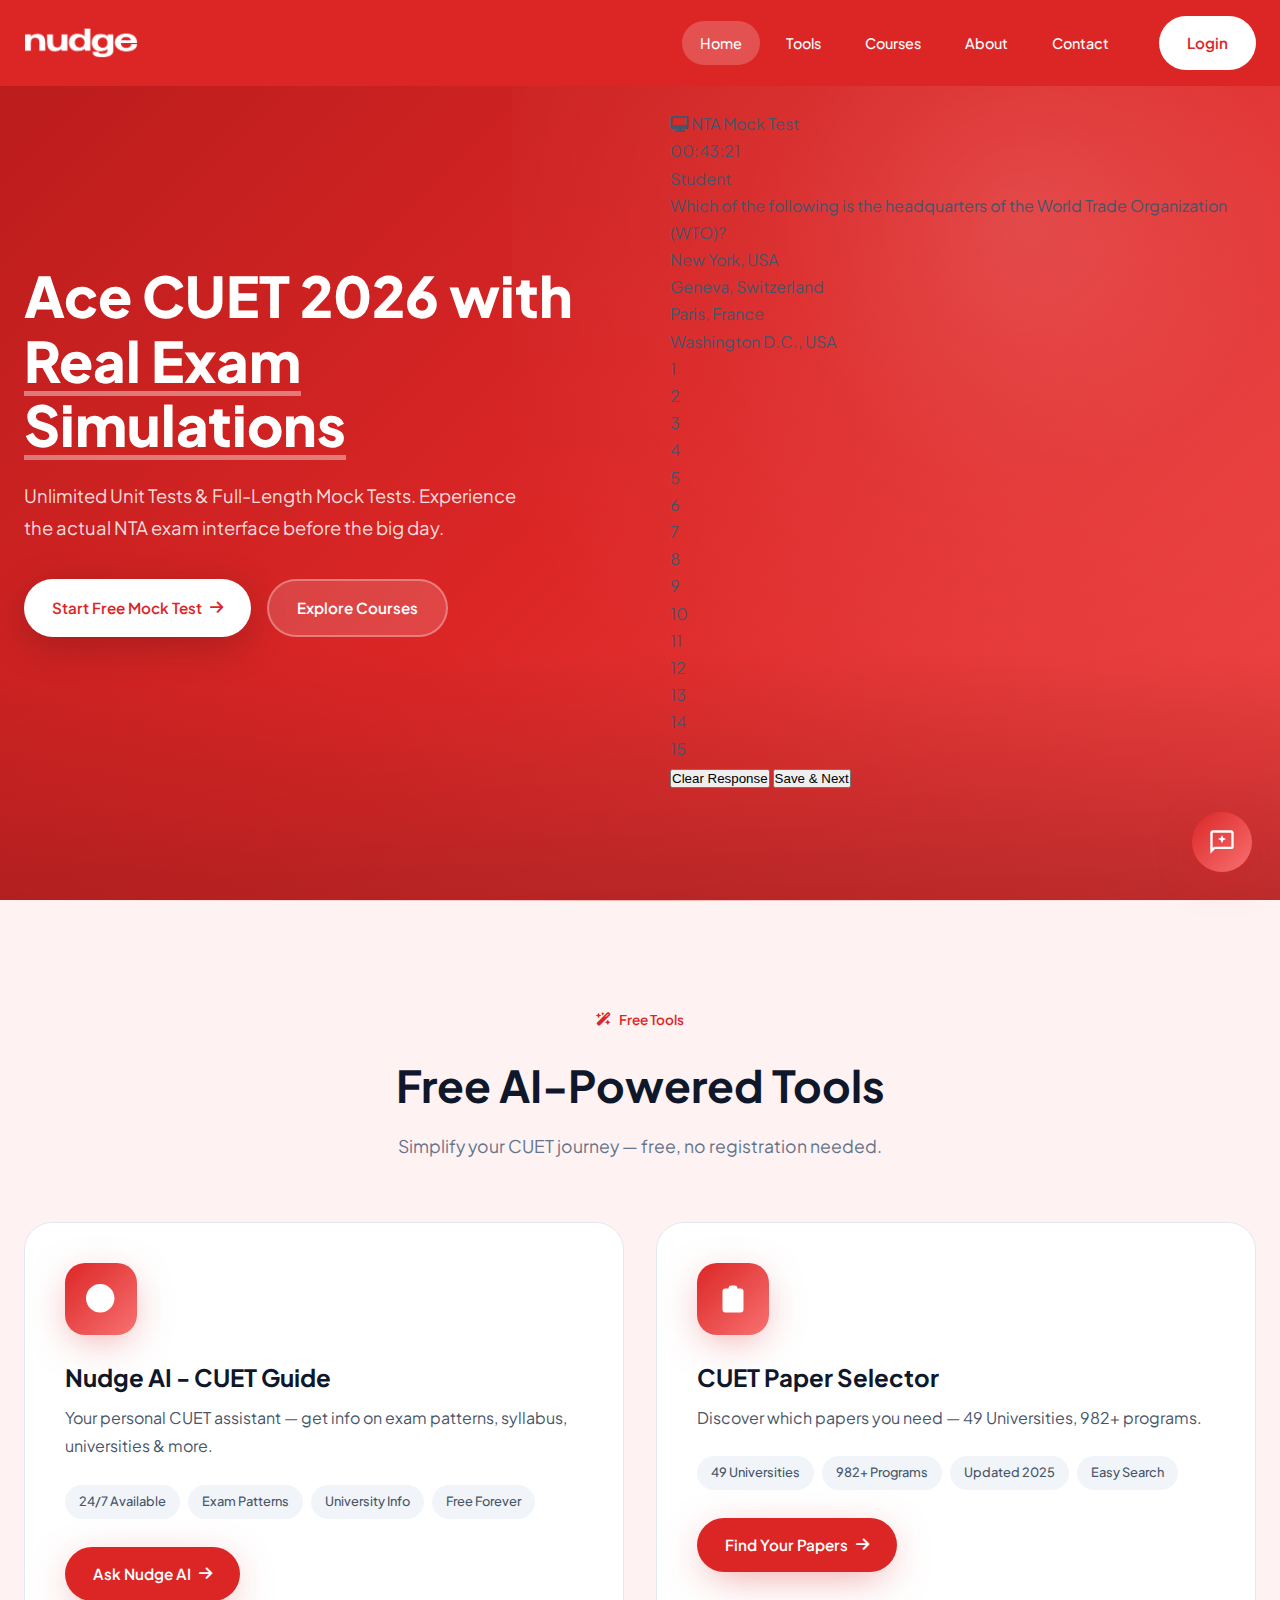
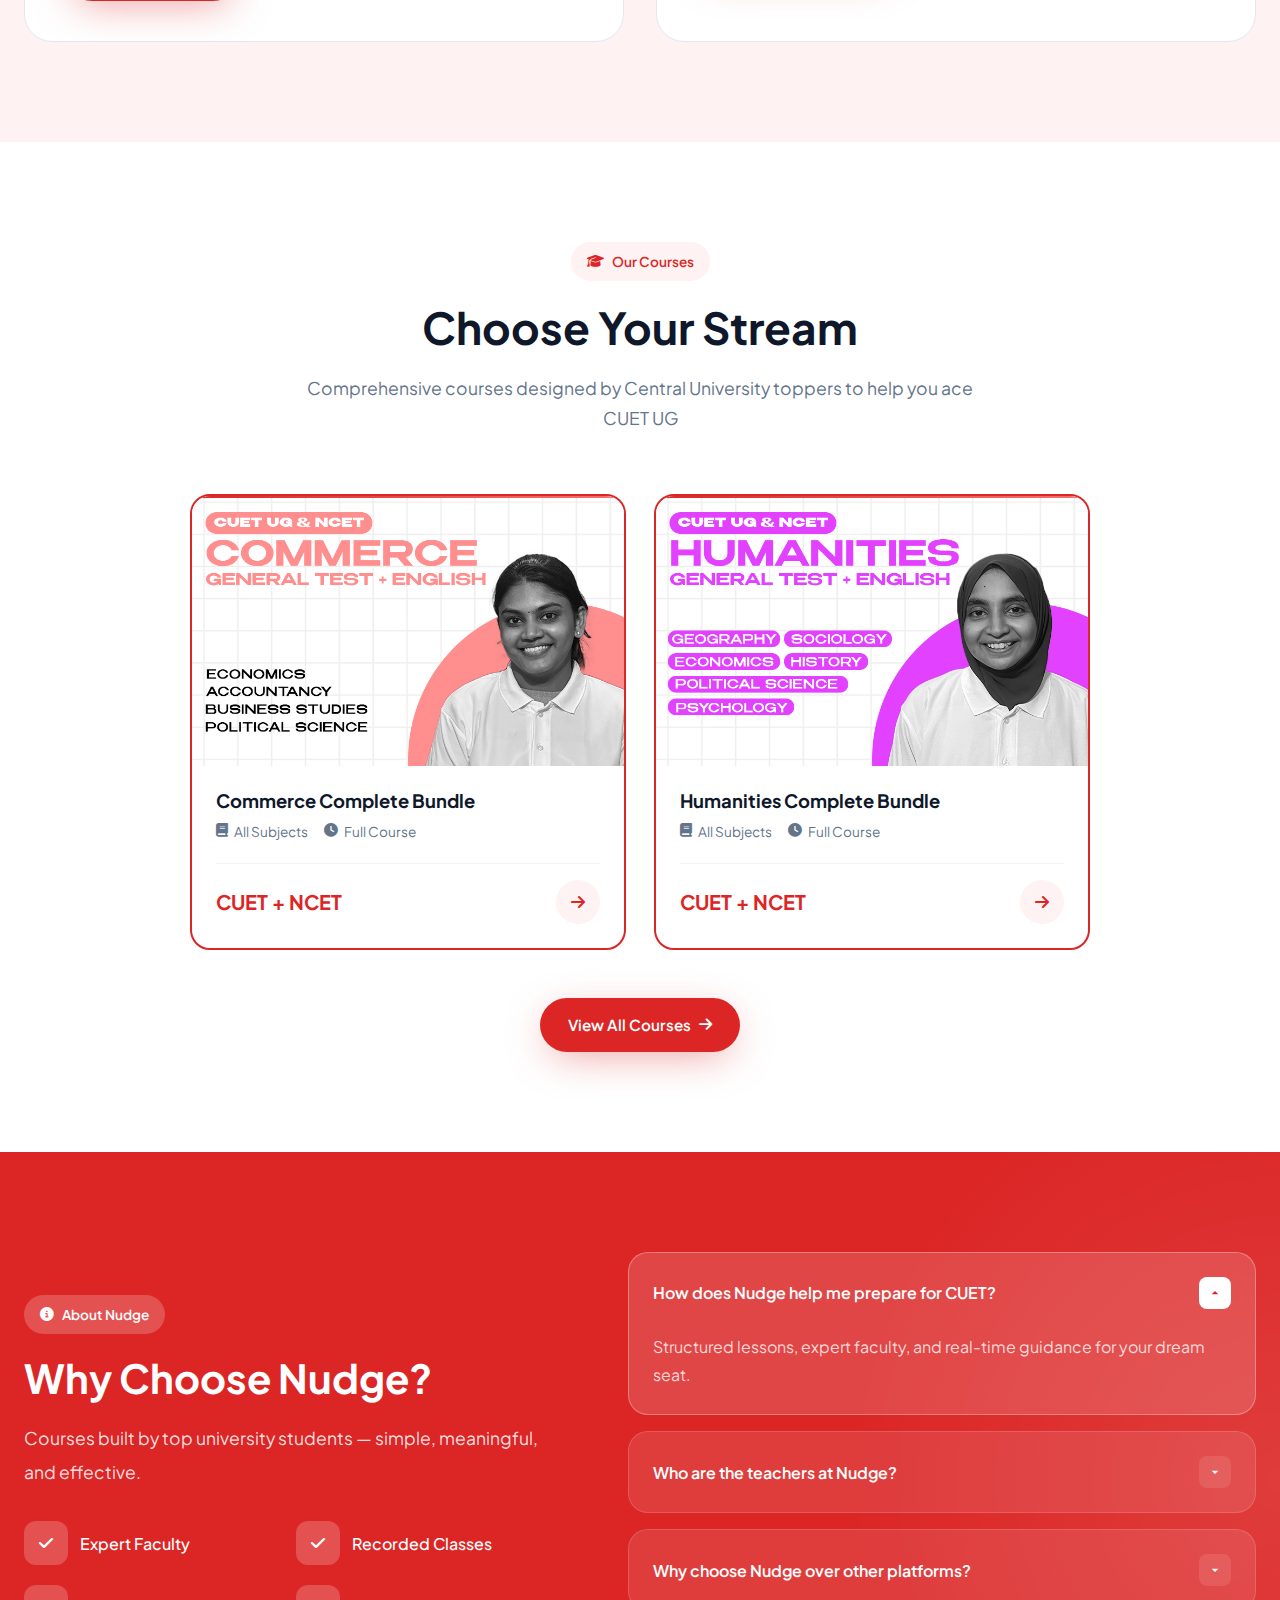
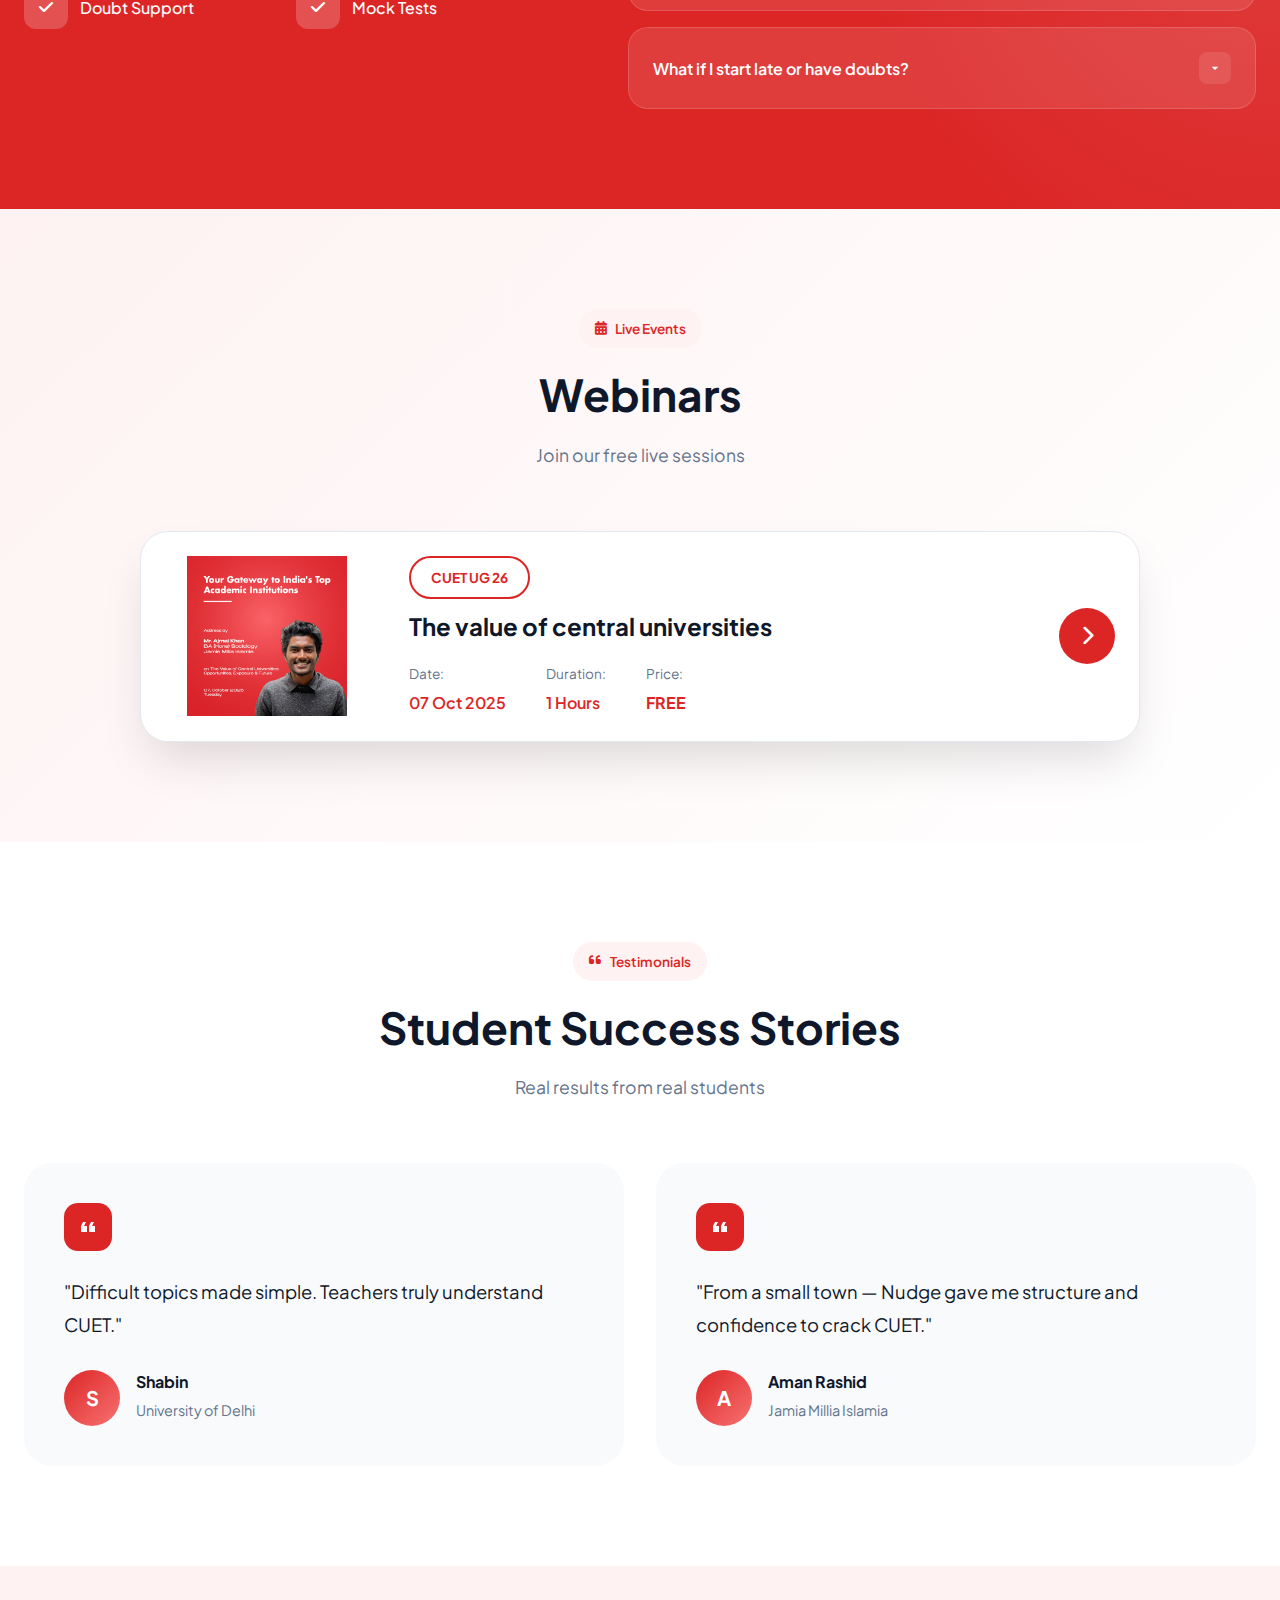
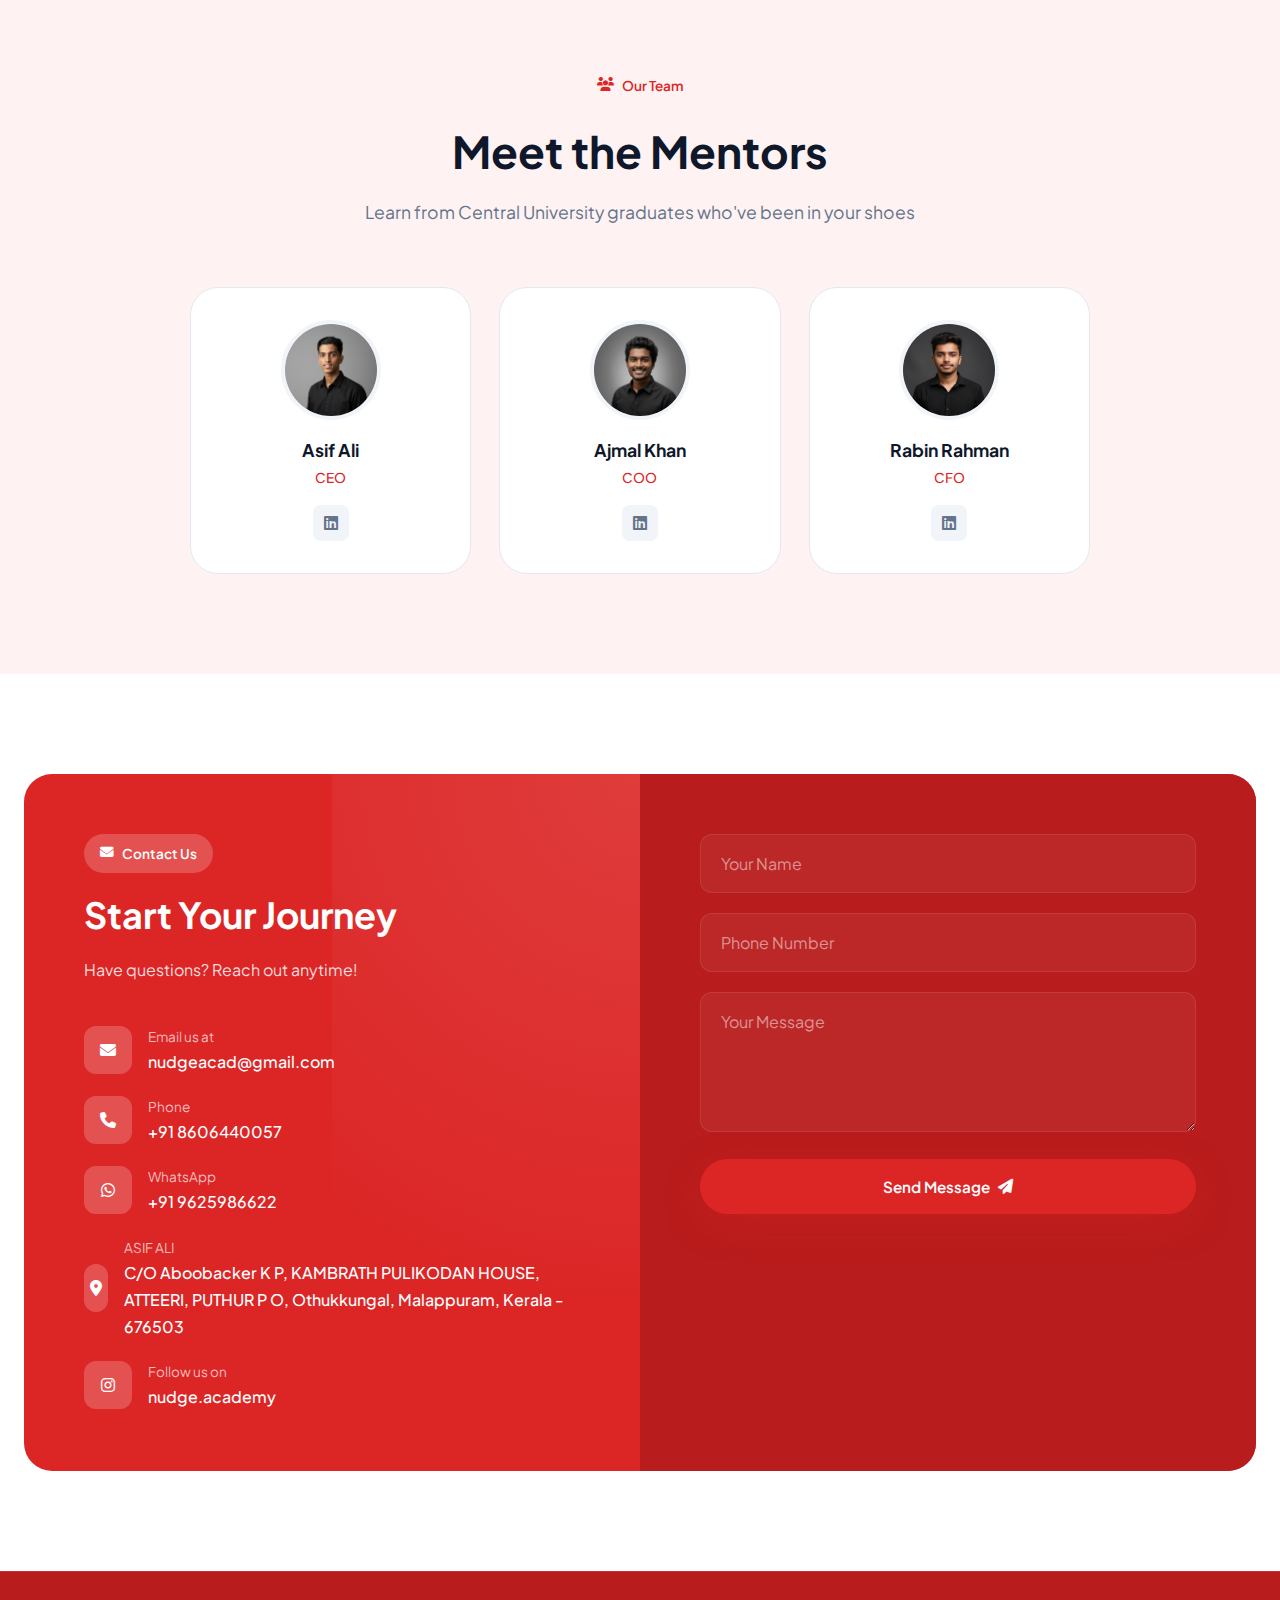
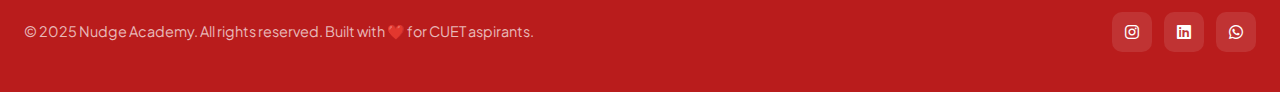
<file: index.html>
<!DOCTYPE html>
<html lang="en">

<head>
  <meta charset="UTF-8">
  <meta name="viewport" content="width=device-width, initial-scale=1.0">
  <title>Nudge Academy - CUET UG Preparation | Reach Central Universities</title>
  <meta name="description"
    content="Expert-led CUET UG preparation with structured lessons, AI doubt solving, and personalized guidance. Join 1000+ students preparing for top Central Universities.">
  <link rel="icon" type="image/png" href="assets/images/favicon.png">

  <!-- Fonts -->
  <link rel="preconnect" href="https://fonts.googleapis.com">
  <link rel="preconnect" href="https://fonts.gstatic.com" crossorigin>
  <link href="https://fonts.googleapis.com/css2?family=Plus+Jakarta+Sans:wght@400;500;600;700;800&display=swap"
    rel="stylesheet">

  <!-- Font Awesome -->
  <link rel="stylesheet" href="https://cdnjs.cloudflare.com/ajax/libs/font-awesome/6.4.0/css/all.min.css">

  <!-- Styles -->
  <link rel="stylesheet" href="assets/css/nudge-style.css">
</head>

<body>

  <!-- ==================== HEADER ==================== -->
  <header class="header" id="header">
    <div class="container">
      <div class="header-inner">
        <a href="index.html" class="logo">
          <img src="assets/images/NUDGE LOGO.png" alt="Nudge Academy">
        </a>

        <nav class="nav">
          <div class="nav-links">
            <a href="#top" class="nav-link active">Home</a>
            <a href="#tools" class="nav-link">Tools</a>
            <a href="courses.html" class="nav-link">Courses</a>
            <a href="#about" class="nav-link">About</a>
            <a href="#contact" class="nav-link">Contact</a>
          </div>
          <div class="nav-cta">
            <a href="https://web.classplusapp.com/login?orgCode=wjfzco" class="btn btn-primary">
              Login
            </a>
          </div>
        </nav>

        <div class="menu-toggle">
          <span></span>
        </div>
      </div>
    </div>
  </header>

  <!-- ==================== HERO SECTION ==================== -->
  <section class="hero" id="top">

    <div class="container">
      <div class="hero-grid">
        <div class="hero-content">
          <h1 class="hero-title-mock">Ace CUET 2026 with <br><span class="highlight">Real Exam Simulations</span></h1>

          <p>Unlimited Unit Tests & Full-Length Mock Tests. Experience the actual NTA exam interface before the big day.
          </p>

          <div class="hero-buttons">
            <a href="https://test.nudge.academy" class="btn btn-primary">
              Start Free Mock Test <i class="fas fa-arrow-right"></i>
            </a>
            <a href="#courses" class="btn btn-white">
              Explore Courses
            </a>
          </div>


        </div>

        <div class="hero-visual">
          <!-- Mock Test Interface Visual -->
          <a href="https://test.nudge.academy" style="text-decoration: none; display: block;">
            <div class="mock-interface-container">


              <!-- Mock Header -->
              <div class="mock-header">
                <div class="mock-logo">
                  <i class="fas fa-desktop"></i> NTA Mock Test
                </div>
                <div class="mock-timer">00:43:21</div>
                <div class="mock-user-info">
                  <span>Student</span>
                  <div class="mock-user-img"></div>
                </div>
              </div>

              <!-- Mock Body -->
              <div class="mock-body">
                <div class="mock-question-area">

                  <div class="mock-q-text">
                    Which of the following is the headquarters of the World Trade Organization (WTO)?
                  </div>
                  <div class="mock-options">
                    <div class="mock-option">
                      <div class="mock-radio"></div>
                      <span>New York, USA</span>
                    </div>
                    <div class="mock-option selected">
                      <div class="mock-radio"></div>
                      <span>Geneva, Switzerland</span>
                    </div>
                    <div class="mock-option">
                      <div class="mock-radio"></div>
                      <span>Paris, France</span>
                    </div>
                    <div class="mock-option">
                      <div class="mock-radio"></div>
                      <span>Washington D.C., USA</span>
                    </div>
                  </div>
                </div>

                <div class="mock-palette-area">
                  <div class="mock-palette-grid">
                    <div class="mock-palette-btn mock-btn-answered">1</div>
                    <div class="mock-palette-btn mock-btn-answered">2</div>
                    <div class="mock-palette-btn mock-btn-not-visited">3</div>
                    <div class="mock-palette-btn mock-btn-review">4</div>
                    <div class="mock-palette-btn mock-btn-answered">5</div>
                    <div class="mock-palette-btn mock-btn-answered">6</div>
                    <div class="mock-palette-btn mock-btn-not-visited">7</div>
                    <div class="mock-palette-btn mock-btn-answered">8</div>
                    <div class="mock-palette-btn mock-btn-review">9</div>
                    <div class="mock-palette-btn mock-btn-answered">10</div>
                    <div class="mock-palette-btn mock-btn-answered">11</div>
                    <div class="mock-palette-btn mock-btn-not-visited">12</div>
                    <div class="mock-palette-btn mock-btn-answered">13</div>
                    <div class="mock-palette-btn mock-btn-current">14</div>
                    <div class="mock-palette-btn mock-btn-not-visited">15</div>
                  </div>
                </div>
              </div>

              <!-- Mock Footer -->
              <div class="mock-footer">
                <button class="mock-btn-action mock-btn-clear">Clear Response</button>
                <button class="mock-btn-action mock-btn-save">Save & Next</button>
              </div>
            </div>
          </a>
        </div>
      </div>
    </div>
  </section>

  <!-- ==================== TOOLS SECTION ==================== -->
  <section class="section tools-section" id="tools">
    <div class="container">
      <div class="section-header">
        <span class="section-tag">
          <i class="fas fa-wand-magic-sparkles"></i> Free Tools
        </span>
        <h2 class="section-title">Free AI-Powered Tools</h2>
        <p class="section-desc">Simplify your CUET journey — free, no registration needed.</p>
      </div>

      <div class="tools-grid">
        <!-- AI Doubt Solver -->
        <div class="tool-card">
          <div class="tool-icon">
            <svg viewBox="0 0 24 24">
              <path
                d="M21 11.5C21 16.75 16.75 21 11.5 21C6.25 21 2 16.75 2 11.5C2 6.25 6.25 2 11.5 2M21 11.5C21 6.25 16.75 2 11.5 2M21 3L11.5 12.5M11.5 12.5V7.5M11.5 12.5H16.5" />
            </svg>
          </div>
          <h3>Nudge AI - CUET Guide</h3>
          <p>Your personal CUET assistant — get info on exam patterns, syllabus, universities & more.</p>
          <div class="tool-features">
            <span class="tool-feature">24/7 Available</span>
            <span class="tool-feature">Exam Patterns</span>
            <span class="tool-feature">University Info</span>
            <span class="tool-feature">Free Forever</span>
          </div>
          <a href="https://ai.nudge.academy/" target="_blank" class="btn btn-primary">
            Ask Nudge AI <i class="fas fa-arrow-right"></i>
          </a>
        </div>

        <!-- Paper Selector -->
        <div class="tool-card">
          <div class="tool-icon">
            <svg viewBox="0 0 24 24">
              <path
                d="M9 5H7A2 2 0 0 0 5 7V19A2 2 0 0 0 7 21H17A2 2 0 0 0 19 19V7A2 2 0 0 0 17 5H15M9 5A2 2 0 0 0 11 7H13A2 2 0 0 0 15 5M9 5A2 2 0 0 1 11 3H13A2 2 0 0 1 15 5M12 11H9M12 15H9M15 11H15.01M15 15H15.01" />
            </svg>
          </div>
          <h3>CUET Paper Selector</h3>
          <p>Discover which papers you need — 49 Universities, 982+ programs.</p>
          <div class="tool-features">
            <span class="tool-feature">49 Universities</span>
            <span class="tool-feature">982+ Programs</span>
            <span class="tool-feature">Updated 2025</span>
            <span class="tool-feature">Easy Search</span>
          </div>
          <a href="cuet-paper-selector/index.html" target="_blank" class="btn btn-primary">
            Find Your Papers <i class="fas fa-arrow-right"></i>
          </a>
        </div>
      </div>
    </div>
  </section>

  <!-- ==================== COURSES SECTION ==================== -->
  <section class="section courses-section" id="courses">
    <div class="container">
      <div class="section-header">
        <span class="section-tag">
          <i class="fas fa-graduation-cap"></i> Our Courses
        </span>
        <h2 class="section-title">Choose Your Stream</h2>
        <p class="section-desc">Comprehensive courses designed by Central University toppers to help you ace CUET UG</p>
      </div>

      <div class="courses-grid featured-courses">
        <!-- Commerce Bundle -->
        <a href="https://classplusapp.com/w/nudge-academy-wjfzco/courses/710774" class="course-card featured">
          <div class="course-image">
            <img src="assets/images/CUET UG, NCET COMMERCE THUMBNAIL.png" alt="Commerce Course">
          </div>
          <div class="course-content">
            <h3 class="course-title">Commerce Complete Bundle</h3>
            <div class="course-meta">
              <span><i class="fas fa-book"></i> All Subjects</span>
              <span><i class="fas fa-clock"></i> Full Course</span>
            </div>
            <div class="course-footer">
              <span class="course-price">CUET + NCET</span>
              <span class="course-link"><i class="fas fa-arrow-right"></i></span>
            </div>
          </div>
        </a>

        <!-- Humanities Bundle -->
        <a href="https://classplusapp.com/w/nudge-academy-wjfzco/courses/710157" class="course-card featured">
          <div class="course-image">
            <img src="assets/images/CUET UG, NCET HUMANITIES THUMBNAIL.png" alt="Humanities Course">
          </div>
          <div class="course-content">
            <h3 class="course-title">Humanities Complete Bundle</h3>
            <div class="course-meta">
              <span><i class="fas fa-book"></i> All Subjects</span>
              <span><i class="fas fa-clock"></i> Full Course</span>
            </div>
            <div class="course-footer">
              <span class="course-price">CUET + NCET</span>
              <span class="course-link"><i class="fas fa-arrow-right"></i></span>
            </div>
          </div>
        </a>
      </div>

      <div class="courses-cta">
        <a href="courses.html" class="btn btn-primary">
          View All Courses <i class="fas fa-arrow-right"></i>
        </a>
      </div>
    </div>
  </section>

  <!-- ==================== ABOUT SECTION ==================== -->
  <section class="section about-section" id="about">
    <div class="container">
      <div class="about-grid">
        <div class="about-content">
          <span class="section-tag">
            <i class="fas fa-info-circle"></i> About Nudge
          </span>
          <h2 class="section-title">Why Choose Nudge?</h2>
          <p>Courses built by top university students — simple, meaningful, and effective.</p>

          <div class="about-features">
            <div class="about-feature">
              <span class="about-feature-icon"><i class="fas fa-check"></i></span>
              <span>Expert Faculty</span>
            </div>
            <div class="about-feature">
              <span class="about-feature-icon"><i class="fas fa-check"></i></span>
              <span>Recorded Classes</span>
            </div>
            <div class="about-feature">
              <span class="about-feature-icon"><i class="fas fa-check"></i></span>
              <span>Doubt Support</span>
            </div>
            <div class="about-feature">
              <span class="about-feature-icon"><i class="fas fa-check"></i></span>
              <span>Mock Tests</span>
            </div>
          </div>
        </div>

        <div class="accordion">
          <div class="accordion-item active">
            <button class="accordion-header">
              <span>How does Nudge help me prepare for CUET?</span>
              <span class="accordion-icon">
                <svg viewBox="0 0 24 24">
                  <path d="M7 10L12 15L17 10H7Z" />
                </svg>
              </span>
            </button>
            <div class="accordion-body">
              <div class="accordion-body-inner">
                Structured lessons, expert faculty, and real-time guidance for your dream seat.
              </div>
            </div>
          </div>

          <div class="accordion-item">
            <button class="accordion-header">
              <span>Who are the teachers at Nudge?</span>
              <span class="accordion-icon">
                <svg viewBox="0 0 24 24">
                  <path d="M7 10L12 15L17 10H7Z" />
                </svg>
              </span>
            </button>
            <div class="accordion-body">
              <div class="accordion-body-inner">
                Graduates and toppers from India's top central universities.
              </div>
            </div>
          </div>

          <div class="accordion-item">
            <button class="accordion-header">
              <span>Why choose Nudge over other platforms?</span>
              <span class="accordion-icon">
                <svg viewBox="0 0 24 24">
                  <path d="M7 10L12 15L17 10H7Z" />
                </svg>
              </span>
            </button>
            <div class="accordion-body">
              <div class="accordion-body-inner">
                Results over registrations — every session brings you closer to your dream.
              </div>
            </div>
          </div>

          <div class="accordion-item">
            <button class="accordion-header">
              <span>What if I start late or have doubts?</span>
              <span class="accordion-icon">
                <svg viewBox="0 0 24 24">
                  <path d="M7 10L12 15L17 10H7Z" />
                </svg>
              </span>
            </button>
            <div class="accordion-body">
              <div class="accordion-body-inner">
                All classes recorded + personal mentor support. Never left behind!
              </div>
            </div>
          </div>
        </div>
      </div>
    </div>
  </section>

  <!-- ==================== EVENTS SECTION ==================== -->
  <section class="section events-section" id="events">
    <div class="container">
      <div class="section-header">
        <span class="section-tag">
          <i class="fas fa-calendar-alt"></i> Live Events
        </span>
        <h2 class="section-title">Webinars</h2>
        <p class="section-desc">Join our free live sessions</p>
      </div>

      <div class="events-grid">
        <a href="https://chat.whatsapp.com/LFa9uNOkXsT4VavhHxNWHa" class="event-card-redesign">
          <div class="event-card-left">
            <img src="assets/images/EVENT 1.jpg" alt="Event">
          </div>
          <div class="event-card-right">
            <span class="event-tag">CUET UG 26</span>
            <h3 class="event-title">The value of central universities</h3>
            <div class="event-meta">
              <div class="event-meta-item">
                <span class="event-meta-label">Date:</span>
                <span class="event-meta-value">07 Oct 2025</span>
              </div>
              <div class="event-meta-item">
                <span class="event-meta-label">Duration:</span>
                <span class="event-meta-value">1 Hours</span>
              </div>
              <div class="event-meta-item">
                <span class="event-meta-label">Price:</span>
                <span class="event-meta-value event-free">FREE</span>
              </div>
            </div>
          </div>
          <div class="event-arrow">
            <i class="fas fa-chevron-right"></i>
          </div>
        </a>
      </div>
    </div>
  </section>

  <!-- ==================== TESTIMONIALS ==================== -->
  <section class="section testimonials-section">
    <div class="container">
      <div class="section-header">
        <span class="section-tag">
          <i class="fas fa-quote-left"></i> Testimonials
        </span>
        <h2 class="section-title">Student Success Stories</h2>
        <p class="section-desc">Real results from real students</p>
      </div>

      <div class="testimonials-grid">
        <div class="testimonial-card">
          <div class="testimonial-quote-icon">
            <svg viewBox="0 0 24 24">
              <path d="M10 7L8 11H11V17H5V11L7 7H10M18 7L16 11H19V17H13V11L15 7H18Z" />
            </svg>
          </div>
          <p class="testimonial-text">"Difficult topics made simple. Teachers truly understand CUET."</p>
          <div class="testimonial-author">
            <div class="testimonial-avatar">S</div>
            <div class="testimonial-info">
              <h4>Shabin</h4>
              <span>University of Delhi</span>
            </div>
          </div>
        </div>

        <div class="testimonial-card">
          <div class="testimonial-quote-icon">
            <svg viewBox="0 0 24 24">
              <path d="M10 7L8 11H11V17H5V11L7 7H10M18 7L16 11H19V17H13V11L15 7H18Z" />
            </svg>
          </div>
          <p class="testimonial-text">"From a small town — Nudge gave me structure and confidence to crack CUET."</p>
          <div class="testimonial-author">
            <div class="testimonial-avatar">A</div>
            <div class="testimonial-info">
              <h4>Aman Rashid</h4>
              <span>Jamia Millia Islamia</span>
            </div>
          </div>
        </div>
      </div>
    </div>
  </section>

  <!-- ==================== TEAM SECTION ==================== -->
  <section class="section team-section">
    <div class="container">
      <div class="section-header">
        <span class="section-tag">
          <i class="fas fa-users"></i> Our Team
        </span>
        <h2 class="section-title">Meet the Mentors</h2>
        <p class="section-desc">Learn from Central University graduates who've been in your shoes</p>
      </div>

      <div class="team-grid">
        <div class="team-card">
          <div class="team-avatar">
            <img src="assets/images/ASIF ALI NUDGE ACADEMY.jpg" alt="Asif Ali">
          </div>
          <h4 class="team-name">Asif Ali</h4>
          <p class="team-role">CEO</p>
          <div class="team-social">
            <a href="https://www.linkedin.com/in/asifali2005/" target="_blank">
              <i class="fab fa-linkedin"></i>
            </a>
          </div>
        </div>

        <div class="team-card">
          <div class="team-avatar">
            <img src="assets/images/AJMALKHAN.jpg" alt="Ajmal Khan">
          </div>
          <h4 class="team-name">Ajmal Khan</h4>
          <p class="team-role">COO</p>
          <div class="team-social">
            <a href="https://www.linkedin.com/in/ajmal-khan-073aa82b8/" target="_blank">
              <i class="fab fa-linkedin"></i>
            </a>
          </div>
        </div>

        <div class="team-card">
          <div class="team-avatar">
            <img src="assets/images/Rabin Rahiman nudge academy CFO.png" alt="Rabin Rahman">
          </div>
          <h4 class="team-name">Rabin Rahman</h4>
          <p class="team-role">CFO</p>
          <div class="team-social">
            <a href="https://www.linkedin.com/in/rabin-rahiman-813878227/" target="_blank">
              <i class="fab fa-linkedin"></i>
            </a>
          </div>
        </div>
      </div>
    </div>
  </section>

  <!-- ==================== CONTACT SECTION ==================== -->
  <section class="section contact-section" id="contact">
    <div class="container">
      <div class="contact-wrapper">
        <div class="contact-grid">
          <div class="contact-info">
            <span class="section-tag">
              <i class="fas fa-envelope"></i> Contact Us
            </span>
            <h2>Start Your Journey</h2>
            <p>Have questions? Reach out anytime!</p>

            <div class="contact-details">
              <div class="contact-item">
                <span class="contact-item-icon"><i class="fas fa-envelope"></i></span>
                <div class="contact-item-text">
                  <span>Email us at</span>
                  <strong>nudgeacad@gmail.com</strong>
                </div>
              </div>
              <div class="contact-item">
                <span class="contact-item-icon"><i class="fas fa-phone"></i></span>
                <div class="contact-item-text">
                  <span>Phone</span>
                  <strong>+91 8606440057</strong>
                </div>
              </div>
              <div class="contact-item">
                <span class="contact-item-icon"><i class="fab fa-whatsapp"></i></span>
                <div class="contact-item-text">
                  <span>WhatsApp</span>
                  <strong>+91 9625986622</strong>
                </div>
              </div>
              <div class="contact-item">
                <span class="contact-item-icon"><i class="fas fa-map-marker-alt"></i></span>
                <div class="contact-item-text">
                  <span>ASIF ALI</span>
                  <strong>C/O Aboobacker K P, KAMBRATH PULIKODAN HOUSE, ATTEERI, PUTHUR P O, Othukkungal, Malappuram, Kerala - 676503</strong>
                </div>
              </div>
              <div class="contact-item">
                <span class="contact-item-icon"><i class="fab fa-instagram"></i></span>
                <div class="contact-item-text">
                  <span>Follow us on</span>
                  <strong>nudge.academy</strong>
                </div>
              </div>
            </div>
          </div>

          <div class="contact-form-wrapper">
            <form class="contact-form" action="https://formsubmit.co/nudgeacad@gmail.com" method="POST">
              <div class="form-group">
                <input type="text" name="name" class="form-input" placeholder="Your Name" required>
              </div>
              <div class="form-group">
                <input type="tel" name="phone" class="form-input" placeholder="Phone Number" required>
              </div>
              <div class="form-group">
                <textarea name="message" class="form-input" placeholder="Your Message"></textarea>
              </div>
              <button type="submit" class="btn btn-primary">
                Send Message <i class="fas fa-paper-plane"></i>
              </button>
            </form>
          </div>
        </div>
      </div>
    </div>
  </section>

  <!-- ==================== FOOTER ==================== -->
  <footer class="footer">
    <div class="container">
      <div class="footer-content">
        <p>© 2025 Nudge Academy. All rights reserved. Built with ❤️ for CUET aspirants.</p>
        <div class="footer-social">
          <a href="https://www.instagram.com/nudge.academy/" target="_blank"><i class="fab fa-instagram"></i></a>
          <a href="https://www.linkedin.com/company/nudge-academy/" target="_blank"><i class="fab fa-linkedin"></i></a>
          <a href="https://chat.whatsapp.com/LFa9uNOkXsT4VavhHxNWHa" target="_blank"><i class="fab fa-whatsapp"></i></a>
        </div>
      </div>
    </div>
  </footer>

  <!-- ==================== AI CHAT BUBBLE ==================== -->
  <div class="ai-bubble">
    <span class="ai-bubble-text">Ask Nudge AI ✨</span>
    <a href="https://ai.nudge.academy/" target="_blank" class="ai-bubble-btn" title="AI CUET Guide">
      <svg viewBox="0 0 24 24">
        <path d="M20 2H4c-1.1 0-2 .9-2 2v18l4-4h14c1.1 0 2-.9 2-2V4c0-1.1-.9-2-2-2zm0 14H5.17L4 17.17V4h16v12z" />
        <path d="M12 6l1.09 2.41L15.5 9.5l-2.41 1.09L12 13l-1.09-2.41L8.5 9.5l2.41-1.09z" />
      </svg>
    </a>
  </div>

  <!-- ==================== SCRIPTS ==================== -->
  <script>
    // Header scroll effect
    const header = document.getElementById('header');
    window.addEventListener('scroll', () => {
      if (window.scrollY > 100) {
        header.classList.add('scrolled');
      } else {
        header.classList.remove('scrolled');
      }
    });

    // Mobile menu toggle
    const menuToggle = document.querySelector('.menu-toggle');
    const nav = document.querySelector('.nav');

    menuToggle.addEventListener('click', () => {
      menuToggle.classList.toggle('active');
      nav.classList.toggle('active');
    });

    // Close menu when clicking a nav link
    document.querySelectorAll('.nav-link').forEach(link => {
      link.addEventListener('click', () => {
        menuToggle.classList.remove('active');
        nav.classList.remove('active');
      });
    });

    // Accordion functionality
    document.querySelectorAll('.accordion-header').forEach(button => {
      button.addEventListener('click', () => {
        const item = button.parentElement;
        const isActive = item.classList.contains('active');

        // Close all items
        document.querySelectorAll('.accordion-item').forEach(i => {
          i.classList.remove('active');
        });

        // Open clicked item if it wasn't active
        if (!isActive) {
          item.classList.add('active');
        }
      });
    });

    // Smooth scroll for navigation
    document.querySelectorAll('a[href^="#"]').forEach(anchor => {
      anchor.addEventListener('click', function (e) {
        e.preventDefault();
        const target = document.querySelector(this.getAttribute('href'));
        if (target) {
          const headerOffset = 80;
          const elementPosition = target.getBoundingClientRect().top;
          const offsetPosition = elementPosition + window.pageYOffset - headerOffset;

          window.scrollTo({
            top: offsetPosition,
            behavior: 'smooth'
          });
        }
      });
    });

    // Course tabs (simple toggle)
    document.querySelectorAll('.courses-tab').forEach(tab => {
      tab.addEventListener('click', () => {
        document.querySelectorAll('.courses-tab').forEach(t => t.classList.remove('active'));
        tab.classList.add('active');
      });
    });
  </script>

</body>

</html>
</file>
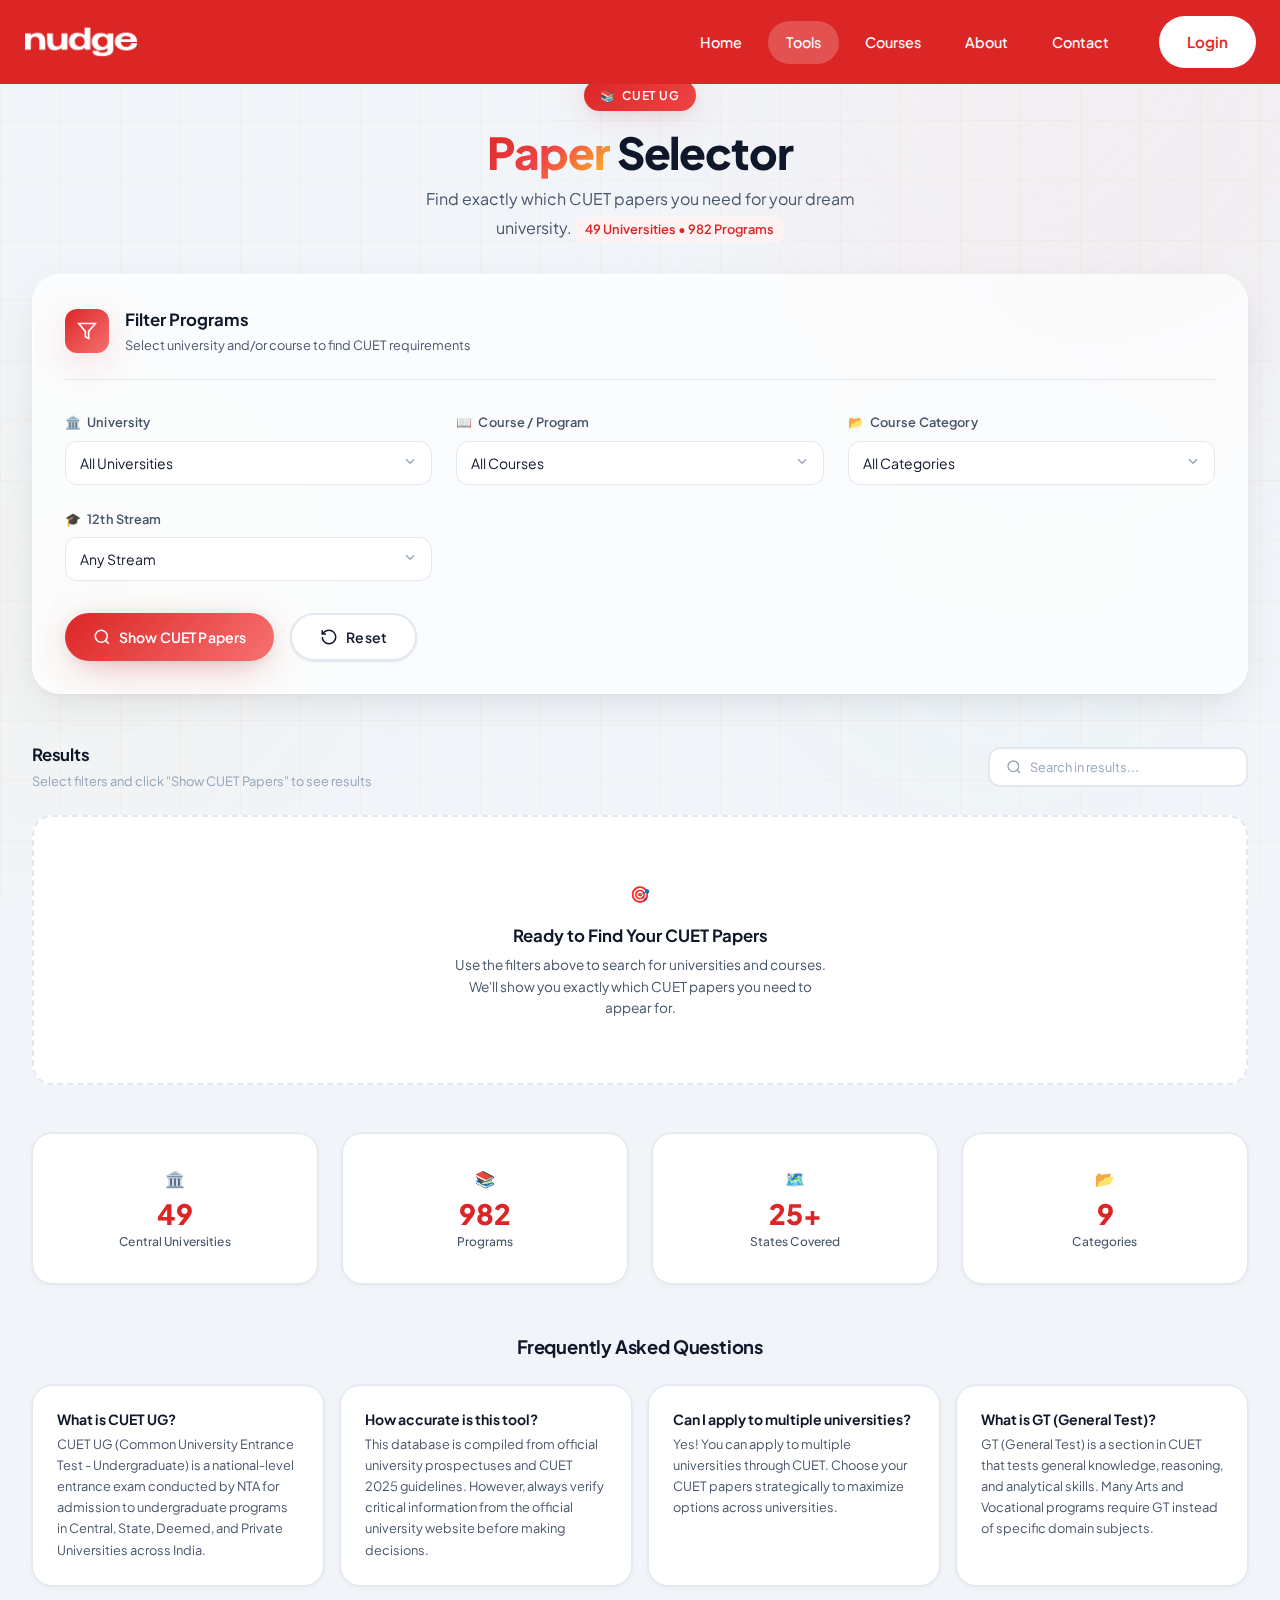
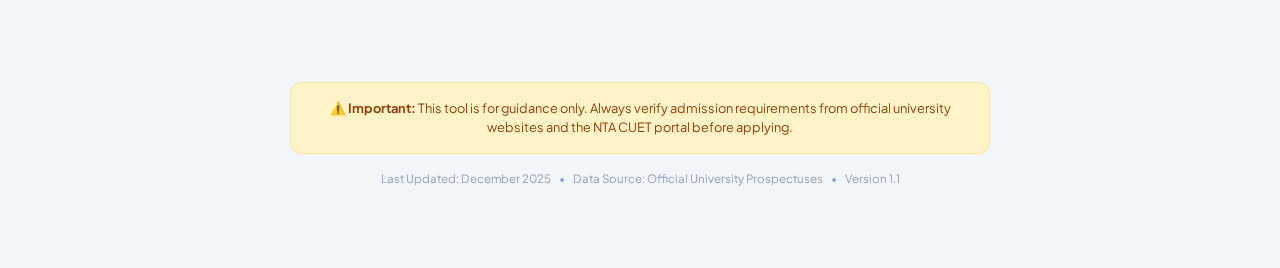
<file: cuet-paper-selector/index.html>
<!DOCTYPE html>
<html lang="en" dir="ltr" prefix="og: https://ogp.me/ns#">

<head>
    <meta charset="UTF-8">
    <meta name="viewport" content="width=device-width, initial-scale=1.0">

    <!-- Primary Meta Tags -->
    <title>CUET UG Paper Selector | Find Your Required CUET Subjects</title>
    <meta name="title" content="CUET UG Paper Selector 2025 | Find Required CUET Papers for Central Universities">
    <meta name="description"
        content="Select your preferred university and course to instantly know which CUET papers to choose. Covers 49 Central Universities and 982+ courses.">
    <meta name="keywords"
        content="CUET UG 2025, CUET paper selector, CUET subject selection, CUET domain subjects, which CUET papers to choose, CUET university requirements, Central University admission, CUET exam papers, CUET course requirements, NTA CUET, CUET language paper, CUET general test, CUET GT, Delhi University CUET, BHU CUET, JNU CUET, CUET eligibility, CUET 2025 papers, how to select CUET papers, best CUET paper combination, CUET subject combination for BA, CUET papers for BSc, CUET papers for BCom, CUET admission guide">
    <meta name="author" content="Nudge Academy">
    <meta name="robots" content="index, follow, max-image-preview:large, max-snippet:-1, max-video-preview:-1">
    <meta name="googlebot" content="index, follow">
    <meta name="bingbot" content="index, follow">
    <meta name="revisit-after" content="7 days">
    <meta name="rating" content="general">
    <meta name="distribution" content="global">
    <meta name="language" content="English">
    <meta name="geo.region" content="IN">
    <meta name="geo.placename" content="India">
    <meta name="target" content="all">
    <meta name="audience" content="all">
    <meta name="coverage" content="Worldwide">
    <meta name="theme-color" content="#6366f1">
    <meta name="msapplication-TileColor" content="#6366f1">
    <meta name="mobile-web-app-capable" content="yes">
    <meta name="apple-mobile-web-app-capable" content="yes">
    <meta name="apple-mobile-web-app-status-bar-style" content="default">
    <meta name="apple-mobile-web-app-title" content="CUET Paper Selector">
    <meta name="application-name" content="CUET UG Paper Selector">
    <meta name="format-detection" content="telephone=no">

    <!-- Canonical URL - Update this to your actual URL -->
    <link rel="canonical" href="https://www.nudge.academy/cuet-paper-selector/">

    <!-- Open Graph / Facebook -->
    <meta property="og:type" content="website">
    <meta property="og:url" content="https://www.nudge.academy/cuet-paper-selector/">
    <meta property="og:title"
        content="CUET UG Paper Selector 2025 | Find Required CUET Papers for 49 Central Universities">
    <meta property="og:description"
        content="Free tool to find exactly which CUET papers you need for admission to Central Universities. Covers 49 universities, 982+ courses. Updated for CUET 2025.">
    <meta property="og:image" content="https://www.nudge.academy/cuet-paper-selector/og-image.png">
    <meta property="og:image:width" content="1200">
    <meta property="og:image:height" content="630">
    <meta property="og:image:alt" content="CUET UG Paper Selector Tool - Find your required CUET subjects">
    <meta property="og:site_name" content="Nudge Academy">
    <meta property="og:locale" content="en_IN">

    <!-- Twitter Card -->
    <meta name="twitter:card" content="summary_large_image">
    <meta name="twitter:url" content="https://www.nudge.academy/cuet-paper-selector/">
    <meta name="twitter:title" content="CUET UG Paper Selector 2025 | Find Required CUET Papers">
    <meta name="twitter:description"
        content="Free tool to find exactly which CUET papers you need. Covers 49 Central Universities and 982+ courses. Updated for CUET 2025.">
    <meta name="twitter:image" content="https://www.nudge.academy/cuet-paper-selector/twitter-image.png">
    <meta name="twitter:image:alt" content="CUET UG Paper Selector Tool">
    <meta name="twitter:site" content="@NudgeAcademy">
    <meta name="twitter:creator" content="@NudgeAcademy">

    <!-- Schema.org Structured Data - WebApplication -->
    <script type="application/ld+json">
    {
        "@context": "https://schema.org",
        "@type": "WebApplication",
        "name": "CUET UG Paper Selector",
        "alternateName": ["CUET Paper Selector", "CUET Subject Selector", "CUET 2025 Paper Finder"],
        "description": "A free online tool to help students find which CUET UG papers they need to appear for based on their preferred university and course. Covers 49 Central Universities and 982+ undergraduate programs.",
        "url": "https://www.nudge.academy/cuet-paper-selector/",
        "applicationCategory": "EducationalApplication",
        "operatingSystem": "Any",
        "browserRequirements": "Requires JavaScript",
        "offers": {
            "@type": "Offer",
            "price": "0",
            "priceCurrency": "INR"
        },
        "author": {
            "@type": "Organization",
            "name": "Nudge Academy",
            "url": "https://www.nudge.academy"
        },
        "publisher": {
            "@type": "Organization",
            "name": "Nudge Academy",
            "url": "https://www.nudge.academy",
            "logo": {
                "@type": "ImageObject",
                "url": "https://www.nudge.academy/logo.png"
            }
        },
        "datePublished": "2024-12-01",
        "dateModified": "2025-12-01",
        "inLanguage": "en",
        "isAccessibleForFree": true,
        "audience": {
            "@type": "EducationalAudience",
            "educationalRole": "student",
            "audienceType": "Students preparing for CUET UG examination"
        },
        "about": [
            {
                "@type": "Thing",
                "name": "CUET UG",
                "description": "Common University Entrance Test for Undergraduate admissions"
            },
            {
                "@type": "Thing",
                "name": "Central University Admissions",
                "description": "Admission process for Central Universities in India"
            }
        ],
        "keywords": "CUET, CUET UG, CUET 2025, CUET papers, CUET subjects, Central University admission, NTA CUET, CUET domain subjects, CUET language paper, CUET general test"
    }
    </script>

    <!-- Schema.org Structured Data - FAQPage -->
    <script type="application/ld+json">
    {
        "@context": "https://schema.org",
        "@type": "FAQPage",
        "mainEntity": [
            {
                "@type": "Question",
                "name": "What is CUET UG?",
                "acceptedAnswer": {
                    "@type": "Answer",
                    "text": "CUET UG (Common University Entrance Test - Undergraduate) is a national-level entrance exam conducted by NTA for admission to undergraduate programs in Central, State, Deemed, and Private Universities across India."
                }
            },
            {
                "@type": "Question",
                "name": "How accurate is this CUET paper selector tool?",
                "acceptedAnswer": {
                    "@type": "Answer",
                    "text": "This database is compiled from official university prospectuses and CUET 2025 guidelines. However, always verify critical information from the official university website before making decisions."
                }
            },
            {
                "@type": "Question",
                "name": "Can I apply to multiple universities through CUET?",
                "acceptedAnswer": {
                    "@type": "Answer",
                    "text": "Yes! You can apply to multiple universities through CUET. Choose your CUET papers strategically to maximize options across universities."
                }
            },
            {
                "@type": "Question",
                "name": "What is GT (General Test) in CUET?",
                "acceptedAnswer": {
                    "@type": "Answer",
                    "text": "GT (General Test) is a section in CUET that tests general knowledge, reasoning, and analytical skills. Many Arts and Vocational programs require GT instead of specific domain subjects."
                }
            },
            {
                "@type": "Question",
                "name": "How many Central Universities accept CUET scores?",
                "acceptedAnswer": {
                    "@type": "Answer",
                    "text": "This tool covers 49 Central Universities across India that accept CUET UG scores for admission to over 982 undergraduate programs."
                }
            },
            {
                "@type": "Question",
                "name": "How do I choose CUET papers for Delhi University?",
                "acceptedAnswer": {
                    "@type": "Answer",
                    "text": "Use the CUET Paper Selector tool to filter by Delhi University and your preferred course. The tool will show you exactly which language papers, domain subjects, and whether General Test is required."
                }
            },
            {
                "@type": "Question",
                "name": "Which CUET papers are required for BA courses?",
                "acceptedAnswer": {
                    "@type": "Answer",
                    "text": "CUET paper requirements for BA courses vary by university. Generally, you need a language paper and domain subjects related to your BA specialization. Use our selector tool to find specific requirements."
                }
            },
            {
                "@type": "Question",
                "name": "Is CUET mandatory for Central University admission?",
                "acceptedAnswer": {
                    "@type": "Answer",
                    "text": "Yes, CUET UG scores are mandatory for admission to most undergraduate programs in Central Universities. Some professional courses may have additional requirements."
                }
            }
        ]
    }
    </script>

    <!-- Schema.org Structured Data - BreadcrumbList -->
    <script type="application/ld+json">
    {
        "@context": "https://schema.org",
        "@type": "BreadcrumbList",
        "itemListElement": [
            {
                "@type": "ListItem",
                "position": 1,
                "name": "Home",
                "item": "https://www.nudge.academy"
            },
            {
                "@type": "ListItem",
                "position": 2,
                "name": "CUET Resources",
                "item": "https://www.nudge.academy/cuet/"
            },
            {
                "@type": "ListItem",
                "position": 3,
                "name": "CUET Paper Selector",
                "item": "https://www.nudge.academy/cuet-paper-selector/"
            }
        ]
    }
    </script>

    <!-- Schema.org Structured Data - Organization -->
    <script type="application/ld+json">
    {
        "@context": "https://schema.org",
        "@type": "Organization",
        "name": "Nudge Academy",
        "url": "https://www.nudge.academy",
        "logo": "https://www.nudge.academy/logo.png",
        "sameAs": [
            "https://www.facebook.com/nudgeacademy",
            "https://www.instagram.com/nudgeacademy",
            "https://www.youtube.com/nudgeacademy",
            "https://twitter.com/NudgeAcademy"
        ],
        "contactPoint": {
            "@type": "ContactPoint",
            "contactType": "customer service",
            "availableLanguage": ["English", "Hindi"]
        }
    }
    </script>

    <!-- Schema.org Structured Data - Dataset -->
    <script type="application/ld+json">
    {
        "@context": "https://schema.org",
        "@type": "Dataset",
        "name": "CUET UG 2025 University Course Requirements Database",
        "description": "Comprehensive database of CUET paper requirements for 982+ courses across 49 Central Universities in India",
        "url": "https://www.nudge.academy/cuet-paper-selector/",
        "keywords": ["CUET", "Central Universities", "Course Requirements", "Admission", "India"],
        "creator": {
            "@type": "Organization",
            "name": "Nudge Academy"
        },
        "temporalCoverage": "2025",
        "spatialCoverage": {
            "@type": "Place",
            "name": "India"
        },
        "variableMeasured": [
            "University Name",
            "Course Name",
            "Required CUET Language Paper",
            "Required CUET Domain Subjects",
            "General Test Requirement",
            "12th Stream Eligibility"
        ]
    }
    </script>

    <!-- Schema.org Structured Data - HowTo -->
    <script type="application/ld+json">
    {
        "@context": "https://schema.org",
        "@type": "HowTo",
        "name": "How to Find Which CUET Papers You Need",
        "description": "Step-by-step guide to using the CUET Paper Selector tool to find required papers for your preferred university and course",
        "step": [
            {
                "@type": "HowToStep",
                "position": 1,
                "name": "Select University",
                "text": "Choose your preferred Central University from the dropdown menu, or leave it as 'All Universities' to see all options"
            },
            {
                "@type": "HowToStep",
                "position": 2,
                "name": "Select Course",
                "text": "Choose your desired course/program from the course dropdown"
            },
            {
                "@type": "HowToStep",
                "position": 3,
                "name": "Filter by Category",
                "text": "Optionally filter by course category like Arts, Science, Commerce, etc."
            },
            {
                "@type": "HowToStep",
                "position": 4,
                "name": "Select 12th Stream",
                "text": "Choose your 12th standard stream to see eligible courses"
            },
            {
                "@type": "HowToStep",
                "position": 5,
                "name": "View Results",
                "text": "Click 'Show CUET Papers' to see the required Language Paper, Domain Subjects, and General Test requirements"
            }
        ],
        "totalTime": "PT2M"
    }
    </script>

    <!-- Google Fonts -->
    <link rel="preconnect" href="https://fonts.googleapis.com">
    <link rel="preconnect" href="https://fonts.gstatic.com" crossorigin>
    <link
        href="https://fonts.googleapis.com/css2?family=Poppins:wght@100;200;300;400;500;600;700;800;900&family=Plus+Jakarta+Sans:wght@400;500;600;700;800&family=JetBrains+Mono:wght@400;500&display=swap"
        rel="stylesheet">

    <!-- DNS Prefetch for Performance -->
    <link rel="dns-prefetch" href="//fonts.googleapis.com">
    <link rel="dns-prefetch" href="//fonts.gstatic.com">

    <!-- Main Stylesheet -->
    <link rel="stylesheet" href="styles.css">
</head>

<body itemscope itemtype="https://schema.org/WebPage">
    <!-- ***** Preloader Start ***** -->
    <div id="js-preloader" class="js-preloader" aria-hidden="true">
        <div class="preloader-inner">
            <span class="dot"></span>
            <div class="dots">
                <span></span>
                <span></span>
                <span></span>
            </div>
        </div>
    </div>
    <!-- ***** Preloader End ***** -->

    <!-- ***** Header Area Start ***** -->
    <header class="header-area" role="banner">
        <div class="header-container">
            <div class="header-inner">
                <a href="https://www.nudge.academy" class="logo" aria-label="Nudge Academy - Go to homepage">
                    <img src="NUDGE LOGO.png" alt="Nudge Academy Logo" width="150" height="50">
                </a>

                <nav class="nav" role="navigation" aria-label="Main navigation">
                    <div class="nav-links">
                        <a href="https://www.nudge.academy" class="nav-link">Home</a>
                        <a href="https://www.nudge.academy#tools" class="nav-link active">Tools</a>
                        <a href="https://www.nudge.academy/courses.html" class="nav-link">Courses</a>
                        <a href="https://www.nudge.academy#about" class="nav-link">About</a>
                        <a href="https://www.nudge.academy#contact" class="nav-link">Contact</a>
                    </div>
                    <div class="nav-cta">
                        <a href="https://web.classplusapp.com/login?orgCode=wjfzco" target="_blank" class="login-btn"
                            rel="noopener noreferrer">
                            Login
                        </a>
                    </div>
                </nav>

                <div class="menu-toggle">
                    <span></span>
                </div>
            </div>
        </div>
    </header>
    <!-- ***** Header Area End ***** -->

    <!-- Decorative background elements -->
    <div class="bg-decoration" aria-hidden="true">
        <div class="bg-circle bg-circle-1"></div>
        <div class="bg-circle bg-circle-2"></div>
        <div class="bg-circle bg-circle-3"></div>
        <div class="bg-grid"></div>
    </div>

    <main class="container" id="top" role="main">
        <!-- Hero Section -->
        <section class="hero-section" aria-labelledby="main-heading">
            <div class="hero-content">
                <div class="header-badge">
                    <span class="badge-icon" aria-hidden="true">📚</span>
                    <span class="badge-text">CUET UG</span>
                </div>
                <h1 class="title" id="main-heading" itemprop="name">
                    <span class="title-accent">Paper</span> Selector
                </h1>
                <p class="subtitle" itemprop="description">
                    Find exactly which CUET papers you need for your dream university.
                    <span class="highlight">49 Universities • 982 Programs</span>
                </p>
            </div>
        </section>

        <!-- Filter Section -->
        <section class="filter-section" id="filter-section" aria-labelledby="filter-heading">
            <div class="filter-card">
                <div class="filter-header">
                    <div class="filter-icon" aria-hidden="true">
                        <svg width="24" height="24" viewBox="0 0 24 24" fill="none" stroke="currentColor"
                            stroke-width="2" aria-hidden="true">
                            <polygon points="22 3 2 3 10 12.46 10 19 14 21 14 12.46 22 3"></polygon>
                        </svg>
                    </div>
                    <div>
                        <h2 class="filter-title" id="filter-heading">Filter Programs</h2>
                        <p class="filter-subtitle">Select university and/or course to find CUET requirements</p>
                    </div>
                </div>

                <form class="filter-grid" role="search" aria-label="CUET paper search filters">
                    <div class="filter-group">
                        <label for="university-select" class="filter-label">
                            <span class="label-icon" aria-hidden="true">🏛️</span>
                            University
                        </label>
                        <div class="select-wrapper">
                            <select id="university-select" class="filter-select" aria-describedby="university-help">
                                <option value="">All Universities</option>
                            </select>
                            <span class="select-arrow" aria-hidden="true">
                                <svg width="16" height="16" viewBox="0 0 24 24" fill="none" stroke="currentColor"
                                    stroke-width="2">
                                    <polyline points="6 9 12 15 18 9"></polyline>
                                </svg>
                            </span>
                        </div>
                        <span id="university-help" class="visually-hidden">Select a Central University to filter CUET
                            paper requirements</span>
                    </div>

                    <div class="filter-group">
                        <label for="course-select" class="filter-label">
                            <span class="label-icon" aria-hidden="true">📖</span>
                            Course / Program
                        </label>
                        <div class="select-wrapper">
                            <select id="course-select" class="filter-select" aria-describedby="course-help">
                                <option value="">All Courses</option>
                            </select>
                            <span class="select-arrow" aria-hidden="true">
                                <svg width="16" height="16" viewBox="0 0 24 24" fill="none" stroke="currentColor"
                                    stroke-width="2">
                                    <polyline points="6 9 12 15 18 9"></polyline>
                                </svg>
                            </span>
                        </div>
                        <span id="course-help" class="visually-hidden">Select a course to see required CUET
                            papers</span>
                    </div>

                    <div class="filter-group">
                        <label for="category-select" class="filter-label">
                            <span class="label-icon" aria-hidden="true">📂</span>
                            Course Category
                        </label>
                        <div class="select-wrapper">
                            <select id="category-select" class="filter-select" aria-describedby="category-help">
                                <option value="">All Categories</option>
                            </select>
                            <span class="select-arrow" aria-hidden="true">
                                <svg width="16" height="16" viewBox="0 0 24 24" fill="none" stroke="currentColor"
                                    stroke-width="2">
                                    <polyline points="6 9 12 15 18 9"></polyline>
                                </svg>
                            </span>
                        </div>
                        <span id="category-help" class="visually-hidden">Filter by course category such as Arts,
                            Science, Commerce</span>
                    </div>

                    <div class="filter-group">
                        <label for="stream-select" class="filter-label">
                            <span class="label-icon" aria-hidden="true">🎓</span>
                            12th Stream
                        </label>
                        <div class="select-wrapper">
                            <select id="stream-select" class="filter-select" aria-describedby="stream-help">
                                <option value="">Any Stream</option>
                                <option value="Science">Science</option>
                                <option value="Commerce">Commerce</option>
                                <option value="Arts">Arts/Humanities</option>
                                <option value="Any">Open to All Streams</option>
                            </select>
                            <span class="select-arrow" aria-hidden="true">
                                <svg width="16" height="16" viewBox="0 0 24 24" fill="none" stroke="currentColor"
                                    stroke-width="2">
                                    <polyline points="6 9 12 15 18 9"></polyline>
                                </svg>
                            </span>
                        </div>
                        <span id="stream-help" class="visually-hidden">Select your 12th standard stream to find eligible
                            courses</span>
                    </div>
                </form>

                <div class="filter-actions">
                    <button id="search-btn" class="btn btn-primary" type="button"
                        aria-label="Search and show matching CUET papers">
                        <svg width="18" height="18" viewBox="0 0 24 24" fill="none" stroke="currentColor"
                            stroke-width="2" aria-hidden="true">
                            <circle cx="11" cy="11" r="8"></circle>
                            <path d="m21 21-4.3-4.3"></path>
                        </svg>
                        Show CUET Papers
                    </button>
                    <button id="reset-btn" class="btn btn-secondary" type="button" aria-label="Reset all filters">
                        <svg width="18" height="18" viewBox="0 0 24 24" fill="none" stroke="currentColor"
                            stroke-width="2" aria-hidden="true">
                            <path d="M3 12a9 9 0 1 0 9-9 9.75 9.75 0 0 0-6.74 2.74L3 8"></path>
                            <path d="M3 3v5h5"></path>
                        </svg>
                        Reset
                    </button>
                </div>
            </div>
        </section>

        <!-- Results Section -->
        <section class="results-section" aria-labelledby="results-heading" aria-live="polite">
            <div class="results-header">
                <div class="results-info">
                    <h2 class="results-title" id="results-heading">Results</h2>
                    <p id="results-count" class="results-count" role="status">Select filters and click "Show CUET
                        Papers" to see results</p>
                </div>
                <div class="results-actions">
                    <div class="search-box">
                        <svg width="16" height="16" viewBox="0 0 24 24" fill="none" stroke="currentColor"
                            stroke-width="2" aria-hidden="true">
                            <circle cx="11" cy="11" r="8"></circle>
                            <path d="m21 21-4.3-4.3"></path>
                        </svg>
                        <input type="text" id="table-search" placeholder="Search in results..." class="search-input"
                            aria-label="Search within displayed results">
                    </div>
                </div>
            </div>

            <div class="table-container" role="region" aria-labelledby="results-heading" tabindex="0">
                <table class="results-table" aria-describedby="results-count">
                    <thead>
                        <tr>
                            <th class="th-university" scope="col">
                                <button class="sort-btn" data-sort="university" aria-label="Sort by university name">
                                    University
                                    <span class="sort-icon" aria-hidden="true">↕</span>
                                </button>
                            </th>
                            <th class="th-course" scope="col">
                                <button class="sort-btn" data-sort="course" aria-label="Sort by course name">
                                    Course
                                    <span class="sort-icon" aria-hidden="true">↕</span>
                                </button>
                            </th>
                            <th class="th-language" scope="col">Language Paper</th>
                            <th class="th-domain" scope="col">Domain Subjects</th>
                            <th class="th-gat" scope="col">General Test</th>
                            <th class="th-stream" scope="col">12th Stream</th>
                            <th class="th-notes" scope="col">Eligibility Notes</th>
                        </tr>
                    </thead>
                    <tbody id="results-body">
                        <!-- Results will be populated here -->
                    </tbody>
                </table>
            </div>

            <!-- Empty State -->
            <div id="empty-state" class="empty-state" role="status">
                <div class="empty-icon" aria-hidden="true">🎯</div>
                <h3 class="empty-title">Ready to Find Your CUET Papers</h3>
                <p class="empty-text">Use the filters above to search for universities and courses. We'll show you
                    exactly which CUET papers you need to appear for.</p>
            </div>

            <!-- No Results State -->
            <div id="no-results" class="no-results" style="display: none;" role="alert">
                <div class="empty-icon" aria-hidden="true">🔍</div>
                <h3 class="empty-title">No Matching Results</h3>
                <p class="empty-text">Try adjusting your filters. Perhaps broaden your search by selecting "All
                    Universities" or "All Courses".</p>
            </div>

            <!-- Loading State -->
            <div id="loading-state" class="loading-state" style="display: none;" role="status" aria-live="polite">
                <div class="loader" aria-hidden="true"></div>
                <p>Loading data...</p>
            </div>
        </section>

        <!-- Stats Section -->
        <section class="stats-section" id="stats-section" aria-labelledby="stats-heading">
            <h2 class="visually-hidden" id="stats-heading">CUET Database Statistics</h2>
            <div class="stats-grid">
                <div class="stat-card" itemscope itemtype="https://schema.org/StatisticalPopulation">
                    <div class="stat-icon" aria-hidden="true">🏛️</div>
                    <div class="stat-value" id="stat-universities" itemprop="numConstraints">49</div>
                    <div class="stat-label" itemprop="name">Central Universities</div>
                </div>
                <div class="stat-card">
                    <div class="stat-icon" aria-hidden="true">📚</div>
                    <div class="stat-value" id="stat-courses">982</div>
                    <div class="stat-label">Programs</div>
                </div>
                <div class="stat-card">
                    <div class="stat-icon" aria-hidden="true">🗺️</div>
                    <div class="stat-value" id="stat-states">25+</div>
                    <div class="stat-label">States Covered</div>
                </div>
                <div class="stat-card">
                    <div class="stat-icon" aria-hidden="true">📂</div>
                    <div class="stat-value" id="stat-categories">9</div>
                    <div class="stat-label">Categories</div>
                </div>
            </div>
        </section>

        <!-- FAQ Section -->
        <section class="faq-section" id="faq-section" aria-labelledby="faq-heading" itemscope
            itemtype="https://schema.org/FAQPage">
            <h2 class="faq-title" id="faq-heading">Frequently Asked Questions</h2>
            <div class="faq-grid">
                <article class="faq-card" itemscope itemprop="mainEntity" itemtype="https://schema.org/Question">
                    <h3 class="faq-question" itemprop="name">What is CUET UG?</h3>
                    <div itemscope itemprop="acceptedAnswer" itemtype="https://schema.org/Answer">
                        <p class="faq-answer" itemprop="text">CUET UG (Common University Entrance Test - Undergraduate)
                            is a national-level entrance exam conducted by NTA for admission to undergraduate programs
                            in Central, State, Deemed, and Private Universities across India.</p>
                    </div>
                </article>
                <article class="faq-card" itemscope itemprop="mainEntity" itemtype="https://schema.org/Question">
                    <h3 class="faq-question" itemprop="name">How accurate is this tool?</h3>
                    <div itemscope itemprop="acceptedAnswer" itemtype="https://schema.org/Answer">
                        <p class="faq-answer" itemprop="text">This database is compiled from official university
                            prospectuses and CUET 2025 guidelines. However, always verify critical information from the
                            official university website before making decisions.</p>
                    </div>
                </article>
                <article class="faq-card" itemscope itemprop="mainEntity" itemtype="https://schema.org/Question">
                    <h3 class="faq-question" itemprop="name">Can I apply to multiple universities?</h3>
                    <div itemscope itemprop="acceptedAnswer" itemtype="https://schema.org/Answer">
                        <p class="faq-answer" itemprop="text">Yes! You can apply to multiple universities through CUET.
                            Choose your CUET papers strategically to maximize options across universities.</p>
                    </div>
                </article>
                <article class="faq-card" itemscope itemprop="mainEntity" itemtype="https://schema.org/Question">
                    <h3 class="faq-question" itemprop="name">What is GT (General Test)?</h3>
                    <div itemscope itemprop="acceptedAnswer" itemtype="https://schema.org/Answer">
                        <p class="faq-answer" itemprop="text">GT (General Test) is a section in CUET that tests general
                            knowledge, reasoning, and analytical skills. Many Arts and Vocational programs require GT
                            instead of specific domain subjects.</p>
                    </div>
                </article>
            </div>
        </section>

        <!-- Footer -->
        <footer class="footer" role="contentinfo">
            <div class="footer-content">
                <div class="footer-disclaimer">
                    <strong>⚠️ Important:</strong> This tool is for guidance only. Always verify admission requirements
                    from official university websites and the NTA CUET portal before applying.
                </div>
                <div class="footer-meta">
                    <span>Last Updated: December 2025</span>
                    <span>•</span>
                    <span>Data Source: Official University Prospectuses</span>
                    <span>•</span>
                    <span>Version 1.1</span>
                </div>
            </div>
        </footer>
    </main>

    <!-- Main Application Script -->
    <script src="app.js"></script>

    <!-- Visually hidden styles for screen readers - Add to your CSS file -->
    <style>
        .visually-hidden {
            position: absolute;
            width: 1px;
            height: 1px;
            padding: 0;
            margin: -1px;
            overflow: hidden;
            clip: rect(0, 0, 0, 0);
            white-space: nowrap;
            border: 0;
        }
    </style>
</body>

</html>
</file>
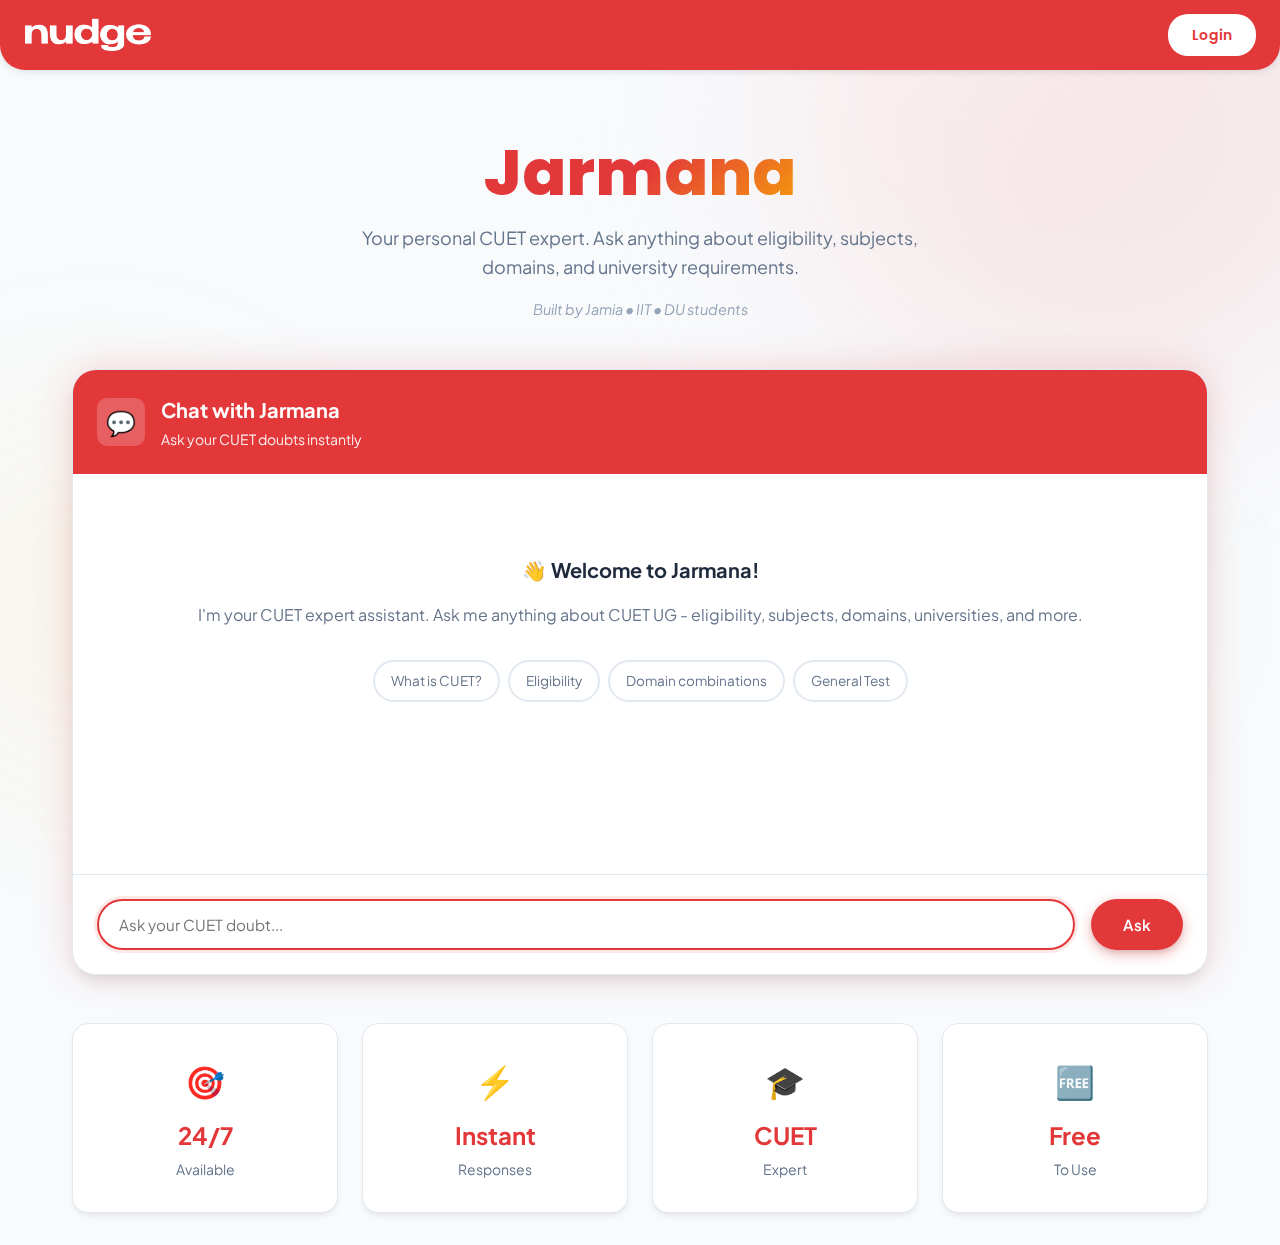
<file: Jarmana/index.html>
<!DOCTYPE html>
<html lang="en">
<head>
    <meta charset="UTF-8">
    <meta name="viewport" content="width=device-width, initial-scale=1.0">
    <title>Jarmana - Your CUET AI Assistant | Nudge Academy</title>
    
    <!-- Google Fonts -->
    <link rel="preconnect" href="https://fonts.googleapis.com">
    <link rel="preconnect" href="https://fonts.gstatic.com" crossorigin>
    <link href="https://fonts.googleapis.com/css2?family=Poppins:wght@400;500;600;700;800&family=Plus+Jakarta+Sans:wght@400;500;600;700&display=swap" rel="stylesheet">
    
    <style>
        /* CSS Variables */
        :root {
            --color-primary: #e3383a;
            --color-primary-light: #e3383a;
            --color-primary-subtle: #fde8e8;
            --color-accent: #f59e0b;
            --color-success: #10b981;
            --color-success-bg: #d1fae5;
            --color-bg: #f8fafc;
            --color-surface: #ffffff;
            --color-surface-hover: #f1f5f9;
            --color-border: #e2e8f0;
            --color-border-strong: #cbd5e1;
            --color-text: #1e293b;
            --color-text-secondary: #64748b;
            --color-text-muted: #94a3b8;
            --font-primary: 'Plus Jakarta Sans', -apple-system, BlinkMacSystemFont, sans-serif;
            --font-header: 'Poppins', sans-serif;
            --radius-sm: 6px;
            --radius-md: 10px;
            --radius-lg: 16px;
            --radius-xl: 24px;
            --radius-full: 9999px;
            --shadow-sm: 0 1px 2px 0 rgba(0, 0, 0, 0.05);
            --shadow-md: 0 4px 6px -1px rgba(0, 0, 0, 0.07), 0 2px 4px -2px rgba(0, 0, 0, 0.05);
            --shadow-lg: 0 10px 15px -3px rgba(0, 0, 0, 0.08), 0 4px 6px -4px rgba(0, 0, 0, 0.05);
            --shadow-xl: 0 20px 25px -5px rgba(0, 0, 0, 0.08), 0 8px 10px -6px rgba(0, 0, 0, 0.05);
            --shadow-glow: 0 0 40px rgba(207, 15, 15, 0.15);
            --spacing-xs: 0.25rem;
            --spacing-sm: 0.5rem;
            --spacing-md: 1rem;
            --spacing-lg: 1.5rem;
            --spacing-xl: 2rem;
            --spacing-2xl: 3rem;
        }

        * {
            margin: 0;
            padding: 0;
            box-sizing: border-box;
        }

        body {
            font-family: var(--font-primary);
            background: var(--color-bg);
            color: var(--color-text);
            line-height: 1.6;
            min-height: 100vh;
            overflow-x: hidden;
        }

        /* Preloader */
        .js-preloader {
            position: fixed;
            top: 0;
            left: 0;
            right: 0;
            bottom: 0;
            background-color: rgba(0,0,0,0.99);
            display: flex;
            align-items: center;
            justify-content: center;
            opacity: 1;
            visibility: visible;
            z-index: 9999;
            transition: opacity 0.25s ease;
        }

        .js-preloader.loaded {
            opacity: 0;
            visibility: hidden;
            pointer-events: none;
        }

        .preloader-inner {
            position: relative;
            width: 142px;
            height: 40px;
        }

        .preloader-inner .dot {
            position: absolute;
            width: 16px;
            height: 16px;
            top: 12px;
            left: 15px;
            background: var(--color-primary);
            border-radius: 50%;
            animation: dot 2.8s infinite;
        }

        .preloader-inner .dots {
            transform: translateX(0);
            margin-top: 12px;
            margin-left: 31px;
            animation: dots 2.8s infinite;
        }

        .preloader-inner .dots span {
            display: block;
            float: left;
            width: 16px;
            height: 16px;
            margin-left: 16px;
            background: var(--color-primary);
            border-radius: 50%;
        }

        @keyframes dot {
            50% { transform: translateX(96px); }
        }

        @keyframes dots {
            50% { transform: translateX(-31px); }
        }

        /* Header */
        .header-area {
            position: fixed;
            background-color: var(--color-primary);
            border-radius: 0px 0px 25px 25px;
            top: 0;
            left: 0;
            right: 0;
            z-index: 1000;
            height: 70px;
            box-shadow: 0px 0px 10px rgba(0,0,0,0.15);
        }

        .header-container {
            max-width: 1400px;
            margin: 0 auto;
            padding: 0 24px;
            height: 100%;
        }

        .main-nav {
            display: flex;
            align-items: center;
            justify-content: space-between;
            height: 100%;
        }

        .logo {
            display: inline-flex;
            align-items: center;
            text-decoration: none;
        }

        .logo img {
            height: 36px;
            width: auto;
        }

        .login-btn {
            display: inline-flex;
            align-items: center;
            justify-content: center;
            padding: 10px 24px;
            background-color: #fff;
            color: var(--color-primary);
            font-family: var(--font-header);
            font-size: 14px;
            font-weight: 600;
            border-radius: 20px;
            transition: all 0.3s ease;
            text-decoration: none;
        }

        .login-btn:hover {
            background-color: rgba(255, 255, 255, 0.9);
            transform: translateY(-2px);
            box-shadow: 0 4px 12px rgba(0, 0, 0, 0.15);
        }

        /* Background Decoration */
        .bg-decoration {
            position: fixed;
            top: 0;
            left: 0;
            right: 0;
            bottom: 0;
            pointer-events: none;
            z-index: 0;
            overflow: hidden;
        }

        .bg-circle {
            position: absolute;
            border-radius: 50%;
            filter: blur(100px);
            opacity: 0.5;
        }

        .bg-circle-1 {
            width: 600px;
            height: 600px;
            background: linear-gradient(135deg, var(--color-primary-subtle) 0%, rgba(207, 15, 15, 0.2) 100%);
            top: -200px;
            right: -100px;
            animation: float 20s ease-in-out infinite;
        }

        .bg-circle-2 {
            width: 400px;
            height: 400px;
            background: linear-gradient(135deg, rgba(251, 191, 36, 0.15) 0%, rgba(245, 158, 11, 0.1) 100%);
            bottom: 10%;
            left: -100px;
            animation: float 25s ease-in-out infinite reverse;
        }

        .bg-circle-3 {
            width: 300px;
            height: 300px;
            background: linear-gradient(135deg, rgba(16, 185, 129, 0.12) 0%, rgba(5, 150, 105, 0.08) 100%);
            top: 50%;
            right: 10%;
            animation: float 18s ease-in-out infinite;
        }

        @keyframes float {
            0%, 100% { transform: translate(0, 0) scale(1); }
            25% { transform: translate(30px, -30px) scale(1.05); }
            50% { transform: translate(-20px, 20px) scale(0.95); }
            75% { transform: translate(20px, 10px) scale(1.02); }
        }

        /* Container */
        .container {
            position: relative;
            z-index: 1;
            max-width: 1200px;
            margin: 0 auto;
            padding: var(--spacing-xl);
            padding-top: 90px;
        }

        /* Hero Section */
        .hero-section {
            text-align: center;
            padding: var(--spacing-2xl) 0;
            animation: fadeInUp 0.6s ease-out;
        }

        .header-badge {
            display: inline-flex;
            align-items: center;
            gap: var(--spacing-sm);
            background: linear-gradient(135deg, var(--color-primary) 0%, var(--color-primary-light) 100%);
            color: white;
            padding: var(--spacing-sm) var(--spacing-lg);
            border-radius: var(--radius-full);
            font-weight: 600;
            font-size: 0.875rem;
            text-transform: uppercase;
            letter-spacing: 0.05em;
            margin-bottom: var(--spacing-lg);
            box-shadow: var(--shadow-md), 0 0 20px rgba(207, 15, 15, 0.3);
        }

        .title {
            font-size: clamp(2.5rem, 6vw, 4rem);
            font-weight: 800;
            font-family: var(--font-header);
            line-height: 1.1;
            color: var(--color-text);
            margin-bottom: var(--spacing-md);
        }

        .title-accent {
            background: linear-gradient(135deg, var(--color-primary) 0%, var(--color-primary-light) 50%, var(--color-accent) 100%);
            -webkit-background-clip: text;
            -webkit-text-fill-color: transparent;
            background-clip: text;
        }

        .subtitle {
            font-size: 1.125rem;
            color: var(--color-text-secondary);
            max-width: 600px;
            margin: 0 auto var(--spacing-md);
        }

        .tagline {
            font-size: 0.9rem;
            color: var(--color-text-muted);
            font-style: italic;
        }

        /* Chat Container */
        .chat-container {
            background: var(--color-surface);
            border-radius: var(--radius-xl);
            box-shadow: var(--shadow-lg), var(--shadow-glow);
            border: 1px solid var(--color-border);
            overflow: hidden;
            animation: fadeInUp 0.6s ease-out 0.2s backwards;
        }

        .chat-header {
            background: linear-gradient(135deg, var(--color-primary) 0%, var(--color-primary-light) 100%);
            color: white;
            padding: var(--spacing-lg);
            display: flex;
            align-items: center;
            gap: var(--spacing-md);
        }

        .chat-icon {
            width: 48px;
            height: 48px;
            background: rgba(255, 255, 255, 0.2);
            border-radius: var(--radius-md);
            display: flex;
            align-items: center;
            justify-content: center;
            font-size: 1.5rem;
        }

        .chat-header-text h2 {
            font-size: 1.25rem;
            font-weight: 700;
            margin-bottom: 2px;
        }

        .chat-header-text p {
            font-size: 0.875rem;
            opacity: 0.9;
        }

        .chat-messages {
            padding: var(--spacing-xl);
            min-height: 400px;
            max-height: 500px;
            overflow-y: auto;
        }

        .message {
            margin-bottom: var(--spacing-lg);
            animation: fadeInUp 0.3s ease;
        }

        .message.user {
            text-align: right;
        }

        .message-bubble {
            display: inline-block;
            padding: 12px 18px;
            border-radius: var(--radius-lg);
            max-width: 80%;
            word-wrap: break-word;
            line-height: 1.6;
        }

        .message.user .message-bubble {
            background: linear-gradient(135deg, var(--color-primary) 0%, var(--color-primary-light) 100%);
            color: white;
            border-bottom-right-radius: 4px;
        }

        .message.ai .message-bubble {
            background: var(--color-surface-hover);
            color: var(--color-text);
            border-bottom-left-radius: 4px;
        }

        .welcome {
            text-align: center;
            padding: var(--spacing-2xl);
        }

        .welcome h3 {
            font-size: 1.25rem;
            color: var(--color-text);
            margin-bottom: var(--spacing-md);
        }

        .welcome p {
            color: var(--color-text-secondary);
            margin-bottom: var(--spacing-xl);
        }

        .example-chips {
            display: flex;
            flex-wrap: wrap;
            gap: var(--spacing-sm);
            justify-content: center;
        }

        .example-chip {
            background: var(--color-surface);
            border: 2px solid var(--color-border);
            padding: 8px 16px;
            border-radius: var(--radius-full);
            font-size: 0.85rem;
            color: var(--color-text-secondary);
            cursor: pointer;
            transition: all 0.2s;
        }

        .example-chip:hover {
            background: var(--color-primary);
            color: white;
            border-color: var(--color-primary);
            transform: translateY(-2px);
        }

        .loading {
            display: none;
            text-align: center;
            padding: var(--spacing-md);
            color: var(--color-text-muted);
        }

        .loading-dots {
            display: inline-block;
        }

        .loading-dots span {
            animation: blink 1.4s infinite;
            animation-fill-mode: both;
            margin: 0 2px;
        }

        .loading-dots span:nth-child(2) {
            animation-delay: 0.2s;
        }

        .loading-dots span:nth-child(3) {
            animation-delay: 0.4s;
        }

        @keyframes blink {
            0%, 80%, 100% { opacity: 0; }
            40% { opacity: 1; }
        }

        .chat-input {
            padding: var(--spacing-lg);
            border-top: 1px solid var(--color-border);
            background: var(--color-surface);
        }

        .input-group {
            display: flex;
            gap: var(--spacing-md);
        }

        #questionInput {
            flex: 1;
            padding: 14px 20px;
            border: 2px solid var(--color-border);
            border-radius: var(--radius-full);
            font-family: var(--font-primary);
            font-size: 0.95rem;
            outline: none;
            transition: all 0.2s;
        }

        #questionInput:focus {
            border-color: var(--color-primary);
            box-shadow: 0 0 0 3px var(--color-primary-subtle);
        }

        #askButton {
            padding: 14px 32px;
            background: linear-gradient(135deg, var(--color-primary) 0%, var(--color-primary-light) 100%);
            color: white;
            border: none;
            border-radius: var(--radius-full);
            font-family: var(--font-primary);
            font-size: 0.95rem;
            font-weight: 600;
            cursor: pointer;
            transition: all 0.2s;
            box-shadow: var(--shadow-md), 0 4px 14px rgba(207, 15, 15, 0.3);
        }

        #askButton:hover:not(:disabled) {
            transform: translateY(-2px);
            box-shadow: var(--shadow-lg), 0 6px 20px rgba(207, 15, 15, 0.4);
        }

        #askButton:active {
            transform: translateY(0);
        }

        #askButton:disabled {
            opacity: 0.6;
            cursor: not-allowed;
            transform: none;
        }

        /* Stats Section */
        .stats-section {
            margin-top: var(--spacing-2xl);
            animation: fadeInUp 0.6s ease-out 0.4s backwards;
        }

        .stats-grid {
            display: grid;
            grid-template-columns: repeat(auto-fit, minmax(200px, 1fr));
            gap: var(--spacing-lg);
        }

        .stat-card {
            background: var(--color-surface);
            border-radius: var(--radius-lg);
            padding: var(--spacing-xl);
            text-align: center;
            box-shadow: var(--shadow-md);
            border: 1px solid var(--color-border);
        }

        .stat-icon {
            font-size: 2rem;
            margin-bottom: var(--spacing-sm);
        }

        .stat-value {
            font-size: 1.5rem;
            font-weight: 700;
            color: var(--color-primary);
            margin-bottom: var(--spacing-xs);
        }

        .stat-label {
            font-size: 0.875rem;
            color: var(--color-text-secondary);
        }

        /* Scrollbar */
        .chat-messages::-webkit-scrollbar {
            width: 8px;
        }

        .chat-messages::-webkit-scrollbar-track {
            background: var(--color-surface-hover);
        }

        .chat-messages::-webkit-scrollbar-thumb {
            background: var(--color-border-strong);
            border-radius: var(--radius-full);
        }

        @keyframes fadeInUp {
            from {
                opacity: 0;
                transform: translateY(20px);
            }
            to {
                opacity: 1;
                transform: translateY(0);
            }
        }

        /* Mobile Responsive */
        @media (max-width: 768px) {
            .header-area {
                height: 60px;
            }

            .header-container {
                padding: 0 16px;
            }

            .logo img {
                height: 30px;
            }

            .login-btn {
                padding: 8px 18px;
                font-size: 13px;
            }

            .container {
                padding: var(--spacing-md);
                padding-top: 80px;
            }

            .title {
                font-size: 2rem;
            }

            .input-group {
                flex-direction: column;
            }

            #askButton {
                width: 100%;
            }

            .stats-grid {
                grid-template-columns: repeat(2, 1fr);
            }
        }
    </style>
</head>
<body>
    <script>
        // Immediate scroll to top - runs before page render
        window.scrollTo(0, 0);
        document.documentElement.scrollTop = 0;
        document.body.scrollTop = 0;
    </script>
    
    <!-- Preloader -->
    <div id="js-preloader" class="js-preloader">
        <div class="preloader-inner">
            <span class="dot"></span>
            <div class="dots">
                <span></span>
                <span></span>
                <span></span>
            </div>
        </div>
    </div>

    <!-- Header -->
    <header class="header-area">
        <div class="header-container">
            <nav class="main-nav">
                <a href="https://www.nudge.academy" class="logo">
                    <img src="NUDGE LOGO.png" alt="Nudge Academy Logo" onerror="this.style.display='none'; this.nextElementSibling.style.display='inline';">
                </a>
                <a href="https://web.classplusapp.com/login?orgCode=wjfzco" target="_blank" class="login-btn">
                    Login
                </a>
            </nav>
        </div>
    </header>

    <!-- Background Decoration -->
    <div class="bg-decoration">
        <div class="bg-circle bg-circle-1"></div>
        <div class="bg-circle bg-circle-2"></div>
        <div class="bg-circle bg-circle-3"></div>
    </div>

    <main class="container">
        <!-- Hero Section -->
        <section class="hero-section">
            <h1 class="title">
                <span class="title-accent">Jarmana</span>
            </h1>
            <p class="subtitle">
                Your personal CUET expert. Ask anything about eligibility, subjects, domains, and university requirements.
            </p>
            <p class="tagline">Built by Jamia • IIT • DU students</p>
        </section>

        <!-- Chat Container -->
        <section class="chat-container">
            <div class="chat-header">
                <div class="chat-icon">💬</div>
                <div class="chat-header-text">
                    <h2>Chat with Jarmana</h2>
                    <p>Ask your CUET doubts instantly</p>
                </div>
            </div>

            <div class="chat-messages" id="chatMessages">
                <div class="welcome">
                    <h3>👋 Welcome to Jarmana!</h3>
                    <p>I'm your CUET expert assistant. Ask me anything about CUET UG - eligibility, subjects, domains, universities, and more.</p>
                    <div class="example-chips">
                        <div class="example-chip" onclick="askExample('What is CUET?')">What is CUET?</div>
                        <div class="example-chip" onclick="askExample('CUET eligibility criteria')">Eligibility</div>
                        <div class="example-chip" onclick="askExample('Best domain combinations for DU')">Domain combinations</div>
                        <div class="example-chip" onclick="askExample('What is GT in CUET?')">General Test</div>
                    </div>
                </div>
            </div>

            <div class="loading" id="loading">
                <div class="loading-dots">
                    Thinking<span>.</span><span>.</span><span>.</span>
                </div>
            </div>

            <div class="chat-input">
                <div class="input-group">
                    <input 
                        type="text" 
                        id="questionInput" 
                        placeholder="Ask your CUET doubt..."
                        onkeypress="if(event.key==='Enter') askQuestion()"
                    />
                    <button id="askButton" onclick="askQuestion()">Ask</button>
                </div>
            </div>
        </section>

        <!-- Stats Section -->
        <section class="stats-section">
            <div class="stats-grid">
                <div class="stat-card">
                    <div class="stat-icon">🎯</div>
                    <div class="stat-value">24/7</div>
                    <div class="stat-label">Available</div>
                </div>
                <div class="stat-card">
                    <div class="stat-icon">⚡</div>
                    <div class="stat-value">Instant</div>
                    <div class="stat-label">Responses</div>
                </div>
                <div class="stat-card">
                    <div class="stat-icon">🎓</div>
                    <div class="stat-value">CUET</div>
                    <div class="stat-label">Expert</div>
                </div>
                <div class="stat-card">
                    <div class="stat-icon">🆓</div>
                    <div class="stat-value">Free</div>
                    <div class="stat-label">To Use</div>
                </div>
            </div>
        </section>
    </main>

    <script>
        // Force scroll to top on page load
        if ('scrollRestoration' in history) {
            history.scrollRestoration = 'manual';
        }
        window.scrollTo(0, 0);

        // Remove preloader
        window.addEventListener('load', function() {
            window.scrollTo(0, 0);
            setTimeout(() => {
                document.getElementById('js-preloader').classList.add('loaded');
            }, 500);
        });

        const API_KEY = 'AIzaSyDzFHyTVnms1GiQk0PBPeWrISdfITGkH30'; // Replace with your Gemini API key
        const chatMessages = document.getElementById('chatMessages');
        const questionInput = document.getElementById('questionInput');
        const askButton = document.getElementById('askButton');
        const loading = document.getElementById('loading');

        let isFirstMessage = true;

        function addMessage(text, isUser) {
            if (isFirstMessage && isUser) {
                chatMessages.innerHTML = '';
                isFirstMessage = false;
            }

            const messageDiv = document.createElement('div');
            messageDiv.className = `message ${isUser ? 'user' : 'ai'}`;
            
            const bubble = document.createElement('div');
            bubble.className = 'message-bubble';
            bubble.textContent = text;
            
            messageDiv.appendChild(bubble);
            chatMessages.appendChild(messageDiv);
            chatMessages.scrollTop = chatMessages.scrollHeight;
        }

        async function askQuestion() {
            const question = questionInput.value.trim();
            
            if (!question) {
                alert('Please ask a question!');
                return;
            }

            if (question.length > 300) {
                alert('Please ask shorter CUET questions (max 300 characters)');
                return;
            }

            if (API_KEY === 'AIzaSyDzFHyTVnms1GiQk0PBPeWrISdfITGkH30') {
                addMessage(question, true);
                addMessage('⚠️ Please add your Gemini API key to use Jarmana. Get your free API key from Google AI Studio (https://aistudio.google.com/app/apikey)', false);
                return;
            }

            addMessage(question, true);
            questionInput.value = '';
            askButton.disabled = true;
            loading.style.display = 'block';

            try {
                const systemPrompt = `You are Jarmana, a CUET UG expert AI assistant built for Indian students by Nudge Academy.

RULES:
- Only answer CUET (Common University Entrance Test) related queries
- Use NCERT-based explanations when relevant
- Be clear, concise, and student-friendly
- If unsure about any information, say "Please confirm with the official CUET notification at cuet.samarth.ac.in"
- Focus on: eligibility, subjects, domains, DU admissions, exam pattern, preparation tips

If the question is NOT about CUET, politely redirect them to ask CUET-related questions.`;

                const response = await fetch(
                    `https://generativelanguage.googleapis.com/v1beta/models/gemini-1.5-flash:generateContent?key=${API_KEY}`,
                    {
                        method: 'POST',
                        headers: { 'Content-Type': 'application/json' },
                        body: JSON.stringify({
                            contents: [{
                                parts: [{
                                    text: `${systemPrompt}\n\nStudent Question: ${question}`
                                }]
                            }]
                        })
                    }
                );

                const data = await response.json();
                
                if (data.candidates && data.candidates[0]) {
                    const answer = data.candidates[0].content.parts[0].text;
                    addMessage(answer, false);
                } else {
                    addMessage('Sorry, I couldn\'t generate a response. Please try again.', false);
                }
            } catch (error) {
                console.error('Error:', error);
                addMessage('⚠️ Network error. Please check your connection and API key.', false);
            } finally {
                loading.style.display = 'none';
                askButton.disabled = false;
                questionInput.focus();
            }
        }

        function askExample(question) {
            questionInput.value = question;
            askQuestion();
        }

        questionInput.focus();
    </script>
</body>
</html>
</file>
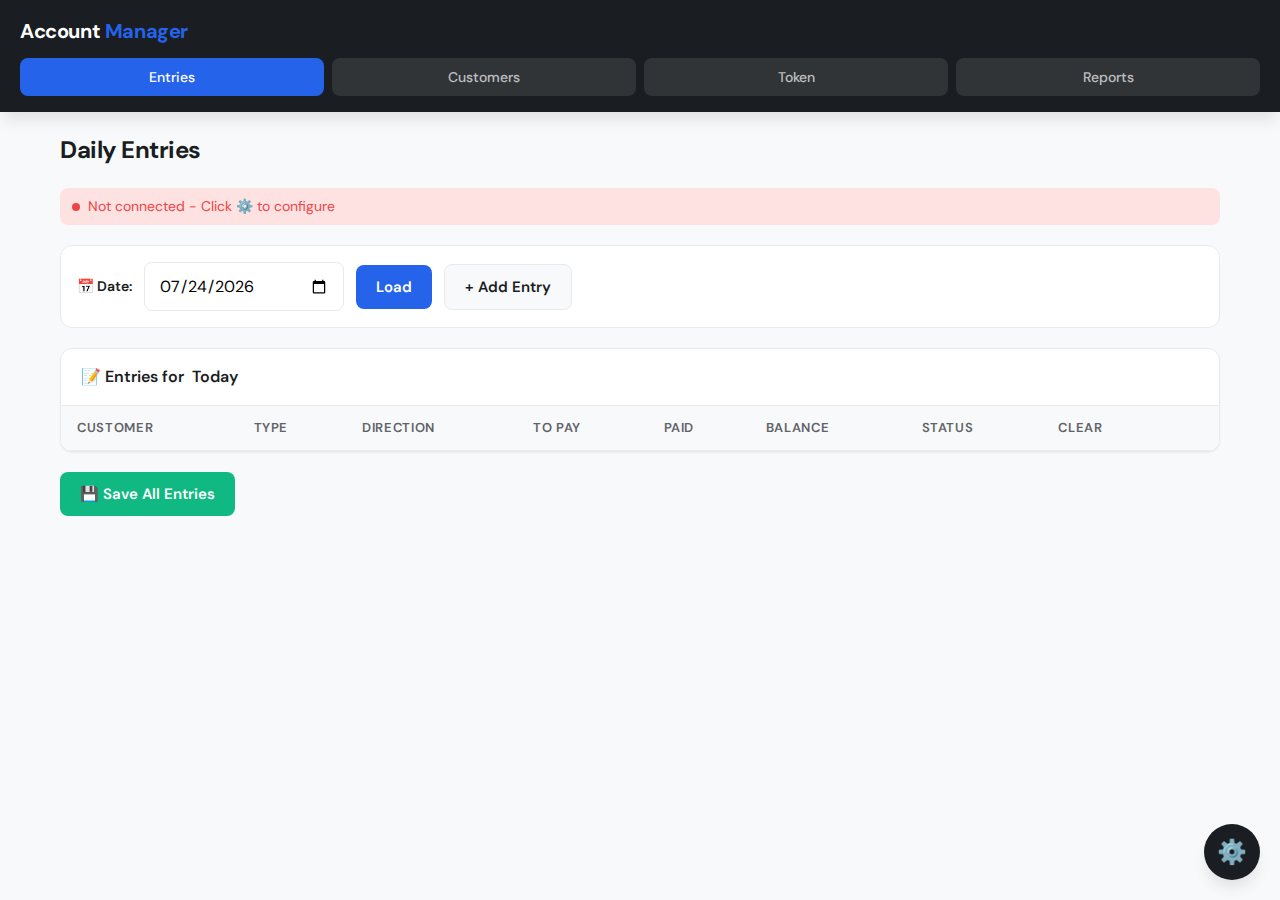
<file: teaovercoffee/index.html>
<!DOCTYPE html>
<html lang="en">
<head>
  <meta charset="UTF-8">
  <meta name="viewport" content="width=device-width, initial-scale=1.0">
  <title>Account Manager</title>
  <link rel="preconnect" href="https://fonts.googleapis.com">
  <link rel="preconnect" href="https://fonts.gstatic.com" crossorigin>
  <link href="https://fonts.googleapis.com/css2?family=DM+Sans:wght@400;500;600;700&display=swap" rel="stylesheet">
  <style>
    :root {
      --bg-primary: #f8f9fa;
      --bg-card: #ffffff;
      --bg-dark: #1a1d21;
      --text-primary: #1a1d21;
      --text-secondary: #5f6368;
      --text-muted: #9aa0a6;
      --border: #e8eaed;
      --accent: #2563eb;
      --accent-light: #dbeafe;
      --success: #10b981;
      --success-light: #d1fae5;
      --danger: #ef4444;
      --danger-light: #fee2e2;
      --warning: #f59e0b;
      --warning-light: #fef3c7;
      --shadow-sm: 0 1px 2px rgba(0,0,0,0.05);
      --shadow-md: 0 4px 6px -1px rgba(0,0,0,0.1);
      --shadow-lg: 0 10px 15px -3px rgba(0,0,0,0.1);
      --radius: 12px;
      --radius-sm: 8px;
    }

    * {
      margin: 0;
      padding: 0;
      box-sizing: border-box;
    }

    body {
      font-family: 'DM Sans', -apple-system, BlinkMacSystemFont, sans-serif;
      background: var(--bg-primary);
      color: var(--text-primary);
      min-height: 100vh;
      line-height: 1.5;
    }

    /* Header */
    header {
      background: var(--bg-dark);
      color: white;
      padding: 16px 20px;
      position: sticky;
      top: 0;
      z-index: 100;
      box-shadow: var(--shadow-lg);
    }

    header h1 {
      font-size: 1.25rem;
      font-weight: 700;
      letter-spacing: -0.02em;
      margin-bottom: 12px;
    }

    header h1 span {
      color: var(--accent);
    }

    nav {
      display: flex;
      gap: 8px;
    }

    nav button {
      flex: 1;
      padding: 10px 16px;
      border: none;
      border-radius: var(--radius-sm);
      background: rgba(255,255,255,0.1);
      color: rgba(255,255,255,0.7);
      font-family: inherit;
      font-size: 0.875rem;
      font-weight: 500;
      cursor: pointer;
      transition: all 0.2s ease;
    }

    nav button:hover {
      background: rgba(255,255,255,0.15);
    }

    nav button.active {
      background: var(--accent);
      color: white;
    }

    /* Main Content */
    main {
      padding: 20px;
      max-width: 1200px;
      margin: 0 auto;
      padding-bottom: 100px;
    }

    .page {
      display: none;
      animation: fadeIn 0.3s ease;
    }

    .page.active {
      display: block;
    }

    @keyframes fadeIn {
      from { opacity: 0; transform: translateY(10px); }
      to { opacity: 1; transform: translateY(0); }
    }

    /* Section Headers */
    .section-header {
      display: flex;
      align-items: center;
      justify-content: space-between;
      margin-bottom: 20px;
      flex-wrap: wrap;
      gap: 12px;
    }

    .section-header h2 {
      font-size: 1.5rem;
      font-weight: 700;
      letter-spacing: -0.02em;
    }

    /* Cards */
    .card {
      background: var(--bg-card);
      border-radius: var(--radius);
      box-shadow: var(--shadow-sm);
      border: 1px solid var(--border);
      overflow: hidden;
    }

    .card-header {
      padding: 16px 20px;
      border-bottom: 1px solid var(--border);
      font-weight: 600;
      display: flex;
      align-items: center;
      gap: 8px;
    }

    .card-body {
      padding: 20px;
    }

    /* Forms */
    .form-grid {
      display: grid;
      grid-template-columns: repeat(auto-fit, minmax(180px, 1fr));
      gap: 16px;
    }

    .form-group {
      display: flex;
      flex-direction: column;
      gap: 6px;
    }

    .form-group.full-width {
      grid-column: 1 / -1;
    }

    label {
      font-size: 0.875rem;
      font-weight: 500;
      color: var(--text-secondary);
    }

    input, select, textarea {
      padding: 12px 14px;
      border: 1px solid var(--border);
      border-radius: var(--radius-sm);
      font-family: inherit;
      font-size: 1rem;
      transition: all 0.2s ease;
      background: var(--bg-card);
    }

    input:focus, select:focus, textarea:focus {
      outline: none;
      border-color: var(--accent);
      box-shadow: 0 0 0 3px var(--accent-light);
    }

    input[type="number"] {
      -moz-appearance: textfield;
    }

    input[type="number"]::-webkit-outer-spin-button,
    input[type="number"]::-webkit-inner-spin-button {
      -webkit-appearance: none;
    }

    /* Buttons */
    .btn {
      display: inline-flex;
      align-items: center;
      justify-content: center;
      gap: 8px;
      padding: 12px 20px;
      border: none;
      border-radius: var(--radius-sm);
      font-family: inherit;
      font-size: 0.9375rem;
      font-weight: 600;
      cursor: pointer;
      transition: all 0.2s ease;
    }

    .btn-primary {
      background: var(--accent);
      color: white;
    }

    .btn-primary:hover {
      background: #1d4ed8;
      transform: translateY(-1px);
      box-shadow: var(--shadow-md);
    }

    .btn-secondary {
      background: var(--bg-primary);
      color: var(--text-primary);
      border: 1px solid var(--border);
    }

    .btn-secondary:hover {
      background: var(--border);
    }

    .btn-success {
      background: var(--success);
      color: white;
    }

    .btn-success:hover {
      background: #059669;
    }

    .btn-danger {
      background: var(--danger);
      color: white;
    }

    .btn-danger:hover {
      background: #dc2626;
    }

    .btn-sm {
      padding: 8px 12px;
      font-size: 0.8125rem;
    }

    .btn-icon {
      width: 36px;
      height: 36px;
      padding: 0;
      border-radius: 50%;
    }

    /* Tables */
    .table-wrapper {
      overflow-x: auto;
      margin: 0 -20px;
      padding: 0 20px;
    }

    table {
      width: 100%;
      border-collapse: collapse;
      min-width: 500px;
    }

    th, td {
      padding: 12px 16px;
      text-align: left;
      border-bottom: 1px solid var(--border);
    }

    th {
      background: var(--bg-primary);
      font-weight: 600;
      font-size: 0.8125rem;
      text-transform: uppercase;
      letter-spacing: 0.05em;
      color: var(--text-secondary);
      position: sticky;
      top: 0;
    }

    tbody tr:hover {
      background: var(--bg-primary);
    }

    tbody tr.has-balance {
      background: var(--danger-light);
    }

    tbody tr.is-cleared {
      opacity: 0.5;
      background: var(--success-light);
    }

    /* Mobile Cards */
    .mobile-cards {
      display: none;
    }

    @media (max-width: 768px) {
      .table-wrapper {
        display: none;
      }

      .mobile-cards {
        display: flex;
        flex-direction: column;
        gap: 12px;
      }
    }

    .entry-card {
      background: var(--bg-card);
      border: 1px solid var(--border);
      border-radius: var(--radius);
      padding: 16px;
    }

    .entry-card.has-balance {
      border-left: 4px solid var(--danger);
      background: var(--danger-light);
    }

    .entry-card.is-cleared {
      border-left: 4px solid var(--success);
      background: var(--success-light);
      opacity: 0.7;
    }

    .entry-card-header {
      display: flex;
      justify-content: space-between;
      align-items: center;
      margin-bottom: 12px;
    }

    .entry-card-customer {
      font-weight: 600;
    }

    .entry-card-type {
      font-size: 0.75rem;
      padding: 4px 8px;
      border-radius: 4px;
      background: var(--bg-primary);
      color: var(--text-secondary);
    }

    .entry-card-type.loan {
      background: var(--warning-light);
      color: var(--warning);
    }

    .entry-card-grid {
      display: grid;
      grid-template-columns: 1fr 1fr;
      gap: 12px;
    }

    .entry-card-field label {
      display: block;
      font-size: 0.75rem;
      margin-bottom: 4px;
    }

    .entry-card-field input,
    .entry-card-field select {
      width: 100%;
      padding: 10px 12px;
    }

    .entry-card-footer {
      display: flex;
      justify-content: space-between;
      align-items: center;
      margin-top: 12px;
      padding-top: 12px;
      border-top: 1px solid var(--border);
    }

    .entry-card-balance {
      font-size: 1.25rem;
      font-weight: 700;
    }

    .entry-card-balance.positive {
      color: var(--danger);
    }

    .entry-card-balance.zero {
      color: var(--success);
    }

    /* Status Badges */
    .status {
      display: inline-flex;
      align-items: center;
      justify-content: center;
      font-size: 1.25rem;
    }

    /* Date Picker Row */
    .date-row {
      display: flex;
      gap: 12px;
      align-items: center;
      flex-wrap: wrap;
      margin-bottom: 20px;
      background: var(--bg-card);
      padding: 16px;
      border-radius: var(--radius);
      border: 1px solid var(--border);
    }

    .date-row label {
      font-weight: 600;
      color: var(--text-primary);
    }

    .date-row input[type="date"] {
      flex: 1;
      min-width: 150px;
      max-width: 200px;
    }

    /* Reports */
    .report-grid {
      display: grid;
      grid-template-columns: repeat(auto-fit, minmax(250px, 1fr));
      gap: 16px;
      margin-bottom: 24px;
    }

    .report-card {
      background: var(--bg-card);
      border: 1px solid var(--border);
      border-radius: var(--radius);
      padding: 20px;
    }

    .report-card-label {
      font-size: 0.875rem;
      color: var(--text-secondary);
      margin-bottom: 4px;
    }

    .report-card-value {
      font-size: 1.75rem;
      font-weight: 700;
      letter-spacing: -0.02em;
    }

    .report-card-value.positive {
      color: var(--danger);
    }

    .report-card-value.negative {
      color: var(--success);
    }

    .report-card.highlight {
      background: var(--accent);
      color: white;
      border-color: var(--accent);
    }

    .report-card.highlight .report-card-label {
      color: rgba(255,255,255,0.8);
    }

    .report-divider {
      grid-column: 1 / -1;
      height: 1px;
      background: var(--border);
      margin: 8px 0;
    }

    /* Config Modal */
    .modal-overlay {
      display: none;
      position: fixed;
      top: 0;
      left: 0;
      right: 0;
      bottom: 0;
      background: rgba(0,0,0,0.5);
      z-index: 200;
      align-items: center;
      justify-content: center;
      padding: 20px;
    }

    .modal-overlay.active {
      display: flex;
    }

    .modal {
      background: var(--bg-card);
      border-radius: var(--radius);
      max-width: 500px;
      width: 100%;
      max-height: 90vh;
      overflow-y: auto;
      box-shadow: var(--shadow-lg);
    }

    .modal-header {
      padding: 20px;
      border-bottom: 1px solid var(--border);
      display: flex;
      justify-content: space-between;
      align-items: center;
    }

    .modal-header h3 {
      font-size: 1.25rem;
      font-weight: 700;
    }

    .modal-body {
      padding: 20px;
    }

    .modal-footer {
      padding: 20px;
      border-top: 1px solid var(--border);
      display: flex;
      gap: 12px;
      justify-content: flex-end;
    }

    /* Config Button */
    .config-btn {
      position: fixed;
      bottom: 20px;
      right: 20px;
      width: 56px;
      height: 56px;
      border-radius: 50%;
      background: var(--bg-dark);
      color: white;
      border: none;
      box-shadow: var(--shadow-lg);
      cursor: pointer;
      font-size: 1.5rem;
      display: flex;
      align-items: center;
      justify-content: center;
      transition: all 0.2s ease;
      z-index: 50;
    }

    .config-btn:hover {
      transform: scale(1.05);
    }

    /* Connection Status */
    .connection-status {
      display: flex;
      align-items: center;
      gap: 8px;
      font-size: 0.875rem;
      padding: 8px 12px;
      border-radius: var(--radius-sm);
      margin-bottom: 20px;
    }

    .connection-status.connected {
      background: var(--success-light);
      color: var(--success);
    }

    .connection-status.disconnected {
      background: var(--danger-light);
      color: var(--danger);
    }

    .connection-dot {
      width: 8px;
      height: 8px;
      border-radius: 50%;
      background: currentColor;
    }

    /* Loading */
    .loading {
      display: flex;
      align-items: center;
      justify-content: center;
      padding: 40px;
      color: var(--text-muted);
    }

    .spinner {
      width: 24px;
      height: 24px;
      border: 3px solid var(--border);
      border-top-color: var(--accent);
      border-radius: 50%;
      animation: spin 1s linear infinite;
      margin-right: 12px;
    }

    @keyframes spin {
      to { transform: rotate(360deg); }
    }

    /* Empty State */
    .empty-state {
      text-align: center;
      padding: 60px 20px;
      color: var(--text-muted);
    }

    .empty-state-icon {
      font-size: 3rem;
      margin-bottom: 12px;
    }

    .empty-state p {
      font-size: 1rem;
    }

    /* Checkbox */
    .checkbox-wrapper {
      display: flex;
      align-items: center;
      gap: 8px;
    }

    input[type="checkbox"] {
      width: 20px;
      height: 20px;
      cursor: pointer;
      accent-color: var(--accent);
    }

    /* Toast */
    .toast {
      position: fixed;
      bottom: 100px;
      left: 50%;
      transform: translateX(-50%) translateY(100px);
      background: var(--bg-dark);
      color: white;
      padding: 12px 24px;
      border-radius: var(--radius-sm);
      box-shadow: var(--shadow-lg);
      z-index: 300;
      opacity: 0;
      transition: all 0.3s ease;
    }

    .toast.show {
      opacity: 1;
      transform: translateX(-50%) translateY(0);
    }

    .toast.success {
      background: var(--success);
    }

    .toast.error {
      background: var(--danger);
    }

    /* Action Bar */
    .action-bar {
      display: flex;
      gap: 12px;
      margin-top: 20px;
      flex-wrap: wrap;
    }

    /* Delete Button */
    .delete-btn {
      color: var(--danger);
      background: none;
      border: none;
      cursor: pointer;
      padding: 4px;
      font-size: 1.25rem;
      opacity: 0.6;
      transition: opacity 0.2s;
    }

    .delete-btn:hover {
      opacity: 1;
    }

    /* Info Box */
    .info-box {
      background: var(--accent-light);
      border: 1px solid var(--accent);
      border-radius: var(--radius-sm);
      padding: 16px;
      margin-bottom: 20px;
      font-size: 0.875rem;
      color: var(--accent);
    }

    .info-box a {
      color: var(--accent);
      font-weight: 600;
    }

    .info-box code {
      background: rgba(0,0,0,0.1);
      padding: 2px 6px;
      border-radius: 4px;
      font-family: monospace;
    }

    /* Serial Badge */
    .serial-badge {
      display: inline-block;
      background: var(--accent-light);
      color: var(--accent);
      padding: 4px 10px;
      border-radius: 20px;
      font-size: 0.8125rem;
      font-weight: 600;
    }

    /* Customer Card Mobile */
    .customer-card {
      background: var(--bg-card);
      border: 1px solid var(--border);
      border-radius: var(--radius);
      padding: 16px;
    }

    .customer-card-header {
      display: flex;
      justify-content: space-between;
      align-items: flex-start;
      margin-bottom: 8px;
    }

    .customer-card-name {
      font-weight: 600;
      font-size: 1rem;
    }

    .customer-card-details {
      font-size: 0.875rem;
      color: var(--text-secondary);
      display: flex;
      flex-direction: column;
      gap: 4px;
    }

    /* Responsive */
    @media (max-width: 480px) {
      header h1 {
        font-size: 1.125rem;
      }

      nav button {
        padding: 8px 12px;
        font-size: 0.8125rem;
      }

      main {
        padding: 16px;
      }

      .section-header h2 {
        font-size: 1.25rem;
      }

      .form-grid {
        grid-template-columns: 1fr;
      }

      .report-card-value {
        font-size: 1.5rem;
      }
    }
  </style>
</head>
<body>
  <header>
    <h1>Account <span>Manager</span></h1>
    <nav>
      <button data-page="entries" class="active">Entries</button>
      <button data-page="customers">Customers</button>
      <button data-page="token">Token</button>
      <button data-page="reports">Reports</button>
    </nav>
  </header>

  <main>
    <!-- Customers Section -->
    <section id="customers" class="page">
      <div class="section-header">
        <h2>Daily Customers</h2>
      </div>

      <div class="date-row">
        <label>📅 Date:</label>
        <input type="date" id="customer-date">
        <button id="load-customers" class="btn btn-primary">Load</button>
      </div>

      <div class="card" style="margin-bottom: 24px;">
        <div class="card-header">➕ Add Customer for <span id="customer-date-label">Today</span></div>
        <div class="card-body">
          <form id="customer-form">
            <div class="form-grid">
              <div class="form-group">
                <label for="agentCode">Agent Code</label>
                <input type="text" id="agentCode" name="agentCode" placeholder="e.g. AG01">
              </div>
              <div class="form-group">
                <label for="customerName">Customer Name *</label>
                <input type="text" id="customerName" name="name" placeholder="Full name" required>
              </div>
              <div class="form-group">
                <label for="bank">Bank</label>
                <select id="bank" name="bank">
                  <option value="">Select Bank</option>
                </select>
              </div>
              <div class="form-group">
                <label for="address">Address</label>
                <input type="text" id="address" name="address" placeholder="Customer address">
              </div>
            </div>
            <div class="action-bar">
              <button type="submit" class="btn btn-primary">Add Customer</button>
              <button type="reset" class="btn btn-secondary">Clear</button>
            </div>
          </form>
        </div>
      </div>

      <div class="card">
        <div class="card-header">📋 Customers for <span id="customer-list-date-label">Today</span> (<span id="customer-count">0</span>)</div>
        <div id="customers-loading" class="loading" style="display: none;">
          <div class="spinner"></div>
          Loading customers...
        </div>
        <div id="customers-empty" class="empty-state" style="display: none;">
          <div class="empty-state-icon">👥</div>
          <p>No customers for this date. Add customers above.</p>
        </div>
        <div class="table-wrapper">
          <table id="customer-table">
            <thead>
              <tr>
                <th>Serial</th>
                <th>Agent</th>
                <th>Name</th>
                <th>Bank</th>
                <th>Address</th>
                <th></th>
              </tr>
            </thead>
            <tbody></tbody>
          </table>
        </div>
        <div id="customer-mobile-cards" class="mobile-cards" style="padding: 16px;"></div>
      </div>
    </section>

    <!-- Daily Entries Section -->
    <section id="entries" class="page active">
      <div class="section-header">
        <h2>Daily Entries</h2>
      </div>

      <div id="connection-status" class="connection-status disconnected">
        <span class="connection-dot"></span>
        <span>Not connected to Airtable</span>
      </div>

      <div class="date-row">
        <label>📅 Date:</label>
        <input type="date" id="entry-date">
        <button id="load-entries" class="btn btn-primary">Load</button>
        <button id="add-entry" class="btn btn-secondary">+ Add Entry</button>
      </div>

      <div class="card">
        <div class="card-header">📝 Entries for <span id="entries-date-label">Today</span></div>
        <div id="entries-loading" class="loading" style="display: none;">
          <div class="spinner"></div>
          Loading entries...
        </div>
        <div id="entries-empty" class="empty-state" style="display: none;">
          <div class="empty-state-icon">📝</div>
          <p>No entries for this date. Click "+ Add Entry" to start.</p>
        </div>
        <div class="table-wrapper">
          <table id="entries-table">
            <thead>
              <tr>
                <th>Customer</th>
                <th>Type</th>
                <th>Direction</th>
                <th>To Pay</th>
                <th>Paid</th>
                <th>Balance</th>
                <th>Status</th>
                <th>Clear</th>
                <th></th>
              </tr>
            </thead>
            <tbody></tbody>
          </table>
        </div>
        <div id="entries-mobile-cards" class="mobile-cards"></div>
      </div>

      <div class="action-bar">
        <button id="save-entries" class="btn btn-success">💾 Save All Entries</button>
      </div>
    </section>

    <!-- Token Section -->
    <section id="token" class="page">
      <div class="section-header">
        <h2>Daily Token</h2>
      </div>

      <div class="date-row">
        <label>📅 Date:</label>
        <input type="date" id="token-date">
        <button id="load-token" class="btn btn-primary">Load</button>
      </div>

      <div class="card" style="margin-bottom: 24px;">
        <div class="card-header">💰 Token for <span id="token-date-label">Today</span></div>
        <div class="card-body">
          <div class="form-grid">
            <div class="form-group">
              <label for="token-amount">Token Amount (Cash Received)</label>
              <input type="number" id="token-amount" placeholder="0.00" min="0" step="0.01" style="font-size: 1.5rem; font-weight: 700;">
            </div>
            <div class="form-group">
              <label for="token-notes">Notes (Optional)</label>
              <input type="text" id="token-notes" placeholder="Any notes for today">
            </div>
          </div>
          <div class="action-bar">
            <button id="save-token" class="btn btn-success">💾 Save Token</button>
          </div>
        </div>
      </div>

      <div class="card">
        <div class="card-header">📊 Daily Comparison</div>
        <div id="token-comparison" class="card-body">
          <div class="empty-state">
            <div class="empty-state-icon">💰</div>
            <p>Select a date and load to see comparison.</p>
          </div>
        </div>
      </div>
    </section>

    <!-- Reports Section -->
    <section id="reports" class="page">
      <div class="section-header">
        <h2>Daily Report</h2>
      </div>

      <div class="date-row">
        <label>📅 Date:</label>
        <input type="date" id="report-date">
        <button id="load-report" class="btn btn-primary">Generate Report</button>
      </div>

      <div id="report-loading" class="loading" style="display: none;">
        <div class="spinner"></div>
        Generating report...
      </div>

      <div id="report-results">
        <div class="empty-state">
          <div class="empty-state-icon">📊</div>
          <p>Select a date and click "Generate Report" to view the summary.</p>
        </div>
      </div>
    </section>
  </main>

  <!-- Config Button -->
  <button class="config-btn" id="config-btn" title="Settings">⚙️</button>

  <!-- Config Modal -->
  <div class="modal-overlay" id="config-modal">
    <div class="modal">
      <div class="modal-header">
        <h3>Airtable Configuration</h3>
        <button class="btn btn-icon btn-secondary" id="close-modal">✕</button>
      </div>
      <div class="modal-body">
        <div class="info-box">
          <strong>How to get these values:</strong><br>
          1. Go to <a href="https://airtable.com/create/tokenns" target="_blank">Airtable Tokenn Page</a><br>
          2. Create a Personal Access Tokenn with <code>data.records:read</code> and <code>data.records:write</code> scopes<br>
          3. Get your Base ID from the URL: <code>airtable.com/appXXXXX/...</code>
        </div>
        <div class="form-grid">
          <div class="form-group full-width">
            <label for="api-key">Personal Access Tokenn</label>
            <input type="password" id="api-key" placeholder="pat...">
          </div>
          <div class="form-group full-width">
            <label for="base-id">Base ID</label>
            <input type="text" id="base-id" placeholder="appXXXXXXXXXXXXXX">
          </div>
          <div class="form-group full-width">
            <label for="customers-table">Customers Table Name</label>
            <input type="text" id="customers-table" value="Customers" placeholder="Customers">
          </div>
          <div class="form-group full-width">
            <label for="entries-table">Entries Table Name</label>
            <input type="text" id="entries-table" value="Entries" placeholder="Entries">
          </div>
          <div class="form-group full-width">
            <label for="token-table">Token Table Name</label>
            <input type="text" id="token-table" value="Token" placeholder="Token">
          </div>
        </div>
      </div>
      <div class="modal-footer">
        <button class="btn btn-secondary" id="cancel-config">Cancel</button>
        <button class="btn btn-primary" id="save-config">Save & Connect</button>
      </div>
    </div>
  </div>

  <!-- Toast -->
  <div class="toast" id="toast"></div>

  <script>
    // ===== CONFIGURATION =====
    let CONFIG = {
      apiKey: localStorage.getItem('airtable_api_key') || '',
      baseId: localStorage.getItem('airtable_base_id') || '',
      customersTable: localStorage.getItem('airtable_customers_table') || 'Customers',
      entriesTable: localStorage.getItem('airtable_entries_table') || 'Entries',
      tokenTable: localStorage.getItem('airtable_token_table') || 'Token'
    };

    const BANKS = ['SBI', 'HDFC', 'ICICI', 'Axis', 'Canara', 'PNB', 'BOB', 'Union', 'IDBI', 'Kotak', 'Yes Bank', 'IndusInd', 'Other'];

    // ===== STATE =====
    let customers = [];
    let entries = [];
    let currentToken = null;
    let isConnected = false;
    let currentCustomerDate = '';
    let currentEntryDate = '';
    let currentTokenDate = '';

    // ===== DOM ELEMENTS =====
    const $ = (sel) => document.querySelector(sel);
    const $$ = (sel) => document.querySelectorAll(sel);

    // ===== UTILITY FUNCTIONS =====
    function showToast(message, type = 'info') {
      const toast = $('#toast');
      toast.textContent = message;
      toast.className = `toast ${type} show`;
      setTimeout(() => toast.classList.remove('show'), 3000);
    }

    function formatCurrency(amount) {
      return '₹' + (amount || 0).toLocaleString('en-IN', { minimumFractionDigits: 2, maximumFractionDigits: 2 });
    }

    function getTodayDate() {
      return new Date().toISOString().split('T')[0];
    }

    function formatDateForDisplay(dateStr) {
      if (!dateStr) return 'No date';
      const date = new Date(dateStr);
      return date.toLocaleDateString('en-IN', { day: 'numeric', month: 'short', year: 'numeric' });
    }

    function generateSerial(existingCount) {
      const num = existingCount + 1;
      return 'C' + String(num).padStart(3, '0');
    }

    // ===== AIRTABLE API =====
    async function airtableFetch(tableName, options = {}) {
      if (!CONFIG.apiKey || !CONFIG.baseId) {
        throw new Error('Airtable not configured');
      }

      const url = `https://api.airtable.com/v0/${CONFIG.baseId}/${encodeURIComponent(tableName)}`;
      const fullUrl = url + (options.queryString || '');

      const res = await fetch(fullUrl, {
        method: options.method || 'GET',
        headers: {
          'Authorization': `Bearer ${CONFIG.apiKey}`,
          'Content-Type': 'application/json'
        },
        body: options.body ? JSON.stringify(options.body) : undefined
      });

      if (!res.ok) {
        const errorText = await res.text();
        console.error('Airtable error:', errorText);
        throw new Error('Airtable request failed');
      }

      return res.json();
    }

    async function testConnection() {
      try {
        await airtableFetch(CONFIG.customersTable, { queryString: '?maxRecords=1' });
        isConnected = true;
        updateConnectionStatus();
        return true;
      } catch (e) {
        isConnected = false;
        updateConnectionStatus();
        return false;
      }
    }

    function updateConnectionStatus() {
      const status = $('#connection-status');
      if (isConnected) {
        status.className = 'connection-status connected';
        status.innerHTML = '<span class="connection-dot"></span><span>Connected to Airtable</span>';
      } else {
        status.className = 'connection-status disconnected';
        status.innerHTML = '<span class="connection-dot"></span><span>Not connected - Click ⚙️ to configure</span>';
      }
    }

    // ===== CUSTOMERS =====
    async function loadCustomersForDate(dateStr) {
      if (!isConnected) {
        showToast('Please configure Airtable first', 'error');
        return;
      }

      currentCustomerDate = dateStr;
      $('#customers-loading').style.display = 'flex';
      $('#customers-empty').style.display = 'none';
      $('#customer-date-label').textContent = formatDateForDisplay(dateStr);
      $('#customer-list-date-label').textContent = formatDateForDisplay(dateStr);

      try {
        const filter = encodeURIComponent(`{Date} = '${dateStr}'`);
        const data = await airtableFetch(CONFIG.customersTable, {
          queryString: `?filterByFormula=${filter}&sort%5B0%5D%5Bfield%5D=Serial&sort%5B0%5D%5Bdirection%5D=asc`
        });
        customers = data.records;
        renderCustomerTable();
        $('#customer-count').textContent = customers.length;
      } catch (e) {
        showToast('Failed to load customers', 'error');
      } finally {
        $('#customers-loading').style.display = 'none';
      }
    }

    function renderCustomerTable() {
      const tbody = $('#customer-table tbody');
      const mobileCards = $('#customer-mobile-cards');
      tbody.innerHTML = '';
      mobileCards.innerHTML = '';

      if (customers.length === 0) {
        $('#customers-empty').style.display = 'block';
        return;
      }

      $('#customers-empty').style.display = 'none';

      customers.forEach(rec => {
        const f = rec.fields;

        // Desktop row
        const tr = document.createElement('tr');
        tr.innerHTML = `
          <td><span class="serial-badge">${f['Serial'] || ''}</span></td>
          <td>${f['Agent Code'] || '-'}</td>
          <td><strong>${f['Customer Name'] || ''}</strong></td>
          <td>${f['Bank'] || '-'}</td>
          <td>${f['Address'] || '-'}</td>
          <td><button class="delete-btn customer-delete" data-id="${rec.id}" title="Delete">🗑️</button></td>
        `;
        tbody.appendChild(tr);

        // Mobile card
        const card = document.createElement('div');
        card.className = 'customer-card';
        card.innerHTML = `
          <div class="customer-card-header">
            <div>
              <span class="serial-badge">${f['Serial'] || ''}</span>
              <span class="customer-card-name" style="margin-left: 8px;">${f['Customer Name'] || 'No name'}</span>
            </div>
            <button class="delete-btn customer-delete" data-id="${rec.id}" title="Delete">🗑️</button>
          </div>
          <div class="customer-card-details">
            <span>Agent: ${f['Agent Code'] || '-'} | Bank: ${f['Bank'] || '-'}</span>
            <span>Address: ${f['Address'] || '-'}</span>
          </div>
        `;
        mobileCards.appendChild(card);
      });

      // Attach delete handlers
      $$('.customer-delete').forEach(btn => {
        btn.addEventListener('click', async (e) => {
          const id = e.target.dataset.id;
          if (id && confirm('Delete this customer?')) {
            await deleteCustomer(id);
          }
        });
      });
    }

    async function addCustomer(formData) {
      const dateStr = currentCustomerDate || getTodayDate();
      const serial = generateSerial(customers.length);

      const newCustomer = {
        'Date': dateStr,
        'Serial': serial,
        'Agent Code': formData.get('agentCode'),
        'Customer Name': formData.get('name'),
        'Address': formData.get('address'),
        'Bank': formData.get('bank')
      };

      try {
        const res = await airtableFetch(CONFIG.customersTable, {
          method: 'POST',
          body: { records: [{ fields: newCustomer }] }
        });
        customers.push(res.records[0]);
        renderCustomerTable();
        $('#customer-count').textContent = customers.length;
        showToast(`Customer ${serial} added successfully`, 'success');
      } catch (e) {
        showToast('Failed to add customer', 'error');
      }
    }

    async function deleteCustomer(recordId) {
      try {
        await airtableFetch(CONFIG.customersTable + '/' + recordId, { method: 'DELETE' });
        customers = customers.filter(c => c.id !== recordId);
        renderCustomerTable();
        $('#customer-count').textContent = customers.length;
        showToast('Customer deleted', 'success');
      } catch (e) {
        showToast('Failed to delete customer', 'error');
      }
    }

    // ===== ENTRIES =====
    async function loadEntriesForDate(dateStr) {
      if (!isConnected) {
        showToast('Please configure Airtable first', 'error');
        return;
      }

      currentEntryDate = dateStr;
      $('#entries-loading').style.display = 'flex';
      $('#entries-empty').style.display = 'none';
      $('#entries-date-label').textContent = formatDateForDisplay(dateStr);

      try {
        // Load customers for this date first (for dropdown)
        const customerFilter = encodeURIComponent(`{Date} = '${dateStr}'`);
        const customerData = await airtableFetch(CONFIG.customersTable, {
          queryString: `?filterByFormula=${customerFilter}&sort%5B0%5D%5Bfield%5D=Serial&sort%5B0%5D%5Bdirection%5D=asc`
        });
        customers = customerData.records;

        // Load entries
        const entryFilter = encodeURIComponent(`{Date} = '${dateStr}'`);
        const data = await airtableFetch(CONFIG.entriesTable, {
          queryString: `?filterByFormula=${entryFilter}`
        });
        entries = data.records;
        renderEntriesTable();
      } catch (e) {
        showToast('Failed to load entries', 'error');
      } finally {
        $('#entries-loading').style.display = 'none';
      }
    }

    function renderEntriesTable() {
      const tbody = $('#entries-table tbody');
      const mobileCards = $('#entries-mobile-cards');
      tbody.innerHTML = '';
      mobileCards.innerHTML = '';

      if (entries.length === 0) {
        $('#entries-empty').style.display = 'block';
        return;
      }

      $('#entries-empty').style.display = 'none';

      entries.forEach((rec, index) => {
        const f = rec.fields;
        const balance = (f['Amount to be paid'] || 0) - (f['Amount paid'] || 0);
        const status = balance === 0 ? '✅' : '🔴';
        const isCleared = f['Is Cleared'];
        const isLoan = f['Type'] === 'Loan';

        const customerOptions = customers.map(c => {
          const name = c.fields['Customer Name'];
          const serial = c.fields['Serial'];
          const selected = (f['Customer'] && f['Customer'][0] === c.id) ? 'selected' : '';
          return `<option value="${c.id}" ${selected}>${serial} - ${name}</option>`;
        }).join('');

        // Desktop row
        const tr = document.createElement('tr');
        tr.dataset.recordId = rec.id;
        tr.dataset.index = index;
        if (balance !== 0 && !isCleared) tr.classList.add('has-balance');
        if (isCleared) tr.classList.add('is-cleared');

        tr.innerHTML = `
          <td>
            <select class="customer-select" style="min-width: 150px;">
              <option value="">-- Select --</option>
              ${customerOptions}
            </select>
          </td>
          <td>
            <select class="type-select">
              <option ${f['Type'] === 'Normal' ? 'selected' : ''}>Normal</option>
              <option ${f['Type'] === 'Loan' ? 'selected' : ''}>Loan</option>
            </select>
          </td>
          <td>
            <select class="loan-dir-select" ${!isLoan ? 'disabled' : ''}>
              <option value="">N/A</option>
              <option value="We Gave Loan" ${f['Loan Direction'] === 'We Gave Loan' ? 'selected' : ''}>We Gave</option>
              <option value="We Took Loan" ${f['Loan Direction'] === 'We Took Loan' ? 'selected' : ''}>We Took</option>
            </select>
          </td>
          <td><input type="number" class="amt-to-pay" value="${f['Amount to be paid'] || 0}" min="0" step="0.01" style="width: 100px;"></td>
          <td><input type="number" class="amt-paid" value="${f['Amount paid'] || 0}" min="0" step="0.01" style="width: 100px;"></td>
          <td class="balance-cell"><strong>${formatCurrency(balance)}</strong></td>
          <td class="status-cell"><span class="status">${status}</span></td>
          <td><input type="checkbox" class="cleared-check" ${isCleared ? 'checked' : ''}></td>
          <td><button class="delete-btn entry-delete" data-index="${index}" title="Remove">🗑️</button></td>
        `;
        tbody.appendChild(tr);

        // Mobile card
        const card = document.createElement('div');
        card.className = `entry-card ${balance !== 0 && !isCleared ? 'has-balance' : ''} ${isCleared ? 'is-cleared' : ''}`;
        card.dataset.index = index;
        card.dataset.recordId = rec.id;

        card.innerHTML = `
          <div class="entry-card-header">
            <select class="customer-select" style="flex: 1; font-weight: 600;">
              <option value="">-- Select Customer --</option>
              ${customerOptions}
            </select>
            <span class="entry-card-type ${isLoan ? 'loan' : ''}">${f['Type'] || 'Normal'}</span>
          </div>
          <div class="entry-card-grid">
            <div class="entry-card-field">
              <label>Type</label>
              <select class="type-select">
                <option ${f['Type'] === 'Normal' ? 'selected' : ''}>Normal</option>
                <option ${f['Type'] === 'Loan' ? 'selected' : ''}>Loan</option>
              </select>
            </div>
            <div class="entry-card-field">
              <label>Direction</label>
              <select class="loan-dir-select" ${!isLoan ? 'disabled' : ''}>
                <option value="">N/A</option>
                <option value="We Gave Loan" ${f['Loan Direction'] === 'We Gave Loan' ? 'selected' : ''}>We Gave</option>
                <option value="We Took Loan" ${f['Loan Direction'] === 'We Took Loan' ? 'selected' : ''}>We Took</option>
              </select>
            </div>
            <div class="entry-card-field">
              <label>To Pay</label>
              <input type="number" class="amt-to-pay" value="${f['Amount to be paid'] || 0}" min="0" step="0.01">
            </div>
            <div class="entry-card-field">
              <label>Paid</label>
              <input type="number" class="amt-paid" value="${f['Amount paid'] || 0}" min="0" step="0.01">
            </div>
          </div>
          <div class="entry-card-footer">
            <div>
              <span class="entry-card-balance ${balance === 0 ? 'zero' : 'positive'}">${formatCurrency(balance)}</span>
              <span class="status" style="margin-left: 8px;">${status}</span>
            </div>
            <div class="checkbox-wrapper">
              <input type="checkbox" class="cleared-check" ${isCleared ? 'checked' : ''} id="clear-${index}">
              <label for="clear-${index}">Cleared</label>
            </div>
          </div>
        `;
        mobileCards.appendChild(card);
      });

      attachEntryEvents();
    }

    function attachEntryEvents() {
      // Handle amount changes
      $$('.amt-to-pay, .amt-paid').forEach(input => {
        input.addEventListener('input', (e) => {
          const container = e.target.closest('tr') || e.target.closest('.entry-card');
          updateRowBalance(container);
        });
      });

      // Handle type change
      $$('.type-select').forEach(select => {
        select.addEventListener('change', (e) => {
          const container = e.target.closest('tr') || e.target.closest('.entry-card');
          const loanDir = container.querySelector('.loan-dir-select');
          loanDir.disabled = e.target.value !== 'Loan';
          if (e.target.value !== 'Loan') loanDir.value = '';
        });
      });

      // Handle clear checkbox
      $$('.cleared-check').forEach(checkbox => {
        checkbox.addEventListener('change', (e) => {
          const container = e.target.closest('tr') || e.target.closest('.entry-card');
          if (e.target.checked) {
            // Auto-fill paid amount to match "to pay" amount
            const amtToPay = container.querySelector('.amt-to-pay').value || 0;
            container.querySelector('.amt-paid').value = amtToPay;
            
            container.classList.add('is-cleared');
            container.classList.remove('has-balance');
            updateRowBalance(container);
          } else {
            container.classList.remove('is-cleared');
            updateRowBalance(container);
          }
        });
      });

      // Handle delete in entries table
      $$('.entry-delete').forEach(btn => {
        btn.addEventListener('click', (e) => {
          const index = parseInt(e.target.dataset.index);
          if (!isNaN(index)) {
            entries.splice(index, 1);
            renderEntriesTable();
          }
        });
      });
    }

    function updateRowBalance(container) {
      const amtToPay = parseFloat(container.querySelector('.amt-to-pay').value) || 0;
      const amtPaid = parseFloat(container.querySelector('.amt-paid').value) || 0;
      const balance = amtToPay - amtPaid;
      const isCleared = container.querySelector('.cleared-check').checked;

      // Update desktop
      const balanceCell = container.querySelector('.balance-cell');
      const statusCell = container.querySelector('.status-cell');
      if (balanceCell) balanceCell.innerHTML = `<strong>${formatCurrency(balance)}</strong>`;
      if (statusCell) statusCell.innerHTML = `<span class="status">${balance === 0 ? '✅' : '🔴'}</span>`;

      // Update mobile
      const mobileBalance = container.querySelector('.entry-card-balance');
      if (mobileBalance) {
        mobileBalance.textContent = formatCurrency(balance);
        mobileBalance.className = `entry-card-balance ${balance === 0 ? 'zero' : 'positive'}`;
      }

      // Update row styling (only if not cleared)
      if (!isCleared) {
        if (balance === 0) {
          container.classList.remove('has-balance');
        } else {
          container.classList.add('has-balance');
        }
      }
    }

    function addNewEntry() {
      const dateStr = currentEntryDate || $('#entry-date').value;
      if (!dateStr) {
        showToast('Please select a date first', 'error');
        return;
      }

      if (customers.length === 0) {
        showToast('No customers for this date. Add customers first.', 'error');
        return;
      }

      entries.push({
        id: null,
        fields: {
          'Date': dateStr,
          'Type': 'Normal',
          'Amount to be paid': 0,
          'Amount paid': 0,
          'Is Cleared': false
        }
      });

      renderEntriesTable();
      showToast('New entry added', 'success');
    }

    async function saveEntries() {
      const dateStr = currentEntryDate || $('#entry-date').value;
      if (!dateStr) {
        showToast('Please select a date', 'error');
        return;
      }

      const rows = $$('#entries-table tbody tr');
      const updates = [];

      rows.forEach((tr, index) => {
        const recordId = tr.dataset.recordId;

        const fields = {
          'Date': dateStr,
          'Amount to be paid': parseFloat(tr.querySelector('.amt-to-pay').value) || 0,
          'Amount paid': parseFloat(tr.querySelector('.amt-paid').value) || 0,
          'Is Cleared': tr.querySelector('.cleared-check').checked,
          'Type': tr.querySelector('.type-select').value,
          'Loan Direction': tr.querySelector('.loan-dir-select').value || null
        };

        const customerId = tr.querySelector('.customer-select').value;
        if (customerId) fields['Customer'] = [customerId];

        if (recordId && recordId !== 'null' && recordId !== 'undefined') {
          updates.push({ id: recordId, fields });
        } else {
          updates.push({ fields });
        }
      });

      const toUpdate = updates.filter(u => u.id);
      const toCreate = updates.filter(u => !u.id);

      try {
        if (toUpdate.length) {
          await airtableFetch(CONFIG.entriesTable, {
            method: 'PATCH',
            body: { records: toUpdate }
          });
        }

        if (toCreate.length) {
          await airtableFetch(CONFIG.entriesTable, {
            method: 'POST',
            body: { records: toCreate }
          });
        }

        showToast('Entries saved successfully!', 'success');
        await loadEntriesForDate(dateStr);
      } catch (e) {
        showToast('Failed to save entries', 'error');
      }
    }

    // ===== REPORTS =====
    async function loadReportForDate(dateStr) {
      if (!isConnected) {
        showToast('Please configure Airtable first', 'error');
        return;
      }

      $('#report-loading').style.display = 'flex';

      try {
        // Load entries
        const entryFilter = encodeURIComponent(`{Date} = '${dateStr}'`);
        const data = await airtableFetch(CONFIG.entriesTable, {
          queryString: `?filterByFormula=${entryFilter}`
        });

        // Load customers count
        const customerFilter = encodeURIComponent(`{Date} = '${dateStr}'`);
        const customerData = await airtableFetch(CONFIG.customersTable, {
          queryString: `?filterByFormula=${customerFilter}`
        });

        const records = data.records;
        const customerCount = customerData.records.length;

        let totalToBePaid = 0;
        let totalPaid = 0;
        let normalBalance = 0;
        let loanWeGave = 0;
        let loanWeTook = 0;

        records.forEach(r => {
          const f = r.fields;
          const amtToPay = f['Amount to be paid'] || 0;
          const amtPaid = f['Amount paid'] || 0;
          const type = f['Type'] || 'Normal';
          const direction = f['Loan Direction'];
          const isCleared = f['Is Cleared'];

          if (type === 'Normal') {
            totalToBePaid += amtToPay;
            totalPaid += amtPaid;
            normalBalance += (amtToPay - amtPaid);
          } else if (type === 'Loan' && !isCleared) {
            const balance = amtToPay - amtPaid;
            if (direction === 'We Gave Loan') {
              loanWeGave += balance;
            } else if (direction === 'We Took Loan') {
              loanWeTook += balance;
            }
          }
        });

        const loanNet = loanWeTook - loanWeGave;
        const totalBalanceToday = normalBalance + loanNet;

        const div = $('#report-results');
        div.innerHTML = `
          <div class="report-grid">
            <div class="report-card">
              <div class="report-card-label">📅 Date</div>
              <div class="report-card-value" style="font-size: 1.25rem;">${formatDateForDisplay(dateStr)}</div>
            </div>
            <div class="report-card">
              <div class="report-card-label">👥 Customers</div>
              <div class="report-card-value">${customerCount}</div>
            </div>
            <div class="report-card">
              <div class="report-card-label">📝 Entries</div>
              <div class="report-card-value">${records.length}</div>
            </div>
            
            <div class="report-divider"></div>
            
            <div class="report-card">
              <div class="report-card-label">Total to be Paid (Normal)</div>
              <div class="report-card-value">${formatCurrency(totalToBePaid)}</div>
            </div>
            <div class="report-card">
              <div class="report-card-label">Total Paid</div>
              <div class="report-card-value">${formatCurrency(totalPaid)}</div>
            </div>
            <div class="report-card">
              <div class="report-card-label">Outstanding Normal Balance</div>
              <div class="report-card-value ${normalBalance > 0 ? 'positive' : ''}">${formatCurrency(normalBalance)}</div>
            </div>
            
            <div class="report-divider"></div>
            
            <div class="report-card">
              <div class="report-card-label">Loans We Gave (They Owe Us)</div>
              <div class="report-card-value ${loanWeGave > 0 ? 'negative' : ''}">${formatCurrency(loanWeGave)}</div>
            </div>
            <div class="report-card">
              <div class="report-card-label">Loans We Took (We Owe Them)</div>
              <div class="report-card-value ${loanWeTook > 0 ? 'positive' : ''}">${formatCurrency(loanWeTook)}</div>
            </div>
            <div class="report-card">
              <div class="report-card-label">Net Loan Position</div>
              <div class="report-card-value ${loanNet > 0 ? 'positive' : loanNet < 0 ? 'negative' : ''}">${formatCurrency(loanNet)}</div>
              <div style="font-size: 0.75rem; color: var(--text-secondary); margin-top: 4px;">
                ${loanNet > 0 ? 'You owe overall' : loanNet < 0 ? 'They owe you overall' : 'Balanced'}
              </div>
            </div>
            
            <div class="report-divider"></div>
            
            <div class="report-card highlight">
              <div class="report-card-label">Total Balance (Carry Forward)</div>
              <div class="report-card-value">${formatCurrency(totalBalanceToday)}</div>
            </div>
            <div class="report-card highlight">
              <div class="report-card-label">Opening Balance for Next Day</div>
              <div class="report-card-value">${formatCurrency(totalBalanceToday)}</div>
            </div>
          </div>
        `;
      } catch (e) {
        showToast('Failed to generate report', 'error');
      } finally {
        $('#report-loading').style.display = 'none';
      }
    }

    // ===== TOKE =====
    async function loadTokenForDate(dateStr) {
      if (!isConnected) {
        showToast('Please configure Airtable first', 'error');
        return;
      }

      currentTokenDate = dateStr;
      $('#token-date-label').textContent = formatDateForDisplay(dateStr);

      try {
        // Load token record
        const tokenFilter = encodeURIComponent(`{Date} = '${dateStr}'`);
        const tokenData = await airtableFetch(CONFIG.tokenTable, {
          queryString: `?filterByFormula=${tokenFilter}`
        });

        if (tokenData.records.length > 0) {
          currentToken = tokenData.records[0];
          $('#token-amount').value = currentToken.fields['Amount'] || 0;
          $('#token-notes').value = currentToken.fields['Notes'] || '';
        } else {
          currentToken = null;
          $('#token-amount').value = '';
          $('#token-notes').value = '';
        }

        // Load entries for comparison
        const entryFilter = encodeURIComponent(`{Date} = '${dateStr}'`);
        const entryData = await airtableFetch(CONFIG.entriesTable, {
          queryString: `?filterByFormula=${entryFilter}`
        });

        // Calculate totals from entries
        let totalPaidFromEntries = 0;
        entryData.records.forEach(r => {
          const f = r.fields;
          if (f['Type'] !== 'Loan') {
            totalPaidFromEntries += (f['Amount paid'] || 0);
          }
        });

        const tokenAmount = currentToken ? (currentToken.fields['Amount'] || 0) : 0;
        const difference = tokenAmount - totalPaidFromEntries;

        // Update comparison display
        const compDiv = $('#token-comparison');
        compDiv.innerHTML = `
          <div class="report-grid">
            <div class="report-card">
              <div class="report-card-label">💰 Token Amount</div>
              <div class="report-card-value">${formatCurrency(tokenAmount)}</div>
            </div>
            <div class="report-card">
              <div class="report-card-label">📝 Total Paid (from Entries)</div>
              <div class="report-card-value">${formatCurrency(totalPaidFromEntries)}</div>
            </div>
            <div class="report-card ${difference === 0 ? '' : (difference > 0 ? 'highlight' : '')}">
              <div class="report-card-label">📊 Difference</div>
              <div class="report-card-value ${difference > 0 ? '' : difference < 0 ? 'positive' : ''}">${formatCurrency(difference)}</div>
              <div style="font-size: 0.75rem; margin-top: 4px; ${difference === 0 ? 'color: var(--success)' : 'color: var(--text-secondary)'}">
                ${difference === 0 ? '✅ Matched!' : difference > 0 ? 'Extra cash received' : 'Less cash than entries'}
              </div>
            </div>
          </div>
        `;

      } catch (e) {
        console.error(e);
        showToast('Failed to load token', 'error');
      }
    }

    async function saveToken() {
      const dateStr = currentTokenDate || $('#token-date').value;
      if (!dateStr) {
        showToast('Please select a date', 'error');
        return;
      }

      const amount = parseFloat($('#token-amount').value) || 0;
      const notes = $('#token-notes').value || '';

      const fields = {
        'Date': dateStr,
        'Amount': amount,
        'Notes': notes
      };

      try {
        if (currentToken) {
          // Update existing
          await airtableFetch(CONFIG.tokenTable, {
            method: 'PATCH',
            body: { records: [{ id: currentToken.id, fields }] }
          });
        } else {
          // Create new
          await airtableFetch(CONFIG.tokenTable, {
            method: 'POST',
            body: { records: [{ fields }] }
          });
        }

        showToast('Token saved successfully!', 'success');
        await loadTokenForDate(dateStr);
      } catch (e) {
        showToast('Failed to save token', 'error');
      }
    }

    // ===== NAVIGATION =====
    function initNavigation() {
      $$('nav button').forEach(btn => {
        btn.addEventListener('click', () => {
          const page = btn.dataset.page;

          $$('nav button').forEach(b => b.classList.remove('active'));
          btn.classList.add('active');

          $$('.page').forEach(p => p.classList.remove('active'));
          $(`#${page}`).classList.add('active');
        });
      });
    }

    // ===== CONFIG MODAL =====
    function initConfigModal() {
      $('#config-btn').addEventListener('click', () => {
        $('#api-key').value = CONFIG.apiKey;
        $('#base-id').value = CONFIG.baseId;
        $('#customers-table').value = CONFIG.customersTable;
        $('#entries-table').value = CONFIG.entriesTable;
        $('#token-table').value = CONFIG.tokenTable;
        $('#config-modal').classList.add('active');
      });

      $('#close-modal').addEventListener('click', () => {
        $('#config-modal').classList.remove('active');
      });

      $('#cancel-config').addEventListener('click', () => {
        $('#config-modal').classList.remove('active');
      });

      $('#save-config').addEventListener('click', async () => {
        CONFIG.apiKey = $('#api-key').value.trim();
        CONFIG.baseId = $('#base-id').value.trim();
        CONFIG.customersTable = $('#customers-table').value.trim() || 'Customers';
        CONFIG.entriesTable = $('#entries-table').value.trim() || 'Entries';
        CONFIG.tokenTable = $('#token-table').value.trim() || 'Token';

        localStorage.setItem('airtable_api_key', CONFIG.apiKey);
        localStorage.setItem('airtable_base_id', CONFIG.baseId);
        localStorage.setItem('airtable_customers_table', CONFIG.customersTable);
        localStorage.setItem('airtable_entries_table', CONFIG.entriesTable);
        localStorage.setItem('airtable_token_table', CONFIG.tokenTable);

        $('#config-modal').classList.remove('active');

        showToast('Testing connection...', 'info');
        const connected = await testConnection();

        if (connected) {
          showToast('Connected successfully!', 'success');
          await loadCustomersForDate(getTodayDate());
        } else {
          showToast('Connection failed. Please check your credentials.', 'error');
        }
      });

      $('#config-modal').addEventListener('click', (e) => {
        if (e.target === $('#config-modal')) {
          $('#config-modal').classList.remove('active');
        }
      });
    }

    // ===== INITIALIZE BANKS DROPDOWN =====
    function initBanksDropdown() {
      const select = $('#bank');
      BANKS.forEach(bank => {
        const opt = document.createElement('option');
        opt.value = bank;
        opt.textContent = bank;
        select.appendChild(opt);
      });
    }

    // ===== EVENT LISTENERS =====
    function initEventListeners() {
      // Customer form
      $('#customer-form').addEventListener('submit', async (e) => {
        e.preventDefault();
        if (!isConnected) {
          showToast('Please configure Airtable first', 'error');
          return;
        }
        if (!currentCustomerDate) {
          showToast('Please select a date first', 'error');
          return;
        }
        const formData = new FormData(e.target);
        await addCustomer(formData);
        e.target.reset();
      });

      // Load customers
      $('#load-customers').addEventListener('click', () => {
        const dateStr = $('#customer-date').value;
        if (dateStr) {
          loadCustomersForDate(dateStr);
        } else {
          showToast('Please select a date', 'error');
        }
      });

      // Load entries
      $('#load-entries').addEventListener('click', () => {
        const dateStr = $('#entry-date').value;
        if (dateStr) {
          loadEntriesForDate(dateStr);
        } else {
          showToast('Please select a date', 'error');
        }
      });

      // Add entry
      $('#add-entry').addEventListener('click', addNewEntry);

      // Save entries
      $('#save-entries').addEventListener('click', saveEntries);

      // Load report
      $('#load-report').addEventListener('click', () => {
        const dateStr = $('#report-date').value;
        if (dateStr) {
          loadReportForDate(dateStr);
        } else {
          showToast('Please select a date', 'error');
        }
      });

      // Load token
      $('#load-token').addEventListener('click', () => {
        const dateStr = $('#token-date').value;
        if (dateStr) {
          loadTokenForDate(dateStr);
        } else {
          showToast('Please select a date', 'error');
        }
      });

      // Save token
      $('#save-token').addEventListener('click', saveToken);

      // Set default dates to today
      const today = getTodayDate();
      $('#customer-date').value = today;
      $('#entry-date').value = today;
      $('#report-date').value = today;
      $('#token-date').value = today;
    }

    // ===== MAIN INIT =====
    async function init() {
      initNavigation();
      initConfigModal();
      initBanksDropdown();
      initEventListeners();

      if (CONFIG.apiKey && CONFIG.baseId) {
        const connected = await testConnection();
        if (connected) {
          await loadEntriesForDate(getTodayDate());
        }
      } else {
        updateConnectionStatus();
      }
    }

    document.addEventListener('DOMContentLoaded', init);
  </script>
</body>
</html>
</file>
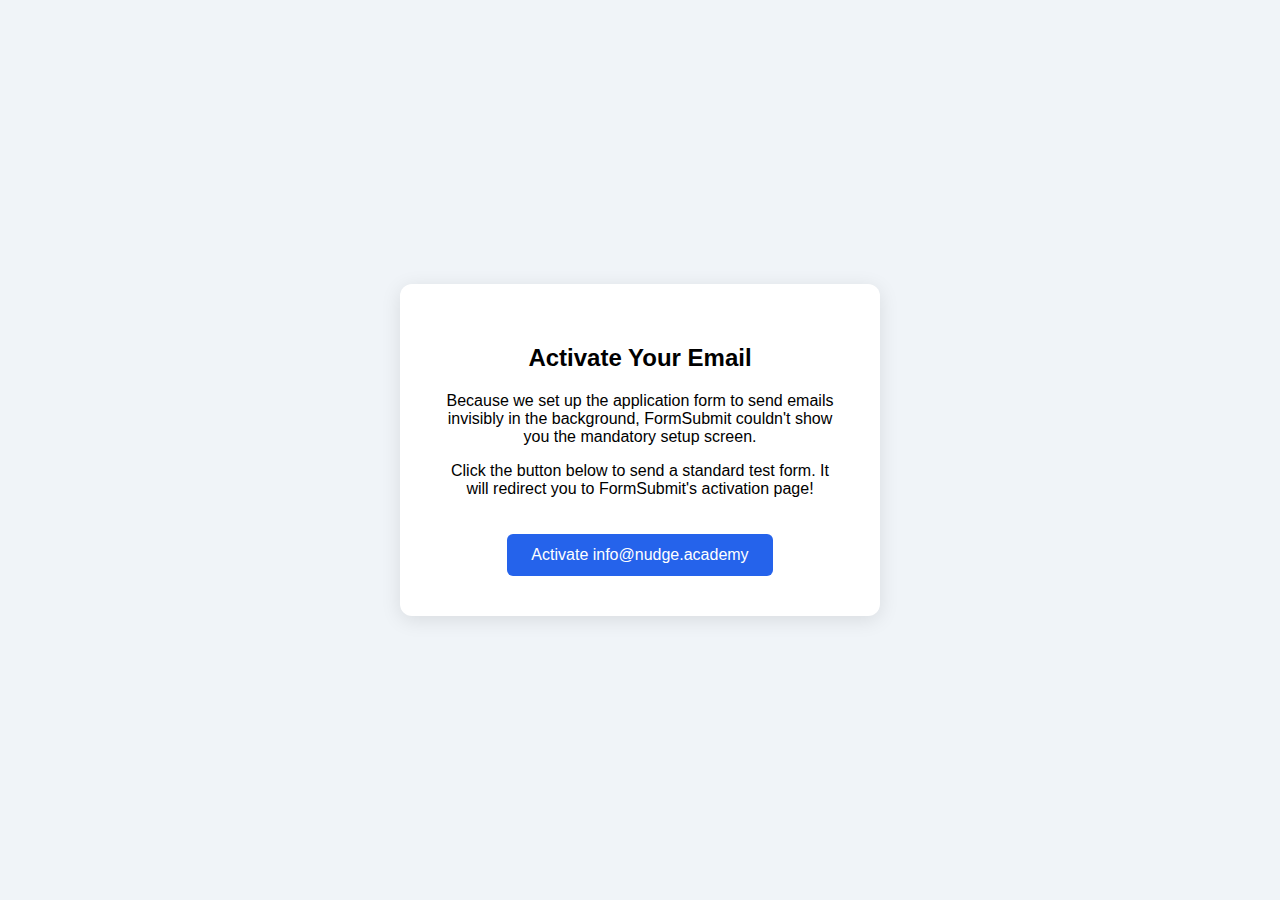
<file: activate.html>
<!DOCTYPE html>
<html lang="en">
<head>
  <meta charset="UTF-8">
  <meta name="viewport" content="width=device-width, initial-scale=1.0">
  <title>FormSubmit Activation</title>
  <style>
    body { font-family: sans-serif; display: flex; justify-content: center; align-items: center; height: 100vh; background: #f0f4f8; margin: 0; }
    .card { background: white; padding: 40px; border-radius: 12px; box-shadow: 0 4px 20px rgba(0,0,0,0.1); text-align: center; max-width: 400px; }
    button { background: #2563eb; color: white; border: none; padding: 12px 24px; border-radius: 6px; font-size: 16px; cursor: pointer; margin-top: 20px; }
    button:hover { background: #1d4ed8; }
  </style>
</head>
<body>
  <div class="card">
    <h2>Activate Your Email</h2>
    <p>Because we set up the application form to send emails invisibly in the background, FormSubmit couldn't show you the mandatory setup screen.</p>
    <p>Click the button below to send a standard test form. It will redirect you to FormSubmit's activation page!</p>
    
    <form action="https://formsubmit.co/info@nudge.academy" method="POST">
      <!-- We include a dummy email so it knows what to do -->
      <input type="hidden" name="name" value="Activation Test">
      <input type="hidden" name="message" value="This is an activation test to whitelist info@nudge.academy">
      <button type="submit">Activate info@nudge.academy</button>
    </form>
  </div>
</body>
</html>
</file>
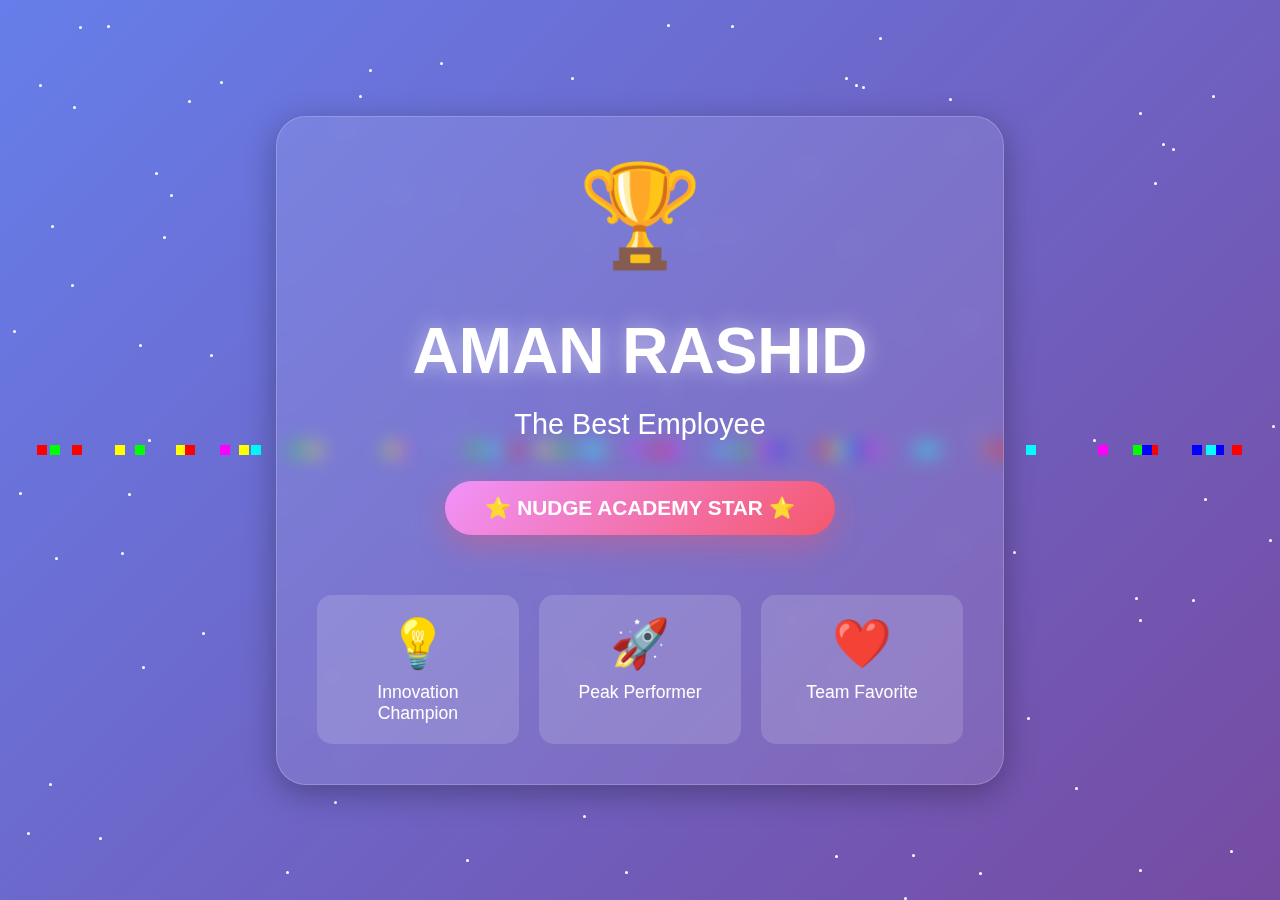
<file: Aman.html>
<!DOCTYPE html>
<html lang="en">
<head>
    <meta charset="UTF-8">
    <meta name="viewport" content="width=device-width, initial-scale=1.0">
    <title>Aman - The Best Employee</title>
    <style>
        * {
            margin: 0;
            padding: 0;
            box-sizing: border-box;
        }

        body {
            font-family: 'Segoe UI', Tahoma, Geneva, Verdana, sans-serif;
            background: linear-gradient(135deg, #667eea 0%, #764ba2 100%);
            min-height: 100vh;
            display: flex;
            justify-content: center;
            align-items: center;
            overflow: hidden;
            position: relative;
        }

        .stars {
            position: absolute;
            width: 100%;
            height: 100%;
            overflow: hidden;
        }

        .star {
            position: absolute;
            width: 3px;
            height: 3px;
            background: white;
            border-radius: 50%;
            animation: twinkle 3s infinite;
        }

        @keyframes twinkle {
            0%, 100% { opacity: 0.3; }
            50% { opacity: 1; }
        }

        .container {
            text-align: center;
            z-index: 10;
            padding: 40px;
            background: rgba(255, 255, 255, 0.1);
            backdrop-filter: blur(10px);
            border-radius: 30px;
            box-shadow: 0 8px 32px rgba(0, 0, 0, 0.3);
            border: 1px solid rgba(255, 255, 255, 0.2);
            max-width: 800px;
            animation: fadeIn 1s ease-in;
        }

        @keyframes fadeIn {
            from { opacity: 0; transform: translateY(30px); }
            to { opacity: 1; transform: translateY(0); }
        }

        .trophy {
            font-size: 100px;
            animation: bounce 2s infinite;
            display: inline-block;
            margin-bottom: 20px;
        }

        @keyframes bounce {
            0%, 100% { transform: translateY(0); }
            50% { transform: translateY(-20px); }
        }

        h1 {
            font-size: 4em;
            color: #fff;
            text-shadow: 0 0 20px rgba(255, 255, 255, 0.5);
            margin: 20px 0;
            animation: glow 2s ease-in-out infinite;
        }

        @keyframes glow {
            0%, 100% { text-shadow: 0 0 20px rgba(255, 255, 255, 0.5); }
            50% { text-shadow: 0 0 40px rgba(255, 255, 255, 0.8), 0 0 60px rgba(255, 255, 255, 0.6); }
        }

        .subtitle {
            font-size: 1.8em;
            color: #fff;
            margin: 20px 0;
            font-weight: 300;
        }

        .badge {
            display: inline-block;
            background: linear-gradient(135deg, #f093fb 0%, #f5576c 100%);
            color: white;
            padding: 15px 40px;
            border-radius: 50px;
            font-size: 1.3em;
            font-weight: bold;
            margin: 20px 0;
            box-shadow: 0 10px 30px rgba(245, 87, 108, 0.4);
            animation: pulse 2s infinite;
        }

        @keyframes pulse {
            0%, 100% { transform: scale(1); }
            50% { transform: scale(1.05); }
        }

        .achievements {
            display: flex;
            justify-content: space-around;
            margin-top: 40px;
            flex-wrap: wrap;
            gap: 20px;
        }

        .achievement {
            background: rgba(255, 255, 255, 0.15);
            padding: 20px;
            border-radius: 15px;
            flex: 1;
            min-width: 200px;
            transition: transform 0.3s ease;
        }

        .achievement:hover {
            transform: translateY(-10px);
            background: rgba(255, 255, 255, 0.25);
        }

        .achievement-icon {
            font-size: 3em;
            margin-bottom: 10px;
        }

        .achievement-text {
            color: white;
            font-size: 1.1em;
            font-weight: 500;
        }

        .confetti {
            position: absolute;
            width: 10px;
            height: 10px;
            background: #f0f;
            animation: confetti-fall 3s linear infinite;
        }

        @keyframes confetti-fall {
            to {
                transform: translateY(100vh) rotate(360deg);
                opacity: 0;
            }
        }
    </style>
</head>
<body>
    <div class="stars" id="stars"></div>
    
    <div class="container">
        <div class="trophy">🏆</div>
        <h1>AMAN RASHID</h1>
        <div class="subtitle">The Best Employee</div>
        <div class="badge">⭐ NUDGE ACADEMY STAR ⭐</div>
        
        <div class="achievements">
            <div class="achievement">
                <div class="achievement-icon">💡</div>
                <div class="achievement-text">Innovation Champion</div>
            </div>
            <div class="achievement">
                <div class="achievement-icon">🚀</div>
                <div class="achievement-text">Peak Performer</div>
            </div>
            <div class="achievement">
                <div class="achievement-icon">❤️</div>
                <div class="achievement-text">Team Favorite</div>
            </div>
        </div>
    </div>

    <script>
        // Generate stars
        const starsContainer = document.getElementById('stars');
        for (let i = 0; i < 100; i++) {
            const star = document.createElement('div');
            star.className = 'star';
            star.style.left = Math.random() * 100 + '%';
            star.style.top = Math.random() * 100 + '%';
            star.style.animationDelay = Math.random() * 3 + 's';
            starsContainer.appendChild(star);
        }

        // Generate confetti
        const colors = ['#f0f', '#0ff', '#ff0', '#0f0', '#f00', '#00f'];
        for (let i = 0; i < 50; i++) {
            const confetti = document.createElement('div');
            confetti.className = 'confetti';
            confetti.style.left = Math.random() * 100 + '%';
            confetti.style.background = colors[Math.floor(Math.random() * colors.length)];
            confetti.style.animationDelay = Math.random() * 3 + 's';
            confetti.style.animationDuration = (Math.random() * 2 + 2) + 's';
            document.body.appendChild(confetti);
        }
    </script>
</body>
</html>
</file>
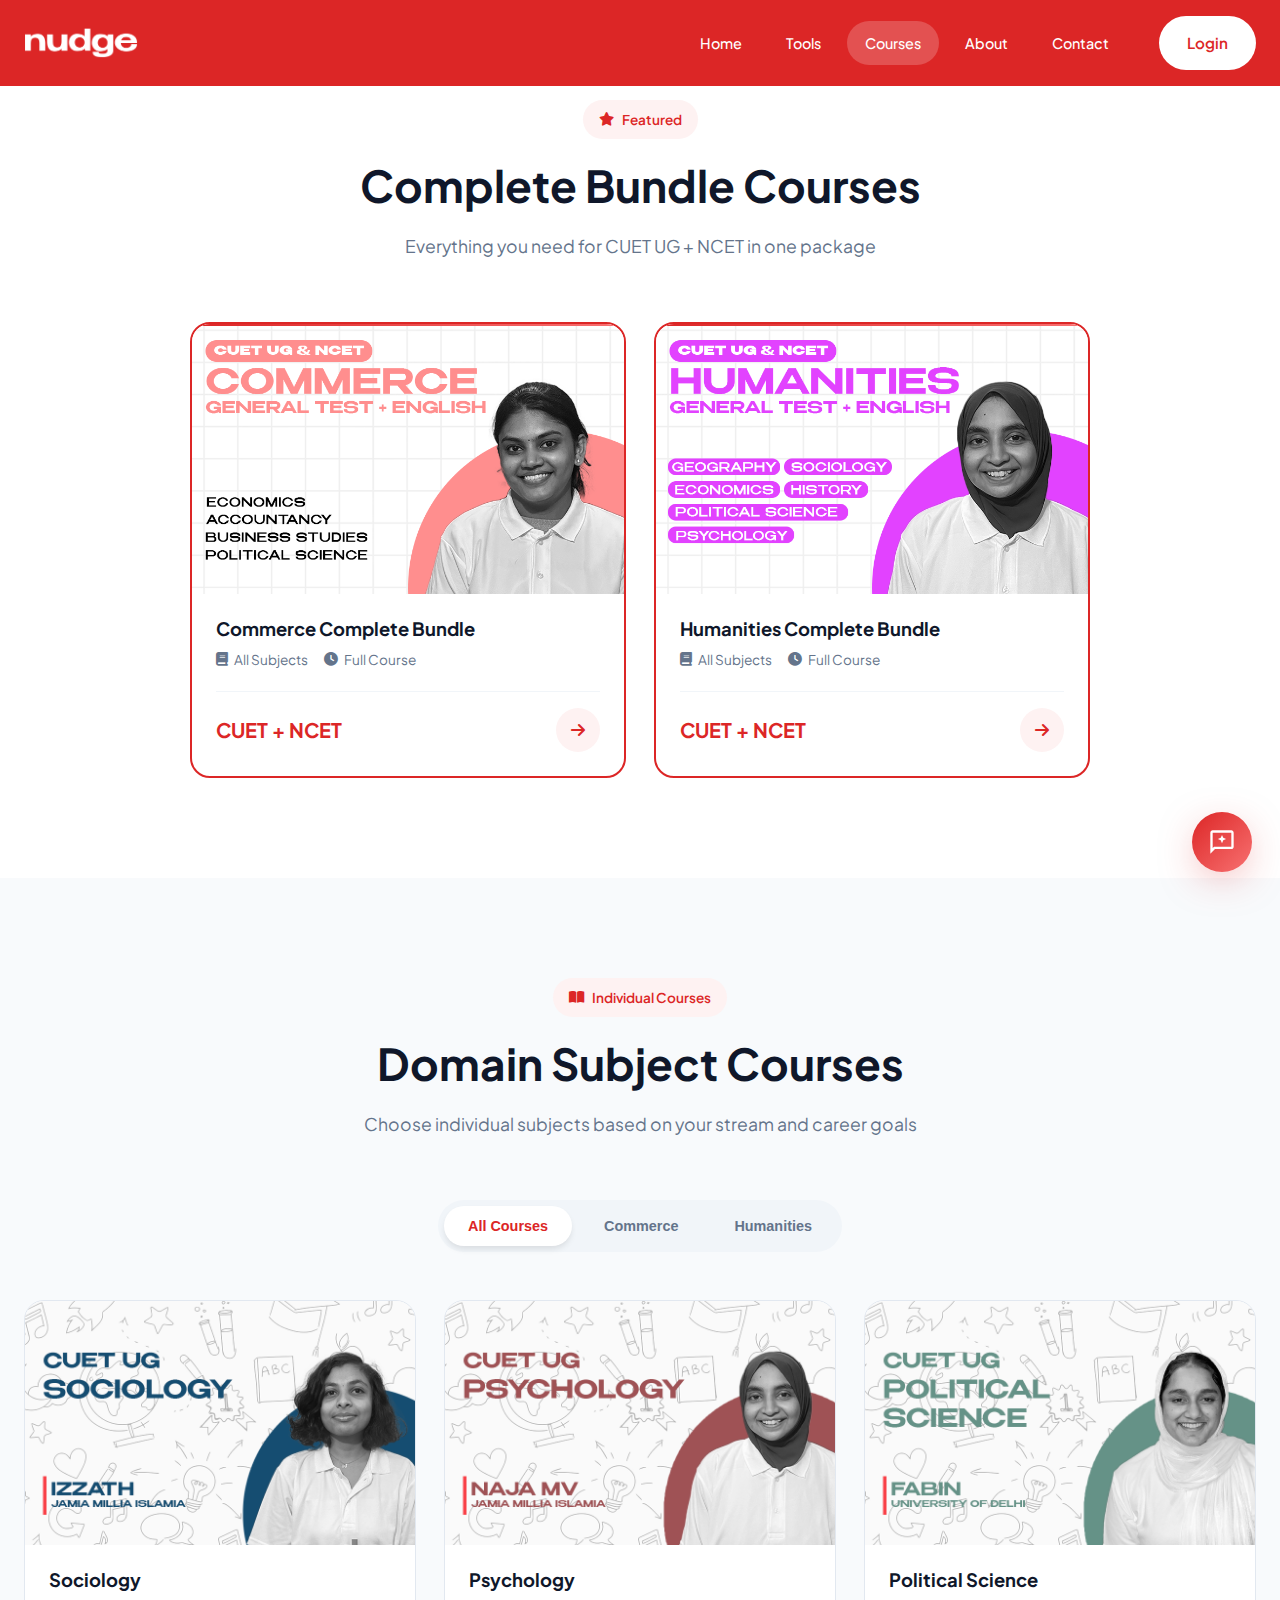
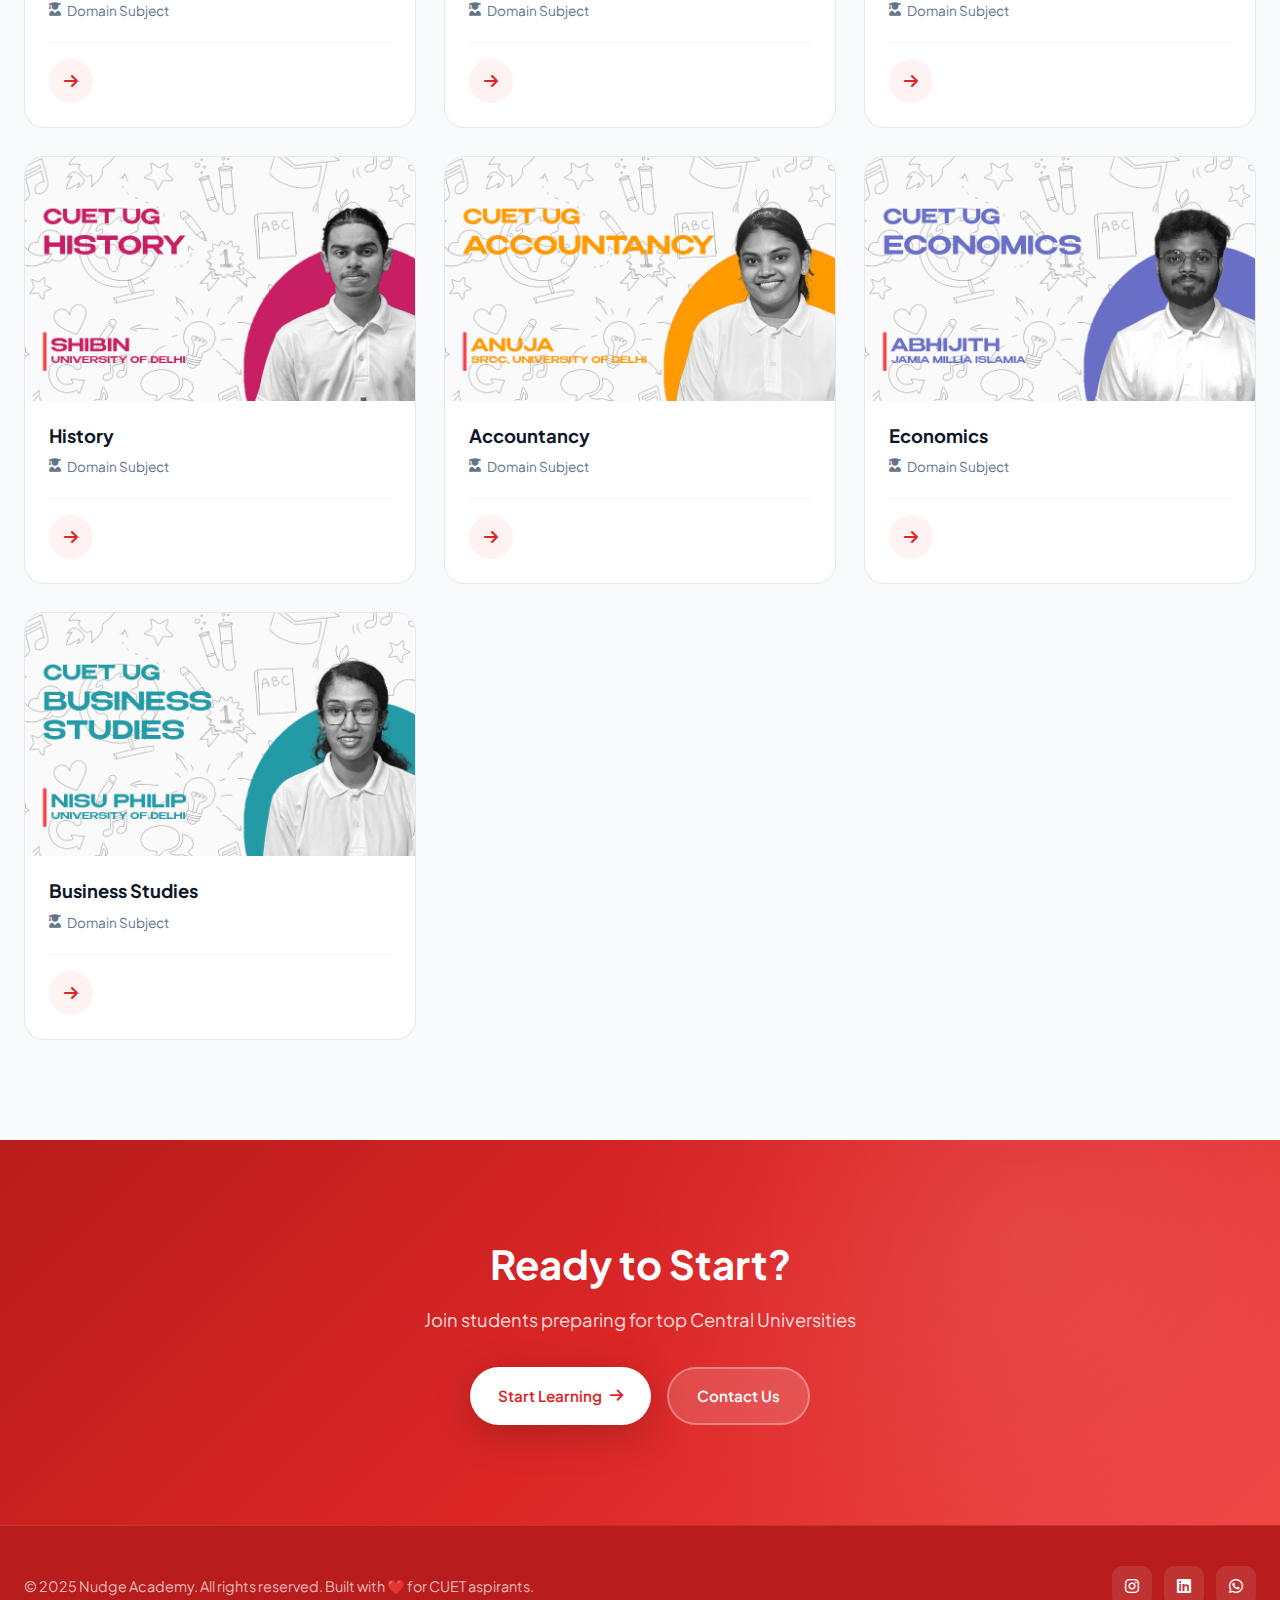
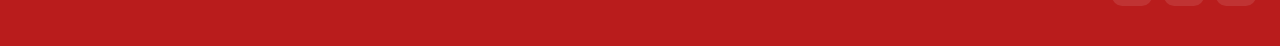
<file: courses.html>
<!DOCTYPE html>
<html lang="en">

<head>
    <meta charset="UTF-8">
    <meta name="viewport" content="width=device-width, initial-scale=1.0">
    <title>All Courses - Nudge Academy | CUET UG Preparation</title>
    <meta name="description"
        content="Explore all CUET UG preparation courses at Nudge Academy. Commerce, Humanities, and individual subject courses taught by Central University experts.">
    <link rel="icon" type="image/png" href="assets/images/favicon.png">

    <!-- Fonts -->
    <link rel="preconnect" href="https://fonts.googleapis.com">
    <link rel="preconnect" href="https://fonts.gstatic.com" crossorigin>
    <link href="https://fonts.googleapis.com/css2?family=Plus+Jakarta+Sans:wght@400;500;600;700;800&display=swap"
        rel="stylesheet">

    <!-- Font Awesome -->
    <link rel="stylesheet" href="https://cdnjs.cloudflare.com/ajax/libs/font-awesome/6.4.0/css/all.min.css">

    <!-- Styles -->
    <link rel="stylesheet" href="assets/css/nudge-style.css">
</head>

<body>

    <!-- ==================== HEADER ==================== -->
    <header class="header" id="header">
        <div class="container">
            <div class="header-inner">
                <a href="index.html" class="logo">
                    <img src="assets/images/NUDGE LOGO.png" alt="Nudge Academy">
                </a>

                <nav class="nav">
                    <div class="nav-links">
                        <a href="index.html" class="nav-link">Home</a>
                        <a href="index.html#tools" class="nav-link">Tools</a>
                        <a href="courses.html" class="nav-link active">Courses</a>
                        <a href="index.html#about" class="nav-link">About</a>
                        <a href="index.html#contact" class="nav-link">Contact</a>
                    </div>
                    <div class="nav-cta">
                        <a href="https://web.classplusapp.com/login?orgCode=wjfzco" class="btn btn-primary">
                            Login
                        </a>
                    </div>
                </nav>

                <div class="menu-toggle">
                    <span></span>
                </div>
            </div>
        </div>
    </header>


    <!-- ==================== FEATURED COURSES ==================== -->
    <section class="section courses-section">
        <div class="container">
            <div class="section-header">
                <span class="section-tag">
                    <i class="fas fa-star"></i> Featured
                </span>
                <h2 class="section-title">Complete Bundle Courses</h2>
                <p class="section-desc">Everything you need for CUET UG + NCET in one package</p>
            </div>

            <div class="courses-grid featured-courses">
                <!-- Commerce Bundle -->
                <a href="https://classplusapp.com/w/nudge-academy-wjfzco/courses/710774" class="course-card featured">
                    <div class="course-image">
                        <img src="assets/images/CUET UG, NCET COMMERCE THUMBNAIL.png" alt="Commerce Course">
                    </div>
                    <div class="course-content">
                        <h3 class="course-title">Commerce Complete Bundle</h3>
                        <div class="course-meta">
                            <span><i class="fas fa-book"></i> All Subjects</span>
                            <span><i class="fas fa-clock"></i> Full Course</span>
                        </div>
                        <div class="course-footer">
                            <span class="course-price">CUET + NCET</span>
                            <span class="course-link"><i class="fas fa-arrow-right"></i></span>
                        </div>
                    </div>
                </a>

                <!-- Humanities Bundle -->
                <a href="https://classplusapp.com/w/nudge-academy-wjfzco/courses/710157" class="course-card featured">
                    <div class="course-image">
                        <img src="assets/images/CUET UG, NCET HUMANITIES THUMBNAIL.png" alt="Humanities Course">
                    </div>
                    <div class="course-content">
                        <h3 class="course-title">Humanities Complete Bundle</h3>
                        <div class="course-meta">
                            <span><i class="fas fa-book"></i> All Subjects</span>
                            <span><i class="fas fa-clock"></i> Full Course</span>
                        </div>
                        <div class="course-footer">
                            <span class="course-price">CUET + NCET</span>
                            <span class="course-link"><i class="fas fa-arrow-right"></i></span>
                        </div>
                    </div>
                </a>
            </div>
        </div>
    </section>

    <!-- ==================== ALL COURSES ==================== -->
    <section class="section courses-section all-courses-section">
        <div class="container">
            <div class="section-header">
                <span class="section-tag">
                    <i class="fas fa-book-open"></i> Individual Courses
                </span>
                <h2 class="section-title">Domain Subject Courses</h2>
                <p class="section-desc">Choose individual subjects based on your stream and career goals</p>
            </div>

            <div class="courses-tabs">
                <button class="courses-tab active" data-filter="all">All Courses</button>
                <button class="courses-tab" data-filter="commerce">Commerce</button>
                <button class="courses-tab" data-filter="humanities">Humanities</button>
            </div>

            <div class="courses-grid">
                <!-- Sociology -->
                <a href="https://classplusapp.com/w/nudge-academy-wjfzco/wlp/sociology" class="course-card"
                    data-category="humanities">
                    <div class="course-image">
                        <img src="assets/images/IZZATH NUDGE ACADEMY.png" alt="Sociology">
                    </div>
                    <div class="course-content">
                        <h3 class="course-title">Sociology</h3>
                        <div class="course-meta">
                            <span><i class="fas fa-user-graduate"></i> Domain Subject</span>
                        </div>
                        <div class="course-footer">
                            <span class="course-link"><i class="fas fa-arrow-right"></i></span>
                        </div>
                    </div>
                </a>

                <!-- Psychology -->
                <a href="https://classplusapp.com/w/nudge-academy-wjfzco/wlp/psychology" class="course-card"
                    data-category="humanities">
                    <div class="course-image">
                        <img src="assets/images/PSYCOLOGY FACULTY.png" alt="Psychology">
                    </div>
                    <div class="course-content">
                        <h3 class="course-title">Psychology</h3>
                        <div class="course-meta">
                            <span><i class="fas fa-user-graduate"></i> Domain Subject</span>
                        </div>
                        <div class="course-footer">
                            <span class="course-link"><i class="fas fa-arrow-right"></i></span>
                        </div>
                    </div>
                </a>

                <!-- Political Science -->
                <a href="https://classplusapp.com/w/nudge-academy-wjfzco/wlp/polscience" class="course-card"
                    data-category="humanities">
                    <div class="course-image">
                        <img src="assets/images/POL SCIENCE FACULTY .png" alt="Political Science">
                    </div>
                    <div class="course-content">
                        <h3 class="course-title">Political Science</h3>
                        <div class="course-meta">
                            <span><i class="fas fa-user-graduate"></i> Domain Subject</span>
                        </div>
                        <div class="course-footer">
                            <span class="course-link"><i class="fas fa-arrow-right"></i></span>
                        </div>
                    </div>
                </a>

                <!-- History -->
                <a href="https://classplusapp.com/w/nudge-academy-wjfzco/wlp/history" class="course-card"
                    data-category="humanities">
                    <div class="course-image">
                        <img src="assets/images/HISTORY.png" alt="History">
                    </div>
                    <div class="course-content">
                        <h3 class="course-title">History</h3>
                        <div class="course-meta">
                            <span><i class="fas fa-user-graduate"></i> Domain Subject</span>
                        </div>
                        <div class="course-footer">
                            <span class="course-link"><i class="fas fa-arrow-right"></i></span>
                        </div>
                    </div>
                </a>

                <!-- Accountancy -->
                <a href="https://classplusapp.com/w/nudge-academy-wjfzco/wlp/accountancy" class="course-card"
                    data-category="commerce">
                    <div class="course-image">
                        <img src="assets/images/ACCOUNTANCY.png" alt="Accountancy">
                    </div>
                    <div class="course-content">
                        <h3 class="course-title">Accountancy</h3>
                        <div class="course-meta">
                            <span><i class="fas fa-user-graduate"></i> Domain Subject</span>
                        </div>
                        <div class="course-footer">
                            <span class="course-link"><i class="fas fa-arrow-right"></i></span>
                        </div>
                    </div>
                </a>

                <!-- Economics -->
                <a href="https://classplusapp.com/w/nudge-academy-wjfzco/wlp/economics" class="course-card"
                    data-category="commerce">
                    <div class="course-image">
                        <img src="assets/images/ECONOMICS FACULTY POSTER.png" alt="Economics">
                    </div>
                    <div class="course-content">
                        <h3 class="course-title">Economics</h3>
                        <div class="course-meta">
                            <span><i class="fas fa-user-graduate"></i> Domain Subject</span>
                        </div>
                        <div class="course-footer">
                            <span class="course-link"><i class="fas fa-arrow-right"></i></span>
                        </div>
                    </div>
                </a>

                <!-- Business Studies -->
                <a href="https://classplusapp.com/w/nudge-academy-wjfzco/wlp/businessstudies" class="course-card"
                    data-category="commerce">
                    <div class="course-image">
                        <img src="assets/images/BUSINESS STUDIES.png" alt="Business Studies">
                    </div>
                    <div class="course-content">
                        <h3 class="course-title">Business Studies</h3>
                        <div class="course-meta">
                            <span><i class="fas fa-user-graduate"></i> Domain Subject</span>
                        </div>
                        <div class="course-footer">
                            <span class="course-link"><i class="fas fa-arrow-right"></i></span>
                        </div>
                    </div>
                </a>
            </div>
        </div>
    </section>

    <!-- ==================== CTA SECTION ==================== -->
    <section class="section cta-section">
        <div class="container">
            <div class="cta-content">
                <h2>Ready to Start?</h2>
                <p>Join students preparing for top Central Universities</p>
                <div class="cta-buttons">
                    <a href="https://web.classplusapp.com/login?orgCode=wjfzco" class="btn btn-primary">
                        Start Learning <i class="fas fa-arrow-right"></i>
                    </a>
                    <a href="index.html#contact" class="btn btn-white">
                        Contact Us
                    </a>
                </div>
            </div>
        </div>
    </section>

    <!-- ==================== FOOTER ==================== -->
    <footer class="footer">
        <div class="container">
            <div class="footer-content">
                <p>© 2025 Nudge Academy. All rights reserved. Built with ❤️ for CUET aspirants.</p>
                <div class="footer-social">
                    <a href="https://www.instagram.com/nudge.academy/" target="_blank"><i
                            class="fab fa-instagram"></i></a>
                    <a href="https://www.linkedin.com/company/nudge-academy/" target="_blank"><i
                            class="fab fa-linkedin"></i></a>
                    <a href="https://chat.whatsapp.com/LFa9uNOkXsT4VavhHxNWHa" target="_blank"><i
                            class="fab fa-whatsapp"></i></a>
                </div>
            </div>
        </div>
    </footer>

    <!-- ==================== AI CHAT BUBBLE ==================== -->
    <div class="ai-bubble">
        <span class="ai-bubble-text">Ask Jarmana AI ✨</span>
        <a href="https://jarmana.vercel.app/" target="_blank" class="ai-bubble-btn" title="AI Doubt Solver">
            <svg viewBox="0 0 24 24">
                <path
                    d="M20 2H4c-1.1 0-2 .9-2 2v18l4-4h14c1.1 0 2-.9 2-2V4c0-1.1-.9-2-2-2zm0 14H5.17L4 17.17V4h16v12z" />
                <path d="M12 6l1.09 2.41L15.5 9.5l-2.41 1.09L12 13l-1.09-2.41L8.5 9.5l2.41-1.09z" />
            </svg>
        </a>
    </div>

    <!-- ==================== SCRIPTS ==================== -->
    <script>
        // Header scroll effect
        const header = document.getElementById('header');
        window.addEventListener('scroll', () => {
            if (window.scrollY > 100) {
                header.classList.add('scrolled');
            } else {
                header.classList.remove('scrolled');
            }
        });

        // Mobile menu toggle
        const menuToggle = document.querySelector('.menu-toggle');
        const nav = document.querySelector('.nav');

        menuToggle.addEventListener('click', () => {
            menuToggle.classList.toggle('active');
            nav.classList.toggle('active');
        });

        // Close menu when clicking a nav link
        document.querySelectorAll('.nav-link').forEach(link => {
            link.addEventListener('click', () => {
                menuToggle.classList.remove('active');
                nav.classList.remove('active');
            });
        });

        // Course tabs filtering
        document.querySelectorAll('.courses-tab').forEach(tab => {
            tab.addEventListener('click', () => {
                // Update active tab
                document.querySelectorAll('.courses-tab').forEach(t => t.classList.remove('active'));
                tab.classList.add('active');

                // Filter courses
                const filter = tab.dataset.filter;
                document.querySelectorAll('.courses-grid:not(.featured-courses) .course-card').forEach(card => {
                    if (filter === 'all' || card.dataset.category === filter) {
                        card.style.display = 'block';
                    } else {
                        card.style.display = 'none';
                    }
                });
            });
        });
    </script>

</body>

</html>
</file>
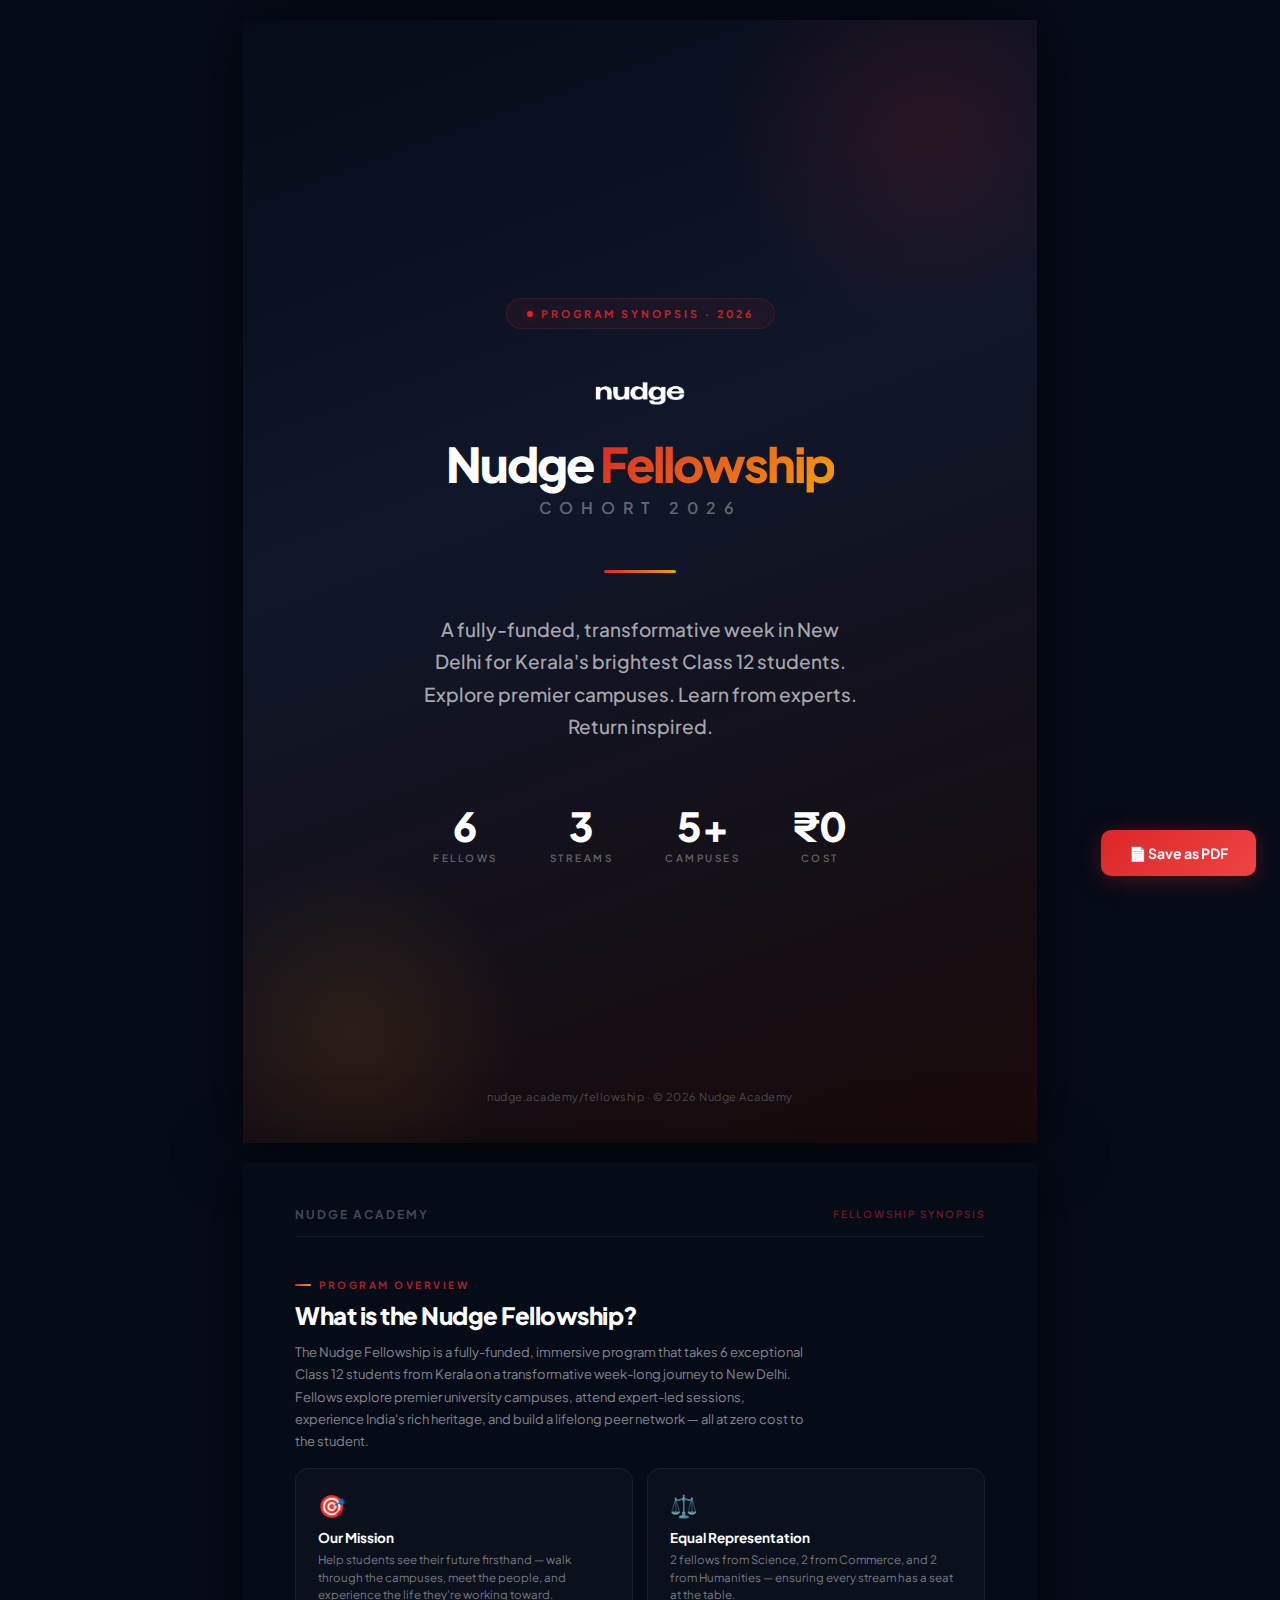
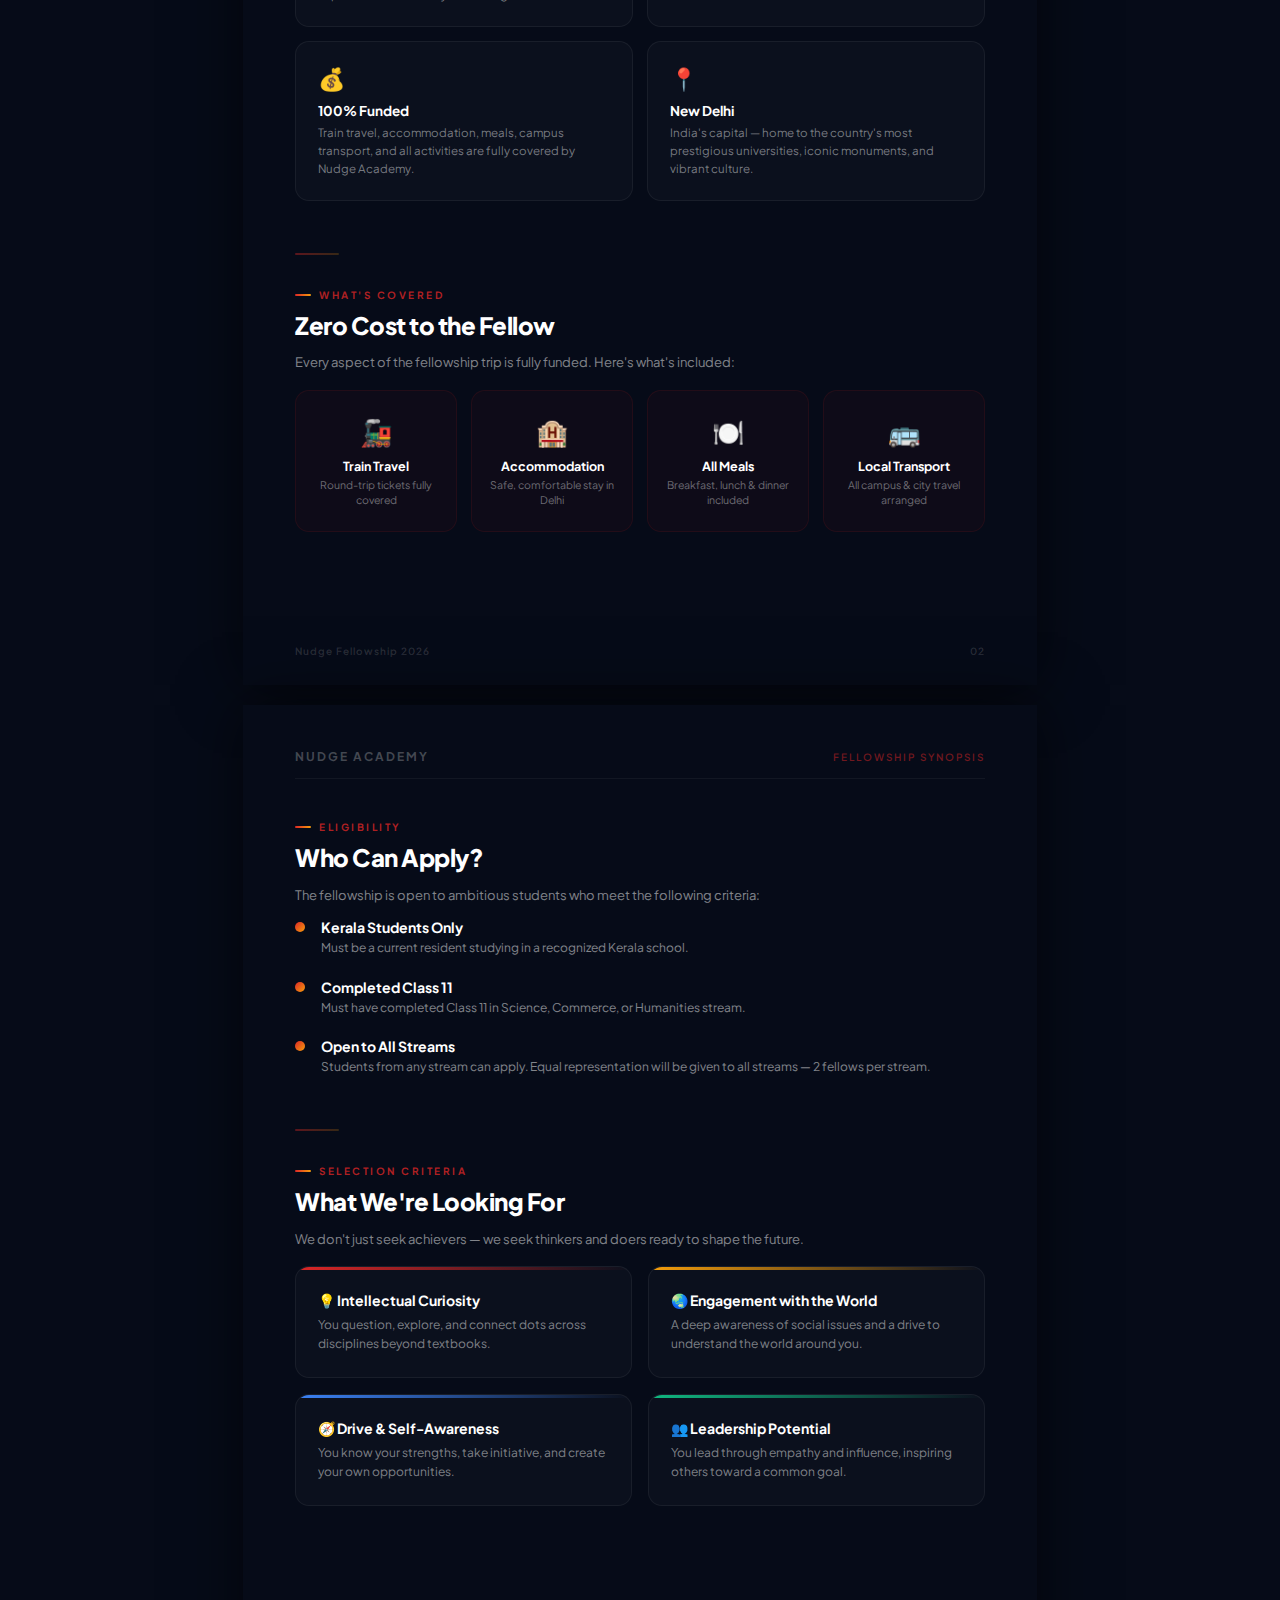
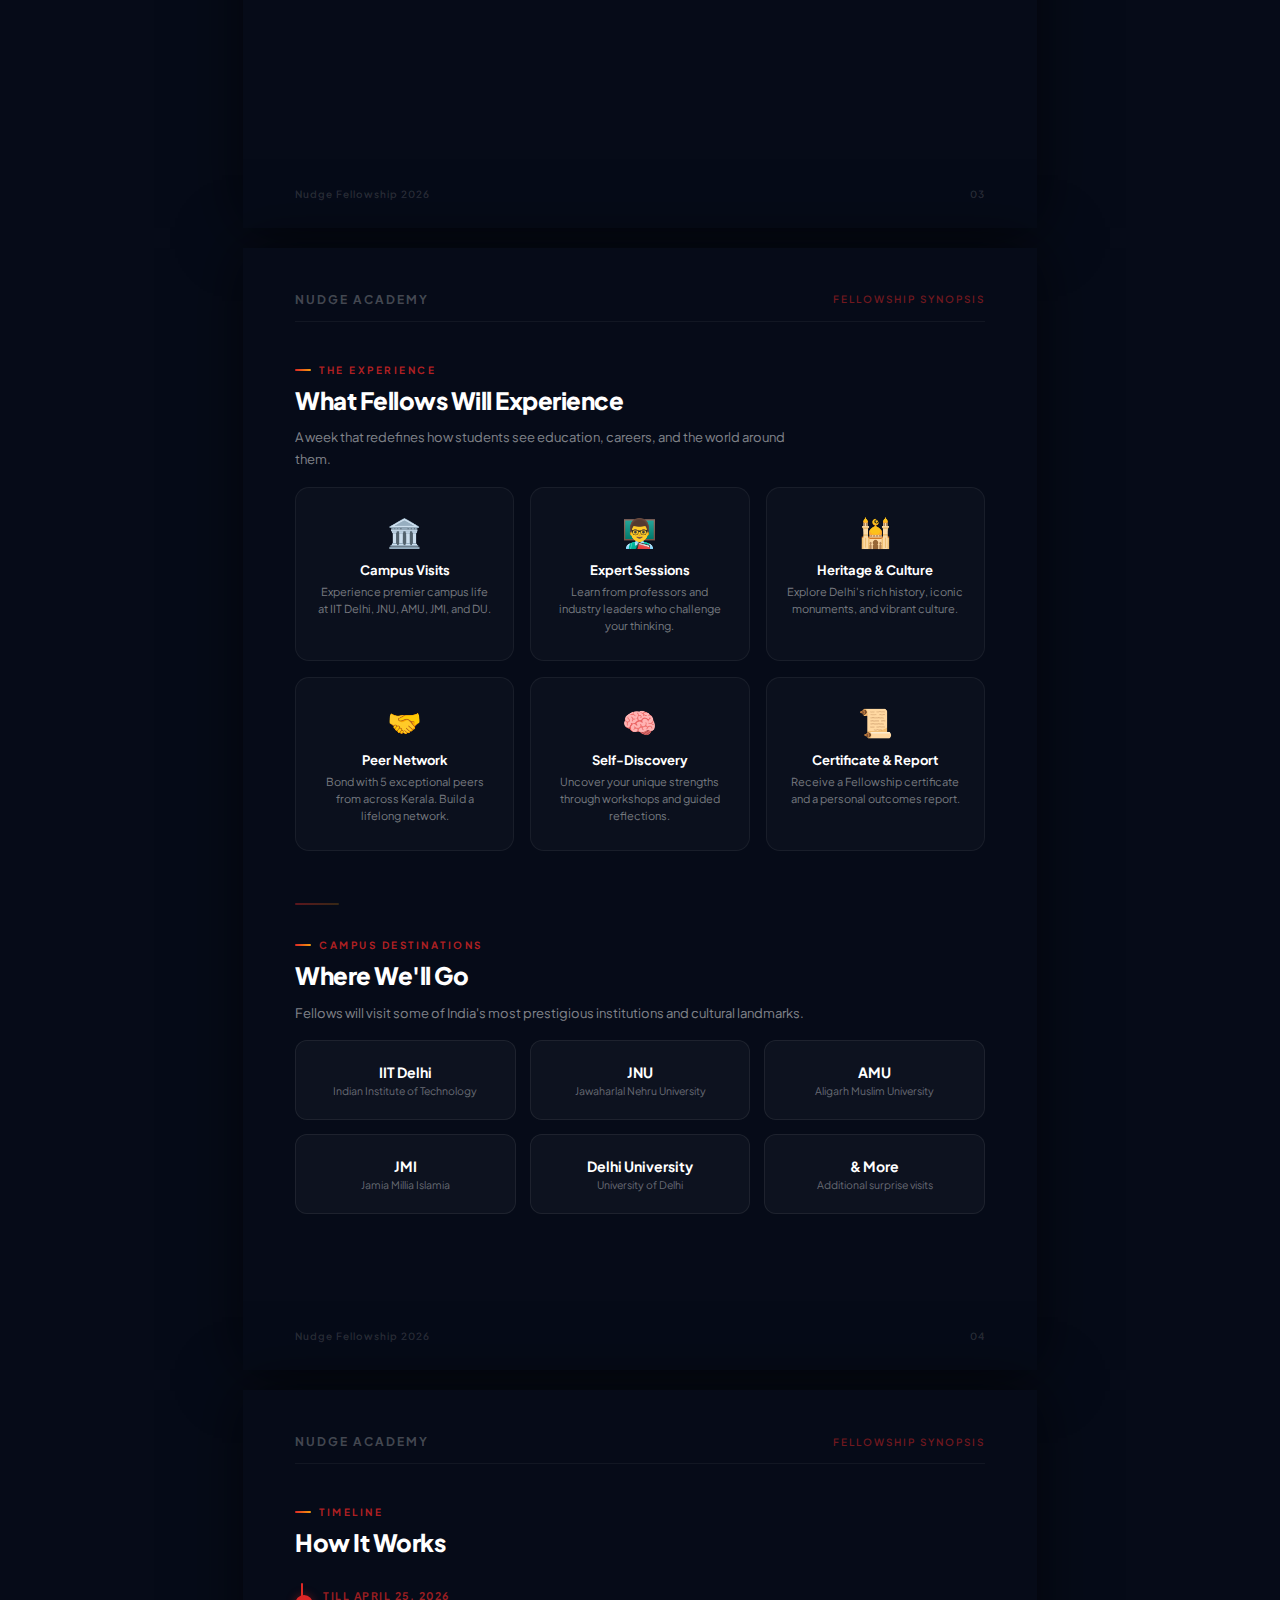
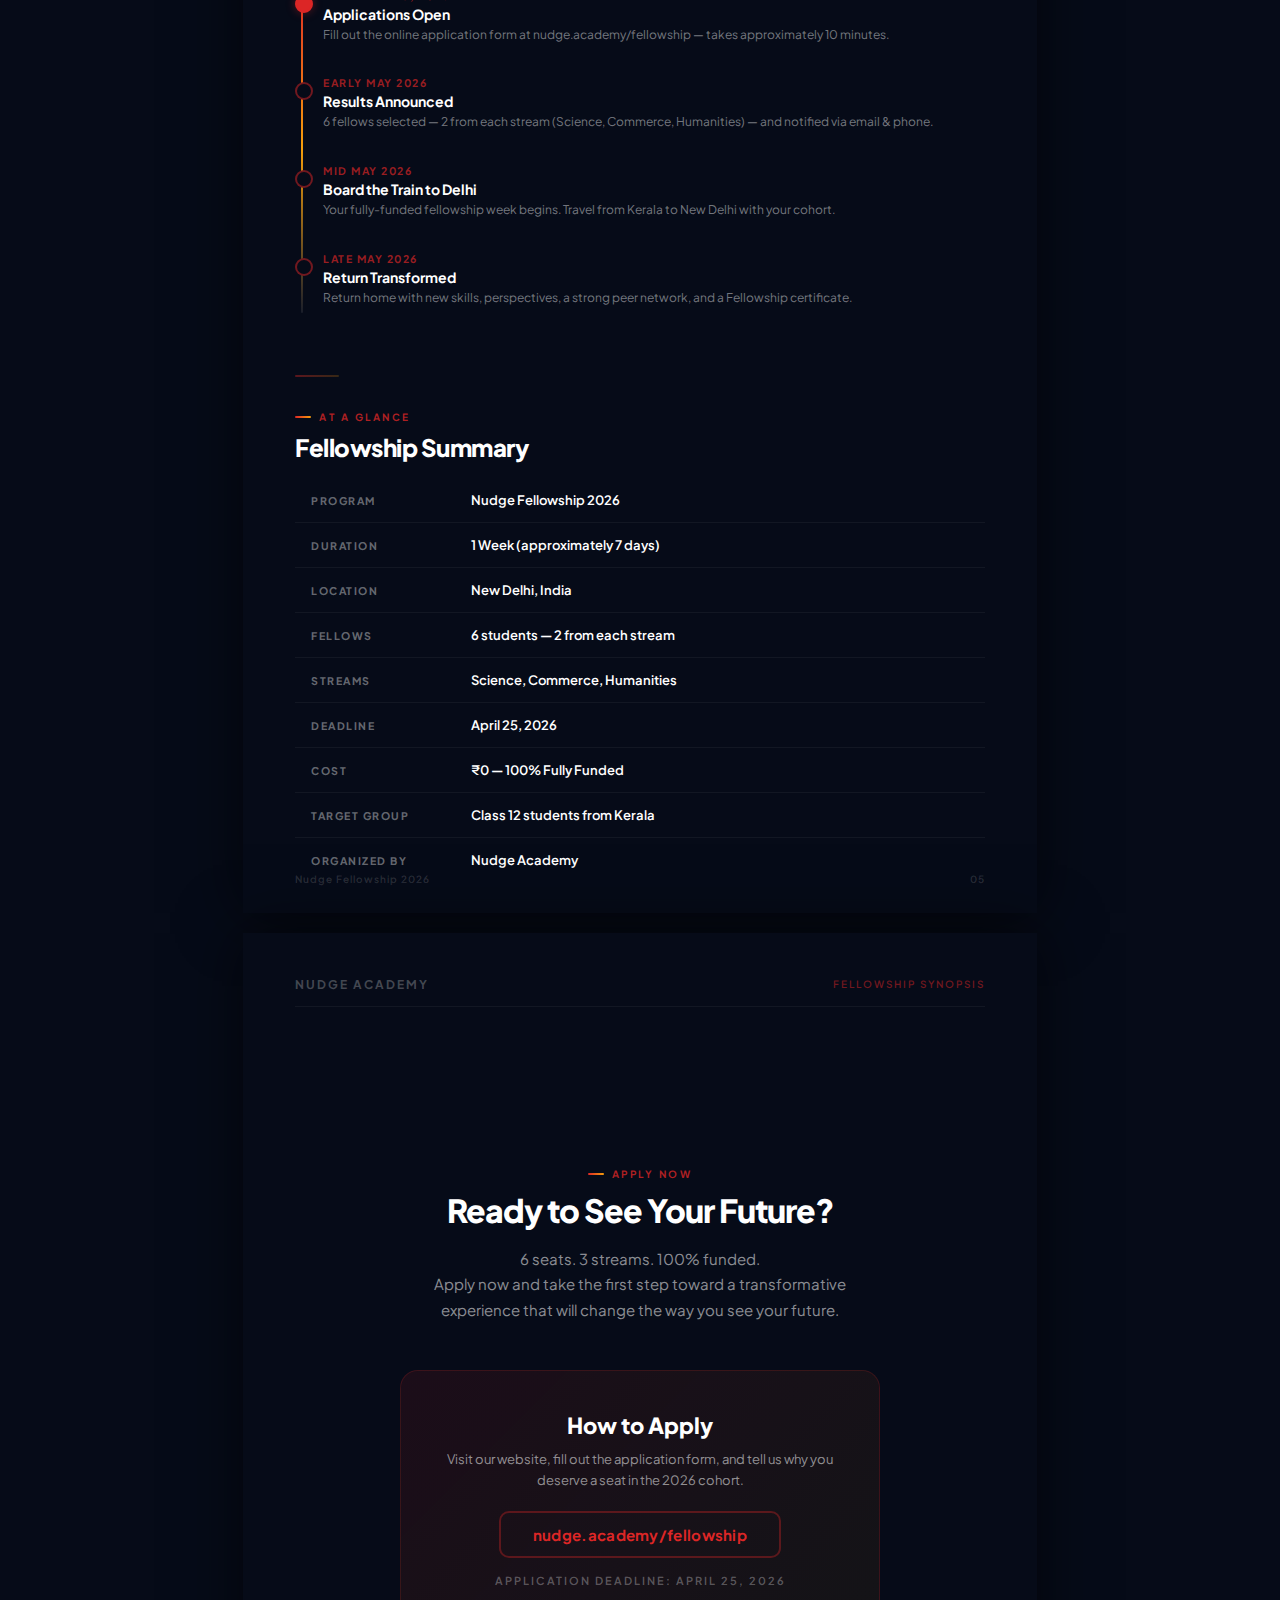
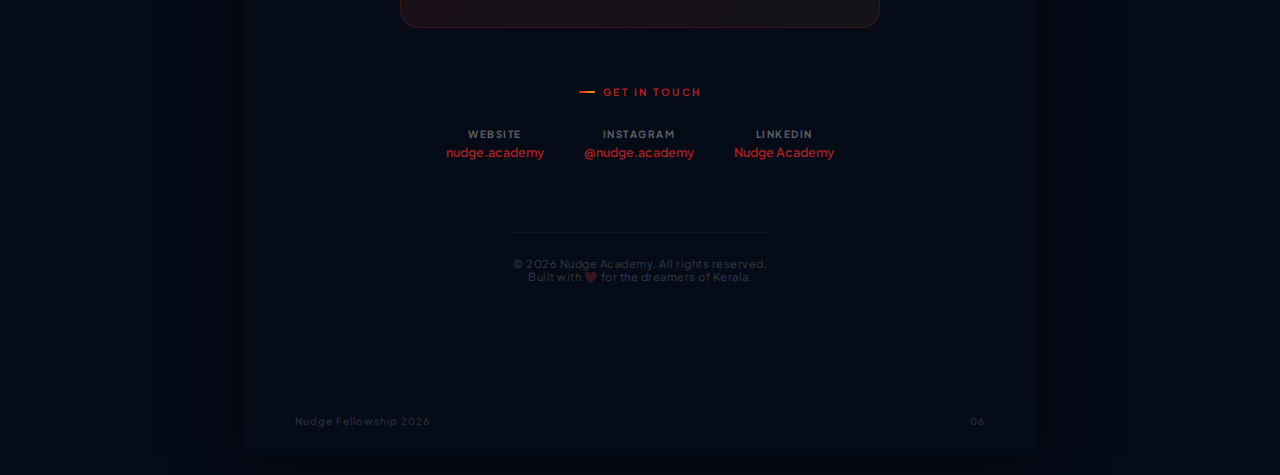
<file: fellowship-synopsis.html>
<!DOCTYPE html>
<html lang="en">

<head>
  <meta charset="UTF-8">
  <meta name="viewport" content="width=device-width, initial-scale=1.0">
  <title>Nudge Fellowship 2026 — Program Synopsis</title>
  <link rel="preconnect" href="https://fonts.googleapis.com">
  <link rel="preconnect" href="https://fonts.gstatic.com" crossorigin>
  <link href="https://fonts.googleapis.com/css2?family=Plus+Jakarta+Sans:wght@400;500;600;700;800&display=swap" rel="stylesheet">
  <style>
    @page {
      size: A4;
      margin: 0;
    }

    * { margin: 0; padding: 0; box-sizing: border-box; }

    html, body {
      font-family: 'Plus Jakarta Sans', -apple-system, sans-serif;
      background: #060b18;
      color: #e2e8f0;
      -webkit-print-color-adjust: exact;
      print-color-adjust: exact;
    }

    /* ===== FIXED A4 PAGE ===== */
    .page {
      width: 210mm;
      height: 297mm;
      margin: 0 auto;
      position: relative;
      overflow: hidden;
      page-break-after: always;
      page-break-inside: avoid;
      background: #060b18;
    }

    .page:last-child { page-break-after: avoid; }

    @media screen {
      .page {
        margin: 20px auto;
        box-shadow: 0 0 60px rgba(0,0,0,0.6);
      }
    }

    /* ========================================== */
    /*              PAGE 1 — COVER               */
    /* ========================================== */
    .cover {
      background: linear-gradient(160deg, #060b18 0%, #0f172a 40%, #1a0a0a 100%);
      display: flex;
      flex-direction: column;
      justify-content: center;
      align-items: center;
      text-align: center;
      padding: 60px 56px;
    }

    .cover::before {
      content: '';
      position: absolute;
      top: -100px; right: -100px;
      width: 420px; height: 420px;
      background: radial-gradient(circle, rgba(220,38,38,0.14) 0%, transparent 70%);
      border-radius: 50%;
    }

    .cover::after {
      content: '';
      position: absolute;
      bottom: -60px; left: -60px;
      width: 340px; height: 340px;
      background: radial-gradient(circle, rgba(245,158,11,0.1) 0%, transparent 70%);
      border-radius: 50%;
    }

    .cover-badge {
      display: inline-flex;
      align-items: center;
      gap: 8px;
      font-size: 10.5px;
      font-weight: 700;
      text-transform: uppercase;
      letter-spacing: 3px;
      color: rgba(220,38,38,0.9);
      padding: 8px 20px;
      background: rgba(220,38,38,0.07);
      border: 1px solid rgba(220,38,38,0.18);
      border-radius: 50px;
      margin-bottom: 52px;
      position: relative; z-index: 1;
    }

    .cover-badge::before {
      content: '';
      width: 6px; height: 6px;
      background: #dc2626;
      border-radius: 50%;
      box-shadow: 0 0 8px rgba(220,38,38,0.6);
    }

    .cover-logo { width: 90px; margin-bottom: 28px; position: relative; z-index: 1; }
    .cover-logo img { width: 100%; height: auto; }

    .cover h1 {
      font-size: 48px;
      font-weight: 800;
      color: #fff;
      letter-spacing: -2px;
      line-height: 1.1;
      margin-bottom: 6px;
      position: relative; z-index: 1;
    }

    .cover h1 span {
      background: linear-gradient(135deg, #dc2626, #f59e0b);
      -webkit-background-clip: text;
      -webkit-text-fill-color: transparent;
      background-clip: text;
    }

    .cover-year {
      font-size: 16px;
      font-weight: 600;
      color: rgba(255,255,255,0.35);
      letter-spacing: 8px;
      text-transform: uppercase;
      margin-bottom: 52px;
      position: relative; z-index: 1;
    }

    .cover-divider {
      width: 72px; height: 3px;
      background: linear-gradient(90deg, #dc2626, #f59e0b);
      border-radius: 3px;
      margin-bottom: 40px;
      position: relative; z-index: 1;
    }

    .cover-tagline {
      font-size: 19px;
      font-weight: 500;
      color: rgba(255,255,255,0.65);
      line-height: 1.7;
      max-width: 440px;
      margin-bottom: 64px;
      position: relative; z-index: 1;
    }

    .cover-stats {
      display: flex;
      gap: 52px;
      position: relative; z-index: 1;
    }

    .cover-stat-num {
      font-size: 40px;
      font-weight: 800;
      color: #fff;
      display: block;
      line-height: 1;
    }

    .cover-stat-label {
      font-size: 10px;
      font-weight: 600;
      color: rgba(255,255,255,0.35);
      text-transform: uppercase;
      letter-spacing: 2.5px;
      margin-top: 6px;
      display: block;
    }

    .cover-footer {
      position: absolute; bottom: 40px; left: 0; right: 0;
      text-align: center; z-index: 1;
    }

    .cover-footer p {
      font-size: 11px;
      color: rgba(255,255,255,0.25);
      letter-spacing: 0.5px;
    }

    .cover-footer a {
      color: rgba(220,38,38,0.6);
      text-decoration: none;
    }

    /* ========================================== */
    /*            CONTENT PAGE BASE              */
    /* ========================================== */
    .content-page {
      background: #060b18;
      padding: 44px 52px 52px;
      display: flex;
      flex-direction: column;
    }

    .page-header {
      display: flex;
      justify-content: space-between;
      align-items: center;
      padding-bottom: 14px;
      border-bottom: 1px solid rgba(255,255,255,0.05);
      margin-bottom: 32px;
      flex-shrink: 0;
    }

    .page-header-logo {
      font-size: 12px;
      font-weight: 700;
      color: rgba(255,255,255,0.25);
      letter-spacing: 2px;
      text-transform: uppercase;
    }

    .page-header-page {
      font-size: 10px;
      font-weight: 600;
      color: rgba(220,38,38,0.5);
      letter-spacing: 2px;
      text-transform: uppercase;
    }

    .page-content {
      flex: 1;
      display: flex;
      flex-direction: column;
      justify-content: flex-start;
    }

    .section { margin-bottom: 28px; }

    .section-tag {
      display: inline-flex;
      align-items: center;
      gap: 8px;
      font-size: 10px;
      font-weight: 700;
      text-transform: uppercase;
      letter-spacing: 2.5px;
      color: rgba(220,38,38,0.8);
      margin-bottom: 10px;
    }

    .section-tag::before {
      content: '';
      width: 16px; height: 2px;
      background: linear-gradient(90deg, #dc2626, #f59e0b);
      border-radius: 2px;
    }

    .section h2 {
      font-size: 24px;
      font-weight: 800;
      color: #fff;
      letter-spacing: -0.5px;
      margin-bottom: 12px;
      line-height: 1.2;
    }

    .section-desc {
      font-size: 13px;
      color: rgba(255,255,255,0.5);
      line-height: 1.7;
      max-width: 520px;
    }

    .mini-divider {
      width: 44px; height: 2px;
      background: linear-gradient(90deg, rgba(220,38,38,0.4), rgba(245,158,11,0.2));
      border-radius: 2px;
      margin: 24px 0;
      flex-shrink: 0;
    }

    /* Highlight grid */
    .highlights {
      display: grid;
      grid-template-columns: 1fr 1fr;
      gap: 14px;
      margin-top: 16px;
    }

    .hl-box {
      background: rgba(255,255,255,0.025);
      border: 1px solid rgba(255,255,255,0.06);
      border-radius: 14px;
      padding: 22px 22px;
    }

    .hl-box .hl-emoji { font-size: 22px; margin-bottom: 10px; display: block; }
    .hl-box h4 { font-size: 13.5px; font-weight: 700; color: #fff; margin-bottom: 5px; }
    .hl-box p { font-size: 11.5px; color: rgba(255,255,255,0.45); line-height: 1.55; }

    /* Eligibility */
    .elig-list { display: flex; flex-direction: column; gap: 20px; margin-top: 12px; }

    .elig-item { display: flex; align-items: flex-start; gap: 16px; }

    .elig-dot {
      width: 10px; height: 10px; min-width: 10px;
      background: linear-gradient(135deg, #dc2626, #f59e0b);
      border-radius: 50%;
      margin-top: 4px;
    }

    .elig-item h4 { font-size: 14px; font-weight: 700; color: #fff; margin-bottom: 3px; }
    .elig-item p { font-size: 12px; color: rgba(255,255,255,0.5); line-height: 1.55; }

    /* Covered grid */
    .covered-grid {
      display: grid;
      grid-template-columns: 1fr 1fr 1fr 1fr;
      gap: 14px;
      margin-top: 16px;
    }

    .covered-item {
      text-align: center;
      padding: 24px 14px;
      background: rgba(220,38,38,0.04);
      border: 1px solid rgba(220,38,38,0.1);
      border-radius: 14px;
    }

    .covered-item .cov-emoji { font-size: 26px; margin-bottom: 10px; display: block; }
    .covered-item h4 { font-size: 12.5px; font-weight: 700; color: #fff; margin-bottom: 3px; }
    .covered-item p { font-size: 10.5px; color: rgba(255,255,255,0.4); line-height: 1.45; }

    /* Experience grid */
    .exp-grid {
      display: grid;
      grid-template-columns: 1fr 1fr 1fr;
      gap: 16px;
      margin-top: 16px;
    }

    .exp-card {
      background: rgba(255,255,255,0.025);
      border: 1px solid rgba(255,255,255,0.06);
      border-radius: 14px;
      padding: 26px 20px;
      text-align: center;
    }

    .exp-card .exp-emoji { font-size: 28px; margin-bottom: 12px; display: block; }
    .exp-card h4 { font-size: 13px; font-weight: 700; color: #fff; margin-bottom: 5px; }
    .exp-card p { font-size: 11px; color: rgba(255,255,255,0.45); line-height: 1.55; }

    /* Values / Selection grid */
    .values-grid {
      display: grid;
      grid-template-columns: 1fr 1fr;
      gap: 16px;
      margin-top: 16px;
    }

    .value-card {
      background: rgba(255,255,255,0.025);
      border: 1px solid rgba(255,255,255,0.06);
      border-radius: 14px;
      padding: 24px 22px;
      position: relative;
      overflow: hidden;
    }

    .value-card::before {
      content: '';
      position: absolute;
      top: 0; left: 0; right: 0;
      height: 3px;
      border-radius: 14px 14px 0 0;
    }

    .value-card:nth-child(1)::before { background: linear-gradient(90deg, #dc2626, transparent); }
    .value-card:nth-child(2)::before { background: linear-gradient(90deg, #f59e0b, transparent); }
    .value-card:nth-child(3)::before { background: linear-gradient(90deg, #3b82f6, transparent); }
    .value-card:nth-child(4)::before { background: linear-gradient(90deg, #10b981, transparent); }

    .value-card h4 { font-size: 14px; font-weight: 700; color: #fff; margin-bottom: 6px; }
    .value-card p { font-size: 12px; color: rgba(255,255,255,0.48); line-height: 1.6; }

    /* Campus chips */
    .campus-grid {
      display: grid;
      grid-template-columns: 1fr 1fr 1fr;
      gap: 14px;
      margin-top: 16px;
    }

    .campus-chip {
      background: rgba(255,255,255,0.03);
      border: 1px solid rgba(255,255,255,0.07);
      border-radius: 12px;
      padding: 22px 16px;
      text-align: center;
    }

    .campus-chip h4 { font-size: 14px; font-weight: 700; color: #fff; margin-bottom: 3px; }
    .campus-chip p { font-size: 10.5px; color: rgba(255,255,255,0.38); }

    /* Timeline */
    .timeline {
      display: flex;
      flex-direction: column;
      position: relative;
      padding-left: 28px;
      margin-top: 16px;
    }

    .timeline::before {
      content: '';
      position: absolute;
      left: 6px; top: 10px; bottom: 10px;
      width: 2px;
      background: linear-gradient(180deg, #dc2626, #f59e0b, rgba(255,255,255,0.08));
      border-radius: 2px;
    }

    .tl-item { position: relative; padding: 16px 0; }

    .tl-item::before {
      content: '';
      position: absolute;
      left: -28px; top: 22px;
      width: 14px; height: 14px;
      border-radius: 50%;
      background: #060b18;
      border: 2.5px solid rgba(220,38,38,0.5);
    }

    .tl-item.active::before {
      background: #dc2626;
      border-color: #dc2626;
      box-shadow: 0 0 10px rgba(220,38,38,0.4);
    }

    .tl-date {
      font-size: 10.5px;
      font-weight: 700;
      color: rgba(220,38,38,0.7);
      text-transform: uppercase;
      letter-spacing: 1.5px;
      margin-bottom: 3px;
    }

    .tl-item h4 { font-size: 14px; font-weight: 700; color: #fff; margin-bottom: 3px; }
    .tl-item p { font-size: 12px; color: rgba(255,255,255,0.45); line-height: 1.55; }

    /* Summary table */
    .summary-table {
      width: 100%;
      border-collapse: collapse;
      margin-top: 16px;
    }

    .summary-table tr { border-bottom: 1px solid rgba(255,255,255,0.05); }
    .summary-table tr:last-child { border-bottom: none; }

    .summary-table td {
      padding: 14px 16px;
      font-size: 13px;
      vertical-align: top;
    }

    .summary-table td:first-child {
      font-weight: 700;
      color: rgba(255,255,255,0.4);
      text-transform: uppercase;
      letter-spacing: 1.5px;
      font-size: 10.5px;
      width: 160px;
      padding-top: 16px;
    }

    .summary-table td:last-child {
      color: #fff;
      font-weight: 600;
    }

    /* Apply CTA */
    .apply-box {
      background: linear-gradient(135deg, rgba(220,38,38,0.1), rgba(245,158,11,0.06));
      border: 1px solid rgba(220,38,38,0.18);
      border-radius: 18px;
      padding: 40px 44px;
      text-align: center;
      margin-top: auto;
    }

    .apply-box h3 {
      font-size: 22px;
      font-weight: 800;
      color: #fff;
      margin-bottom: 10px;
    }

    .apply-box p {
      font-size: 13px;
      color: rgba(255,255,255,0.55);
      line-height: 1.6;
      margin-bottom: 20px;
      max-width: 400px;
      margin-left: auto; margin-right: auto;
    }

    .apply-url-box {
      display: inline-block;
      font-size: 15px;
      font-weight: 700;
      color: #dc2626;
      letter-spacing: 0.3px;
      padding: 12px 32px;
      border: 2px solid rgba(220,38,38,0.35);
      border-radius: 10px;
    }

    .apply-deadline {
      display: block;
      font-size: 11px;
      font-weight: 600;
      color: rgba(255,255,255,0.3);
      letter-spacing: 2px;
      text-transform: uppercase;
      margin-top: 16px;
    }

    /* Contact */
    .contact-row {
      display: flex;
      justify-content: center;
      gap: 40px;
      margin-top: 20px;
    }

    .contact-item { text-align: center; }
    .contact-item h4 {
      font-size: 10px;
      font-weight: 700;
      color: rgba(255,255,255,0.35);
      text-transform: uppercase;
      letter-spacing: 1.5px;
      margin-bottom: 4px;
    }

    .contact-item p { font-size: 12.5px; font-weight: 600; color: #fff; }
    .contact-item a { color: rgba(220,38,38,0.75); text-decoration: none; }

    /* Page number */
    .page-num {
      position: absolute;
      bottom: 28px; right: 52px;
      font-size: 10px;
      font-weight: 600;
      color: rgba(255,255,255,0.15);
      letter-spacing: 1px;
    }

    .page-num-left {
      position: absolute;
      bottom: 28px; left: 52px;
      font-size: 10px;
      font-weight: 600;
      color: rgba(255,255,255,0.15);
      letter-spacing: 1px;
    }

    /* Print button */
    .print-btn {
      position: fixed;
      bottom: 24px; right: 24px;
      padding: 14px 28px;
      background: linear-gradient(135deg, #dc2626, #ef4444);
      color: #fff;
      font-family: 'Plus Jakarta Sans', sans-serif;
      font-size: 14px;
      font-weight: 700;
      border: none;
      border-radius: 10px;
      cursor: pointer;
      box-shadow: 0 4px 24px rgba(220,38,38,0.3);
      z-index: 999;
      transition: transform 0.2s;
    }

    .print-btn:hover { transform: translateY(-2px); }

    @media print {
      .print-btn { display: none !important; }
      html, body { background: #060b18 !important; }
      .page { margin: 0; box-shadow: none; background: #060b18 !important; }
    }
  </style>
</head>

<body>

  <button class="print-btn" onclick="window.print()">📄 Save as PDF</button>


  <!-- ======================== PAGE 1 — COVER ======================== -->
  <div class="page cover">
    <div class="cover-badge">Program Synopsis · 2026</div>

    <div class="cover-logo">
      <img src="assets/images/NUDGE LOGO.png" alt="Nudge Academy">
    </div>

    <h1>Nudge <span>Fellowship</span></h1>
    <div class="cover-year">Cohort 2026</div>

    <div class="cover-divider"></div>

    <p class="cover-tagline">
      A fully-funded, transformative week in New Delhi for Kerala's brightest Class 12 students.
      Explore premier campuses. Learn from experts. Return inspired.
    </p>

    <div class="cover-stats">
      <div class="cover-stat">
        <span class="cover-stat-num">6</span>
        <span class="cover-stat-label">Fellows</span>
      </div>
      <div class="cover-stat">
        <span class="cover-stat-num">3</span>
        <span class="cover-stat-label">Streams</span>
      </div>
      <div class="cover-stat">
        <span class="cover-stat-num">5+</span>
        <span class="cover-stat-label">Campuses</span>
      </div>
      <div class="cover-stat">
        <span class="cover-stat-num">₹0</span>
        <span class="cover-stat-label">Cost</span>
      </div>
    </div>

    <div class="cover-footer">
      <p>nudge.academy/fellowship · © 2026 Nudge Academy</p>
    </div>
  </div>


  <!-- ======================== PAGE 2 — OVERVIEW ======================== -->
  <div class="page content-page">
    <div class="page-header">
      <span class="page-header-logo">Nudge Academy</span>
      <span class="page-header-page">Fellowship Synopsis</span>
    </div>

    <div class="page-content">
      <div class="section">
        <div class="section-tag">Program Overview</div>
        <h2>What is the Nudge Fellowship?</h2>
        <p class="section-desc">
          The Nudge Fellowship is a fully-funded, immersive program that takes 6 exceptional Class 12 students
          from Kerala on a transformative week-long journey to New Delhi. Fellows explore premier university campuses,
          attend expert-led sessions, experience India's rich heritage, and build a lifelong peer network — all at
          zero cost to the student.
        </p>

        <div class="highlights">
          <div class="hl-box">
            <span class="hl-emoji">🎯</span>
            <h4>Our Mission</h4>
            <p>Help students see their future firsthand — walk through the campuses, meet the people, and experience the life they're working toward.</p>
          </div>
          <div class="hl-box">
            <span class="hl-emoji">⚖️</span>
            <h4>Equal Representation</h4>
            <p>2 fellows from Science, 2 from Commerce, and 2 from Humanities — ensuring every stream has a seat at the table.</p>
          </div>
          <div class="hl-box">
            <span class="hl-emoji">💰</span>
            <h4>100% Funded</h4>
            <p>Train travel, accommodation, meals, campus transport, and all activities are fully covered by Nudge Academy.</p>
          </div>
          <div class="hl-box">
            <span class="hl-emoji">📍</span>
            <h4>New Delhi</h4>
            <p>India's capital — home to the country's most prestigious universities, iconic monuments, and vibrant culture.</p>
          </div>
        </div>
      </div>

      <div class="mini-divider"></div>

      <div class="section">
        <div class="section-tag">What's Covered</div>
        <h2>Zero Cost to the Fellow</h2>
        <p class="section-desc" style="margin-bottom: 4px;">
          Every aspect of the fellowship trip is fully funded. Here's what's included:
        </p>
        <div class="covered-grid">
          <div class="covered-item">
            <span class="cov-emoji">🚂</span>
            <h4>Train Travel</h4>
            <p>Round-trip tickets fully covered</p>
          </div>
          <div class="covered-item">
            <span class="cov-emoji">🏨</span>
            <h4>Accommodation</h4>
            <p>Safe, comfortable stay in Delhi</p>
          </div>
          <div class="covered-item">
            <span class="cov-emoji">🍽️</span>
            <h4>All Meals</h4>
            <p>Breakfast, lunch & dinner included</p>
          </div>
          <div class="covered-item">
            <span class="cov-emoji">🚌</span>
            <h4>Local Transport</h4>
            <p>All campus & city travel arranged</p>
          </div>
        </div>
      </div>
    </div>

    <span class="page-num">02</span>
    <span class="page-num-left">Nudge Fellowship 2026</span>
  </div>


  <!-- ======================== PAGE 3 — ELIGIBILITY + SELECTION ======================== -->
  <div class="page content-page">
    <div class="page-header">
      <span class="page-header-logo">Nudge Academy</span>
      <span class="page-header-page">Fellowship Synopsis</span>
    </div>

    <div class="page-content">
      <div class="section">
        <div class="section-tag">Eligibility</div>
        <h2>Who Can Apply?</h2>
        <p class="section-desc" style="margin-bottom: 4px;">
          The fellowship is open to ambitious students who meet the following criteria:
        </p>
        <div class="elig-list">
          <div class="elig-item">
            <div class="elig-dot"></div>
            <div>
              <h4>Kerala Students Only</h4>
              <p>Must be a current resident studying in a recognized Kerala school.</p>
            </div>
          </div>
          <div class="elig-item">
            <div class="elig-dot"></div>
            <div>
              <h4>Completed Class 11</h4>
              <p>Must have completed Class 11 in Science, Commerce, or Humanities stream.</p>
            </div>
          </div>
          <div class="elig-item">
            <div class="elig-dot"></div>
            <div>
              <h4>Open to All Streams</h4>
              <p>Students from any stream can apply. Equal representation will be given to all streams — 2 fellows per stream.</p>
            </div>
          </div>
        </div>
      </div>

      <div class="mini-divider"></div>

      <div class="section">
        <div class="section-tag">Selection Criteria</div>
        <h2>What We're Looking For</h2>
        <p class="section-desc" style="margin-bottom: 4px;">
          We don't just seek achievers — we seek thinkers and doers ready to shape the future.
        </p>
        <div class="values-grid">
          <div class="value-card">
            <h4>💡 Intellectual Curiosity</h4>
            <p>You question, explore, and connect dots across disciplines beyond textbooks.</p>
          </div>
          <div class="value-card">
            <h4>🌏 Engagement with the World</h4>
            <p>A deep awareness of social issues and a drive to understand the world around you.</p>
          </div>
          <div class="value-card">
            <h4>🧭 Drive & Self-Awareness</h4>
            <p>You know your strengths, take initiative, and create your own opportunities.</p>
          </div>
          <div class="value-card">
            <h4>👥 Leadership Potential</h4>
            <p>You lead through empathy and influence, inspiring others toward a common goal.</p>
          </div>
        </div>
      </div>
    </div>

    <span class="page-num">03</span>
    <span class="page-num-left">Nudge Fellowship 2026</span>
  </div>


  <!-- ======================== PAGE 4 — EXPERIENCE ======================== -->
  <div class="page content-page">
    <div class="page-header">
      <span class="page-header-logo">Nudge Academy</span>
      <span class="page-header-page">Fellowship Synopsis</span>
    </div>

    <div class="page-content">
      <div class="section">
        <div class="section-tag">The Experience</div>
        <h2>What Fellows Will Experience</h2>
        <p class="section-desc" style="margin-bottom: 4px;">
          A week that redefines how students see education, careers, and the world around them.
        </p>
        <div class="exp-grid">
          <div class="exp-card">
            <span class="exp-emoji">🏛️</span>
            <h4>Campus Visits</h4>
            <p>Experience premier campus life at IIT Delhi, JNU, AMU, JMI, and DU.</p>
          </div>
          <div class="exp-card">
            <span class="exp-emoji">👨‍🏫</span>
            <h4>Expert Sessions</h4>
            <p>Learn from professors and industry leaders who challenge your thinking.</p>
          </div>
          <div class="exp-card">
            <span class="exp-emoji">🕌</span>
            <h4>Heritage & Culture</h4>
            <p>Explore Delhi's rich history, iconic monuments, and vibrant culture.</p>
          </div>
          <div class="exp-card">
            <span class="exp-emoji">🤝</span>
            <h4>Peer Network</h4>
            <p>Bond with 5 exceptional peers from across Kerala. Build a lifelong network.</p>
          </div>
          <div class="exp-card">
            <span class="exp-emoji">🧠</span>
            <h4>Self-Discovery</h4>
            <p>Uncover your unique strengths through workshops and guided reflections.</p>
          </div>
          <div class="exp-card">
            <span class="exp-emoji">📜</span>
            <h4>Certificate & Report</h4>
            <p>Receive a Fellowship certificate and a personal outcomes report.</p>
          </div>
        </div>
      </div>

      <div class="mini-divider"></div>

      <div class="section">
        <div class="section-tag">Campus Destinations</div>
        <h2>Where We'll Go</h2>
        <p class="section-desc" style="margin-bottom: 4px;">
          Fellows will visit some of India's most prestigious institutions and cultural landmarks.
        </p>
        <div class="campus-grid">
          <div class="campus-chip">
            <h4>IIT Delhi</h4>
            <p>Indian Institute of Technology</p>
          </div>
          <div class="campus-chip">
            <h4>JNU</h4>
            <p>Jawaharlal Nehru University</p>
          </div>
          <div class="campus-chip">
            <h4>AMU</h4>
            <p>Aligarh Muslim University</p>
          </div>
          <div class="campus-chip">
            <h4>JMI</h4>
            <p>Jamia Millia Islamia</p>
          </div>
          <div class="campus-chip">
            <h4>Delhi University</h4>
            <p>University of Delhi</p>
          </div>
          <div class="campus-chip">
            <h4>& More</h4>
            <p>Additional surprise visits</p>
          </div>
        </div>
      </div>
    </div>

    <span class="page-num">04</span>
    <span class="page-num-left">Nudge Fellowship 2026</span>
  </div>


  <!-- ======================== PAGE 5 — TIMELINE + SUMMARY ======================== -->
  <div class="page content-page">
    <div class="page-header">
      <span class="page-header-logo">Nudge Academy</span>
      <span class="page-header-page">Fellowship Synopsis</span>
    </div>

    <div class="page-content">
      <div class="section">
        <div class="section-tag">Timeline</div>
        <h2>How It Works</h2>
        <div class="timeline">
          <div class="tl-item active">
            <div class="tl-date">Till April 25, 2026</div>
            <h4>Applications Open</h4>
            <p>Fill out the online application form at nudge.academy/fellowship — takes approximately 10 minutes.</p>
          </div>
          <div class="tl-item">
            <div class="tl-date">Early May 2026</div>
            <h4>Results Announced</h4>
            <p>6 fellows selected — 2 from each stream (Science, Commerce, Humanities) — and notified via email & phone.</p>
          </div>
          <div class="tl-item">
            <div class="tl-date">Mid May 2026</div>
            <h4>Board the Train to Delhi</h4>
            <p>Your fully-funded fellowship week begins. Travel from Kerala to New Delhi with your cohort.</p>
          </div>
          <div class="tl-item">
            <div class="tl-date">Late May 2026</div>
            <h4>Return Transformed</h4>
            <p>Return home with new skills, perspectives, a strong peer network, and a Fellowship certificate.</p>
          </div>
        </div>
      </div>

      <div class="mini-divider"></div>

      <div class="section">
        <div class="section-tag">At a Glance</div>
        <h2>Fellowship Summary</h2>
        <table class="summary-table">
          <tr>
            <td>Program</td>
            <td>Nudge Fellowship 2026</td>
          </tr>
          <tr>
            <td>Duration</td>
            <td>1 Week (approximately 7 days)</td>
          </tr>
          <tr>
            <td>Location</td>
            <td>New Delhi, India</td>
          </tr>
          <tr>
            <td>Fellows</td>
            <td>6 students — 2 from each stream</td>
          </tr>
          <tr>
            <td>Streams</td>
            <td>Science, Commerce, Humanities</td>
          </tr>
          <tr>
            <td>Deadline</td>
            <td>April 25, 2026</td>
          </tr>
          <tr>
            <td>Cost</td>
            <td>₹0 — 100% Fully Funded</td>
          </tr>
          <tr>
            <td>Target Group</td>
            <td>Class 12 students from Kerala</td>
          </tr>
          <tr>
            <td>Organized By</td>
            <td>Nudge Academy</td>
          </tr>
        </table>
      </div>
    </div>

    <span class="page-num">05</span>
    <span class="page-num-left">Nudge Fellowship 2026</span>
  </div>


  <!-- ======================== PAGE 6 — APPLY + CONTACT ======================== -->
  <div class="page content-page">
    <div class="page-header">
      <span class="page-header-logo">Nudge Academy</span>
      <span class="page-header-page">Fellowship Synopsis</span>
    </div>

    <div class="page-content" style="justify-content: center; align-items: center; text-align: center;">
      
      <div style="margin-bottom: 48px;">
        <div class="section-tag" style="justify-content: center;">Apply Now</div>
        <h2 style="font-size: 32px; font-weight: 800; color: #fff; letter-spacing: -1px; margin-bottom: 16px;">
          Ready to See Your Future?
        </h2>
        <p style="font-size: 15px; color: rgba(255,255,255,0.55); line-height: 1.7; max-width: 420px; margin: 0 auto;">
          6 seats. 3 streams. 100% funded.<br>
          Apply now and take the first step toward a transformative experience that will change the way you see your future.
        </p>
      </div>

      <div class="apply-box" style="max-width: 480px; margin: 0 auto 48px;">
        <h3>How to Apply</h3>
        <p>Visit our website, fill out the application form, and tell us why you deserve a seat in the 2026 cohort.</p>
        <span class="apply-url-box">nudge.academy/fellowship</span>
        <span class="apply-deadline">Application Deadline: April 25, 2026</span>
      </div>

      <div style="margin-bottom: 40px;">
        <div class="section-tag" style="justify-content: center;">Get In Touch</div>
        <div class="contact-row" style="margin-top: 20px;">
          <div class="contact-item">
            <h4>Website</h4>
            <p><a href="https://nudge.academy">nudge.academy</a></p>
          </div>
          <div class="contact-item">
            <h4>Instagram</h4>
            <p><a href="https://instagram.com/nudge.academy">@nudge.academy</a></p>
          </div>
          <div class="contact-item">
            <h4>LinkedIn</h4>
            <p><a href="https://linkedin.com/company/nudge-academy">Nudge Academy</a></p>
          </div>
        </div>
      </div>

      <div style="margin-top: 32px; padding-top: 24px; border-top: 1px solid rgba(255,255,255,0.05);">
        <p style="font-size: 11px; color: rgba(255,255,255,0.2); letter-spacing: 0.5px;">
          © 2026 Nudge Academy. All rights reserved.<br>
          Built with ❤️ for the dreamers of Kerala.
        </p>
      </div>

    </div>

    <span class="page-num">06</span>
    <span class="page-num-left">Nudge Fellowship 2026</span>
  </div>

</body>

</html>
</file>
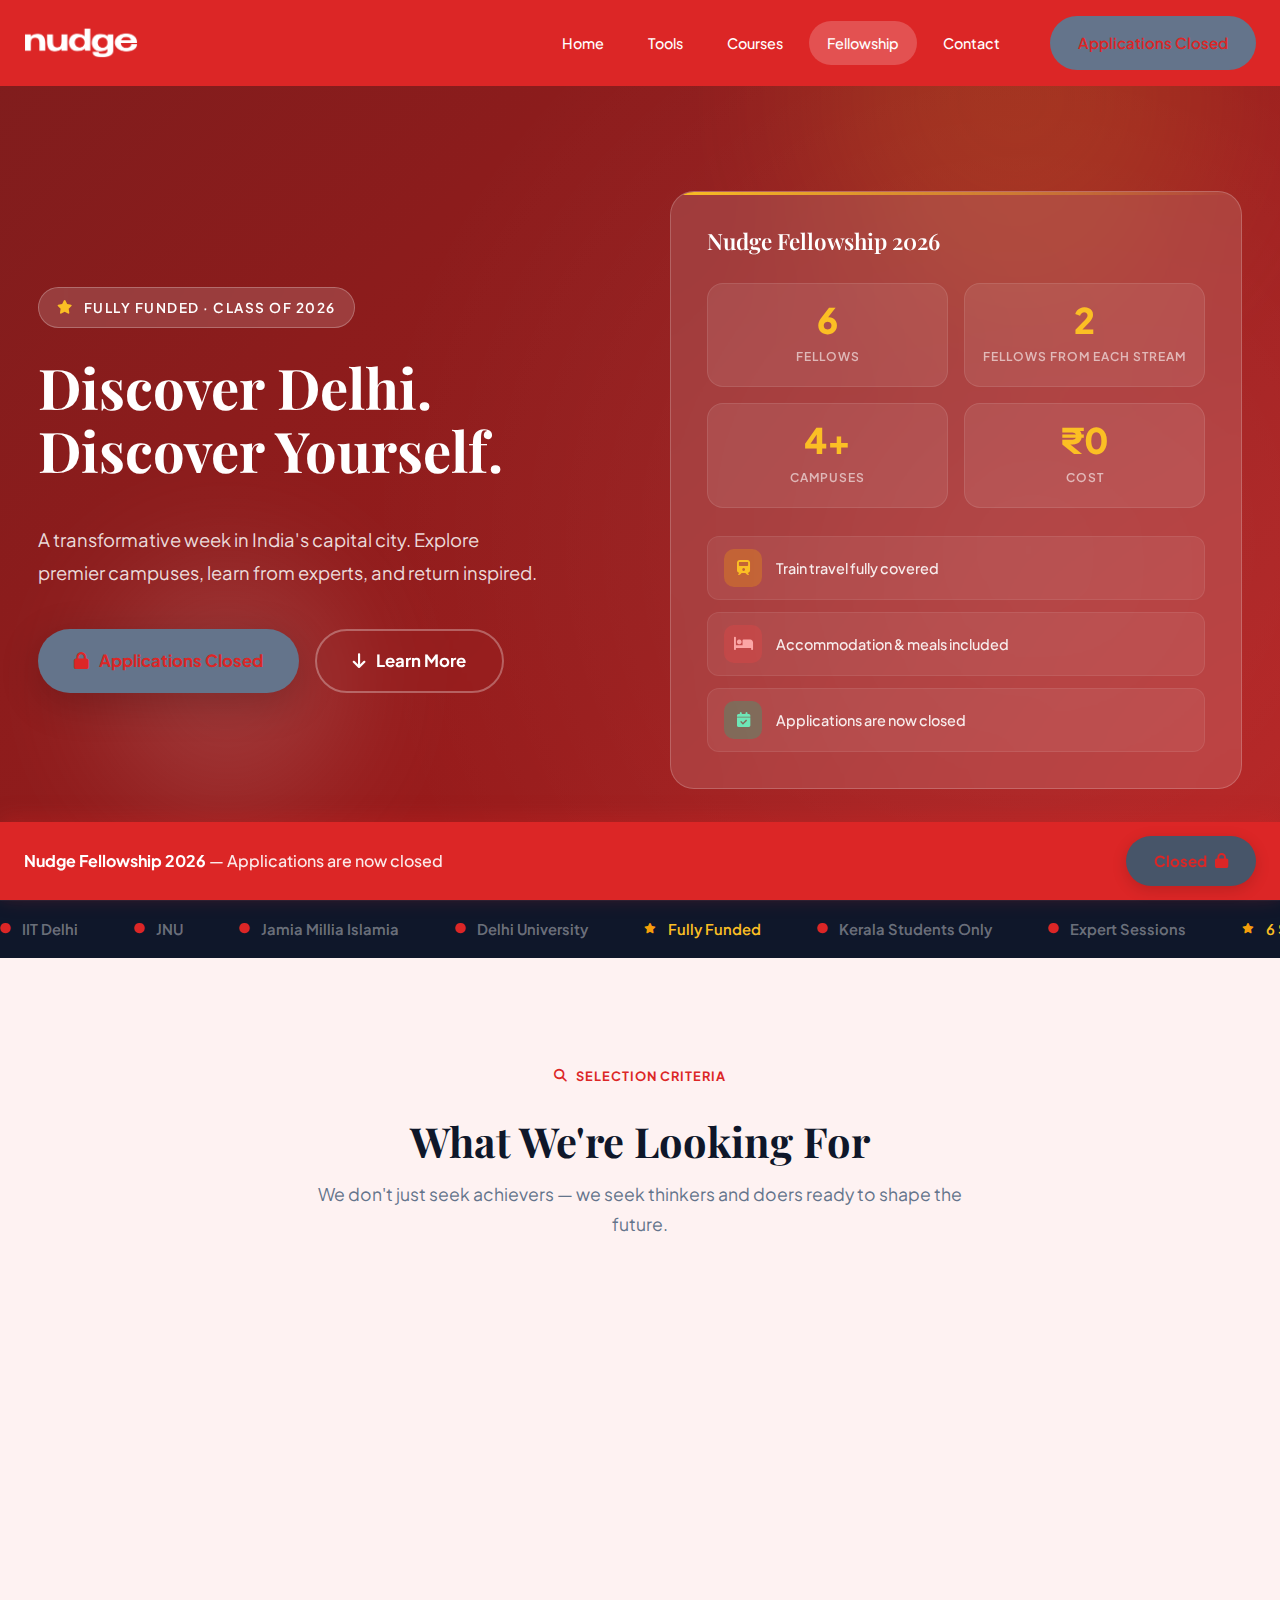
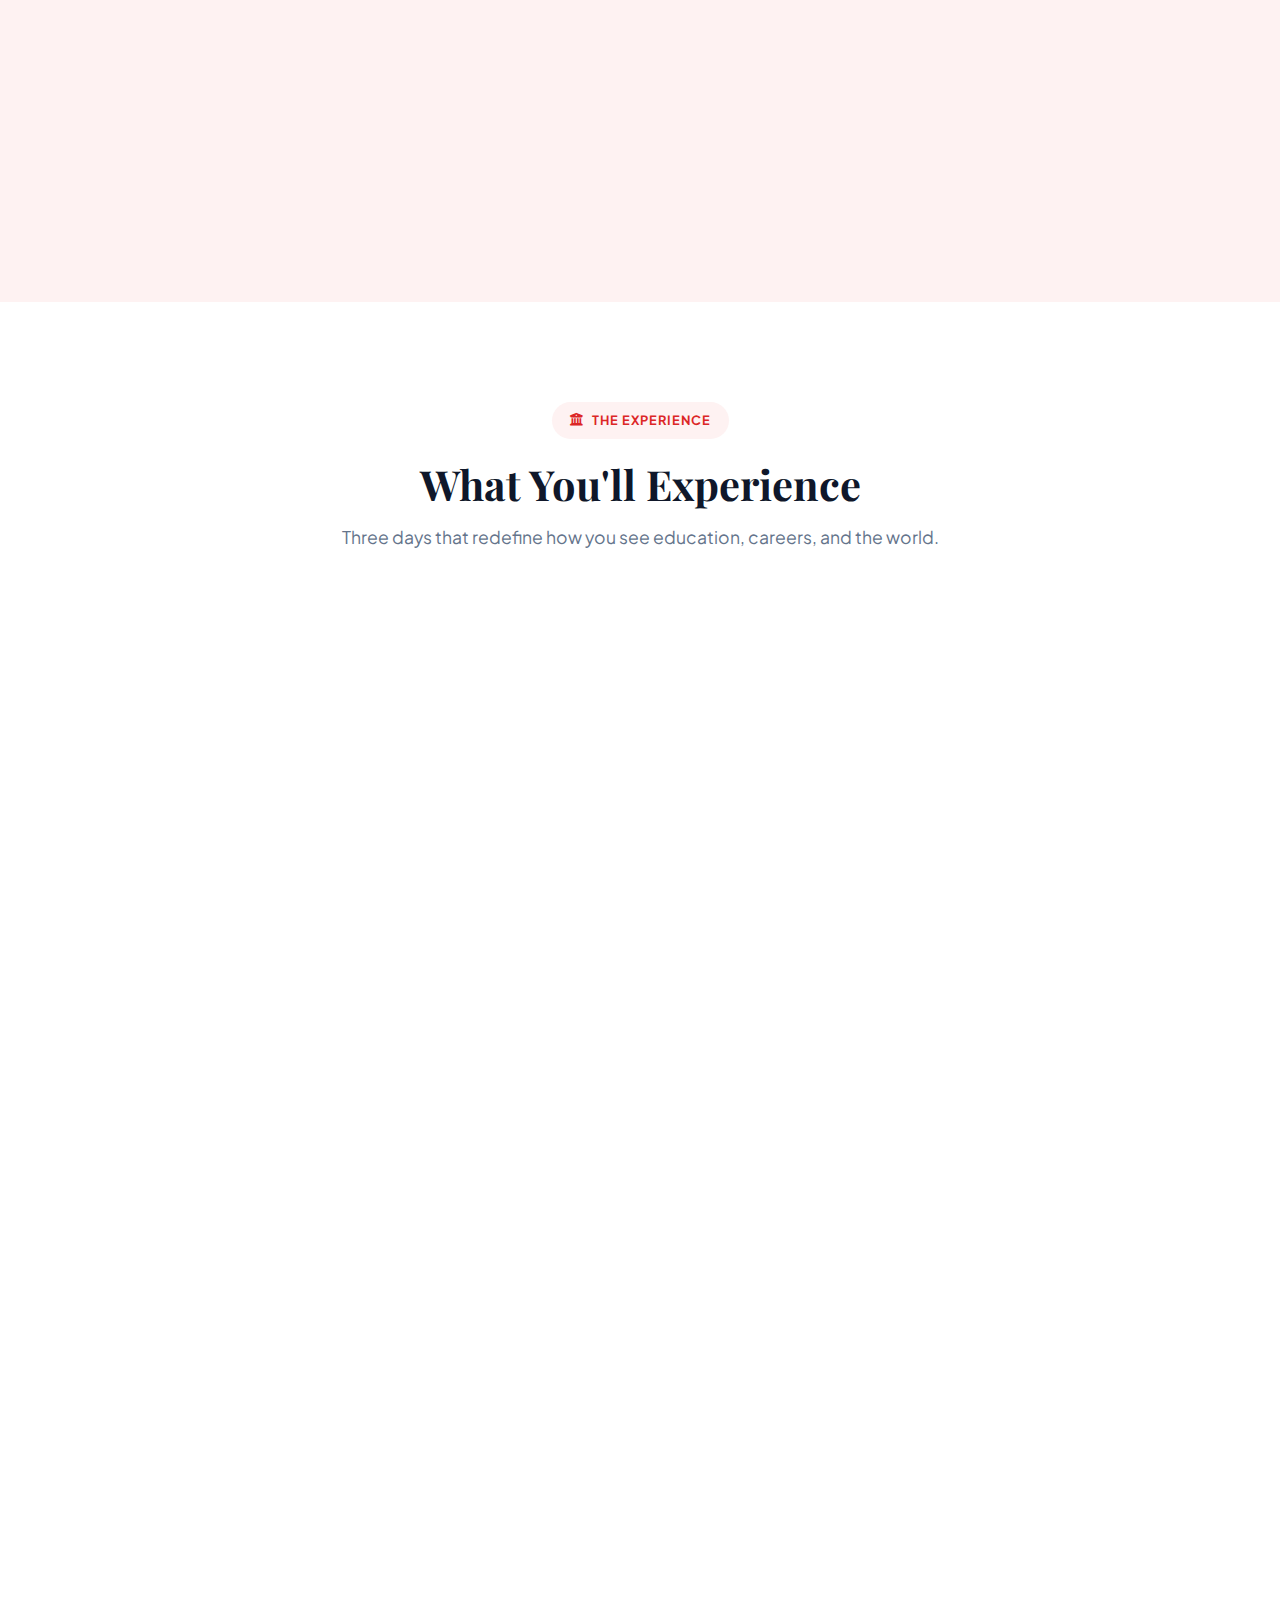
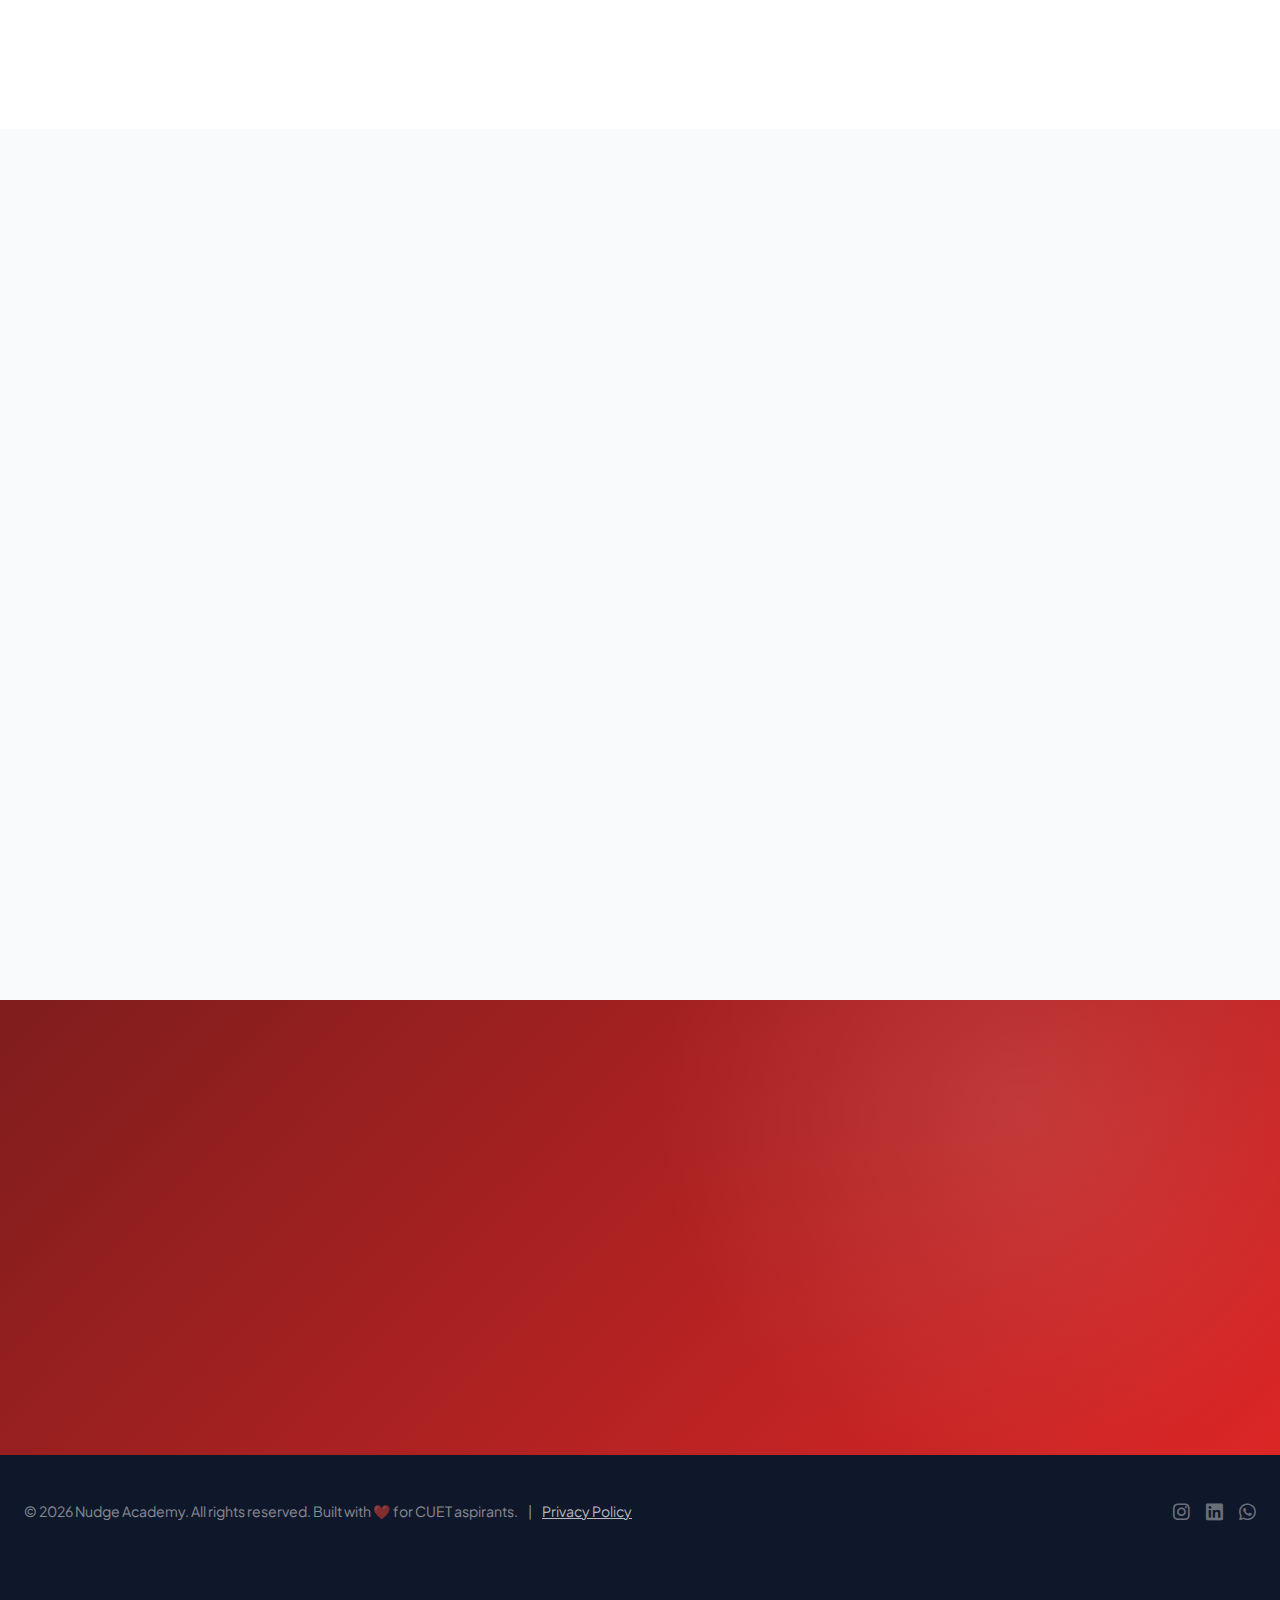
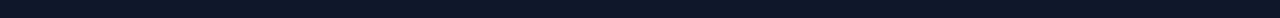
<file: fellowship.html>
<!DOCTYPE html>
<html lang="en">

<head>
  <meta charset="UTF-8">
  <meta name="viewport" content="width=device-width, initial-scale=1.0">
  <!-- Core SEO Meta Tags -->
  <title>Nudge Fellowship 2026 | Fully-Funded Delhi Experience for Kerala Students</title>
  <meta name="description"
    content="Apply for the Nudge Fellowship 2026. A fully-funded 3-day immersive learning experience in New Delhi for Kerala's brightest Class 11 students. 100% travel, food, and stay covered.">
  <meta name="keywords"
    content="Nudge Fellowship, CUET preparation Kerala, fully funded fellowship India, Delhi university tour, student fellowship Kerala, scholarships for Kerala students, JNU, Jamia Millia Islamia, Class 11 fellowship, Nudge Academy">
  <meta name="author" content="Nudge Academy">
  <meta name="robots" content="index, follow, max-snippet:-1, max-image-preview:large, max-video-preview:-1">
  <link rel="canonical" href="https://nudge.academy/fellowship.html">

  <!-- Open Graph / Facebook -->
  <meta property="og:type" content="website">
  <meta property="og:url" content="https://nudge.academy/fellowship.html">
  <meta property="og:title" content="Nudge Fellowship 2026 | Fully-Funded Delhi Experience">
  <meta property="og:description"
    content="A 3-day transformative journey to premier universities in New Delhi for exceptional Kerala students. 100% funded.">
  <meta property="og:image" content="https://nudge.academy/assets/images/india-gate.jpg">
  <meta property="og:site_name" content="Nudge Academy">

  <!-- Twitter -->
  <meta name="twitter:card" content="summary_large_image">
  <meta name="twitter:url" content="https://nudge.academy/fellowship.html">
  <meta name="twitter:title" content="Nudge Fellowship 2026 | Fully-Funded Delhi Experience">
  <meta name="twitter:description"
    content="A 3-day transformative journey to premier universities in New Delhi for exceptional Kerala students. 100% funded.">
  <meta name="twitter:image" content="https://nudge.academy/assets/images/india-gate.jpg">

  <!-- Structured Data JSON-LD Schema -->
  <script type="application/ld+json">
  {
    "@context": "https://schema.org",
    "@type": "EducationalProgram",
    "name": "Nudge Fellowship 2026",
    "description": "A fully-funded 3-day immersive learning experience in New Delhi for Kerala Class 11 students.",
    "provider": {
      "@type": "EducationalOrganization",
      "name": "Nudge Academy",
      "url": "https://nudge.academy"
    },
    "hasCourse": {
      "@type": "Course",
      "name": "Delhi Campus Immersive",
      "description": "Exploration of premier campuses like IIT Delhi, JNU, Jamia, and DU."
    },
    "startDate": "2026-05-25",
    "endDate": "2026-05-28",
    "offers": {
      "@type": "Offer",
      "price": "0",
      "priceCurrency": "INR",
      "availability": "https://schema.org/InStock",
      "validFrom": "2026-03-01",
      "validThrough": "2026-05-05"
    },
    "audience": {
      "@type": "Audience",
      "audienceType": "Class 11 Students from Kerala"
    }
  }
  </script>

  <link rel="icon" type="image/png" href="assets/images/favicon.png">

  <!-- Fonts -->
  <link rel="preconnect" href="https://fonts.googleapis.com">
  <link rel="preconnect" href="https://fonts.gstatic.com" crossorigin>
  <link
    href="https://fonts.googleapis.com/css2?family=Plus+Jakarta+Sans:wght@400;500;600;700;800&family=Playfair+Display:ital,wght@0,500;0,700;0,800;1,500&display=swap"
    rel="stylesheet">

  <!-- Icons -->
  <link rel="stylesheet" href="https://cdnjs.cloudflare.com/ajax/libs/font-awesome/6.4.0/css/all.min.css">

  <!-- Styles -->
  <link rel="stylesheet" href="assets/css/nudge-style.css">
  <link rel="stylesheet" href="assets/css/fellowship.css">
</head>

<body class="fellowship-body">

  <!-- ==================== HEADER ==================== -->
  <header class="header" id="header">
    <div class="container">
      <div class="header-inner">
        <a href="index.html" class="logo">
          <img src="assets/images/NUDGE LOGO.png" alt="Nudge Academy">
        </a>
        <nav class="nav" id="mainNav">
          <div class="nav-links">
            <a href="index.html" class="nav-link">Home</a>
            <a href="index.html#tools" class="nav-link">Tools</a>
            <a href="courses.html" class="nav-link">Courses</a>
            <a href="fellowship.html" class="nav-link active">Fellowship</a>
            <a href="index.html#contact" class="nav-link">Contact</a>
          </div>
          <div class="nav-cta">
            <a href="javascript:void(0)" class="btn btn-primary" style="background: #64748b; border-color: #64748b; cursor: default;">Applications Closed</a>
          </div>
        </nav>
        <div class="menu-toggle" id="menuToggle"
          onclick="document.getElementById('mainNav').classList.toggle('active')">
          <span></span>
        </div>
      </div>
    </div>
  </header>


  <!-- ==================== HERO ==================== -->
  <section class="f-hero">
    <div class="f-hero-orb f-hero-orb-1"></div>
    <div class="f-hero-orb f-hero-orb-2"></div>

    <div class="container">
      <div class="f-hero-grid">
        <!-- Left: Story -->
        <div class="f-hero-content">
          <div class="f-hero-eyebrow">
            <i class="fas fa-star"></i> Fully Funded · Class of 2026
          </div>
          <h1>Discover Delhi.<br>Discover Yourself.</h1>
          <span class="f-hero-underline"></span>
          <p class="f-hero-desc">
            A transformative week in India's capital city. Explore premier campuses, learn from experts, and return
            inspired.
          </p>
          <div class="f-hero-btns">
            <a href="javascript:void(0)" class="btn-hero btn-hero-fill" style="background: #64748b; border-color: #64748b; cursor: default;">
              <i class="fas fa-lock"></i> Applications Closed
            </a>
            <a href="#eligibility" class="btn-hero btn-hero-outline">
              <i class="fas fa-arrow-down"></i> Learn More
            </a>
          </div>
        </div>

        <!-- Right: Teaser card -->
        <div class="f-hero-teaser">
          <div class="f-teaser">
            <h3 class="f-teaser-title">Nudge Fellowship 2026</h3>
            <div class="f-teaser-stats">
              <div class="f-teaser-stat">
                <span class="f-teaser-num">6</span>
                <span class="f-teaser-label">Fellows</span>
              </div>
              <div class="f-teaser-stat">
                <span class="f-teaser-num">2</span>
                <span class="f-teaser-label">Fellows from each stream</span>
              </div>
              <div class="f-teaser-stat">
                <span class="f-teaser-num">4+</span>
                <span class="f-teaser-label">Campuses</span>
              </div>
              <div class="f-teaser-stat">
                <span class="f-teaser-num">₹0</span>
                <span class="f-teaser-label">Cost</span>
              </div>
            </div>
            <div class="f-teaser-perks">
              <div class="f-teaser-perk">
                <div class="perk-icon gold"><i class="fas fa-train"></i></div>
                <span>Train travel fully covered</span>
              </div>
              <div class="f-teaser-perk">
                <div class="perk-icon red"><i class="fas fa-bed"></i></div>
                <span>Accommodation & meals included</span>
              </div>
              <div class="f-teaser-perk">
                <div class="perk-icon green"><i class="fas fa-calendar-check"></i></div>
                <span>Applications are now closed</span>
              </div>
            </div>
          </div>
        </div>
      </div>
    </div>
  </section>


  <!-- ==================== SCROLLING TICKER ==================== -->
  <div class="f-ticker">
    <div class="f-ticker-track">
      <span class="f-ticker-item"><i class="fas fa-circle"></i> IIT Delhi</span>
      <span class="f-ticker-item"><i class="fas fa-circle"></i> JNU</span>
      <span class="f-ticker-item"><i class="fas fa-circle"></i> Jamia Millia Islamia</span>
      <span class="f-ticker-item"><i class="fas fa-circle"></i> Delhi University</span>
      <span class="f-ticker-item gold"><i class="fas fa-star"></i> Fully Funded</span>
      <span class="f-ticker-item"><i class="fas fa-circle"></i> Kerala Students Only</span>
      <span class="f-ticker-item"><i class="fas fa-circle"></i> Expert Sessions</span>
      <span class="f-ticker-item gold"><i class="fas fa-star"></i> 6 Seats Only</span>
      <span class="f-ticker-item"><i class="fas fa-circle"></i> IIT Delhi</span>
      <span class="f-ticker-item"><i class="fas fa-circle"></i> JNU</span>
      <span class="f-ticker-item"><i class="fas fa-circle"></i> AMU</span>
      <span class="f-ticker-item"><i class="fas fa-circle"></i> Jamia Millia Islamia</span>
      <span class="f-ticker-item"><i class="fas fa-circle"></i> Delhi University</span>
      <span class="f-ticker-item gold"><i class="fas fa-star"></i> Fully Funded</span>
      <span class="f-ticker-item"><i class="fas fa-circle"></i> Kerala Students Only</span>
      <span class="f-ticker-item"><i class="fas fa-circle"></i> Expert Sessions</span>
      <span class="f-ticker-item gold"><i class="fas fa-star"></i> 6 Seats Only</span>
    </div>
  </div>


  <!-- ==================== WHAT WE'RE LOOKING FOR ==================== -->
  <section class="f-values">
    <div class="container">
      <div class="sec-header">
        <div class="sec-tag"><i class="fas fa-search"></i> Selection Criteria</div>
        <h2 class="sec-title">What We're Looking For</h2>
        <p class="sec-sub">We don't just seek achievers — we seek thinkers and doers ready to shape the future.</p>
      </div>

      <div class="f-values-grid">
        <div class="f-value-card anim">
          <div class="f-value-icon ic1"><i class="fas fa-lightbulb"></i></div>
          <h3>Intellectual Curiosity</h3>
          <p>You question, explore, and connect dots across disciplines beyond textbooks.</p>
        </div>
        <div class="f-value-card anim anim-d1">
          <div class="f-value-icon ic2"><i class="fas fa-globe-asia"></i></div>
          <h3>Engagement with the World</h3>
          <p>A deep awareness of social issues and a drive to understand the world around you.</p>
        </div>
        <div class="f-value-card anim anim-d2">
          <div class="f-value-icon ic3"><i class="fas fa-compass"></i></div>
          <h3>Drive & Self-Awareness</h3>
          <p>You know your strengths, take initiative, and create your own opportunities.</p>
        </div>
        <div class="f-value-card anim anim-d3">
          <div class="f-value-icon ic4"><i class="fas fa-users"></i></div>
          <h3>Leadership Potential</h3>
          <p>You lead through empathy and influence, inspiring others toward a common goal.</p>
        </div>
      </div>
    </div>
  </section>


  <!-- ==================== CAMPUS EXPERIENCE ==================== -->
  <section class="f-experience">
    <div class="container">
      <div class="sec-header">
        <div class="sec-tag"><i class="fas fa-university"></i> The Experience</div>
        <h2 class="sec-title">What You'll Experience</h2>
        <p class="sec-sub">Three days that redefine how you see education, careers, and the world.</p>
      </div>

      <div class="f-exp-grid">
        <div class="f-exp-card anim">
          <div class="f-exp-icon"><i class="fas fa-university"></i></div>
          <h3>Campus Visits</h3>
          <p>Experience premier campus life at IIT Delhi, JNU, AMU, JMI, and DU.</p>
        </div>
        <div class="f-exp-card anim anim-d1">
          <div class="f-exp-icon"><i class="fas fa-chalkboard-teacher"></i></div>
          <h3>Expert Sessions</h3>
          <p>Learn from professors and industry leaders who challenge your thinking.</p>
        </div>
        <div class="f-exp-card anim anim-d2">
          <div class="f-exp-icon"><i class="fas fa-landmark"></i></div>
          <h3>Heritage & Culture</h3>
          <p>Explore Delhi's rich history, iconic monuments, and vibrant culture.</p>
        </div>
        <div class="f-exp-card anim anim-d3">
          <div class="f-exp-icon"><i class="fas fa-users-cog"></i></div>
          <h3>Peer Network</h3>
          <p>Bond with 5 exceptional peers from Kerala. Build a lifelong network.</p>
        </div>
        <div class="f-exp-card anim">
          <div class="f-exp-icon"><i class="fas fa-brain"></i></div>
          <h3>Self-Discovery</h3>
          <p>Uncover your unique strengths through workshops and guided reflections.</p>
        </div>
        <div class="f-exp-card anim anim-d1">
          <div class="f-exp-icon"><i class="fas fa-certificate"></i></div>
          <h3>Certificate & Report</h3>
          <p>Receive a Fellowship certificate and a personal outcomes report.</p>
        </div>
      </div>
    </div>
  </section>


  <!-- ==================== FELLOWSHIP GLIMPSE (Bento Box) ==================== -->
  <section class="f-bento">
    <div class="container">
      <div class="f-bento-grid">
        <div class="bento-item bento-large anim" style="background-image: url('assets/images/india-gate.jpg');">
          <div class="bento-content">
            <h3>The Heart of India</h3>
            <p>Experience the history and hustle of Delhi firsthand.</p>
          </div>
        </div>

        <div class="bento-item anim anim-d2" style="background-image: url('assets/images/iit-delhi-top.png');">
          <div class="bento-content">
            <h3>Premier Campuses</h3>
          </div>
        </div>

        <div class="bento-item anim anim-d1" style="background-image: url('assets/images/qutub-freepik.jpg');">
          <div class="bento-content">
            <h3>Monuments & Heritage</h3>
          </div>
        </div>
      </div>
    </div>
  </section>

  <!-- ==================== ELIGIBILITY & TIMELINE ==================== -->
  <section class="f-info" id="eligibility">
    <div class="container">
      <div class="f-info-grid">

        <!-- Eligibility -->
        <div class="anim">
          <h2 class="f-info-title">Eligibility</h2>
          <div class="f-elig-list">
            <div class="f-elig-item">
              <div class="f-elig-icon"><i class="fas fa-map-marker-alt"></i></div>
              <div>
                <h4>Kerala Students Only</h4>
                <p>Must be a current resident studying in a Kerala school.</p>
              </div>
            </div>
            <div class="f-elig-item">
              <div class="f-elig-icon"><i class="fas fa-user-graduate"></i></div>
              <div>
                <h4>Completed Class 11</h4>
                <p>Must have completed Class 11 (Science, Commerce, or Humanities).</p>
              </div>
            </div>
            <div class="f-elig-item">
              <div class="f-elig-icon"><i class="fas fa-layer-group"></i></div>
              <div>
                <h4>From any Stream</h4>
                <p>Students from any stream can apply. Equal representation will be given to all streams.
                </p>
              </div>
            </div>
          </div>
        </div>

        <!-- Timeline -->
        <div class="anim anim-d2">
          <h2 class="f-info-title">Timeline</h2>
          <div class="f-tl">
            <div class="f-tl::before"></div>
            <div class="f-tl-item">
              <div class="f-tl-date">May 5, 2026</div>
              <h4>Applications Closed</h4>
              <p>The application window for the 2026 cohort is now closed.</p>
            </div>
            <div class="f-tl-item">
              <div class="f-tl-date">Mid May 2026</div>
              <h4>Results Announced</h4>
              <p>6 fellows selected — 2 from each stream — and notified.</p>
            </div>
            <div class="f-tl-item">
              <div class="f-tl-date">Mid May 2026</div>
              <h4>Board the Train to Delhi</h4>
              <p>Your fully funded week begins.</p>
            </div>
            <div class="f-tl-item">
              <div class="f-tl-date">Late May 2026</div>
              <h4>Return Transformed</h4>
              <p>Return with new skills, perspectives, and a strong network.</p>
            </div>
          </div>
        </div>

      </div>
    </div>
  </section>


  <!-- ==================== CTA BREAK ==================== -->
  <section class="f-cta-break">
    <div class="container">
      <div class="f-cta-inner anim">
        <h2>The Journey Awaits the Selected Few</h2>
        <p>Applications for the 2026 Cohort are now closed. Stay tuned for results.</p>
        <a href="javascript:void(0)" class="btn-hero btn-hero-fill" style="background: #64748b; border-color: #64748b; cursor: default;">
          <i class="fas fa-lock"></i> Applications Closed
        </a>
      </div>
    </div>
  </section>


  <!-- ==================== STICKY BOTTOM BAR ==================== -->
  <div class="f-sticky" id="stickyBar">
    <div class="f-sticky-inner">
      <span class="f-sticky-text">
        <strong>Nudge Fellowship 2026</strong> — Applications are now closed
      </span>
      <a href="javascript:void(0)" class="f-sticky-btn" style="background: #475569; cursor: default;">
        Closed <i class="fas fa-lock"></i>
      </a>
    </div>
  </div>


  <!-- ==================== FOOTER ==================== -->
  <footer style="background:#0f172a; padding:40px 0 90px; color:rgba(255,255,255,0.5);">
    <div class="container">
      <div style="display:flex; justify-content:space-between; align-items:center; flex-wrap:wrap; gap:16px;">
        <p style="font-size:0.88rem;">
          © 2026 Nudge Academy. All rights reserved. Built with ❤️ for CUET aspirants.
          <span style="margin:0 8px;">|</span>
          <a href="privacy-policy.html" style="color:rgba(255,255,255,0.7); text-decoration:underline;">Privacy
            Policy</a>
        </p>
        <div style="display:flex; gap:16px;">
          <a href="https://www.instagram.com/nudge.academy/" target="_blank"
            style="color:rgba(255,255,255,0.4); font-size:1.2rem; transition:all 0.3s;">
            <i class="fab fa-instagram"></i>
          </a>
          <a href="https://www.linkedin.com/company/nudge-academy/" target="_blank"
            style="color:rgba(255,255,255,0.4); font-size:1.2rem; transition:all 0.3s;">
            <i class="fab fa-linkedin"></i>
          </a>
          <a href="https://chat.whatsapp.com/LFa9uNOkXsT4VavhHxNWHa" target="_blank"
            style="color:rgba(255,255,255,0.4); font-size:1.2rem; transition:all 0.3s;">
            <i class="fab fa-whatsapp"></i>
          </a>
        </div>
      </div>
    </div>
  </footer>


  <!-- ==================== SCRIPTS ==================== -->
  <script>
    // Header scroll
    const header = document.getElementById('header');
    window.addEventListener('scroll', () => {
      header.classList.toggle('scrolled', window.scrollY > 80);
    });

    // Scroll reveal
    const observer = new IntersectionObserver((entries) => {
      entries.forEach(entry => {
        if (entry.isIntersecting) {
          entry.target.classList.add('visible');
          observer.unobserve(entry.target);
        }
      });
    }, { threshold: 0.12 });
    document.querySelectorAll('.anim').forEach(el => observer.observe(el));

    // Smooth scroll
    document.querySelectorAll('a[href^="#"]').forEach(anchor => {
      anchor.addEventListener('click', function (e) {
        const target = document.querySelector(this.getAttribute('href'));
        if (target) {
          e.preventDefault();
          window.scrollTo({ top: target.offsetTop - 80, behavior: 'smooth' });
        }
      });
    });

    // Hide sticky bar when CTA section is visible
    const stickyBar = document.getElementById('stickyBar');
    const ctaSection = document.querySelector('.f-cta-break');
    if (ctaSection) {
      const ctaObserver = new IntersectionObserver((entries) => {
        entries.forEach(entry => {
          stickyBar.style.transform = entry.isIntersecting ? 'translateY(100%)' : 'translateY(0)';
          stickyBar.style.transition = 'transform 0.4s ease';
        });
      }, { threshold: 0.1 });
      ctaObserver.observe(ctaSection);
    }
  </script>
</body>

</html>
</file>
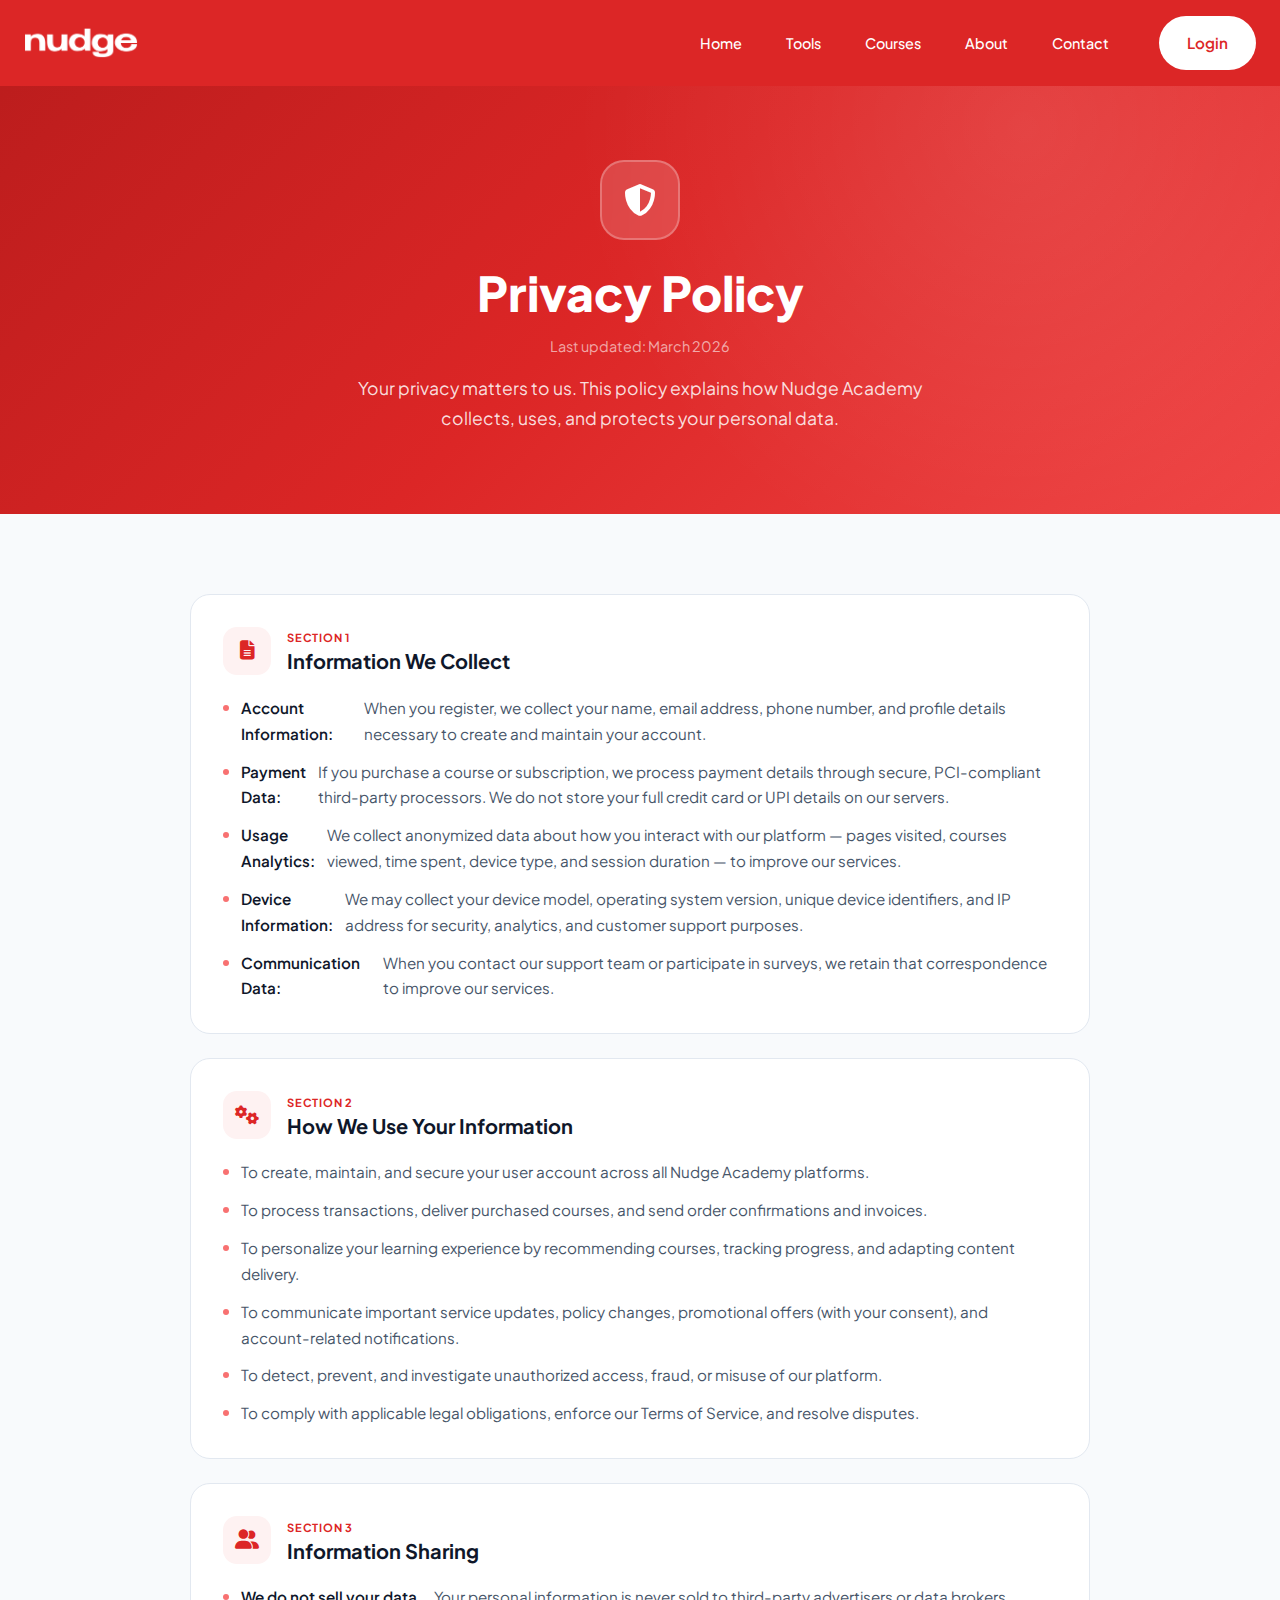
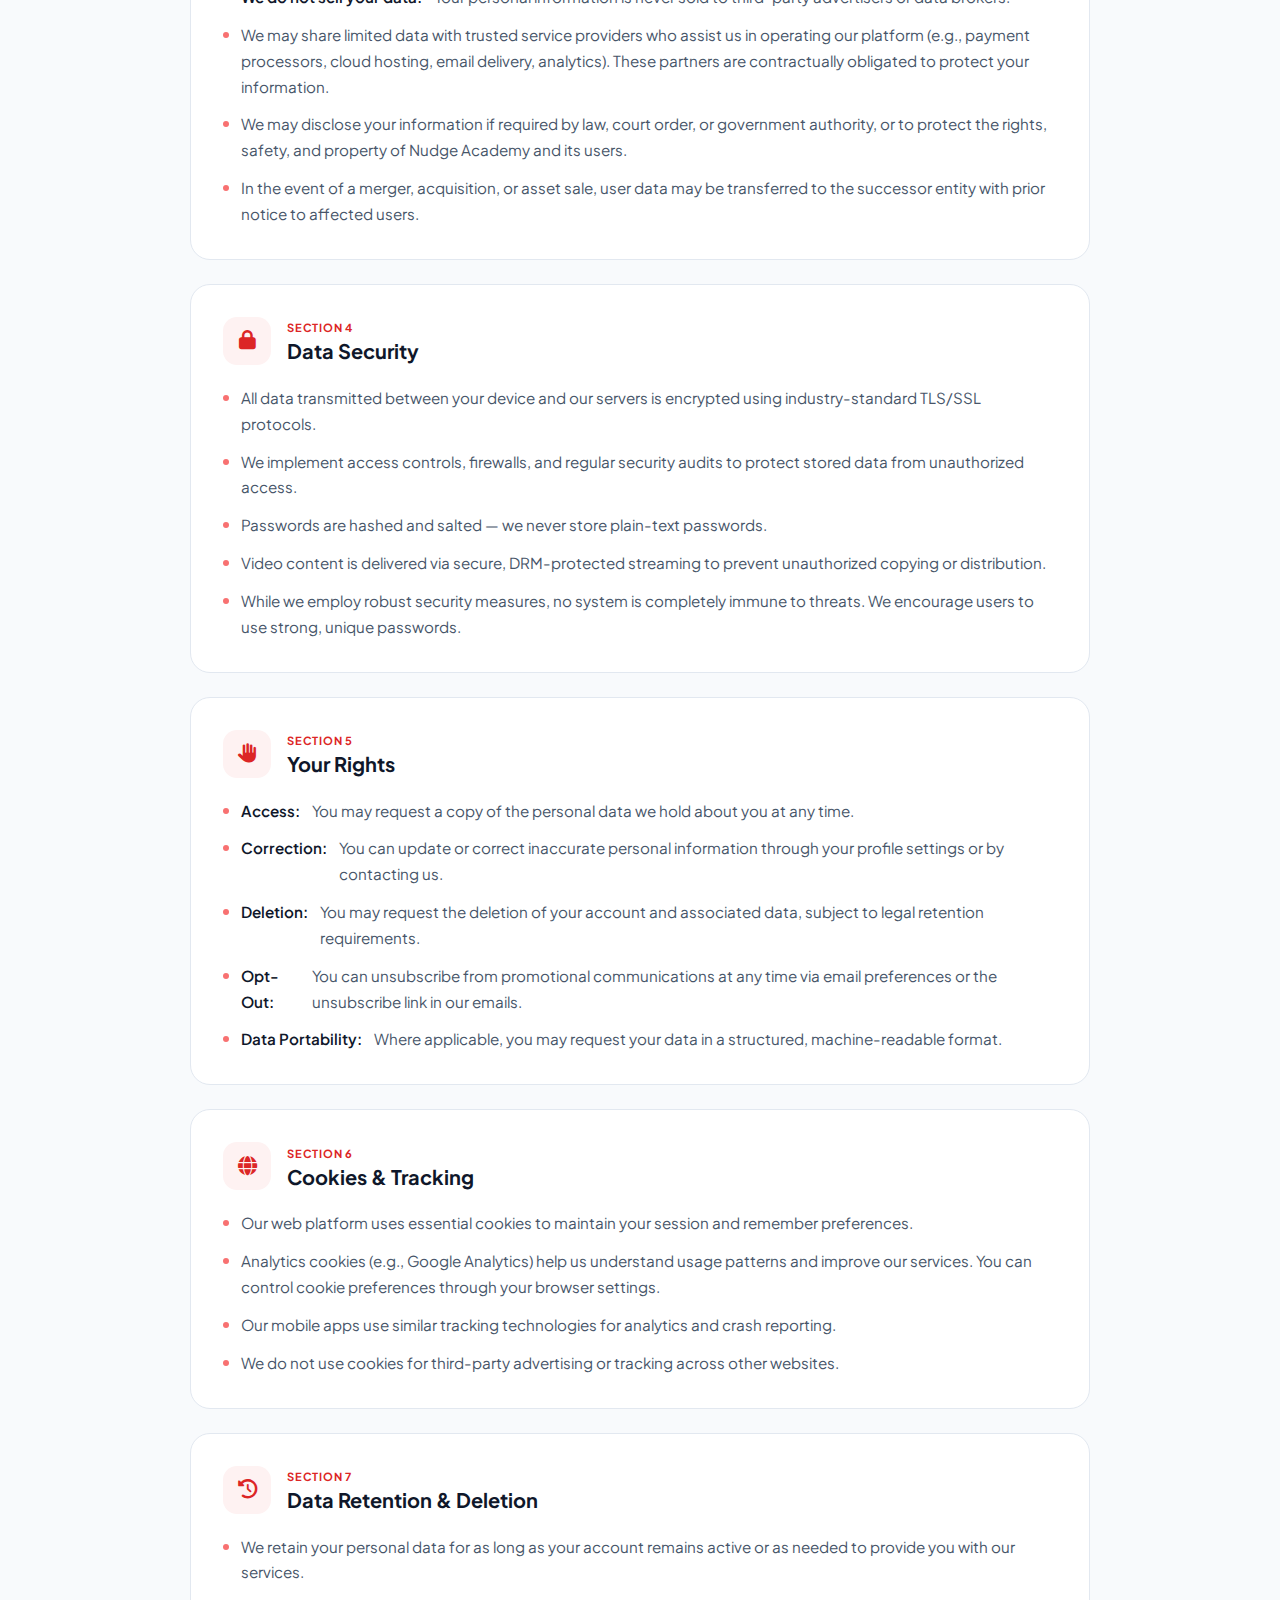
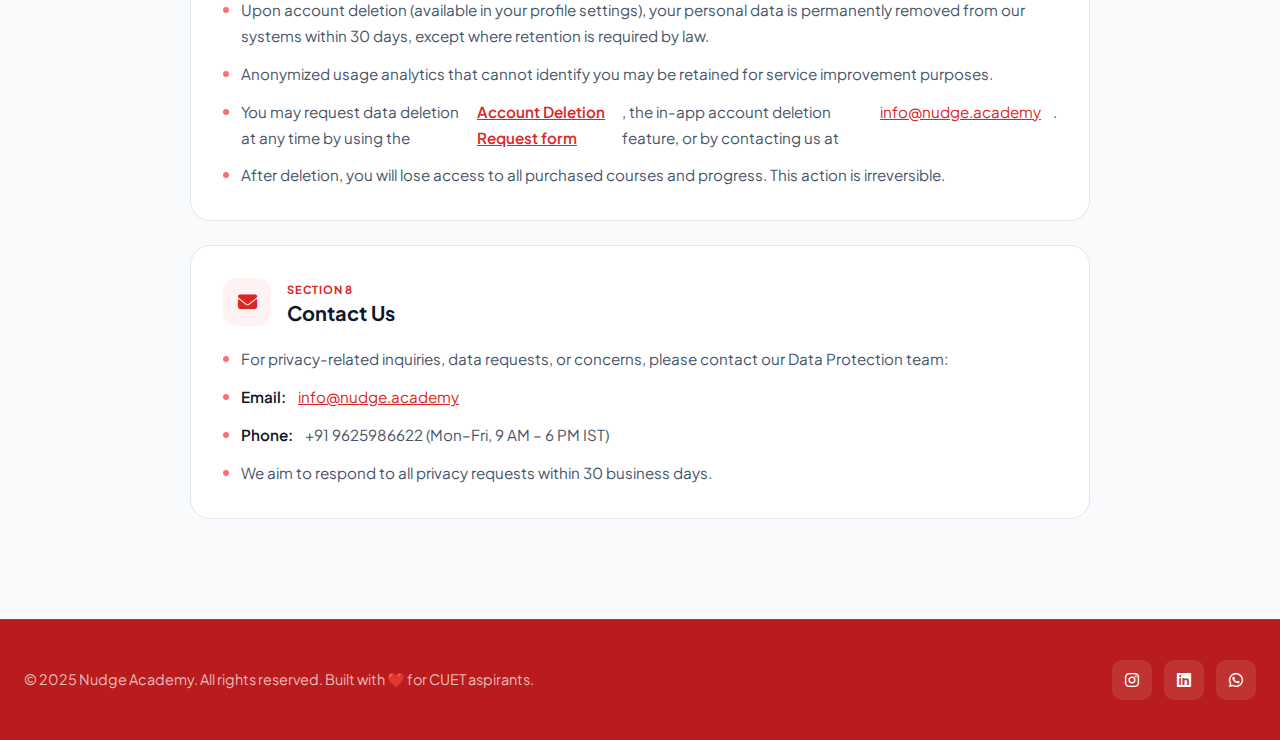
<file: privacy-policy.html>
<!DOCTYPE html>
<html lang="en">

<head>
  <meta charset="UTF-8">
  <meta name="viewport" content="width=device-width, initial-scale=1.0">
  <title>Privacy Policy - Nudge Academy</title>
  <meta name="description"
    content="Privacy Policy for Nudge Academy. Learn how we collect, use, and protect your personal data across all our platforms.">
  <link rel="icon" type="image/png" href="assets/images/favicon.png">

  <!-- Fonts -->
  <link rel="preconnect" href="https://fonts.googleapis.com">
  <link rel="preconnect" href="https://fonts.gstatic.com" crossorigin>
  <link href="https://fonts.googleapis.com/css2?family=Plus+Jakarta+Sans:wght@400;500;600;700;800&display=swap"
    rel="stylesheet">

  <!-- Font Awesome -->
  <link rel="stylesheet" href="https://cdnjs.cloudflare.com/ajax/libs/font-awesome/6.4.0/css/all.min.css">

  <!-- Styles -->
  <link rel="stylesheet" href="assets/css/nudge-style.css">

  <style>
    /* ==================== PRIVACY POLICY PAGE ==================== */
    .privacy-hero {
      background: linear-gradient(135deg, #b91c1c 0%, #dc2626 50%, #ef4444 100%);
      padding: 160px 0 80px;
      text-align: center;
      position: relative;
      overflow: hidden;
    }

    .privacy-hero::before {
      content: '';
      position: absolute;
      top: -50%;
      right: -20%;
      width: 80%;
      height: 150%;
      background: radial-gradient(circle, rgba(255, 255, 255, 0.1) 0%, transparent 70%);
      pointer-events: none;
    }

    .privacy-hero-icon {
      width: 80px;
      height: 80px;
      background: rgba(255, 255, 255, 0.15);
      border: 2px solid rgba(255, 255, 255, 0.25);
      border-radius: 24px;
      display: flex;
      align-items: center;
      justify-content: center;
      margin: 0 auto 24px;
      backdrop-filter: blur(10px);
    }

    .privacy-hero-icon i {
      font-size: 2rem;
      color: var(--white);
    }

    .privacy-hero h1 {
      font-size: 3rem;
      font-weight: 800;
      color: var(--white);
      margin-bottom: 12px;
    }

    .privacy-hero .hero-date {
      font-size: 0.9rem;
      color: rgba(255, 255, 255, 0.6);
      margin-bottom: 16px;
    }

    .privacy-hero .hero-subtitle {
      font-size: 1.1rem;
      color: rgba(255, 255, 255, 0.85);
      max-width: 600px;
      margin: 0 auto;
      line-height: 1.7;
    }

    /* Privacy Sections */
    .privacy-content {
      padding: 80px 0 100px;
      background: var(--gray-50);
    }

    .privacy-grid {
      display: flex;
      flex-direction: column;
      gap: 24px;
      max-width: 900px;
      margin: 0 auto;
    }

    .policy-card {
      background: var(--white);
      border-radius: var(--radius-lg);
      padding: 32px;
      border: 1px solid var(--gray-200);
      transition: var(--transition);
    }

    .policy-card:hover {
      box-shadow: var(--shadow-md);
      border-color: var(--gray-300);
      transform: translateY(-2px);
    }

    .policy-card-header {
      display: flex;
      align-items: center;
      gap: 16px;
      margin-bottom: 20px;
    }

    .policy-card-icon {
      width: 48px;
      height: 48px;
      background: var(--primary-bg);
      border-radius: 14px;
      display: flex;
      align-items: center;
      justify-content: center;
      flex-shrink: 0;
    }

    .policy-card-icon i {
      font-size: 1.2rem;
      color: var(--primary);
    }

    .policy-card-label {
      font-size: 0.7rem;
      font-weight: 700;
      color: var(--primary);
      text-transform: uppercase;
      letter-spacing: 0.8px;
      display: block;
    }

    .policy-card-title {
      font-size: 1.25rem;
      font-weight: 700;
      color: var(--dark);
      margin: 2px 0 0;
    }

    .policy-card-items {
      display: flex;
      flex-direction: column;
      gap: 12px;
    }

    .policy-item {
      display: flex;
      align-items: flex-start;
      gap: 12px;
      font-size: 0.95rem;
      color: var(--gray-600);
      line-height: 1.7;
    }

    .policy-item::before {
      content: '';
      width: 6px;
      height: 6px;
      min-width: 6px;
      background: var(--primary-lighter);
      border-radius: 50%;
      margin-top: 10px;
    }

    .policy-item strong {
      color: var(--dark);
      font-weight: 600;
    }

    /* Responsive */
    @media (max-width: 768px) {
      .privacy-hero {
        padding: 140px 0 60px;
      }

      .privacy-hero h1 {
        font-size: 2rem;
      }

      .privacy-hero .hero-subtitle {
        font-size: 0.95rem;
        padding: 0 16px;
      }

      .privacy-content {
        padding: 48px 0 60px;
      }

      .policy-card {
        padding: 24px 20px;
      }

      .policy-card-title {
        font-size: 1.1rem;
      }

      .policy-item {
        font-size: 0.9rem;
      }
    }
  </style>
</head>

<body>

  <!-- ==================== HEADER ==================== -->
  <header class="header" id="header">
    <div class="container">
      <div class="header-inner">
        <a href="index.html" class="logo">
          <img src="assets/images/NUDGE LOGO.png" alt="Nudge Academy">
        </a>

        <nav class="nav">
          <div class="nav-links">
            <a href="index.html" class="nav-link">Home</a>
            <a href="index.html#tools" class="nav-link">Tools</a>
            <a href="courses.html" class="nav-link">Courses</a>
            <a href="index.html#about" class="nav-link">About</a>
            <a href="index.html#contact" class="nav-link">Contact</a>
          </div>
          <div class="nav-cta">
            <a href="https://web.classplusapp.com/login?orgCode=wjfzco" class="btn btn-primary">
              Login
            </a>
          </div>
        </nav>

        <div class="menu-toggle">
          <span></span>
        </div>
      </div>
    </div>
  </header>

  <!-- ==================== PRIVACY HERO ==================== -->
  <section class="privacy-hero">
    <div class="container">
      <div class="privacy-hero-icon">
        <i class="fas fa-shield-halved"></i>
      </div>
      <h1>Privacy Policy</h1>
      <p class="hero-date">Last updated: March 2026</p>
      <p class="hero-subtitle">
        Your privacy matters to us. This policy explains how Nudge Academy collects, uses, and protects your personal
        data.
      </p>
    </div>
  </section>

  <!-- ==================== PRIVACY CONTENT ==================== -->
  <section class="privacy-content">
    <div class="container">
      <div class="privacy-grid">

        <!-- Section 1 -->
        <div class="policy-card" id="information-we-collect">
          <div class="policy-card-header">
            <div class="policy-card-icon">
              <i class="fas fa-file-lines"></i>
            </div>
            <div>
              <span class="policy-card-label">Section 1</span>
              <h2 class="policy-card-title">Information We Collect</h2>
            </div>
          </div>
          <div class="policy-card-items">
            <p class="policy-item"><strong>Account Information:</strong> When you register, we collect your name, email
              address, phone number, and profile details necessary to create and maintain your account.</p>
            <p class="policy-item"><strong>Payment Data:</strong> If you purchase a course or subscription, we process
              payment details through secure, PCI-compliant third-party processors. We do not store your full credit
              card or UPI details on our servers.</p>
            <p class="policy-item"><strong>Usage Analytics:</strong> We collect anonymized data about how you interact
              with our platform — pages visited, courses viewed, time spent, device type, and session duration — to
              improve our services.</p>
            <p class="policy-item"><strong>Device Information:</strong> We may collect your device model, operating
              system version, unique device identifiers, and IP address for security, analytics, and customer support
              purposes.</p>
            <p class="policy-item"><strong>Communication Data:</strong> When you contact our support team or participate
              in surveys, we retain that correspondence to improve our services.</p>
          </div>
        </div>

        <!-- Section 2 -->
        <div class="policy-card" id="how-we-use">
          <div class="policy-card-header">
            <div class="policy-card-icon">
              <i class="fas fa-gears"></i>
            </div>
            <div>
              <span class="policy-card-label">Section 2</span>
              <h2 class="policy-card-title">How We Use Your Information</h2>
            </div>
          </div>
          <div class="policy-card-items">
            <p class="policy-item">To create, maintain, and secure your user account across all Nudge Academy platforms.</p>
            <p class="policy-item">To process transactions, deliver purchased courses, and send order confirmations and
              invoices.</p>
            <p class="policy-item">To personalize your learning experience by recommending courses, tracking progress,
              and adapting content delivery.</p>
            <p class="policy-item">To communicate important service updates, policy changes, promotional offers (with
              your consent), and account-related notifications.</p>
            <p class="policy-item">To detect, prevent, and investigate unauthorized access, fraud, or misuse of our
              platform.</p>
            <p class="policy-item">To comply with applicable legal obligations, enforce our Terms of Service, and
              resolve disputes.</p>
          </div>
        </div>

        <!-- Section 3 -->
        <div class="policy-card" id="information-sharing">
          <div class="policy-card-header">
            <div class="policy-card-icon">
              <i class="fas fa-user-group"></i>
            </div>
            <div>
              <span class="policy-card-label">Section 3</span>
              <h2 class="policy-card-title">Information Sharing</h2>
            </div>
          </div>
          <div class="policy-card-items">
            <p class="policy-item"><strong>We do not sell your data.</strong> Your personal information is never sold to
              third-party advertisers or data brokers.</p>
            <p class="policy-item">We may share limited data with trusted service providers who assist us in operating
              our platform (e.g., payment processors, cloud hosting, email delivery, analytics). These partners are
              contractually obligated to protect your information.</p>
            <p class="policy-item">We may disclose your information if required by law, court order, or government
              authority, or to protect the rights, safety, and property of Nudge Academy and its users.</p>
            <p class="policy-item">In the event of a merger, acquisition, or asset sale, user data may be transferred to
              the successor entity with prior notice to affected users.</p>
          </div>
        </div>

        <!-- Section 4 -->
        <div class="policy-card" id="data-security">
          <div class="policy-card-header">
            <div class="policy-card-icon">
              <i class="fas fa-lock"></i>
            </div>
            <div>
              <span class="policy-card-label">Section 4</span>
              <h2 class="policy-card-title">Data Security</h2>
            </div>
          </div>
          <div class="policy-card-items">
            <p class="policy-item">All data transmitted between your device and our servers is encrypted using
              industry-standard TLS/SSL protocols.</p>
            <p class="policy-item">We implement access controls, firewalls, and regular security audits to protect
              stored data from unauthorized access.</p>
            <p class="policy-item">Passwords are hashed and salted — we never store plain-text passwords.</p>
            <p class="policy-item">Video content is delivered via secure, DRM-protected streaming to prevent
              unauthorized copying or distribution.</p>
            <p class="policy-item">While we employ robust security measures, no system is completely immune to threats.
              We encourage users to use strong, unique passwords.</p>
          </div>
        </div>

        <!-- Section 5 -->
        <div class="policy-card" id="your-rights">
          <div class="policy-card-header">
            <div class="policy-card-icon">
              <i class="fas fa-hand"></i>
            </div>
            <div>
              <span class="policy-card-label">Section 5</span>
              <h2 class="policy-card-title">Your Rights</h2>
            </div>
          </div>
          <div class="policy-card-items">
            <p class="policy-item"><strong>Access:</strong> You may request a copy of the personal data we hold about
              you at any time.</p>
            <p class="policy-item"><strong>Correction:</strong> You can update or correct inaccurate personal
              information through your profile settings or by contacting us.</p>
            <p class="policy-item"><strong>Deletion:</strong> You may request the deletion of your account and
              associated data, subject to legal retention requirements.</p>
            <p class="policy-item"><strong>Opt-Out:</strong> You can unsubscribe from promotional communications at any
              time via email preferences or the unsubscribe link in our emails.</p>
            <p class="policy-item"><strong>Data Portability:</strong> Where applicable, you may request your data in a
              structured, machine-readable format.</p>
          </div>
        </div>

        <!-- Section 6 -->
        <div class="policy-card" id="cookies-tracking">
          <div class="policy-card-header">
            <div class="policy-card-icon">
              <i class="fas fa-globe"></i>
            </div>
            <div>
              <span class="policy-card-label">Section 6</span>
              <h2 class="policy-card-title">Cookies & Tracking</h2>
            </div>
          </div>
          <div class="policy-card-items">
            <p class="policy-item">Our web platform uses essential cookies to maintain your session and remember
              preferences.</p>
            <p class="policy-item">Analytics cookies (e.g., Google Analytics) help us understand usage patterns and
              improve our services. You can control cookie preferences through your browser settings.</p>
            <p class="policy-item">Our mobile apps use similar tracking technologies for analytics and crash reporting.
            </p>
            <p class="policy-item">We do not use cookies for third-party advertising or tracking across other websites.
            </p>
          </div>
        </div>

        <!-- Section 7 -->
        <div class="policy-card" id="data-retention">
          <div class="policy-card-header">
            <div class="policy-card-icon">
              <i class="fas fa-clock-rotate-left"></i>
            </div>
            <div>
              <span class="policy-card-label">Section 7</span>
              <h2 class="policy-card-title">Data Retention & Deletion</h2>
            </div>
          </div>
          <div class="policy-card-items">
            <p class="policy-item">We retain your personal data for as long as your account remains active or as needed to provide you with our services.</p>
            <p class="policy-item">Upon account deletion (available in your profile settings), your personal data is permanently removed from our systems within 30 days, except where retention is required by law.</p>
            <p class="policy-item">Anonymized usage analytics that cannot identify you may be retained for service improvement purposes.</p>
            <p class="policy-item">You may request data deletion at any time by using the <a href="delete-account.html" style="color: var(--primary); text-decoration: underline; font-weight: 600;">Account Deletion Request form</a>, the in-app account deletion feature, or by contacting us at <a href="mailto:info@nudge.academy" style="color: var(--primary); text-decoration: underline;">info@nudge.academy</a>.</p>
            <p class="policy-item">After deletion, you will lose access to all purchased courses and progress. This action is irreversible.</p>
          </div>
        </div>

        <!-- Section 8 -->
        <div class="policy-card" id="contact-us">
          <div class="policy-card-header">
            <div class="policy-card-icon">
              <i class="fas fa-envelope"></i>
            </div>
            <div>
              <span class="policy-card-label">Section 8</span>
              <h2 class="policy-card-title">Contact Us</h2>
            </div>
          </div>
          <div class="policy-card-items">
            <p class="policy-item">For privacy-related inquiries, data requests, or concerns, please contact our Data
              Protection team:</p>
            <p class="policy-item"><strong>Email:</strong> <a href="mailto:info@nudge.academy"
                style="color: var(--primary); text-decoration: underline;">info@nudge.academy</a></p>
            <p class="policy-item"><strong>Phone:</strong> +91 9625986622 (Mon–Fri, 9 AM – 6 PM IST)</p>
            <p class="policy-item">We aim to respond to all privacy requests within 30 business days.</p>
          </div>
        </div>

      </div>
    </div>
  </section>

  <!-- ==================== FOOTER ==================== -->
  <footer class="footer">
    <div class="container">
      <div class="footer-content">
        <p>© 2025 Nudge Academy. All rights reserved. Built with ❤️ for CUET aspirants.</p>
        <div class="footer-social">
          <a href="https://www.instagram.com/nudge.academy/" target="_blank"><i class="fab fa-instagram"></i></a>
          <a href="https://www.linkedin.com/company/nudge-academy/" target="_blank"><i class="fab fa-linkedin"></i></a>
          <a href="https://chat.whatsapp.com/LFa9uNOkXsT4VavhHxNWHa" target="_blank"><i
              class="fab fa-whatsapp"></i></a>
        </div>
      </div>
    </div>
  </footer>

  <!-- ==================== SCRIPTS ==================== -->
  <script>
    // Header scroll effect
    const header = document.getElementById('header');
    window.addEventListener('scroll', () => {
      if (window.scrollY > 100) {
        header.classList.add('scrolled');
      } else {
        header.classList.remove('scrolled');
      }
    });

    // Mobile menu toggle
    const menuToggle = document.querySelector('.menu-toggle');
    const nav = document.querySelector('.nav');

    menuToggle.addEventListener('click', () => {
      menuToggle.classList.toggle('active');
      nav.classList.toggle('active');
    });

    // Close menu when clicking a nav link
    document.querySelectorAll('.nav-link').forEach(link => {
      link.addEventListener('click', () => {
        menuToggle.classList.remove('active');
        nav.classList.remove('active');
      });
    });
  </script>

</body>

</html>
</file>
<file: assets/css/nudge-style.css>
/* 
===========================================
Nudge Academy - Bold Red Theme
Modern, Dynamic, Educational
===========================================
*/

@import url('https://fonts.googleapis.com/css2?family=Plus+Jakarta+Sans:wght@400;500;600;700;800&display=swap');

/* CSS Variables */
:root {
  --primary: #dc2626;
  --primary-dark: #b91c1c;
  --primary-light: #ef4444;
  --primary-lighter: #f87171;
  --primary-bg: #fef2f2;
  --accent: #fbbf24;
  --accent-light: #fcd34d;
  --dark: #0f172a;
  --dark-800: #1e293b;
  --dark-700: #334155;
  --gray-600: #475569;
  --gray-500: #64748b;
  --gray-400: #94a3b8;
  --gray-300: #cbd5e1;
  --gray-200: #e2e8f0;
  --gray-100: #f1f5f9;
  --gray-50: #f8fafc;
  --white: #ffffff;
  --gradient: linear-gradient(135deg, var(--primary) 0%, var(--primary-lighter) 100%);
  --gradient-vibrant: linear-gradient(135deg, #dc2626 0%, #f43f5e 50%, #fb7185 100%);
  --gradient-gold: linear-gradient(135deg, var(--accent) 0%, var(--accent-light) 100%);
  --gradient-dark: linear-gradient(135deg, var(--dark) 0%, var(--dark-800) 100%);
  --font: 'Plus Jakarta Sans', sans-serif;
  --shadow-sm: 0 1px 2px rgba(0, 0, 0, 0.05);
  --shadow: 0 4px 6px -1px rgba(0, 0, 0, 0.1);
  --shadow-md: 0 10px 25px -5px rgba(0, 0, 0, 0.1);
  --shadow-lg: 0 25px 50px -12px rgba(0, 0, 0, 0.15);
  --shadow-red: 0 10px 40px -10px rgba(220, 38, 38, 0.5);
  --shadow-glow: 0 0 40px rgba(220, 38, 38, 0.3);
  --radius: 12px;
  --radius-lg: 20px;
  --radius-xl: 28px;
  --transition: all 0.3s cubic-bezier(0.4, 0, 0.2, 1);
}

/* Reset */
*,
*::before,
*::after {
  margin: 0;
  padding: 0;
  box-sizing: border-box;
}

html {
  scroll-behavior: smooth;
}

body {
  font-family: var(--font);
  background: var(--white);
  color: var(--gray-600);
  line-height: 1.7;
  overflow-x: hidden;
}

a {
  text-decoration: none;
  color: inherit;
  transition: var(--transition);
}

ul {
  list-style: none;
}

img {
  max-width: 100%;
  display: block;
}

/* Typography */
h1,
h2,
h3,
h4,
h5,
h6 {
  color: var(--dark);
  font-weight: 700;
  line-height: 1.2;
}

.text-gradient {
  background: var(--gradient);
  -webkit-background-clip: text;
  -webkit-text-fill-color: transparent;
  background-clip: text;
}

/* Layout */
.container {
  max-width: 1280px;
  margin: 0 auto;
  padding: 0 24px;
}

/* Buttons */
.btn {
  display: inline-flex;
  align-items: center;
  justify-content: center;
  gap: 8px;
  padding: 14px 28px;
  font-family: var(--font);
  font-size: 0.95rem;
  font-weight: 600;
  border-radius: 50px;
  border: none;
  cursor: pointer;
  transition: var(--transition);
}

.btn-primary {
  background: var(--primary);
  color: var(--white);
  box-shadow: var(--shadow-red);
}

.btn-primary:hover {
  background: var(--primary-dark);
  transform: translateY(-2px);
  box-shadow: 0 15px 40px -10px rgba(230, 57, 70, 0.5);
}

.btn-white {
  background: var(--white);
  color: var(--dark);
}

.btn-white:hover {
  background: var(--gray-100);
  transform: translateY(-2px);
}

.btn-outline {
  background: transparent;
  color: var(--dark);
  border: 2px solid var(--gray-200);
}

.btn-outline:hover {
  border-color: var(--primary);
  color: var(--primary);
}

.btn-dark {
  background: var(--dark);
  color: var(--white);
}

.btn-dark:hover {
  background: var(--dark-800);
  transform: translateY(-2px);
}

/* ==================
   HEADER
================== */
.header {
  position: fixed;
  top: 0;
  left: 0;
  right: 0;
  z-index: 1000;
  padding: 16px 0;
  background: var(--primary);
  transition: var(--transition);
}

.header.scrolled {
  box-shadow: 0 4px 20px rgba(220, 38, 38, 0.3);
  padding: 12px 0;
}

.header-inner {
  display: flex;
  align-items: center;
  justify-content: space-between;
}

.logo img {
  height: 32px;
  width: auto;
  filter: brightness(0) invert(1);
}

.nav {
  display: flex;
  align-items: center;
  gap: 32px;
}

.nav-links {
  display: flex;
  gap: 8px;
}

.nav-link {
  padding: 10px 18px;
  font-size: 0.9rem;
  font-weight: 500;
  color: var(--white);
  border-radius: 50px;
  transition: var(--transition);
}

.nav-link:hover,
.nav-link.active {
  background: rgba(255, 255, 255, 0.2);
  color: var(--white);
}

.nav-cta {
  display: flex;
  gap: 12px;
}

.nav-cta .btn-primary {
  background: var(--white);
  color: var(--primary);
  box-shadow: none;
}

.nav-cta .btn-primary:hover {
  background: var(--gray-100);
  transform: translateY(-2px);
}

.menu-toggle {
  display: none;
  width: 40px;
  height: 40px;
  align-items: center;
  justify-content: center;
  background: rgba(255, 255, 255, 0.2);
  border-radius: 10px;
  cursor: pointer;
}

.menu-toggle span {
  position: relative;
  width: 20px;
  height: 2px;
  background: var(--white);
}

.menu-toggle span::before,
.menu-toggle span::after {
  content: '';
  position: absolute;
  width: 20px;
  height: 2px;
  background: var(--white);
  left: 0;
}

.menu-toggle span::before {
  top: -6px;
}

.menu-toggle span::after {
  bottom: -6px;
}

/* ==================
   HERO SECTION
================== */
.hero {
  position: relative;
  min-height: 100vh;
  display: flex;
  align-items: center;
  background: linear-gradient(135deg, #b91c1c 0%, #dc2626 25%, #ef4444 50%, #dc2626 75%, #b91c1c 100%);
  background-size: 200% 200%;
  animation: gradientShift 15s ease infinite;
  overflow: hidden;
}

@keyframes gradientShift {
  0% {
    background-position: 0% 50%;
  }

  50% {
    background-position: 100% 50%;
  }

  100% {
    background-position: 0% 50%;
  }
}

.hero::before {
  content: '';
  position: absolute;
  top: -50%;
  right: -20%;
  width: 80%;
  height: 150%;
  background: radial-gradient(circle, rgba(255, 255, 255, 0.15) 0%, rgba(255, 255, 255, 0.05) 30%, transparent 70%);
  pointer-events: none;
  animation: pulseGlow 4s ease-in-out infinite;
}

@keyframes pulseGlow {

  0%,
  100% {
    opacity: 0.8;
    transform: scale(1);
  }

  50% {
    opacity: 1;
    transform: scale(1.05);
  }
}

.hero::after {
  content: '';
  position: absolute;
  bottom: 0;
  left: 0;
  right: 0;
  height: 250px;
  background: linear-gradient(to top, rgba(155, 28, 28, 0.6) 0%, transparent 100%);
  pointer-events: none;
}

.hero-grid {
  display: grid;
  grid-template-columns: 1fr 1fr;
  gap: 60px;
  align-items: center;
  position: relative;
  z-index: 1;
}

.hero-content {
  padding: 40px 0;
}

.hero-badge {
  display: inline-flex;
  align-items: center;
  gap: 10px;
  padding: 8px 16px 8px 8px;
  background: rgba(255, 255, 255, 0.2);
  border: 1px solid rgba(255, 255, 255, 0.3);
  border-radius: 50px;
  margin-bottom: 28px;
}

.hero-badge-dot {
  width: 28px;
  height: 28px;
  background: var(--white);
  border-radius: 50%;
  display: flex;
  align-items: center;
  justify-content: center;
}

.hero-badge-dot svg {
  width: 14px;
  height: 14px;
  fill: var(--primary);
}

.hero-badge span {
  font-size: 0.85rem;
  font-weight: 600;
  color: var(--white);
  text-transform: uppercase;
  letter-spacing: 0.5px;
}

.hero h1 {
  font-size: 3.5rem;
  font-weight: 800;
  color: var(--white);
  margin-bottom: 24px;
  line-height: 1.15;
}

.hero h1 .highlight {
  position: relative;
  color: var(--white);
  text-decoration: underline;
  text-decoration-color: rgba(255, 255, 255, 0.4);
  text-underline-offset: 8px;
}

.hero p {
  font-size: 1.15rem;
  color: rgba(255, 255, 255, 0.85);
  margin-bottom: 36px;
  max-width: 500px;
}

.hero-buttons {
  display: flex;
  gap: 16px;
  flex-wrap: wrap;
}

.hero-buttons .btn-primary {
  background: var(--white);
  color: var(--primary);
  box-shadow: 0 10px 40px rgba(0, 0, 0, 0.2);
}

.hero-buttons .btn-primary:hover {
  background: var(--gray-100);
  transform: translateY(-2px);
}

.hero-buttons .btn-white {
  background: rgba(255, 255, 255, 0.15);
  color: var(--white);
  border: 2px solid rgba(255, 255, 255, 0.3);
}

.hero-buttons .btn-white:hover {
  background: rgba(255, 255, 255, 0.25);
  border-color: rgba(255, 255, 255, 0.5);
}

.hero-stats {
  display: flex;
  gap: 40px;
  margin-top: 60px;
  padding-top: 40px;
  border-top: 1px solid rgba(255, 255, 255, 0.2);
}

.hero-stat {
  text-align: left;
}

.hero-stat-number {
  font-size: 2.5rem;
  font-weight: 800;
  color: var(--white);
  line-height: 1;
}

.hero-stat-number span {
  color: rgba(255, 255, 255, 0.6);
}

.hero-stat-label {
  font-size: 0.9rem;
  color: rgba(255, 255, 255, 0.7);
  margin-top: 8px;
}

.hero-visual {
  position: relative;
}

.hero-card {
  position: relative;
  background: var(--white);
  border: none;
  border-radius: var(--radius-xl);
  padding: 32px;
  transform: perspective(1000px) rotateY(-5deg) rotateX(5deg);
  box-shadow: 0 30px 60px rgba(0, 0, 0, 0.3);
}

.hero-card-header {
  display: flex;
  align-items: center;
  gap: 16px;
  margin-bottom: 24px;
}

.hero-card-icon {
  width: 56px;
  height: 56px;
  background: var(--gradient);
  border-radius: 16px;
  display: flex;
  align-items: center;
  justify-content: center;
}

.hero-card-icon svg {
  width: 28px;
  height: 28px;
  fill: var(--white);
}

.hero-card-title {
  color: var(--dark);
  font-size: 1.25rem;
}

.hero-card-subtitle {
  color: var(--gray-500);
  font-size: 0.85rem;
}

.hero-card-subjects {
  display: grid;
  grid-template-columns: repeat(2, 1fr);
  gap: 12px;
}

.hero-subject {
  background: var(--gray-50);
  border: 1px solid var(--gray-200);
  border-radius: var(--radius);
  padding: 16px;
  text-align: center;
  transition: var(--transition);
}

.hero-subject:hover {
  background: var(--primary-bg);
  border-color: var(--primary);
}

.hero-subject-name {
  color: var(--dark);
  font-size: 0.9rem;
  font-weight: 600;
}

.hero-subject-tag {
  color: var(--gray-500);
  font-size: 0.75rem;
  margin-top: 4px;
}

/* Floating Elements */
.floating-badge {
  position: absolute;
  background: var(--white);
  border-radius: var(--radius);
  padding: 12px 16px;
  box-shadow: var(--shadow-lg);
  display: flex;
  align-items: center;
  gap: 10px;
  animation: float 3s ease-in-out infinite;
}

.floating-badge.badge-1 {
  top: 20%;
  right: -20px;
  animation-delay: 0s;
}

.floating-badge.badge-2 {
  bottom: 20%;
  left: -30px;
  animation-delay: 1.5s;
}

.floating-badge-icon {
  width: 40px;
  height: 40px;
  background: var(--primary-bg);
  border-radius: 10px;
  display: flex;
  align-items: center;
  justify-content: center;
  color: var(--primary);
}

.floating-badge-text {
  font-size: 0.85rem;
  font-weight: 600;
  color: var(--dark);
}

.floating-badge-sub {
  font-size: 0.75rem;
  color: var(--gray-500);
}

@keyframes float {

  0%,
  100% {
    transform: translateY(0);
  }

  50% {
    transform: translateY(-10px);
  }
}

/* ==================
   SECTION STYLES
================== */
.section {
  padding: 100px 0;
}

.section-header {
  text-align: center;
  max-width: 700px;
  margin: 0 auto 60px;
}

.section-tag {
  display: inline-flex;
  align-items: center;
  gap: 8px;
  padding: 8px 16px;
  background: var(--primary-bg);
  color: var(--primary);
  font-size: 0.85rem;
  font-weight: 600;
  border-radius: 50px;
  margin-bottom: 20px;
}

.section-title {
  font-size: 2.75rem;
  margin-bottom: 20px;
}

.section-desc {
  font-size: 1.1rem;
  color: var(--gray-500);
}

/* ==================
   TOOLS SECTION
================== */
.tools-section {
  background: var(--primary-bg);
  position: relative;
  overflow: hidden;
}

.tools-section::before {
  content: '';
  position: absolute;
  top: 0;
  left: 50%;
  transform: translateX(-50%);
  width: 100%;
  height: 1px;
  background: linear-gradient(90deg, transparent 0%, var(--primary) 50%, transparent 100%);
  opacity: 0.3;
}

.tools-grid {
  display: grid;
  grid-template-columns: repeat(2, 1fr);
  gap: 32px;
}

.tool-card {
  position: relative;
  background: var(--white);
  border-radius: var(--radius-xl);
  padding: 40px;
  border: 1px solid var(--gray-200);
  overflow: hidden;
  transition: var(--transition);
}

.tool-card:hover {
  border-color: var(--primary);
  box-shadow: var(--shadow-lg);
  transform: translateY(-8px);
}

.tool-card::before {
  content: '';
  position: absolute;
  top: 0;
  left: 0;
  right: 0;
  height: 4px;
  background: var(--gradient);
  transform: scaleX(0);
  transition: var(--transition);
}

.tool-card:hover::before {
  transform: scaleX(1);
}

.tool-icon {
  width: 72px;
  height: 72px;
  background: var(--gradient);
  border-radius: 20px;
  display: flex;
  align-items: center;
  justify-content: center;
  margin-bottom: 28px;
  box-shadow: var(--shadow-red);
}

.tool-icon svg {
  width: 36px;
  height: 36px;
  fill: var(--white);
}

.tool-card h3 {
  font-size: 1.5rem;
  margin-bottom: 12px;
}

.tool-card p {
  margin-bottom: 24px;
  line-height: 1.8;
}

.tool-features {
  display: flex;
  flex-wrap: wrap;
  gap: 8px;
  margin-bottom: 28px;
}

.tool-feature {
  padding: 6px 14px;
  background: var(--gray-100);
  color: var(--gray-600);
  font-size: 0.8rem;
  font-weight: 500;
  border-radius: 50px;
}

/* ==================
   COURSES SECTION
================== */
.courses-section {
  background: var(--white);
}

.courses-tabs {
  display: flex;
  justify-content: center;
  gap: 8px;
  margin-bottom: 48px;
  padding: 6px;
  background: var(--gray-100);
  border-radius: 50px;
  width: fit-content;
  margin-left: auto;
  margin-right: auto;
}

.courses-tab {
  padding: 12px 24px;
  font-size: 0.9rem;
  font-weight: 600;
  color: var(--gray-500);
  background: transparent;
  border: none;
  border-radius: 50px;
  cursor: pointer;
  transition: var(--transition);
}

.courses-tab:hover {
  color: var(--dark);
}

.courses-tab.active {
  background: var(--white);
  color: var(--primary);
  box-shadow: var(--shadow);
}

.courses-grid {
  display: grid;
  grid-template-columns: repeat(3, 1fr);
  gap: 28px;
}

.course-card {
  position: relative;
  background: var(--white);
  border-radius: var(--radius-lg);
  overflow: hidden;
  border: 1px solid var(--gray-200);
  transition: var(--transition);
}

.course-card:hover {
  border-color: transparent;
  box-shadow: var(--shadow-lg);
  transform: translateY(-8px);
}

.course-image {
  position: relative;
  aspect-ratio: 16/10;
  overflow: hidden;
}

.course-image img {
  width: 100%;
  height: 100%;
  object-fit: cover;
}

.course-badge {
  position: absolute;
  top: 16px;
  left: 16px;
  padding: 6px 12px;
  background: var(--primary);
  color: var(--white);
  font-size: 0.75rem;
  font-weight: 600;
  border-radius: 6px;
}

.course-content {
  padding: 24px;
}

.course-title {
  font-size: 1.15rem;
  margin-bottom: 8px;
}

.course-meta {
  display: flex;
  align-items: center;
  gap: 16px;
  font-size: 0.85rem;
  color: var(--gray-500);
  margin-bottom: 20px;
}

.course-meta span {
  display: flex;
  align-items: center;
  gap: 6px;
}

.course-footer {
  display: flex;
  align-items: center;
  justify-content: space-between;
  padding-top: 16px;
  border-top: 1px solid var(--gray-100);
}

.course-price {
  font-size: 1.25rem;
  font-weight: 700;
  color: var(--primary);
}

.course-link {
  width: 44px;
  height: 44px;
  background: var(--primary-bg);
  border-radius: 50%;
  display: flex;
  align-items: center;
  justify-content: center;
  color: var(--primary);
  transition: var(--transition);
}

.course-card:hover .course-link {
  background: var(--primary);
  color: var(--white);
}

/* ==================
   ABOUT SECTION
================== */
.about-section {
  background: var(--primary);
  position: relative;
  overflow: hidden;
}

.about-section::before {
  content: '';
  position: absolute;
  top: 0;
  right: 0;
  width: 50%;
  height: 100%;
  background: radial-gradient(circle at center right, rgba(255, 255, 255, 0.1) 0%, transparent 60%);
}

.about-grid {
  display: grid;
  grid-template-columns: 1fr 1.2fr;
  gap: 80px;
  align-items: center;
  position: relative;
  z-index: 1;
}

.about-content .section-tag {
  background: rgba(255, 255, 255, 0.2);
  color: var(--white);
}

.about-content .section-title {
  color: var(--white);
  font-size: 2.5rem;
}

.about-content p {
  color: rgba(255, 255, 255, 0.85);
  font-size: 1.1rem;
  line-height: 1.9;
  margin-bottom: 32px;
}

.about-features {
  display: grid;
  grid-template-columns: repeat(2, 1fr);
  gap: 20px;
  margin-bottom: 36px;
}

.about-feature {
  display: flex;
  align-items: center;
  gap: 12px;
}

.about-feature-icon {
  width: 44px;
  height: 44px;
  background: rgba(255, 255, 255, 0.2);
  border-radius: 12px;
  display: flex;
  align-items: center;
  justify-content: center;
  color: var(--white);
  flex-shrink: 0;
}

.about-feature span {
  color: var(--white);
  font-weight: 500;
}

.about-content .btn-primary {
  background: var(--white);
  color: var(--primary);
  box-shadow: 0 10px 40px rgba(0, 0, 0, 0.2);
}

.about-content .btn-primary:hover {
  background: var(--gray-100);
}

/* Accordion */
.accordion {
  display: flex;
  flex-direction: column;
  gap: 16px;
}

.accordion-item {
  background: rgba(255, 255, 255, 0.1);
  border: 1px solid rgba(255, 255, 255, 0.15);
  border-radius: var(--radius-lg);
  overflow: hidden;
  transition: var(--transition);
}

.accordion-item:hover {
  border-color: rgba(255, 255, 255, 0.3);
}

.accordion-item.active {
  background: rgba(255, 255, 255, 0.15);
  border-color: rgba(255, 255, 255, 0.3);
}

.accordion-header {
  width: 100%;
  padding: 24px;
  display: flex;
  align-items: center;
  justify-content: space-between;
  background: none;
  border: none;
  color: var(--white);
  font-family: var(--font);
  font-size: 1rem;
  font-weight: 600;
  text-align: left;
  cursor: pointer;
  transition: var(--transition);
}

.accordion-icon {
  width: 32px;
  height: 32px;
  background: rgba(255, 255, 255, 0.1);
  border-radius: 8px;
  display: flex;
  align-items: center;
  justify-content: center;
  transition: var(--transition);
}

.accordion-icon svg {
  width: 16px;
  height: 16px;
  fill: var(--white);
  transition: var(--transition);
}

.accordion-item.active .accordion-icon {
  background: var(--white);
}

.accordion-item.active .accordion-icon svg {
  fill: var(--primary);
  transform: rotate(180deg);
}

.accordion-body {
  max-height: 0;
  overflow: hidden;
  transition: max-height 0.3s ease;
}

.accordion-item.active .accordion-body {
  max-height: 200px;
}

.accordion-body-inner {
  padding: 0 24px 24px;
  color: rgba(255, 255, 255, 0.8);
  line-height: 1.8;
}

/* ==================
   EVENTS SECTION (Redesigned)
================== */
.events-section {
  background: linear-gradient(135deg, var(--primary-bg) 0%, var(--white) 100%);
}

.events-grid {
  display: flex;
  justify-content: center;
}

.event-card-new {
  background: var(--white);
  border-radius: var(--radius-xl);
  overflow: hidden;
  box-shadow: var(--shadow-lg);
  max-width: 400px;
  width: 100%;
  transition: var(--transition);
  border: 1px solid var(--gray-200);
}

.event-card-new:hover {
  transform: translateY(-8px);
  box-shadow: 0 30px 60px rgba(220, 38, 38, 0.15);
}

.event-card-image {
  position: relative;
  height: 200px;
  overflow: hidden;
}

.event-card-image img {
  width: 100%;
  height: 100%;
  object-fit: cover;
}

.event-badge-live {
  position: absolute;
  top: 16px;
  left: 16px;
  background: var(--primary);
  color: var(--white);
  padding: 8px 16px;
  border-radius: 50px;
  font-size: 0.85rem;
  font-weight: 700;
  display: flex;
  align-items: center;
  gap: 8px;
  box-shadow: 0 4px 15px rgba(220, 38, 38, 0.4);
}

.pulse {
  width: 8px;
  height: 8px;
  background: var(--white);
  border-radius: 50%;
  animation: pulse-animation 1.5s ease-in-out infinite;
}

@keyframes pulse-animation {

  0%,
  100% {
    opacity: 1;
    transform: scale(1);
  }

  50% {
    opacity: 0.5;
    transform: scale(1.3);
  }
}

.event-card-body {
  padding: 24px;
}

.event-card-date {
  display: inline-flex;
  align-items: center;
  gap: 8px;
  color: var(--primary);
  font-size: 0.9rem;
  font-weight: 600;
  margin-bottom: 12px;
}

.event-card-date i {
  font-size: 0.85rem;
}

.event-card-title {
  font-size: 1.25rem;
  color: var(--dark);
  margin-bottom: 16px;
  line-height: 1.3;
}

.event-card-info {
  display: flex;
  gap: 20px;
  margin-bottom: 20px;
}

.event-card-info span {
  display: flex;
  align-items: center;
  gap: 6px;
  color: var(--gray-500);
  font-size: 0.9rem;
}

.event-card-info i {
  color: var(--gray-400);
}

.btn-event {
  width: 100%;
  justify-content: center;
}

/* New Event Card Redesign */
.event-card-redesign {
  display: flex;
  align-items: center;
  background: var(--white);
  border-radius: var(--radius-xl);
  overflow: hidden;
  box-shadow: var(--shadow-lg);
  max-width: 1000px;
  width: 100%;
  transition: var(--transition);
  border: 1px solid var(--gray-200);
  text-decoration: none;
  position: relative;
}

.event-card-redesign:hover {
  transform: translateY(-4px);
  box-shadow: 0 25px 50px rgba(220, 38, 38, 0.15);
}

.event-card-left {
  flex-shrink: 0;
  width: 220px;
  height: 160px;
  overflow: hidden;
  border-radius: var(--radius-lg);
  margin: 16px;
}

.event-card-left img {
  width: 100%;
  height: 100%;
  object-fit: contain;
  object-position: center;
}

.event-card-right {
  flex: 1;
  padding: 24px 16px;
}

.event-tag {
  display: inline-block;
  padding: 8px 20px;
  background: var(--white);
  border: 2px solid var(--primary);
  border-radius: 50px;
  color: var(--primary);
  font-size: 0.85rem;
  font-weight: 700;
  margin-bottom: 12px;
}

.event-title {
  font-size: 1.5rem;
  color: var(--dark);
  margin-bottom: 20px;
  line-height: 1.3;
  font-weight: 700;
}

.event-meta {
  display: flex;
  gap: 40px;
}

.event-meta-item {
  display: flex;
  flex-direction: column;
  gap: 4px;
}

.event-meta-label {
  color: var(--gray-500);
  font-size: 0.85rem;
}

.event-meta-value {
  color: var(--primary);
  font-size: 1rem;
  font-weight: 600;
}

.event-free {
  color: var(--primary);
  font-weight: 700;
}

.event-arrow {
  position: absolute;
  right: 24px;
  top: 50%;
  transform: translateY(-50%);
  width: 56px;
  height: 56px;
  background: var(--primary);
  border-radius: 50%;
  display: flex;
  align-items: center;
  justify-content: center;
  color: var(--white);
  font-size: 1.25rem;
  transition: var(--transition);
}

.event-card-redesign:hover .event-arrow {
  background: var(--primary-dark);
  transform: translateY(-50%) scale(1.1);
}

/* ==================
   TESTIMONIALS
================== */
.testimonials-section {
  background: var(--white);
  position: relative;
}

.testimonials-grid {
  display: grid;
  grid-template-columns: repeat(2, 1fr);
  gap: 32px;
}

.testimonial-card {
  background: var(--gray-50);
  border-radius: var(--radius-xl);
  padding: 40px;
  position: relative;
  transition: var(--transition);
}

.testimonial-card:hover {
  background: var(--white);
  box-shadow: var(--shadow-lg);
}

.testimonial-quote-icon {
  width: 48px;
  height: 48px;
  background: var(--primary);
  border-radius: 14px;
  display: flex;
  align-items: center;
  justify-content: center;
  margin-bottom: 24px;
}

.testimonial-quote-icon svg {
  width: 24px;
  height: 24px;
  fill: var(--white);
}

.testimonial-text {
  font-size: 1.15rem;
  color: var(--dark);
  line-height: 1.8;
  margin-bottom: 28px;
}

.testimonial-author {
  display: flex;
  align-items: center;
  gap: 16px;
}

.testimonial-avatar {
  width: 56px;
  height: 56px;
  background: var(--gradient);
  border-radius: 50%;
  display: flex;
  align-items: center;
  justify-content: center;
  color: var(--white);
  font-weight: 700;
  font-size: 1.25rem;
}

.testimonial-info h4 {
  font-size: 1rem;
  margin-bottom: 4px;
}

.testimonial-info span {
  font-size: 0.9rem;
  color: var(--gray-500);
}

/* ==================
   TEAM SECTION
================== */
.team-section {
  background: var(--primary-bg);
}

.team-grid {
  display: grid;
  grid-template-columns: repeat(3, 1fr);
  gap: 28px;
  max-width: 900px;
  margin: 0 auto;
}

.team-card {
  background: var(--white);
  border-radius: var(--radius-xl);
  padding: 32px;
  text-align: center;
  border: 1px solid var(--gray-200);
  transition: var(--transition);
}

.team-card:hover {
  border-color: var(--primary);
  transform: translateY(-8px);
  box-shadow: var(--shadow-lg);
}

.team-avatar {
  width: 100px;
  height: 100px;
  margin: 0 auto 20px;
  border-radius: 50%;
  overflow: hidden;
  border: 4px solid var(--gray-100);
  transition: var(--transition);
}

.team-card:hover .team-avatar {
  border-color: var(--primary-bg);
}

.team-avatar img {
  width: 100%;
  height: 100%;
  object-fit: cover;
}

.team-name {
  font-size: 1.1rem;
  margin-bottom: 4px;
}

.team-role {
  color: var(--primary);
  font-size: 0.85rem;
  font-weight: 500;
  margin-bottom: 16px;
}

.team-social a {
  display: inline-flex;
  width: 36px;
  height: 36px;
  align-items: center;
  justify-content: center;
  background: var(--gray-100);
  border-radius: 8px;
  color: var(--gray-500);
  transition: var(--transition);
}

.team-social a:hover {
  background: var(--primary);
  color: var(--white);
}

/* ==================
   CONTACT SECTION
================== */
.contact-section {
  background: var(--white);
}

.contact-wrapper {
  background: var(--primary);
  border-radius: var(--radius-xl);
  overflow: hidden;
}

.contact-grid {
  display: grid;
  grid-template-columns: 1fr 1fr;
}

.contact-info {
  padding: 60px;
  position: relative;
}

.contact-info::before {
  content: '';
  position: absolute;
  top: 0;
  right: 0;
  width: 50%;
  height: 100%;
  background: radial-gradient(circle at top right, rgba(255, 255, 255, 0.1) 0%, transparent 70%);
}

.contact-info .section-tag {
  background: rgba(255, 255, 255, 0.2);
  color: var(--white);
}

.contact-info h2 {
  color: var(--white);
  font-size: 2.25rem;
  margin-bottom: 20px;
}

.contact-info>p {
  color: rgba(255, 255, 255, 0.85);
  margin-bottom: 40px;
  line-height: 1.8;
}

.contact-details {
  display: flex;
  flex-direction: column;
  gap: 20px;
}

.contact-item {
  display: flex;
  align-items: center;
  gap: 16px;
}

.contact-item-icon {
  width: 48px;
  height: 48px;
  background: rgba(255, 255, 255, 0.2);
  border-radius: 12px;
  display: flex;
  align-items: center;
  justify-content: center;
  color: var(--white);
}

.contact-item-text span {
  display: block;
  font-size: 0.85rem;
  color: rgba(255, 255, 255, 0.7);
}

.contact-item-text strong {
  color: var(--white);
  font-weight: 500;
}

.contact-form-wrapper {
  background: var(--primary-dark);
  padding: 60px;
}

.contact-form {
  display: flex;
  flex-direction: column;
  gap: 20px;
}

.form-group {
  position: relative;
}

.form-input {
  width: 100%;
  padding: 18px 20px;
  background: rgba(255, 255, 255, 0.05);
  border: 1px solid rgba(255, 255, 255, 0.1);
  border-radius: var(--radius);
  color: var(--white);
  font-family: var(--font);
  font-size: 1rem;
  transition: var(--transition);
}

.form-input::placeholder {
  color: rgba(255, 255, 255, 0.5);
}

.form-input:focus {
  outline: none;
  border-color: var(--primary);
  background: rgba(230, 57, 70, 0.05);
}

textarea.form-input {
  min-height: 140px;
  resize: vertical;
}

.contact-form .btn {
  width: 100%;
  padding: 18px;
}

/* ==================
   FOOTER
================== */
.footer {
  background: var(--primary-dark);
  padding: 40px 0;
  border-top: 1px solid rgba(255, 255, 255, 0.1);
}

.footer-content {
  display: flex;
  align-items: center;
  justify-content: space-between;
}

.footer p {
  color: rgba(255, 255, 255, 0.7);
  font-size: 0.9rem;
}

.footer-social {
  display: flex;
  gap: 12px;
}

.footer-social a {
  width: 40px;
  height: 40px;
  background: rgba(255, 255, 255, 0.1);
  border-radius: 10px;
  display: flex;
  align-items: center;
  justify-content: center;
  color: var(--white);
  transition: var(--transition);
}

.footer-social a:hover {
  background: var(--white);
  color: var(--primary);
}

/* ==================
   AI CHAT BUBBLE
================== */
.ai-bubble {
  position: fixed;
  bottom: 28px;
  right: 28px;
  z-index: 9999;
  display: flex;
  align-items: center;
  gap: 14px;
}

.ai-bubble-text {
  background: var(--white);
  padding: 12px 20px;
  border-radius: var(--radius);
  font-size: 0.9rem;
  font-weight: 600;
  color: var(--dark);
  box-shadow: var(--shadow-lg);
  opacity: 0;
  transform: translateX(20px);
  transition: var(--transition);
}

.ai-bubble:hover .ai-bubble-text {
  opacity: 1;
  transform: translateX(0);
}

.ai-bubble-btn {
  width: 60px;
  height: 60px;
  background: var(--gradient);
  border-radius: 50%;
  display: flex;
  align-items: center;
  justify-content: center;
  box-shadow: var(--shadow-red);
  transition: var(--transition);
}

.ai-bubble-btn:hover {
  transform: scale(1.1);
}

.ai-bubble-btn svg {
  width: 28px;
  height: 28px;
  fill: var(--white);
}

/* ==================
   RESPONSIVE
================== */
@media (max-width: 1024px) {
  .hero-grid {
    grid-template-columns: 1fr;
    gap: 40px;
  }

  .hero-visual {
    display: block;
    margin-top: 30px;
  }

  .hero h1 {
    font-size: 2.75rem;
  }

  .tools-grid {
    grid-template-columns: 1fr;
  }

  .courses-grid {
    grid-template-columns: repeat(2, 1fr);
  }

  .about-grid {
    grid-template-columns: 1fr;
    gap: 48px;
  }

  .team-grid {
    grid-template-columns: repeat(2, 1fr);
  }

  .contact-grid {
    grid-template-columns: 1fr;
  }
}

@media (max-width: 768px) {

  /* Mobile Header - Red Design */
  .header {
    padding: 12px 0;
    background: var(--primary);
  }

  .header.scrolled {
    background: var(--primary);
    box-shadow: 0 4px 20px rgba(220, 38, 38, 0.3);
  }

  .logo img {
    height: 28px;
  }

  .nav {
    position: fixed;
    top: 0;
    right: -100%;
    width: 100%;
    max-width: 320px;
    height: 100vh;
    background: linear-gradient(180deg, var(--primary) 0%, var(--primary-dark) 100%);
    flex-direction: column;
    align-items: stretch;
    padding: 0;
    transition: var(--transition);
    box-shadow: -10px 0 40px rgba(0, 0, 0, 0.3);
  }

  .nav.active {
    right: 0;
  }

  .nav::before {
    content: '';
    display: block;
    height: 70px;
    background: rgba(0, 0, 0, 0.1);
    border-bottom: 1px solid rgba(255, 255, 255, 0.1);
  }

  .nav-links {
    display: flex;
    flex-direction: column;
    gap: 4px;
    width: 100%;
    padding: 20px 16px;
  }

  .nav-link {
    padding: 14px 20px;
    font-size: 1rem;
    border-radius: 12px;
    background: rgba(255, 255, 255, 0.05);
    border: 1px solid rgba(255, 255, 255, 0.1);
    color: var(--white);
    transition: var(--transition);
  }

  .nav-link:hover,
  .nav-link.active {
    background: rgba(255, 255, 255, 0.15);
    border-color: rgba(255, 255, 255, 0.2);
    transform: translateX(5px);
  }

  .nav-cta {
    display: flex;
    flex-direction: column;
    width: 100%;
    padding: 0 16px 24px;
    margin-top: auto;
  }

  .nav-cta .btn-primary {
    width: 100%;
    text-align: center;
    padding: 16px 24px;
    font-size: 1rem;
    background: var(--white);
    color: var(--primary);
    border-radius: 12px;
    box-shadow: 0 4px 20px rgba(0, 0, 0, 0.2);
  }

  .nav-cta .btn-primary:hover {
    transform: translateY(-2px);
    box-shadow: 0 8px 25px rgba(0, 0, 0, 0.25);
  }

  .menu-toggle {
    display: flex;
    z-index: 1001;
    width: 44px;
    height: 44px;
    background: rgba(255, 255, 255, 0.15);
    border-radius: 12px;
    border: 1px solid rgba(255, 255, 255, 0.2);
  }

  .menu-toggle:active {
    transform: scale(0.95);
  }

  .menu-toggle.active {
    background: var(--white);
  }

  .menu-toggle.active span {
    background: transparent;
  }

  .menu-toggle.active span::before,
  .menu-toggle.active span::after {
    background: var(--primary);
  }

  .menu-toggle.active span::before {
    top: 0;
    transform: rotate(45deg);
  }

  .menu-toggle.active span::after {
    bottom: 0;
    transform: rotate(-45deg);
  }

  /* Mobile Hero - Less Text, More Impact */
  .hero {
    min-height: auto;
    padding: 120px 0 60px;
  }

  .hero h1 {
    font-size: 1.75rem;
    line-height: 1.25;
    margin-bottom: 12px;
  }

  .hero p {
    font-size: 1rem;
    margin-bottom: 20px;
    display: -webkit-box;
    -webkit-line-clamp: 2;
    -webkit-box-orient: vertical;
    overflow: hidden;
  }

  .hero-buttons {
    flex-direction: column;
    gap: 12px;
  }

  .hero-buttons .btn {
    width: 100%;
    justify-content: center;
  }

  /* Mobile Hero Visual Styles */
  .hero-card {
    padding: 20px;
    transform: none;
    box-shadow: 0 15px 30px rgba(0, 0, 0, 0.2);
    border-radius: 16px;
  }

  .hero-card-header {
    margin-bottom: 16px;
  }

  .hero-card-icon {
    width: 44px;
    height: 44px;
    border-radius: 12px;
  }

  .hero-card-icon svg {
    width: 22px;
    height: 22px;
  }

  .hero-card-title {
    font-size: 1rem;
  }

  .hero-card-subtitle {
    font-size: 0.75rem;
  }

  .hero-card-subjects {
    grid-template-columns: repeat(2, 1fr);
    gap: 8px;
  }

  .hero-subject {
    padding: 12px 8px;
    border-radius: 10px;
  }

  .hero-subject-name {
    font-size: 0.8rem;
  }

  .hero-subject-tag {
    font-size: 0.7rem;
  }

  /* Mobile Floating Badges */
  .floating-badge {
    display: none;
  }

  .floating-badge.badge-1 {
    display: flex;
    top: -10px;
    right: 10px;
    padding: 8px 12px;
    border-radius: 10px;
  }

  .floating-badge-icon {
    width: 32px;
    height: 32px;
    border-radius: 8px;
  }

  .floating-badge-icon i {
    font-size: 14px;
  }

  .floating-badge-text {
    font-size: 0.75rem;
  }

  .floating-badge-sub {
    font-size: 0.65rem;
  }

  .hero-stats {
    flex-wrap: wrap;
    gap: 16px;
  }

  .hero-stat {
    flex: 1 1 40%;
  }

  /* Mobile Section Headers */
  .section {
    padding: 50px 0;
  }

  .courses-section:first-of-type {
    padding-top: 100px;
  }

  .section-header {
    margin-bottom: 30px;
  }

  .section-title {
    font-size: 1.5rem;
    margin-bottom: 8px;
  }

  .section-desc {
    font-size: 0.9rem;
    display: -webkit-box;
    -webkit-line-clamp: 2;
    -webkit-box-orient: vertical;
    overflow: hidden;
  }

  /* Mobile Courses */
  .courses-grid {
    grid-template-columns: 1fr;
    gap: 20px;
    padding: 0 16px;
  }

  /* Mobile Tabs */
  .courses-tabs {
    flex-wrap: wrap;
    border-radius: 20px;
    width: 100%;
    margin-bottom: 32px;
    padding: 4px;
    gap: 4px;
  }

  .courses-tab {
    flex: 1 1 auto;
    white-space: nowrap;
    text-align: center;
    padding: 10px 16px;
    font-size: 0.85rem;
  }

  .course-card {
    border-radius: var(--radius-lg);
    overflow: hidden;
  }

  .course-content {
    padding: 24px;
    text-align: center;
  }

  .course-title {
    font-size: 1.25rem;
    margin-bottom: 12px;
    justify-content: center;
  }

  .course-meta {
    justify-content: center;
    gap: 16px;
    margin-bottom: 20px;
  }

  .course-footer {
    border-top: 1px solid var(--gray-200);
    padding-top: 16px;
    margin-top: 8px;
  }

  /* Mobile Events - Redesigned */
  .event-card-new {
    max-width: 100%;
  }

  .event-card-image {
    height: 160px;
  }

  .event-card-body {
    padding: 20px;
  }

  .event-card-redesign {
    flex-direction: column;
    align-items: stretch;
    padding-bottom: 24px;
  }

  .event-card-left {
    width: 100%;
    height: auto;
    aspect-ratio: 4/3;
    margin: 0;
    border-radius: 0;
  }

  .event-card-right {
    padding: 24px;
    padding-bottom: 0;
  }

  .event-tag {
    margin-bottom: 16px;
  }

  .event-title {
    font-size: 1.35rem;
    margin-bottom: 24px;
    padding-right: 60px;
  }

  .event-meta {
    display: flex;
    gap: 0;
    justify-content: space-between;
    padding-top: 20px;
    border-top: 1px solid var(--gray-200);
  }

  .event-meta-item {
    flex: 1;
    text-align: left;
  }

  .event-arrow {
    right: 16px;
    top: auto;
    bottom: 130px;
    transform: none;
    width: 48px;
    height: 48px;
  }

  .event-card-redesign:hover .event-arrow {
    transform: scale(1.1);
  }

  /* Mobile Testimonials */
  .testimonials-grid {
    grid-template-columns: 1fr;
    gap: 16px;
  }

  .testimonial-text {
    font-size: 0.95rem;
    display: -webkit-box;
    -webkit-line-clamp: 4;
    -webkit-box-orient: vertical;
    overflow: hidden;
  }

  /* Mobile Team Grid */
  .team-grid {
    grid-template-columns: repeat(3, 1fr);
    gap: 12px;
  }

  .team-card {
    padding: 16px 12px;
  }

  .team-avatar {
    width: 60px;
    height: 60px;
  }

  .team-name {
    font-size: 0.85rem;
  }

  .team-role {
    font-size: 0.75rem;
  }

  /* Mobile Contact */
  .contact-info,
  .contact-form-wrapper {
    padding: 30px 20px;
  }

  /* Mobile Footer */
  .footer-content {
    flex-direction: column;
    gap: 16px;
    text-align: center;
  }

  .ai-bubble-text {
    display: none;
  }

  /* Mobile Tools Section */
  .tools-grid {
    grid-template-columns: 1fr;
    gap: 16px;
  }

  .tool-card {
    padding: 24px;
    text-align: center;
    display: flex;
    flex-direction: column;
    align-items: center;
  }

  .tool-card h3 {
    text-align: center;
  }

  .tool-card p {
    text-align: center;
  }

  .tool-icon {
    width: 56px;
    height: 56px;
    margin-bottom: 16px;
  }

  .tool-features {
    justify-content: center;
  }

  .tool-card .btn {
    width: 100%;
  }

  /* Mobile About Section */
  .about-stats {
    gap: 16px;
  }

  .stat-card {
    padding: 20px;
  }

  .stat-number {
    font-size: 1.75rem;
  }
}

/* ==================
   PAGE HERO (for inner pages)
================== */
.page-hero {
  padding: 160px 0 80px;
  background: linear-gradient(135deg, #b91c1c 0%, #dc2626 50%, #ef4444 100%);
  text-align: center;
  position: relative;
  overflow: hidden;
}

.page-hero::before {
  content: '';
  position: absolute;
  top: -50%;
  right: -20%;
  width: 80%;
  height: 150%;
  background: radial-gradient(circle, rgba(255, 255, 255, 0.1) 0%, transparent 70%);
  pointer-events: none;
}

.page-hero-content {
  position: relative;
  z-index: 1;
}

.page-hero h1 {
  font-size: 3rem;
  color: var(--white);
  margin-bottom: 16px;
}

.page-hero p {
  font-size: 1.15rem;
  color: rgba(255, 255, 255, 0.85);
  max-width: 600px;
  margin: 0 auto;
}

.page-hero .section-tag {
  background: rgba(255, 255, 255, 0.2);
  color: var(--white);
}

/* ==================
   FEATURED COURSES
================== */
.featured-courses {
  display: grid;
  grid-template-columns: repeat(2, 1fr);
  gap: 28px;
  max-width: 900px;
  margin: 0 auto;
}

.course-card.featured {
  border: 2px solid var(--primary);
  position: relative;
}

.course-card.featured::before {
  content: '';
  position: absolute;
  top: 0;
  left: 0;
  right: 0;
  height: 2px;
  background: var(--gradient);
  z-index: 1;
}

.courses-cta {
  text-align: center;
  margin-top: 48px;
}

/* ==================
   CTA SECTION
================== */
.cta-section {
  background: linear-gradient(135deg, #b91c1c 0%, #dc2626 50%, #ef4444 100%);
  position: relative;
  overflow: hidden;
}

.cta-section::before {
  content: '';
  position: absolute;
  top: -50%;
  right: -20%;
  width: 80%;
  height: 150%;
  background: radial-gradient(circle, rgba(255, 255, 255, 0.1) 0%, transparent 70%);
  pointer-events: none;
}

.cta-content {
  text-align: center;
  position: relative;
  z-index: 1;
}

.cta-content h2 {
  font-size: 2.5rem;
  color: var(--white);
  margin-bottom: 16px;
}

.cta-content p {
  font-size: 1.15rem;
  color: rgba(255, 255, 255, 0.85);
  margin-bottom: 32px;
}

.cta-buttons {
  display: flex;
  justify-content: center;
  gap: 16px;
  flex-wrap: wrap;
}

.cta-section .btn-primary {
  background: var(--white);
  color: var(--primary);
  box-shadow: 0 10px 40px rgba(0, 0, 0, 0.2);
}

.cta-section .btn-primary:hover {
  background: var(--gray-100);
  transform: translateY(-2px);
}

.cta-section .btn-white {
  background: rgba(255, 255, 255, 0.15);
  color: var(--white);
  border: 2px solid rgba(255, 255, 255, 0.3);
}

.cta-section .btn-white:hover {
  background: rgba(255, 255, 255, 0.25);
  border-color: rgba(255, 255, 255, 0.5);
}

/* All Courses Section */
.all-courses-section {
  background: var(--gray-50);
}

/* Responsive for featured courses */
@media (max-width: 768px) {
  .featured-courses {
    grid-template-columns: 1fr;
  }

  .page-hero h1 {
    font-size: 2rem;
  }

  .cta-content h2 {
    font-size: 1.75rem;
  }
}
</file>
<file: cuet-paper-selector/styles.css>
/* ===== CSS Variables - Light Theme ===== */
:root {
    /* Primary Colors - Nudge Red */
    --color-primary: #dc2626;
    --color-primary-light: #ef4444;
    --color-primary-dark: #b91c1c;
    --color-primary-subtle: #fef2f2;
    --color-primary-lighter: #f87171;
    --color-primary-rgb: 220, 38, 38;

    /* Accent - Gold */
    --color-accent: #fbbf24;
    --color-accent-light: #fcd34d;
    --color-accent-dark: #d97706;

    /* Success/Info Colors */
    --color-success: #10b981;
    --color-success-bg: #d1fae5;
    --color-warning: #f59e0b;
    --color-warning-bg: #fef3c7;
    --color-warning-dark: #92400e;
    --color-error: #ef4444;
    --color-error-bg: #fee2e2;

    /* Neutrals - Light */
    --color-bg: #f1f5f9;
    --color-surface: #ffffff;
    --color-surface-elevated: #ffffff;
    --color-surface-hover: #f8fafc;
    --color-border: #e2e8f0;
    --color-border-strong: #cbd5e1;
    --color-text: #0f172a;
    --color-text-secondary: #475569;
    --color-text-muted: #94a3b8;

    /* Glass effect */
    --glass-bg: rgba(255, 255, 255, 0.7);
    --glass-border: rgba(255, 255, 255, 0.5);
    --glass-blur: 20px;

    /* Typography */
    --font-primary: 'Plus Jakarta Sans', -apple-system, BlinkMacSystemFont, sans-serif;
    --font-header: 'Plus Jakarta Sans', sans-serif;
    --font-mono: 'JetBrains Mono', monospace;

    /* Spacing */
    --spacing-xs: 0.25rem;
    --spacing-sm: 0.5rem;
    --spacing-md: 1rem;
    --spacing-lg: 1.5rem;
    --spacing-xl: 2rem;
    --spacing-2xl: 3rem;
    --spacing-3xl: 4rem;

    /* Border Radius */
    --radius-sm: 8px;
    --radius-md: 12px;
    --radius-lg: 20px;
    --radius-xl: 28px;
    --radius-full: 9999px;

    /* Shadows - Light */
    --shadow-sm: 0 1px 3px rgba(0, 0, 0, 0.04), 0 1px 2px rgba(0, 0, 0, 0.06);
    --shadow-md: 0 4px 16px -2px rgba(0, 0, 0, 0.08), 0 2px 4px -2px rgba(0, 0, 0, 0.04);
    --shadow-lg: 0 12px 40px -8px rgba(0, 0, 0, 0.1), 0 4px 12px -4px rgba(0, 0, 0, 0.05);
    --shadow-xl: 0 20px 50px -10px rgba(0, 0, 0, 0.12), 0 8px 20px -8px rgba(0, 0, 0, 0.06);
    --shadow-card: 0 2px 8px -2px rgba(0, 0, 0, 0.06), 0 0 0 1px rgba(0, 0, 0, 0.03);
    --shadow-card-hover: 0 12px 32px -8px rgba(0, 0, 0, 0.12), 0 0 0 1px rgba(0, 0, 0, 0.04);
    --shadow-red: 0 10px 40px -10px rgba(220, 38, 38, 0.4);
    --shadow-glow: 0 0 40px rgba(220, 38, 38, 0.15);

    /* Transitions */
    --transition-fast: 150ms ease;
    --transition-normal: 250ms ease;
    --transition-slow: all 0.3s cubic-bezier(0.4, 0, 0.2, 1);

    color-scheme: light dark;
}

/* ===== Dark Mode ===== */
@media (prefers-color-scheme: dark) {
    :root {
        --color-primary: #ef4444;
        --color-primary-light: #f87171;
        --color-primary-dark: #dc2626;
        --color-primary-subtle: rgba(239, 68, 68, 0.12);
        --color-primary-lighter: #fca5a5;
        --color-primary-rgb: 239, 68, 68;

        --color-success: #34d399;
        --color-success-bg: rgba(52, 211, 153, 0.15);
        --color-warning: #fbbf24;
        --color-warning-bg: rgba(251, 191, 36, 0.12);
        --color-warning-dark: #fcd34d;
        --color-error: #f87171;
        --color-error-bg: rgba(248, 113, 113, 0.15);

        --color-bg: #0c0f1a;
        --color-surface: #151929;
        --color-surface-elevated: #1c2137;
        --color-surface-hover: #1e2440;
        --color-border: rgba(255, 255, 255, 0.08);
        --color-border-strong: rgba(255, 255, 255, 0.14);
        --color-text: #f1f5f9;
        --color-text-secondary: #94a3b8;
        --color-text-muted: #64748b;

        --glass-bg: rgba(21, 25, 41, 0.75);
        --glass-border: rgba(255, 255, 255, 0.06);

        --shadow-sm: 0 1px 3px rgba(0, 0, 0, 0.2);
        --shadow-md: 0 4px 16px -2px rgba(0, 0, 0, 0.3);
        --shadow-lg: 0 12px 40px -8px rgba(0, 0, 0, 0.4);
        --shadow-xl: 0 20px 50px -10px rgba(0, 0, 0, 0.5);
        --shadow-card: 0 2px 8px -2px rgba(0, 0, 0, 0.3), 0 0 0 1px rgba(255, 255, 255, 0.04);
        --shadow-card-hover: 0 12px 32px -8px rgba(0, 0, 0, 0.5), 0 0 0 1px rgba(255, 255, 255, 0.08);
        --shadow-red: 0 10px 40px -10px rgba(239, 68, 68, 0.3);
        --shadow-glow: 0 0 60px rgba(239, 68, 68, 0.1);
    }
}

/* ===== Reset & Base ===== */
*,
*::before,
*::after {
    margin: 0;
    padding: 0;
    box-sizing: border-box;
}

html {
    font-size: 16px;
    scroll-behavior: smooth;
}

body {
    font-family: var(--font-primary);
    background: var(--color-bg);
    color: var(--color-text);
    line-height: 1.6;
    min-height: 100vh;
    overflow-x: hidden;
    transition: background-color 0.3s ease, color 0.3s ease;
}

a {
    text-decoration: none !important;
}

ul,
li {
    padding: 0;
    margin: 0;
    list-style: none;
}

/* ===== Preloader ===== */
.js-preloader {
    position: fixed;
    top: 0;
    left: 0;
    right: 0;
    bottom: 0;
    background-color: rgba(0, 0, 0, 0.99);
    display: flex;
    align-items: center;
    justify-content: center;
    opacity: 1;
    visibility: visible;
    z-index: 9999;
    transition: opacity 0.25s ease;
}

.js-preloader.loaded {
    opacity: 0;
    visibility: hidden;
    pointer-events: none;
}

.preloader-inner {
    position: relative;
    width: 142px;
    height: 40px;
    background: transparent;
}

.preloader-inner .dot {
    position: absolute;
    width: 16px;
    height: 16px;
    top: 12px;
    left: 15px;
    background: var(--color-primary);
    border-radius: 50%;
    transform: translateX(0);
    animation: dot 2.8s infinite;
}

.preloader-inner .dots {
    transform: translateX(0);
    margin-top: 12px;
    margin-left: 31px;
    animation: dots 2.8s infinite;
}

.preloader-inner .dots span {
    display: block;
    float: left;
    width: 16px;
    height: 16px;
    margin-left: 16px;
    background: var(--color-primary);
    border-radius: 50%;
}

@keyframes dot {
    50% {
        transform: translateX(96px);
    }
}

@keyframes dots {
    50% {
        transform: translateX(-31px);
    }
}

/* ===== Header Styles ===== */
.header-area {
    position: fixed;
    background-color: var(--color-primary);
    top: 0;
    left: 0;
    right: 0;
    z-index: 1000;
    padding: 16px 0;
    transition: all .3s ease 0s;
}

.header-area.scrolled {
    box-shadow: 0 4px 20px rgba(227, 56, 58, 0.3);
    padding: 12px 0;
}

.header-container {
    max-width: 1280px;
    margin: 0 auto;
    padding: 0 24px;
}

.header-inner {
    display: flex;
    align-items: center;
    justify-content: space-between;
}

.header-area .logo {
    display: inline-flex;
    align-items: center;
}

.header-area .logo img {
    height: 32px;
    width: auto;
    filter: brightness(0) invert(1);
}

.nav {
    display: flex;
    align-items: center;
    gap: 32px;
}

.nav-links {
    display: flex;
    gap: 8px;
}

.nav-link {
    padding: 10px 18px;
    font-size: 0.9rem;
    font-weight: 500;
    color: #fff;
    border-radius: 50px;
    transition: all 0.3s ease;
}

.nav-link:hover,
.nav-link.active {
    background: rgba(255, 255, 255, 0.2);
    color: #fff;
}

.nav-cta {
    display: flex;
    gap: 12px;
}

/* Login Button */
.login-btn {
    display: inline-flex;
    align-items: center;
    justify-content: center;
    padding: 14px 28px;
    background-color: #fff;
    color: var(--color-primary);
    font-family: var(--font-header);
    font-size: 0.95rem;
    font-weight: 600;
    border-radius: 50px;
    transition: all 0.3s ease;
}

.login-btn:hover {
    background-color: rgba(255, 255, 255, 0.9);
    transform: translateY(-2px);
}

/* Mobile Menu Toggle */
.menu-toggle {
    display: none;
    width: 40px;
    height: 40px;
    align-items: center;
    justify-content: center;
    background: rgba(255, 255, 255, 0.2);
    border-radius: 10px;
    cursor: pointer;
}

.menu-toggle span {
    position: relative;
    width: 20px;
    height: 2px;
    background: #fff;
}

.menu-toggle span::before,
.menu-toggle span::after {
    content: '';
    position: absolute;
    width: 20px;
    height: 2px;
    background: #fff;
    left: 0;
}

.menu-toggle span::before {
    top: -6px;
}

.menu-toggle span::after {
    bottom: -6px;
}

/* ===== Background Decoration ===== */
.bg-decoration {
    position: fixed;
    top: 0;
    left: 0;
    right: 0;
    bottom: 0;
    pointer-events: none;
    z-index: 0;
    overflow: hidden;
}

.bg-circle {
    position: absolute;
    border-radius: 50%;
    filter: blur(120px);
    opacity: 0.4;
}

.bg-circle-1 {
    width: 600px;
    height: 600px;
    background: linear-gradient(135deg, var(--color-primary-subtle) 0%, rgba(var(--color-primary-rgb), 0.15) 100%);
    top: -200px;
    right: -100px;
    animation: float 20s ease-in-out infinite;
}

.bg-circle-2 {
    width: 400px;
    height: 400px;
    background: linear-gradient(135deg, rgba(251, 191, 36, 0.12) 0%, rgba(245, 158, 11, 0.08) 100%);
    bottom: 10%;
    left: -100px;
    animation: float 25s ease-in-out infinite reverse;
}

.bg-circle-3 {
    width: 300px;
    height: 300px;
    background: linear-gradient(135deg, rgba(16, 185, 129, 0.1) 0%, rgba(5, 150, 105, 0.06) 100%);
    top: 50%;
    right: 10%;
    animation: float 18s ease-in-out infinite;
}

.bg-grid {
    position: absolute;
    top: 0;
    left: 0;
    right: 0;
    bottom: 0;
    background-image:
        linear-gradient(rgba(var(--color-primary-rgb), 0.03) 1px, transparent 1px),
        linear-gradient(90deg, rgba(var(--color-primary-rgb), 0.03) 1px, transparent 1px);
    background-size: 60px 60px;
}

@keyframes float {
    0%, 100% { transform: translate(0, 0) scale(1); }
    25% { transform: translate(30px, -30px) scale(1.05); }
    50% { transform: translate(-20px, 20px) scale(0.95); }
    75% { transform: translate(20px, 10px) scale(1.02); }
}

/* ===== Container ===== */
.container {
    position: relative;
    z-index: 1;
    max-width: 1400px;
    margin: 0 auto;
    padding: var(--spacing-xl);
}

/* ===== Hero Section ===== */
.hero-section {
    text-align: center;
    padding: var(--spacing-2xl) 0 var(--spacing-xl);
    animation: fadeInUp 0.6s ease-out;
}

.hero-content {
    max-width: 640px;
    margin: 0 auto;
}

.header-badge {
    display: inline-flex;
    align-items: center;
    gap: 6px;
    background: linear-gradient(135deg, var(--color-primary) 0%, var(--color-primary-light) 100%);
    color: white;
    padding: 6px 16px;
    border-radius: var(--radius-full);
    font-weight: 600;
    font-size: 0.75rem;
    text-transform: uppercase;
    letter-spacing: 0.08em;
    margin-bottom: var(--spacing-md);
    box-shadow: var(--shadow-md), var(--shadow-glow);
}

.badge-icon {
    display: inline-flex;
    align-items: center;
}

.badge-icon svg {
    width: 14px;
    height: 14px;
}

.title {
    font-size: clamp(1.75rem, 4vw, 2.75rem);
    font-weight: 800;
    line-height: 1.15;
    color: var(--color-text);
    margin-bottom: var(--spacing-sm);
    letter-spacing: -0.025em;
}

.title-accent {
    background: linear-gradient(135deg, var(--color-primary) 0%, var(--color-primary-light) 50%, var(--color-accent) 100%);
    -webkit-background-clip: text;
    -webkit-text-fill-color: transparent;
    background-clip: text;
}

.subtitle {
    font-size: 1rem;
    color: var(--color-text-secondary);
    max-width: 480px;
    margin: 0 auto;
    line-height: 1.6;
}

.subtitle strong {
    color: var(--color-text);
    font-weight: 700;
}

.hero-stats {
    display: inline-flex;
    align-items: center;
    gap: 8px;
    margin-top: var(--spacing-md);
    padding: 6px 16px;
    background: var(--color-surface);
    border: 1px solid var(--color-border);
    border-radius: var(--radius-full);
    box-shadow: var(--shadow-sm);
}

.hero-stat {
    font-size: 0.78rem;
    font-weight: 600;
    color: var(--color-primary);
    letter-spacing: 0.01em;
}

.hero-stat-divider {
    font-size: 0.6rem;
    color: var(--color-text-muted);
    opacity: 0.5;
}

.highlight {
    display: inline-block;
    background: var(--color-primary-subtle);
    color: var(--color-primary);
    padding: 2px 10px;
    border-radius: var(--radius-sm);
    font-weight: 600;
    font-size: 0.8rem;
    margin-top: 6px;
}

/* ===== Filter Section ===== */
.filter-section {
    margin-bottom: var(--spacing-2xl);
    animation: fadeInUp 0.6s ease-out 0.1s backwards;
    scroll-margin-top: 100px;
}

.filter-card {
    background: var(--glass-bg);
    backdrop-filter: blur(var(--glass-blur));
    -webkit-backdrop-filter: blur(var(--glass-blur));
    border-radius: var(--radius-xl);
    padding: var(--spacing-xl);
    box-shadow: var(--shadow-lg);
    border: 1px solid var(--glass-border);
}

.filter-header {
    display: flex;
    align-items: center;
    gap: var(--spacing-md);
    margin-bottom: var(--spacing-xl);
    padding-bottom: var(--spacing-lg);
    border-bottom: 1px solid var(--color-border);
}

.filter-icon {
    display: flex;
    align-items: center;
    justify-content: center;
    width: 44px;
    height: 44px;
    background: linear-gradient(135deg, var(--color-primary) 0%, var(--color-primary-lighter) 100%);
    color: white;
    border-radius: var(--radius-md);
    flex-shrink: 0;
    box-shadow: var(--shadow-red);
}

.filter-icon svg {
    width: 20px;
    height: 20px;
}

.filter-title {
    font-size: 1.05rem;
    font-weight: 700;
    color: var(--color-text);
    margin-bottom: 1px;
}

.filter-subtitle {
    font-size: 0.8rem;
    color: var(--color-text-secondary);
}

.filter-grid {
    display: grid;
    grid-template-columns: repeat(auto-fit, minmax(280px, 1fr));
    gap: var(--spacing-lg);
    margin-bottom: var(--spacing-xl);
}

.filter-group {
    display: flex;
    flex-direction: column;
    gap: var(--spacing-sm);
}

.filter-label {
    display: flex;
    align-items: center;
    gap: 6px;
    font-size: 0.8rem;
    font-weight: 600;
    color: var(--color-text-secondary);
    letter-spacing: 0.01em;
}

.label-icon {
    display: inline-flex;
    align-items: center;
    color: var(--color-text-secondary);
}

.label-icon svg {
    width: 16px;
    height: 16px;
}

.select-wrapper {
    position: relative;
}

.filter-select {
    width: 100%;
    padding: 12px 40px 12px 14px;
    font-size: 0.875rem;
    font-family: var(--font-primary);
    color: var(--color-text);
    background: var(--color-surface);
    border: 1.5px solid var(--color-border);
    border-radius: var(--radius-md);
    appearance: none;
    cursor: pointer;
    transition: all var(--transition-fast);
}

.filter-select:hover {
    border-color: var(--color-border-strong);
}

.filter-select:focus {
    outline: none;
    border-color: var(--color-primary);
    box-shadow: 0 0 0 3px rgba(var(--color-primary-rgb), 0.15);
}

.select-arrow {
    position: absolute;
    right: 14px;
    top: 50%;
    transform: translateY(-50%);
    color: var(--color-text-muted);
    pointer-events: none;
    transition: transform var(--transition-fast);
}

.filter-select:focus+.select-arrow {
    color: var(--color-primary);
}

.filter-actions {
    display: flex;
    gap: var(--spacing-md);
    flex-wrap: wrap;
}

/* ===== Buttons ===== */
.btn {
    display: inline-flex;
    align-items: center;
    justify-content: center;
    gap: 8px;
    padding: 13px 28px;
    font-size: 0.875rem;
    font-weight: 600;
    font-family: var(--font-primary);
    border-radius: 50px;
    border: none;
    cursor: pointer;
    transition: var(--transition-slow);
    text-decoration: none;
    letter-spacing: 0.01em;
}

.btn-primary {
    background: linear-gradient(135deg, var(--color-primary) 0%, var(--color-primary-lighter) 100%);
    color: white;
    box-shadow: var(--shadow-md), var(--shadow-red);
}

.btn-primary:hover {
    transform: translateY(-3px);
    box-shadow: var(--shadow-lg), 0 15px 35px -5px rgba(var(--color-primary-rgb), 0.4);
}

.btn-primary:active {
    transform: translateY(0);
}

.btn-secondary {
    background: var(--color-surface);
    color: var(--color-text);
    border: 2px solid var(--color-border);
    box-shadow: var(--shadow-sm);
}

.btn-secondary:hover {
    background: var(--color-surface-hover);
    border-color: var(--color-primary);
    color: var(--color-primary);
    transform: translateY(-2px);
}

/* ===== Results Section ===== */
.results-section {
    margin-bottom: var(--spacing-2xl);
    animation: fadeInUp 0.6s ease-out 0.2s backwards;
}

.results-header {
    display: flex;
    justify-content: space-between;
    align-items: center;
    margin-bottom: var(--spacing-lg);
    flex-wrap: wrap;
    gap: var(--spacing-md);
}

.results-title {
    font-size: 1.05rem;
    font-weight: 700;
    color: var(--color-text);
    letter-spacing: -0.01em;
}

.results-count {
    font-size: 0.8rem;
    color: var(--color-text-muted);
    margin-top: 2px;
}

.results-count strong {
    color: var(--color-primary);
    font-weight: 700;
}

.search-box {
    display: flex;
    align-items: center;
    gap: var(--spacing-sm);
    background: var(--color-surface);
    border: 2px solid var(--color-border);
    border-radius: var(--radius-md);
    padding: 10px 16px;
    transition: all var(--transition-fast);
}

.search-box:focus-within {
    border-color: var(--color-primary);
    box-shadow: 0 0 0 3px rgba(var(--color-primary-rgb), 0.12);
}

.search-box svg {
    color: var(--color-text-muted);
    flex-shrink: 0;
}

.search-input {
    border: none;
    outline: none;
    background: transparent;
    font-family: var(--font-primary);
    font-size: 0.8rem;
    color: var(--color-text);
    width: 200px;
}

.search-input::placeholder {
    color: var(--color-text-muted);
    font-size: 0.8rem;
}

/* ===== Hide Table (keep for print only) ===== */
.table-container {
    display: none !important;
}

/* ===== Sort buttons area (hidden since we use cards) ===== */
.sort-btn {
    display: inline-flex;
    align-items: center;
    gap: 6px;
    background: transparent;
    border: none;
    color: white;
    font-weight: 600;
    font-size: 0.9rem;
    cursor: pointer;
    padding: 0;
}

.sort-icon {
    opacity: 0.7;
    font-size: 0.8rem;
}

/* ===== Result Cards (Primary View on All Screens) ===== */
.result-cards {
    display: grid;
    grid-template-columns: repeat(auto-fill, minmax(420px, 1fr));
    gap: var(--spacing-lg);
}

.result-card {
    background: var(--color-surface);
    border-radius: var(--radius-lg);
    border: 1px solid var(--color-border);
    overflow: hidden;
    box-shadow: var(--shadow-card);
    animation: fadeInUp 0.4s ease-out backwards;
    transition: box-shadow 0.25s ease, transform 0.25s ease, border-color 0.25s ease;
    display: flex;
    flex-direction: column;
}

.result-card:hover {
    box-shadow: var(--shadow-card-hover);
    transform: translateY(-3px);
    border-color: var(--color-border-strong);
}

/* Card Header */
.card-header {
    padding: var(--spacing-lg) var(--spacing-lg) var(--spacing-md);
    border-bottom: 1px solid var(--color-border);
    background: var(--color-surface-elevated);
}

.card-university {
    font-weight: 600;
    font-size: 0.8rem;
    color: var(--color-text);
    line-height: 1.4;
    margin-bottom: 1px;
}

.card-university-meta {
    display: flex;
    align-items: center;
    gap: 4px;
    font-size: 0.7rem;
    color: var(--color-text-muted);
    font-weight: 500;
}

.card-university-meta svg {
    width: 11px;
    height: 11px;
    flex-shrink: 0;
    opacity: 0.5;
}

.card-course {
    font-size: 0.9rem;
    font-weight: 700;
    color: var(--color-primary);
    margin-top: 6px;
    line-height: 1.35;
}

.card-category-badge {
    display: inline-flex;
    align-items: center;
    gap: 4px;
    padding: 2px 8px;
    background: var(--color-primary-subtle);
    color: var(--color-primary);
    border-radius: var(--radius-full);
    font-size: 0.625rem;
    font-weight: 700;
    text-transform: uppercase;
    letter-spacing: 0.06em;
    margin-top: 6px;
}

/* Card Body */
.card-body {
    padding: var(--spacing-md) var(--spacing-lg) var(--spacing-lg);
    flex: 1;
    display: flex;
    flex-direction: column;
    gap: var(--spacing-sm);
}

.card-field {
    display: flex;
    flex-direction: column;
    gap: 2px;
    padding: 6px 0;
}

.card-field + .card-field {
    border-top: 1px solid var(--color-border);
}

.card-field-label {
    font-size: 0.65rem;
    font-weight: 700;
    color: var(--color-text-muted);
    text-transform: uppercase;
    letter-spacing: 0.06em;
    display: flex;
    align-items: center;
    gap: 4px;
}

.card-field-label .field-icon {
    display: inline-flex;
    align-items: center;
    opacity: 0.6;
}

.card-field-label .field-icon svg {
    width: 12px;
    height: 12px;
}

.card-field-value {
    font-size: 0.825rem;
    color: var(--color-text);
    line-height: 1.5;
    word-break: break-word;
}

/* Card Footer / Inline Fields */
.card-inline-fields {
    display: grid;
    grid-template-columns: 1fr 1fr;
    gap: var(--spacing-sm) var(--spacing-md);
    padding: var(--spacing-sm) 0;
    border-top: 1px solid var(--color-border);
}

.card-inline-field {
    display: flex;
    flex-direction: column;
    gap: 3px;
}

/* GAT Badge */
.gat-badge {
    display: inline-flex;
    align-items: center;
    gap: 4px;
    padding: 3px 10px;
    border-radius: var(--radius-full);
    font-size: 0.75rem;
    font-weight: 700;
    width: fit-content;
}

.gat-badge.yes {
    background: var(--color-success-bg);
    color: var(--color-success);
}

.gat-badge.no {
    background: var(--color-surface-hover);
    color: var(--color-text-muted);
}

/* Cell styling for gat class (shared) */
.cell-gat {
    display: inline-flex;
    align-items: center;
    gap: 4px;
    padding: 4px 10px;
    border-radius: var(--radius-full);
    font-size: 0.8rem;
    font-weight: 600;
}

.cell-gat.yes {
    background: var(--color-success-bg);
    color: var(--color-success);
}

.cell-gat.no {
    background: var(--color-surface-hover);
    color: var(--color-text-muted);
}

/* Notes section in card */
.card-notes {
    padding: var(--spacing-sm) var(--spacing-md);
    background: var(--color-surface-hover);
    border-top: 1px dashed var(--color-border);
    border-radius: 0 0 var(--radius-lg) var(--radius-lg);
    margin-top: auto;
}

.card-notes .card-field-label {
    margin-bottom: 2px;
}

.card-notes .card-field-value {
    font-size: 0.82rem;
    color: var(--color-text-secondary);
    line-height: 1.5;
}

/* Truncated results warning */
.result-cards-warning {
    grid-column: 1 / -1;
    text-align: center;
    padding: var(--spacing-lg);
    background: var(--color-warning-bg);
    color: var(--color-warning-dark);
    border-radius: var(--radius-md);
    font-weight: 600;
    font-size: 0.9rem;
    border: 1px solid rgba(251, 191, 36, 0.2);
}

/* ===== Legacy mobile-cards class (keep hidden, we use result-cards now) ===== */
.mobile-cards {
    display: none !important;
}

/* ===== Table Styles (hidden, kept for print) ===== */
.results-table {
    width: 100%;
    border-collapse: collapse;
    font-size: 0.9rem;
}

.results-table thead {
    background: linear-gradient(135deg, var(--color-primary) 0%, var(--color-primary-light) 100%);
    color: white;
}

.results-table th {
    padding: 16px 14px;
    text-align: left;
    font-weight: 600;
    white-space: nowrap;
}

.results-table tbody tr {
    border-bottom: 1px solid var(--color-border);
}

.results-table td {
    padding: 14px;
    vertical-align: top;
}

/* Table Column Widths */
.th-university { min-width: 180px; }
.th-course { min-width: 220px; }
.th-language { min-width: 120px; }
.th-domain { min-width: 200px; }
.th-gat { min-width: 100px; }
.th-stream { min-width: 120px; }
.th-notes { min-width: 200px; }

/* Legacy cell classes */
.cell-university { font-weight: 600; color: var(--color-text); }
.cell-university-short { display: block; font-size: 0.75rem; color: var(--color-text-muted); font-weight: 500; margin-top: 2px; }
.cell-course { color: var(--color-text); }
.cell-category { display: inline-block; padding: 2px 8px; background: var(--color-primary-subtle); color: var(--color-primary); border-radius: var(--radius-sm); font-size: 0.7rem; font-weight: 600; text-transform: uppercase; letter-spacing: 0.03em; margin-top: 4px; }
.cell-stream { font-size: 0.85rem; color: var(--color-text-secondary); }
.cell-notes { font-size: 0.85rem; color: var(--color-text-secondary); line-height: 1.5; }

/* ===== Empty & Loading States ===== */
.empty-state,
.no-results,
.loading-state {
    text-align: center;
    padding: var(--spacing-3xl) var(--spacing-xl);
    background: var(--color-surface);
    border-radius: var(--radius-lg);
    border: 2px dashed var(--color-border);
}

.empty-icon {
    display: flex;
    justify-content: center;
    align-items: center;
    margin-bottom: var(--spacing-md);
}

.empty-icon svg {
    width: 48px;
    height: 48px;
}

.empty-title {
    font-size: 1.05rem;
    font-weight: 700;
    color: var(--color-text);
    margin-bottom: var(--spacing-xs);
}

.empty-text {
    font-size: 0.85rem;
    color: var(--color-text-secondary);
    max-width: 380px;
    margin: 0 auto;
    line-height: 1.6;
}

.loading-state {
    border-style: solid;
}

.loader {
    width: 48px;
    height: 48px;
    border: 4px solid var(--color-border);
    border-top-color: var(--color-primary);
    border-radius: 50%;
    animation: spin 1s linear infinite;
    margin: 0 auto var(--spacing-md);
}

@keyframes spin {
    to {
        transform: rotate(360deg);
    }
}

/* ===== Stats Section ===== */
.stats-section {
    margin-bottom: var(--spacing-2xl);
    animation: fadeInUp 0.6s ease-out 0.3s backwards;
    scroll-margin-top: 100px;
}

.stats-grid {
    display: grid;
    grid-template-columns: repeat(auto-fit, minmax(180px, 1fr));
    gap: var(--spacing-lg);
}

.stat-card {
    background: var(--color-surface);
    border-radius: var(--radius-lg);
    padding: var(--spacing-xl);
    text-align: center;
    box-shadow: var(--shadow-card);
    border: 1px solid var(--color-border);
    transition: all var(--transition-normal);
}

.stat-card:hover {
    transform: translateY(-4px);
    box-shadow: var(--shadow-card-hover);
}

.stat-icon {
    display: flex;
    justify-content: center;
    align-items: center;
    margin-bottom: var(--spacing-sm);
}

.stat-icon svg {
    width: 28px;
    height: 28px;
}

.stat-value {
    font-size: 1.75rem;
    font-weight: 800;
    color: var(--color-primary);
    line-height: 1;
    margin-bottom: var(--spacing-xs);
}

.stat-label {
    font-size: 0.75rem;
    color: var(--color-text-secondary);
    font-weight: 500;
    letter-spacing: 0.01em;
}

/* ===== FAQ Section ===== */
.faq-section {
    margin-bottom: var(--spacing-2xl);
    animation: fadeInUp 0.6s ease-out 0.4s backwards;
    scroll-margin-top: 100px;
}

.faq-title {
    font-size: 1.15rem;
    font-weight: 700;
    color: var(--color-text);
    text-align: center;
    margin-bottom: var(--spacing-lg);
    letter-spacing: -0.01em;
}

.faq-grid {
    display: grid;
    grid-template-columns: repeat(auto-fit, minmax(280px, 1fr));
    gap: var(--spacing-md);
}

.faq-card {
    background: var(--color-surface);
    border-radius: var(--radius-lg);
    padding: var(--spacing-lg);
    box-shadow: var(--shadow-card);
    border: 1px solid var(--color-border);
    transition: all var(--transition-normal);
}

.faq-card:hover {
    box-shadow: var(--shadow-card-hover);
    transform: translateY(-2px);
}

.faq-question {
    font-size: 0.875rem;
    font-weight: 700;
    color: var(--color-text);
    margin-bottom: 4px;
    line-height: 1.4;
}

.faq-answer {
    font-size: 0.8rem;
    color: var(--color-text-secondary);
    line-height: 1.65;
}

/* ===== Footer ===== */
.footer {
    text-align: center;
    padding: var(--spacing-2xl) 0;
    animation: fadeInUp 0.6s ease-out 0.5s backwards;
}

.footer-content {
    max-width: 700px;
    margin: 0 auto;
}

.footer-disclaimer {
    background: var(--color-warning-bg);
    color: var(--color-warning-dark);
    padding: var(--spacing-md);
    border-radius: var(--radius-md);
    font-size: 0.8rem;
    margin-bottom: var(--spacing-md);
    border: 1px solid rgba(245, 158, 11, 0.2);
    line-height: 1.5;
}

.footer-meta {
    display: flex;
    justify-content: center;
    align-items: center;
    flex-wrap: wrap;
    gap: var(--spacing-sm);
    font-size: 0.72rem;
    color: var(--color-text-muted);
}

/* ===== Animations ===== */
@keyframes fadeInUp {
    from {
        opacity: 0;
        transform: translateY(20px);
    }
    to {
        opacity: 1;
        transform: translateY(0);
    }
}

/* ===== Scrollbar ===== */
::-webkit-scrollbar {
    width: 10px;
    height: 10px;
}

::-webkit-scrollbar-track {
    background: var(--color-bg);
}

::-webkit-scrollbar-thumb {
    background: var(--color-border-strong);
    border-radius: var(--radius-full);
}

::-webkit-scrollbar-thumb:hover {
    background: var(--color-text-muted);
}

/* ===== Mobile Responsive ===== */
@media (max-width: 768px) {
    .header-area {
        padding: 12px 0;
    }

    .header-container {
        padding: 0 16px;
    }

    .header-area .logo img {
        height: 28px;
    }

    .nav-links {
        display: none;
    }

    .nav-cta {
        display: none;
    }

    .menu-toggle {
        display: flex;
        z-index: 1001;
    }

    .login-btn {
        padding: 10px 20px;
        font-size: 0.85rem;
    }

    /* Mobile Menu Active State */
    .nav {
        position: fixed;
        top: 0;
        right: -100%;
        width: 100%;
        max-width: 320px;
        height: 100vh;
        background: linear-gradient(180deg, var(--color-primary) 0%, var(--color-primary-dark) 100%);
        flex-direction: column;
        align-items: stretch;
        justify-content: flex-start;
        padding: 0;
        transition: 0.3s ease;
        z-index: 1000;
        box-shadow: -10px 0 40px rgba(0, 0, 0, 0.3);
    }

    .nav.active {
        right: 0;
    }

    .nav::before {
        content: '';
        display: block;
        height: 70px;
        background: rgba(0, 0, 0, 0.1);
        border-bottom: 1px solid rgba(255, 255, 255, 0.1);
        flex-shrink: 0;
    }

    .nav-links {
        display: flex;
        flex-direction: column;
        gap: 8px;
        padding: 24px 20px;
        width: 100%;
        margin-bottom: 0;
        text-align: left;
    }

    .nav-link {
        padding: 14px 20px;
        font-size: 1rem;
        border-radius: 12px;
        background: rgba(255, 255, 255, 0.05);
        border: 1px solid rgba(255, 255, 255, 0.1);
        color: white;
        transition: 0.3s ease;
        width: 100%;
        display: block;
        font-weight: 500;
        text-decoration: none;
    }

    .nav-link:hover,
    .nav-link.active {
        background: rgba(255, 255, 255, 0.15);
        border-color: rgba(255, 255, 255, 0.2);
        color: white;
        transform: translateX(5px);
    }

    .nav-cta {
        display: flex;
        flex-direction: column;
        padding: 0 20px 32px;
        margin-top: auto;
        gap: 0;
    }

    .nav-cta .login-btn {
        width: 100%;
        text-align: center;
        background: white;
        color: var(--color-primary);
        padding: 16px;
        box-shadow: 0 4px 12px rgba(0, 0, 0, 0.1);
    }

    .menu-toggle.active span {
        background: transparent;
    }

    .menu-toggle.active span::before {
        transform: rotate(45deg);
        top: 0;
        background: white;
    }

    .menu-toggle.active span::after {
        transform: rotate(-45deg);
        top: 0;
        background: white;
    }

    .container {
        padding: var(--spacing-md);
    }

    .hero-section {
        padding: var(--spacing-lg) 0 var(--spacing-md);
    }

    .title {
        font-size: 1.5rem;
    }

    .subtitle {
        font-size: 0.875rem;
    }

    .filter-card {
        padding: var(--spacing-lg);
    }

    .filter-header {
        flex-direction: column;
        text-align: center;
    }

    .filter-grid {
        grid-template-columns: 1fr;
    }

    .filter-actions {
        flex-direction: column;
    }

    .btn {
        width: 100%;
        justify-content: center;
    }

    .results-header {
        flex-direction: column;
        align-items: stretch;
    }

    .search-box {
        width: 100%;
    }

    .search-input {
        width: 100%;
    }

    /* Card grid becomes single column */
    .result-cards {
        grid-template-columns: 1fr;
        gap: var(--spacing-md);
    }

    .stats-grid {
        grid-template-columns: repeat(2, 1fr);
    }

    .stat-card {
        padding: var(--spacing-lg);
    }

    .stat-value {
        font-size: 2rem;
    }

    .faq-grid {
        grid-template-columns: 1fr;
    }

    .footer-meta {
        flex-direction: column;
        gap: var(--spacing-xs);
    }

    .footer-meta span:nth-child(even) {
        display: none;
    }
}

/* ===== Tablet Responsive ===== */
@media (min-width: 769px) and (max-width: 1024px) {
    .result-cards {
        grid-template-columns: repeat(2, 1fr);
    }
}

/* ===== Print Styles ===== */
@media print {
    .bg-decoration,
    .filter-section,
    .search-box,
    .stats-section,
    .faq-section,
    .footer,
    .header-area,
    .js-preloader,
    .result-cards {
        display: none !important;
    }

    .container {
        padding-top: 20px;
    }

    .table-container {
        display: block !important;
        box-shadow: none;
        border: 1px solid #000;
    }

    .results-table thead {
        background: #f0f0f0 !important;
        color: #000 !important;
        -webkit-print-color-adjust: exact;
    }
}
</file>
<file: assets/css/fellowship.css>
/* ======================================================================
   NUDGE FELLOWSHIP — Unified Design System
   Page 1: fellowship.html  → Sell the vision (storytelling)
   Page 2: fellowship-apply.html → Just the form (focused)
   ====================================================================== */

/* ==================== SHARED VARIABLES ==================== */
:root {
  --red: #dc2626;
  --red-dark: #b91c1c;
  --red-light: #ef4444;
  --red-50: #fef2f2;
  --red-100: #fee2e2;
  --dark: #0f172a;
  --dark-800: #1e293b;
  --gray-600: #475569;
  --gray-500: #64748b;
  --gray-400: #94a3b8;
  --gray-300: #cbd5e1;
  --gray-200: #e2e8f0;
  --gray-100: #f1f5f9;
  --gray-50: #f8fafc;
  --white: #ffffff;
  --gold: #f59e0b;
  --gold-light: #fbbf24;
  --green: #10b981;
  --font-sans: 'Plus Jakarta Sans', sans-serif;
  --font-display: 'Playfair Display', serif;
}

/* ==================== SHARED ANIMATIONS ==================== */
.anim {
  opacity: 0; transform: translateY(40px);
  transition: opacity 0.8s ease, transform 0.8s ease;
}
.anim.visible { opacity: 1; transform: translateY(0); }
.anim-d1 { transition-delay: 0.15s; }
.anim-d2 { transition-delay: 0.3s; }
.anim-d3 { transition-delay: 0.45s; }

@keyframes gradientShift {
  0% { background-position: 0% 50%; }
  50% { background-position: 100% 50%; }
  100% { background-position: 0% 50%; }
}
@keyframes float-up {
  0%, 100% { transform: translateY(0); }
  50% { transform: translateY(-14px); }
}
@keyframes draw-line {
  0% { width: 0; }
  100% { width: 80px; }
}
@keyframes fade-up {
  0% { opacity: 0; transform: translateY(30px); }
  100% { opacity: 1; transform: translateY(0); }
}
@keyframes ticker {
  0% { transform: translateX(0); }
  100% { transform: translateX(-50%); }
}
@keyframes popIn {
  0% { transform: scale(0); }
  100% { transform: scale(1); }
}
@keyframes shimmer {
  0% { background-position: -200% center; }
  100% { background-position: 200% center; }
}
@keyframes slideUp {
  from { transform: translateY(100%); }
  to { transform: translateY(0); }
}
@keyframes countPulse {
  0%, 100% { transform: scale(1); }
  50% { transform: scale(1.06); }
}


/* ===========================================================
   PAGE 1: FELLOWSHIP.HTML — Storytelling "Sell" Page
   =========================================================== */

.fellowship-body { padding-bottom: 0px; }

/* ---------- HERO ---------- */
.f-hero {
  position: relative; min-height: 100vh; display: flex; align-items: center;
  background: linear-gradient(135deg, #7f1d1d 0%, #991b1b 20%, var(--red) 50%, var(--red-light) 80%, var(--red) 100%);
  background-size: 300% 300%; animation: gradientShift 20s ease infinite;
  padding-top: 80px; overflow: hidden;
}
.f-hero::before {
  content: ''; position: absolute; top: -40%; right: -30%;
  width: 100%; height: 200%;
  background: radial-gradient(circle, rgba(255,255,255,0.08) 0%, transparent 60%);
  pointer-events: none;
}
/* Floating light orbs */
.f-hero-orb { position: absolute; border-radius: 50%; pointer-events: none; opacity: 0.12; }
.f-hero-orb-1 { width: 400px; height: 400px; background: var(--gold-light); top: -100px; right: 5%; filter: blur(80px); animation: float-up 10s ease-in-out infinite; }
.f-hero-orb-2 { width: 250px; height: 250px; background: #fff; bottom: 10%; left: 8%; filter: blur(60px); animation: float-up 8s ease-in-out infinite 3s; }

.f-hero-grid {
  display: grid; grid-template-columns: 1fr 1fr; gap: 60px;
  align-items: center; position: relative; z-index: 2;
}
.f-hero-content { padding: 40px 0; }

.f-hero-eyebrow {
  display: inline-flex; align-items: center; gap: 10px;
  padding: 8px 18px; background: rgba(255,255,255,0.15);
  border: 1px solid rgba(255,255,255,0.25); border-radius: 50px;
  margin-bottom: 28px; backdrop-filter: blur(10px);
  font-size: 0.85rem; font-weight: 600; color: var(--white);
  text-transform: uppercase; letter-spacing: 1.5px;
  animation: fade-up 1s ease 0.2s both;
}
.f-hero-eyebrow i { color: var(--gold-light); }

.f-hero h1 {
  font-family: var(--font-display); font-size: 3.5rem; font-weight: 700;
  color: var(--white); line-height: 1.12; margin-bottom: 8px;
  animation: fade-up 1s ease 0.4s both;
}
.f-hero-underline {
  display: block; width: 0; height: 3px; background: var(--gold-light);
  margin: 16px 0 24px; border-radius: 2px; animation: draw-line 1s ease 1s forwards;
}
.f-hero-desc {
  font-size: 1.15rem; color: rgba(255,255,255,0.85);
  max-width: 500px; line-height: 1.75; margin-bottom: 40px;
  animation: fade-up 1s ease 0.6s both;
}
.f-hero-btns {
  display: flex; gap: 16px; flex-wrap: wrap;
  animation: fade-up 1s ease 0.8s both;
}
.btn-hero {
  display: inline-flex; align-items: center; gap: 10px;
  padding: 16px 36px; font-weight: 700; font-size: 1.05rem;
  border-radius: 50px; border: none; cursor: pointer; transition: all 0.3s;
  text-decoration: none; font-family: var(--font-sans);
}
.btn-hero-fill {
  background: var(--white); color: var(--red);
  box-shadow: 0 10px 40px rgba(0,0,0,0.2);
}
.btn-hero-fill:hover { background: var(--gray-50); transform: translateY(-3px); box-shadow: 0 15px 50px rgba(0,0,0,0.25); }
.btn-hero-outline {
  background: transparent; color: var(--white);
  border: 2px solid rgba(255,255,255,0.3); backdrop-filter: blur(5px);
}
.btn-hero-outline:hover { background: rgba(255,255,255,0.15); border-color: rgba(255,255,255,0.5); }

/* Hero Right: Glass teaser card */
.f-hero-teaser { animation: fade-up 1s ease 0.5s both; position: relative; }
.f-teaser {
  background: rgba(255,255,255,0.12); backdrop-filter: blur(20px);
  border: 1px solid rgba(255,255,255,0.2); border-radius: 24px;
  padding: 36px; position: relative; overflow: hidden;
}
.f-teaser::before {
  content: ''; position: absolute; top: -1px; left: -1px; right: -1px;
  height: 4px; background: linear-gradient(90deg, var(--gold-light), transparent);
}
.f-teaser-title {
  font-family: var(--font-display); font-size: 1.4rem;
  color: var(--white); margin-bottom: 28px; font-weight: 600;
}
.f-teaser-stats { display: grid; grid-template-columns: 1fr 1fr; gap: 16px; margin-bottom: 28px; }
.f-teaser-stat {
  background: rgba(255,255,255,0.08); border-radius: 16px;
  padding: 18px; text-align: center;
  border: 1px solid rgba(255,255,255,0.1); transition: all 0.3s;
}
.f-teaser-stat:hover { background: rgba(255,255,255,0.15); transform: translateY(-4px); }
.f-teaser-num { display: block; font-size: 2.2rem; font-weight: 800; color: var(--gold-light); line-height: 1; margin-bottom: 4px; }
.f-teaser-label { font-size: 0.75rem; color: rgba(255,255,255,0.6); text-transform: uppercase; letter-spacing: 1px; font-weight: 600; }
.f-teaser-perks { display: flex; flex-direction: column; gap: 12px; }
.f-teaser-perk {
  display: flex; align-items: center; gap: 14px;
  padding: 12px 16px; background: rgba(255,255,255,0.06);
  border-radius: 12px; border: 1px solid rgba(255,255,255,0.08);
  transition: all 0.3s;
}
.f-teaser-perk:hover { background: rgba(255,255,255,0.12); transform: translateX(6px); }
.perk-icon {
  width: 38px; height: 38px; border-radius: 10px;
  display: flex; align-items: center; justify-content: center;
  font-size: 0.95rem; flex-shrink: 0;
}
.perk-icon.gold { background: rgba(245,158,11,0.3); color: var(--gold-light); }
.perk-icon.red { background: rgba(239,68,68,0.3); color: #fca5a5; }
.perk-icon.green { background: rgba(16,185,129,0.3); color: #6ee7b7; }
.f-teaser-perk span { font-size: 0.9rem; color: rgba(255,255,255,0.9); font-weight: 500; }


/* ---------- SCROLLING TICKER ---------- */
.f-ticker {
  background: var(--dark); padding: 16px 0; overflow: hidden;
  border-top: 1px solid rgba(255,255,255,0.05);
}
.f-ticker-track {
  display: flex; gap: 56px; animation: ticker 25s linear infinite; white-space: nowrap;
}
.f-ticker-item {
  display: inline-flex; align-items: center; gap: 12px;
  font-size: 0.92rem; font-weight: 600; color: rgba(255,255,255,0.4); flex-shrink: 0;
}
.f-ticker-item i { color: var(--red); font-size: 0.65rem; }
.f-ticker-item.gold i { color: var(--gold); }
.f-ticker-item.gold { color: var(--gold-light); }


/* ---------- SECTION HEADERS ---------- */
.sec-header { text-align: center; max-width: 650px; margin: 0 auto 56px; }
.sec-tag {
  display: inline-flex; align-items: center; gap: 8px;
  padding: 8px 18px; background: var(--red-50); color: var(--red);
  font-size: 0.8rem; font-weight: 700; border-radius: 50px;
  margin-bottom: 20px; text-transform: uppercase; letter-spacing: 1px;
}
.sec-tag.dark { background: rgba(255,255,255,0.1); color: var(--gold-light); }
.sec-title {
  font-family: var(--font-display); font-size: 2.6rem;
  font-weight: 700; color: var(--dark); margin-bottom: 14px; line-height: 1.2;
}
.sec-title.light { color: var(--white); }
.sec-sub { font-size: 1.1rem; color: var(--gray-500); line-height: 1.7; }
.sec-sub.light { color: rgba(255,255,255,0.55); }


/* ---------- VALUES / WHAT WE'RE LOOKING FOR ---------- */
.f-values { padding: 100px 0; background: var(--red-50); }
.f-values-grid { display: grid; grid-template-columns: 1fr 1fr; gap: 28px; }
.f-value-card {
  background: var(--white); border-radius: 20px; padding: 36px;
  border: 1px solid var(--gray-200); transition: all 0.4s cubic-bezier(0.16,1,0.3,1);
  position: relative; overflow: hidden;
}
.f-value-card:hover { transform: translateY(-8px); box-shadow: 0 25px 50px rgba(0,0,0,0.08); border-color: transparent; }
.f-value-card::before {
  content: ''; position: absolute; top: 0; left: 0; right: 0; height: 4px;
  background: linear-gradient(90deg, var(--red), var(--red-light));
  transform: scaleX(0); transition: transform 0.4s; transform-origin: left;
}
.f-value-card:hover::before { transform: scaleX(1); }
.f-value-icon {
  width: 60px; height: 60px; border-radius: 16px;
  display: flex; align-items: center; justify-content: center;
  font-size: 1.4rem; margin-bottom: 22px;
}
.f-value-icon.ic1 { background: linear-gradient(135deg, #fef3c7, #fde68a); color: #d97706; }
.f-value-icon.ic2 { background: linear-gradient(135deg, #dbeafe, #bfdbfe); color: #2563eb; }
.f-value-icon.ic3 { background: linear-gradient(135deg, #d1fae5, #a7f3d0); color: #059669; }
.f-value-icon.ic4 { background: linear-gradient(135deg, #fce7f3, #fbcfe8); color: #db2777; }
.f-value-card h3 { font-size: 1.2rem; color: var(--dark); margin-bottom: 10px; font-weight: 700; }
.f-value-card p { color: var(--gray-500); font-size: 0.92rem; line-height: 1.7; }


/* ---------- CAMPUS EXPERIENCE (features grid) ---------- */
.f-experience { padding: 100px 0; background: var(--white); }
.f-exp-grid { display: grid; grid-template-columns: repeat(3, 1fr); gap: 28px; }
.f-exp-card {
  background: var(--gray-50); border-radius: 20px; padding: 36px;
  border: 1px solid var(--gray-200); transition: all 0.3s; position: relative; overflow: hidden;
}
.f-exp-card:hover { border-color: var(--red); box-shadow: 0 20px 50px rgba(0,0,0,0.08); transform: translateY(-6px); }
.f-exp-card::before {
  content: ''; position: absolute; top: 0; left: 0; right: 0; height: 4px;
  background: linear-gradient(135deg, var(--red), #f87171);
  transform: scaleX(0); transition: transform 0.3s; transform-origin: left;
}
.f-exp-card:hover::before { transform: scaleX(1); }
.f-exp-icon {
  width: 64px; height: 64px; border-radius: 18px;
  background: linear-gradient(135deg, var(--red), #f87171);
  display: flex; align-items: center; justify-content: center;
  margin-bottom: 24px; font-size: 1.4rem; color: #fff;
  box-shadow: 0 10px 30px rgba(220,38,38,0.3);
}
.f-exp-card h3 { font-size: 1.25rem; margin-bottom: 10px; color: var(--dark); font-weight: 700; }
.f-exp-card p { color: var(--gray-500); font-size: 0.92rem; line-height: 1.7; }
/* ---------- BENTO BOX (GLIMPSE) ---------- */
.f-bento { padding: 0 0 100px; background: var(--white); }
.f-bento-grid {
  display: grid;
  grid-template-columns: 2fr 1fr 1fr;
  grid-template-rows: 400px;
  gap: 24px;
}
.bento-item {
  border-radius: 24px;
  background-size: cover;
  background-position: center;
  position: relative;
  overflow: hidden;
  box-shadow: 0 20px 40px rgba(0,0,0,0.1);
  transition: transform 0.4s;
}
.bento-item:hover { transform: translateY(-8px); }
.bento-item::before {
  content: ''; position: absolute; inset: 0;
  background: linear-gradient(to top, rgba(15,23,42,0.9) 0%, rgba(15,23,42,0.2) 50%, transparent 100%);
}
.bento-content {
  position: absolute; bottom: 0; left: 0; right: 0;
  padding: 36px; z-index: 2;
}
.bento-content h3 { font-family: var(--font-display); color: #fff; font-size: 1.8rem; margin-bottom: 8px; }
.bento-content p { color: rgba(255,255,255,0.8); font-size: 1rem; margin: 0; }

@media (max-width: 992px) {
  .f-bento-grid { grid-template-columns: 1fr; grid-template-rows: 300px 250px 250px; }
}

/* ---------- ELIGIBILITY & TIMELINE (split) ---------- */
.f-info { padding: 100px 0; background: var(--gray-50); }
.f-info-grid { display: grid; grid-template-columns: 1fr 1fr; gap: 80px; align-items: start; }
.f-info-title { font-size: 2.2rem; font-weight: 800; color: var(--dark); margin-bottom: 36px; }

/* Eligibility list */
.f-elig-list { display: flex; flex-direction: column; gap: 20px; }
.f-elig-item {
  display: flex; gap: 18px; align-items: flex-start;
  padding: 18px; background: var(--white); border-radius: 16px;
  border: 1px solid var(--gray-200); transition: all 0.3s;
}
.f-elig-item:hover { background: var(--red-50); border-color: var(--red-100); transform: translateX(6px); }
.f-elig-icon {
  width: 42px; height: 42px; border-radius: 12px;
  background: linear-gradient(135deg, var(--red), #f87171);
  display: flex; align-items: center; justify-content: center;
  color: #fff; font-size: 0.95rem; flex-shrink: 0;
}
.f-elig-item h4 { font-size: 1.05rem; margin-bottom: 3px; color: var(--dark); }
.f-elig-item p { color: var(--gray-500); margin: 0; font-size: 0.9rem; }

/* Timeline */
.f-tl { position: relative; padding-left: 44px; }
.f-tl::before {
  content: ''; position: absolute; left: 18px; top: 0; bottom: 0; width: 2px;
  background: linear-gradient(to bottom, var(--red), var(--red-100));
}
.f-tl-item {
  position: relative; margin-bottom: 36px;
  padding: 18px 22px; background: var(--white); border-radius: 16px;
  border: 1px solid var(--gray-200); transition: all 0.3s;
}
.f-tl-item:hover { background: var(--red-50); border-color: var(--red-100); box-shadow: 0 8px 24px rgba(220,38,38,0.08); }
.f-tl-item::before {
  content: ''; position: absolute; left: -34px; top: 22px;
  width: 14px; height: 14px; background: #fff;
  border: 3px solid var(--red); border-radius: 50%; z-index: 2;
}
.f-tl-item.active::before { background: var(--red); box-shadow: 0 0 0 6px rgba(220,38,38,0.15); }
.f-tl-date { font-size: 0.78rem; font-weight: 700; color: var(--red); text-transform: uppercase; letter-spacing: 1px; margin-bottom: 4px; }
.f-tl-item h4 { font-size: 1.1rem; color: var(--dark); margin-bottom: 4px; }
.f-tl-item p { color: var(--gray-500); font-size: 0.88rem; margin: 0; }


/* ---------- CTA BREAK ---------- */
.f-cta-break {
  position: relative; padding: 110px 0; text-align: center; overflow: hidden;
  background: linear-gradient(135deg, #7f1d1d 0%, var(--red) 50%, var(--red-light) 100%);
  background-size: 200% 200%; animation: gradientShift 15s ease infinite;
}
.f-cta-break::before {
  content: ''; position: absolute; top: -50%; right: -20%; width: 80%; height: 150%;
  background: radial-gradient(circle, rgba(255,255,255,0.1) 0%, transparent 60%);
  pointer-events: none;
}
.f-cta-inner { position: relative; z-index: 1; }
.f-cta-inner h2 { font-family: var(--font-display); font-size: 3rem; font-weight: 700; color: #fff; margin-bottom: 18px; }
.f-cta-inner p { font-size: 1.15rem; color: rgba(255,255,255,0.85); margin-bottom: 36px; max-width: 560px; margin-left: auto; margin-right: auto; }
.f-cta-inner .btn-hero-fill { box-shadow: 0 10px 40px rgba(0,0,0,0.25); }


/* ---------- STICKY BOTTOM BAR ---------- */
.f-sticky {
  position: fixed; bottom: 0; left: 0; width: 100%; z-index: 999;
  background: var(--red); padding: 14px 0;
  box-shadow: 0 -4px 20px rgba(220,38,38,0.3); animation: slideUp 0.6s ease-out;
}
.f-sticky-inner {
  max-width: 1280px; margin: 0 auto; padding: 0 24px;
  display: flex; align-items: center; justify-content: space-between;
}
.f-sticky-text { color: rgba(255,255,255,0.9); font-size: 1rem; font-weight: 500; }
.f-sticky-text strong { color: #fff; }
.f-sticky-btn {
  display: inline-flex; align-items: center; gap: 8px;
  padding: 12px 28px; background: #fff; color: var(--red);
  font-weight: 700; font-size: 0.95rem; border-radius: 50px;
  text-decoration: none; box-shadow: 0 4px 15px rgba(0,0,0,0.15);
  transition: all 0.3s;
}
.f-sticky-btn:hover { background: var(--gray-50); transform: translateY(-2px); }


/* ===========================================================
   PAGE 2: FELLOWSHIP-APPLY.HTML — Clean Focused Form
   =========================================================== */

.apply-body { padding-top: 72px; }

/* ---------- Compact Context Banner ---------- */
.apply-banner {
  background: linear-gradient(135deg, var(--red-dark) 0%, var(--red) 50%, var(--red-light) 100%);
  padding: 48px 0 40px; text-align: center;
  position: relative; overflow: hidden;
}
.apply-banner::before {
  content: ''; position: absolute; top: -50%; right: -20%;
  width: 80%; height: 150%;
  background: radial-gradient(circle, rgba(255,255,255,0.06) 0%, transparent 60%);
  pointer-events: none;
}
.apply-banner-inner { position: relative; z-index: 1; }
.apply-badge {
  display: inline-flex; align-items: center; gap: 8px;
  padding: 6px 16px; background: rgba(255,255,255,0.15);
  border: 1px solid rgba(255,255,255,0.25); border-radius: 50px;
  margin-bottom: 16px; font-size: 0.8rem; font-weight: 600;
  color: #fff; text-transform: uppercase; letter-spacing: 1px;
}
.apply-banner h1 {
  font-family: var(--font-display); font-size: 2.2rem;
  font-weight: 700; color: #fff; margin-bottom: 10px;
}
.apply-banner p { font-size: 1rem; color: rgba(255,255,255,0.8); max-width: 450px; margin: 0 auto; }
.apply-banner-perks {
  display: flex; justify-content: center; gap: 28px;
  margin-top: 24px; flex-wrap: wrap;
}
.apply-perk {
  display: inline-flex; align-items: center; gap: 8px;
  font-size: 0.88rem; color: rgba(255,255,255,0.9); font-weight: 500;
}
.apply-perk i { color: var(--gold-light); }


/* ---------- FORM CONTAINER ---------- */
.apply-form-section { padding: 56px 0 100px; background: var(--gray-50); }

.apply-form-card {
  max-width: 720px; margin: 0 auto;
  background: var(--white); border-radius: 24px; padding: 48px;
  box-shadow: 0 20px 60px rgba(0,0,0,0.05), 0 0 0 1px var(--gray-200);
  position: relative; overflow: hidden;
}
.apply-form-card::before {
  content: ''; position: absolute; top: 0; left: 0; right: 0;
  height: 4px; background: linear-gradient(90deg, var(--red), var(--red-light), var(--gold));
}

/* Step dots */
.steps { display: flex; gap: 4px; margin-bottom: 40px; }
.step-dot {
  flex: 1; height: 5px; border-radius: 5px;
  background: var(--gray-200); position: relative; overflow: hidden;
}
.step-dot.on { background: var(--red); }
.step-dot.on::after {
  content: ''; position: absolute; top: 0; left: 0; width: 100%; height: 100%;
  background: linear-gradient(90deg, transparent, rgba(255,255,255,0.4), transparent);
  animation: shimmer 2s infinite;
}

/* Section label pills */
.form-label-pill {
  display: inline-flex; align-items: center; gap: 8px;
  padding: 7px 16px; background: var(--red-50); color: var(--red);
  font-size: 0.8rem; font-weight: 700; border-radius: 50px;
  margin-bottom: 22px; text-transform: uppercase; letter-spacing: 0.5px;
}
.form-label-pill i { font-size: 0.72rem; }

/* Rows */
.f-row { display: grid; grid-template-columns: 1fr 1fr; gap: 18px; margin-bottom: 20px; }
.f-row-full { margin-bottom: 20px; }

/* Labels */
.f-label {
  display: block; font-size: 0.8rem; font-weight: 600;
  color: var(--gray-500); margin-bottom: 7px; text-transform: uppercase;
  letter-spacing: 0.4px;
}

/* Inputs */
.f-input {
  width: 100%; padding: 13px 16px;
  background: var(--gray-50); border: 2px solid var(--gray-200);
  border-radius: 12px; font-family: var(--font-sans);
  font-size: 0.93rem; color: var(--dark); transition: all 0.3s;
}
.f-input:focus {
  outline: none; border-color: var(--red);
  background: var(--white); box-shadow: 0 0 0 4px rgba(220,38,38,0.07);
}
.f-input::placeholder { color: var(--gray-400); }

select.f-input {
  cursor: pointer; appearance: none;
  background-image: url("data:image/svg+xml,%3Csvg xmlns='http://www.w3.org/2000/svg' width='12' height='12' viewBox='0 0 12 12'%3E%3Cpath fill='%2364748b' d='M6 8L1 3h10z'/%3E%3C/svg%3E");
  background-repeat: no-repeat; background-position: right 16px center;
  padding-right: 40px;
}
textarea.f-input { min-height: 140px; resize: vertical; line-height: 1.7; }

/* Essay */
.essay-q { font-weight: 600; color: var(--dark); margin-bottom: 6px; line-height: 1.5; font-size: 0.95rem; }
.essay-hint { font-size: 0.8rem; color: var(--gray-400); margin-bottom: 10px; font-style: italic; }

/* Chip-style checkboxes for entrance exams */
.checkbox-grid {
  display: flex; flex-wrap: wrap; gap: 10px;
}
.chip-check {
  display: inline-flex; cursor: pointer; user-select: none;
}
.chip-check input[type="checkbox"] {
  position: absolute; opacity: 0; width: 0; height: 0;
}
.chip-check span {
  display: inline-flex; align-items: center; gap: 6px;
  padding: 9px 18px; background: var(--gray-50);
  border: 2px solid var(--gray-200); border-radius: 50px;
  font-size: 0.88rem; font-weight: 600; color: var(--gray-600);
  transition: all 0.25s ease;
}
.chip-check span::before {
  content: ''; width: 16px; height: 16px; border-radius: 4px;
  border: 2px solid var(--gray-300); background: var(--white);
  transition: all 0.25s ease; flex-shrink: 0;
}
.chip-check:hover span {
  border-color: var(--red-light); background: var(--red-50);
}
.chip-check input:checked + span {
  background: var(--red-50); border-color: var(--red);
  color: var(--red-dark);
}
.chip-check input:checked + span::before {
  background: var(--red); border-color: var(--red);
  box-shadow: inset 0 0 0 2px #fff;
}

/* Checkbox */
.f-check {
  display: flex; gap: 14px; align-items: flex-start;
  background: var(--red-50); padding: 18px 20px; border-radius: 14px;
  border-left: 4px solid var(--red); margin: 32px 0 32px;
}
.f-check input { width: 20px; height: 20px; margin-top: 2px; accent-color: var(--red); flex-shrink: 0; cursor: pointer; }
.f-check label { font-size: 0.88rem; line-height: 1.6; color: var(--gray-600); cursor: pointer; }

/* Submit */
.f-submit {
  width: 100%; display: flex; align-items: center; justify-content: center; gap: 10px;
  padding: 17px; background: var(--red); color: #fff;
  font-family: var(--font-sans); font-size: 1.05rem; font-weight: 700;
  border: none; border-radius: 50px; cursor: pointer;
  box-shadow: 0 10px 40px rgba(220,38,38,0.35);
  transition: all 0.3s; position: relative; overflow: hidden;
}
.f-submit::before {
  content: ''; position: absolute; top: 0; left: -100%; width: 100%; height: 100%;
  background: linear-gradient(90deg, transparent, rgba(255,255,255,0.15), transparent);
  transition: left 0.5s;
}
.f-submit:hover::before { left: 100%; }
.f-submit:hover { background: var(--red-dark); transform: translateY(-2px); box-shadow: 0 14px 45px rgba(220,38,38,0.4); }
.f-submit:disabled { opacity: 0.6; cursor: not-allowed; transform: none; }

.form-note { text-align: center; margin-top: 18px; font-size: 0.84rem; color: var(--gray-400); }
.form-note a { color: var(--red); font-weight: 600; }

.form-back { text-align: center; margin-top: 24px; }
.form-back a {
  display: inline-flex; align-items: center; gap: 8px;
  color: var(--red); font-weight: 600; font-size: 0.9rem; transition: all 0.3s;
}
.form-back a:hover { gap: 12px; }

/* Success */
.success { text-align: center; padding: 40px 0; display: none; }
.success-icon { font-size: 5rem; color: var(--green); margin-bottom: 24px; animation: popIn 0.5s cubic-bezier(0.175, 0.885, 0.32, 1.275); }
.success h2 { font-size: 2rem; font-family: var(--font-display); margin-bottom: 14px; color: var(--dark); }
.success p { color: var(--gray-500); font-size: 1rem; line-height: 1.7; }
.ref-box {
  background: var(--gray-50); padding: 14px 28px; border-radius: 12px;
  font-family: monospace; font-size: 1.3rem; font-weight: 800;
  letter-spacing: 3px; margin: 20px 0; display: inline-block;
  border: 2px dashed var(--gray-300); color: var(--dark);
}
.return-link {
  color: var(--red); font-weight: 700; margin-top: 16px;
  display: inline-flex; align-items: center; gap: 8px;
  font-size: 0.93rem; text-decoration: none; transition: all 0.3s;
}
.return-link:hover { gap: 12px; }


/* ===========================================================
   RESPONSIVE
   =========================================================== */
@media (max-width: 992px) {
  .f-hero-grid { grid-template-columns: 1fr; gap: 40px; }
  .f-hero h1 { font-size: 2.6rem; }
  .f-values-grid { grid-template-columns: 1fr; }
  .f-exp-grid { grid-template-columns: 1fr; }
  .f-info-grid { grid-template-columns: 1fr; gap: 60px; }
  .sec-title { font-size: 2.2rem; }
  .f-cta-inner h2 { font-size: 2.2rem; }
}

@media (max-width: 768px) {
  .nav { display: none; }
  .menu-toggle { display: flex; }
  .nav.active {
    display: flex; flex-direction: column;
    position: absolute; top: 100%; left: 0; right: 0;
    background: var(--red); padding: 20px; gap: 8px;
  }
  .nav.active .nav-links { flex-direction: column; }

  .f-hero { padding-top: 70px; }
  .f-hero h1 { font-size: 2rem; }
  .f-hero-desc { font-size: 1rem; }
  .f-hero-orb { display: none; }
  .f-hero-btns { flex-direction: column; }
  .btn-hero { width: 100%; justify-content: center; }

  .f-row { grid-template-columns: 1fr; }
  .apply-form-card { padding: 28px 20px; border-radius: 18px; margin: 0 12px; }
  .apply-banner h1 { font-size: 1.7rem; }
  .apply-banner-perks { flex-direction: column; align-items: center; gap: 12px; }

  .f-sticky-inner { flex-direction: column; gap: 10px; text-align: center; }
  .f-sticky-text { font-size: 0.85rem; }

  .f-cta-inner h2 { font-size: 1.8rem; }
  .sec-title { font-size: 1.8rem; }
  .f-info-title { font-size: 1.8rem; }
}

@media (max-width: 480px) {
  .f-hero h1 { font-size: 1.6rem; }
  .f-teaser-stats { grid-template-columns: 1fr 1fr; gap: 10px; }
  .f-teaser-num { font-size: 1.7rem; }
}
</file>
